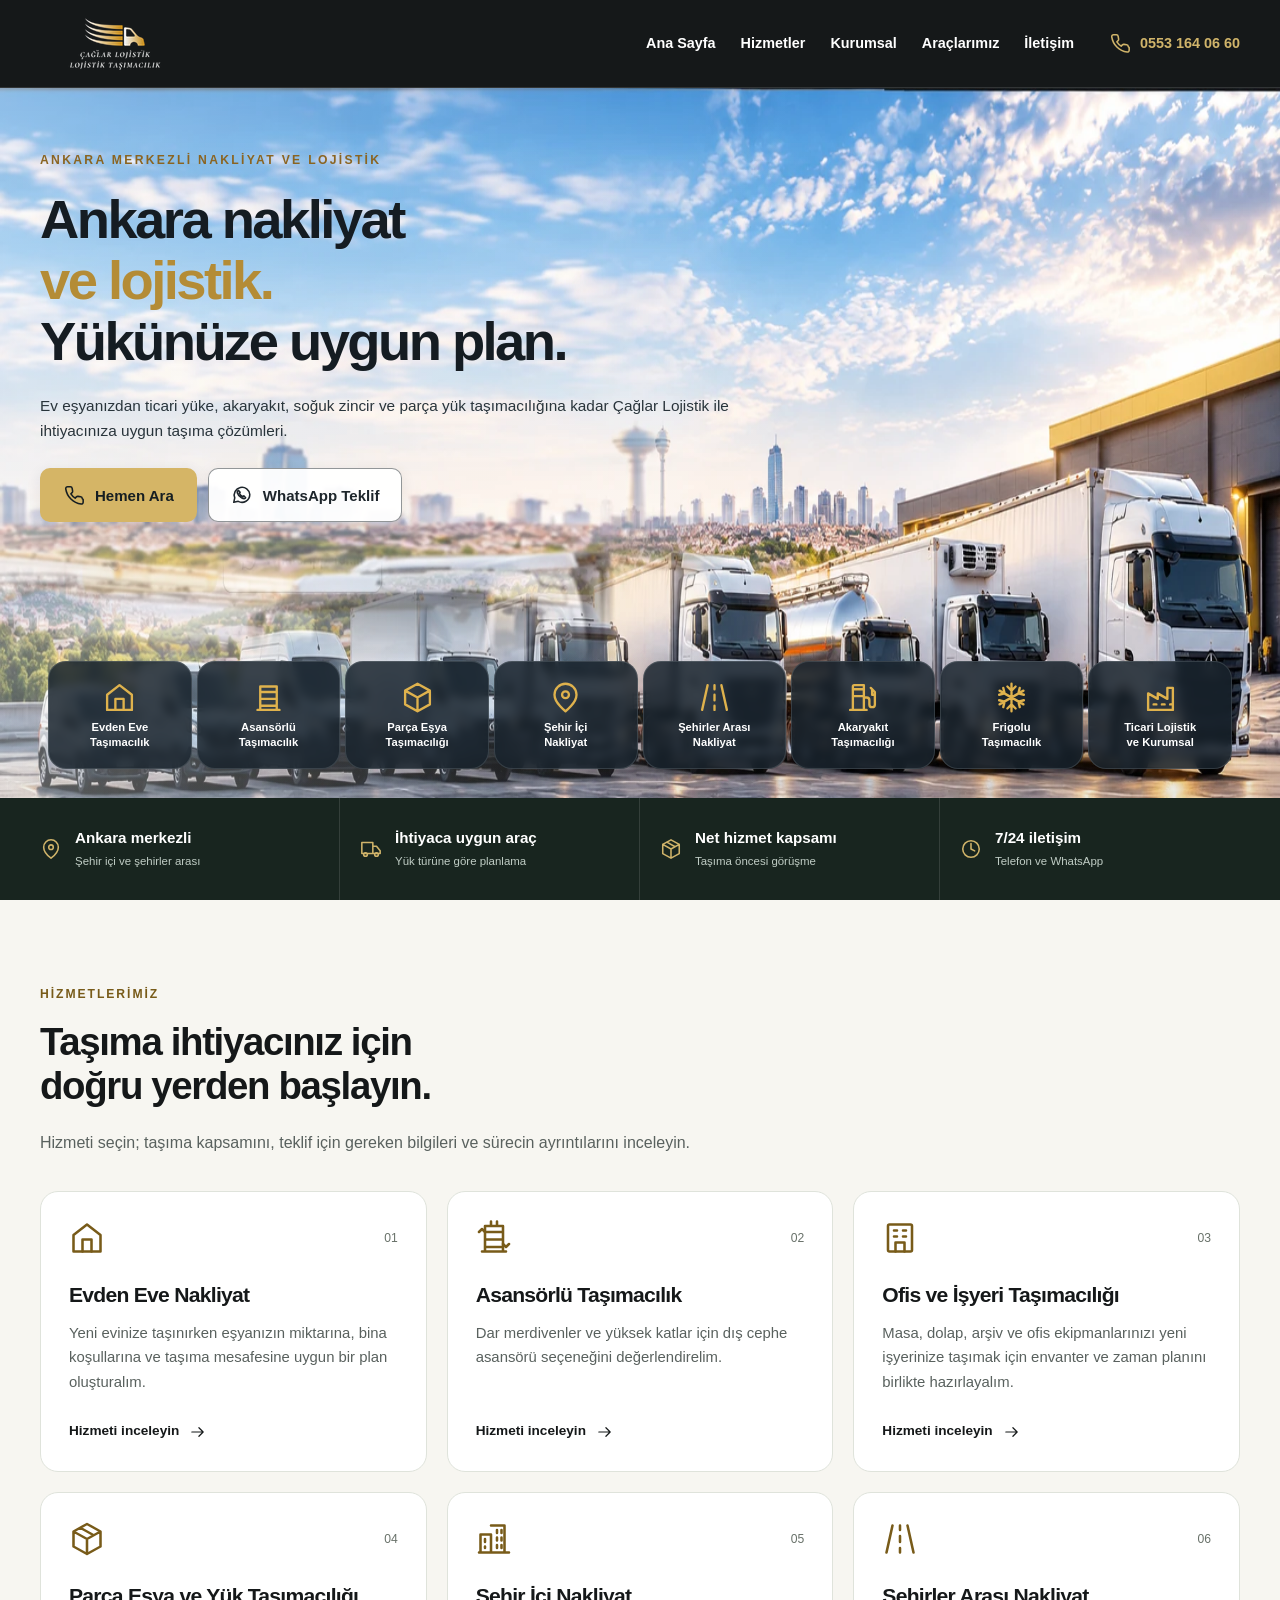
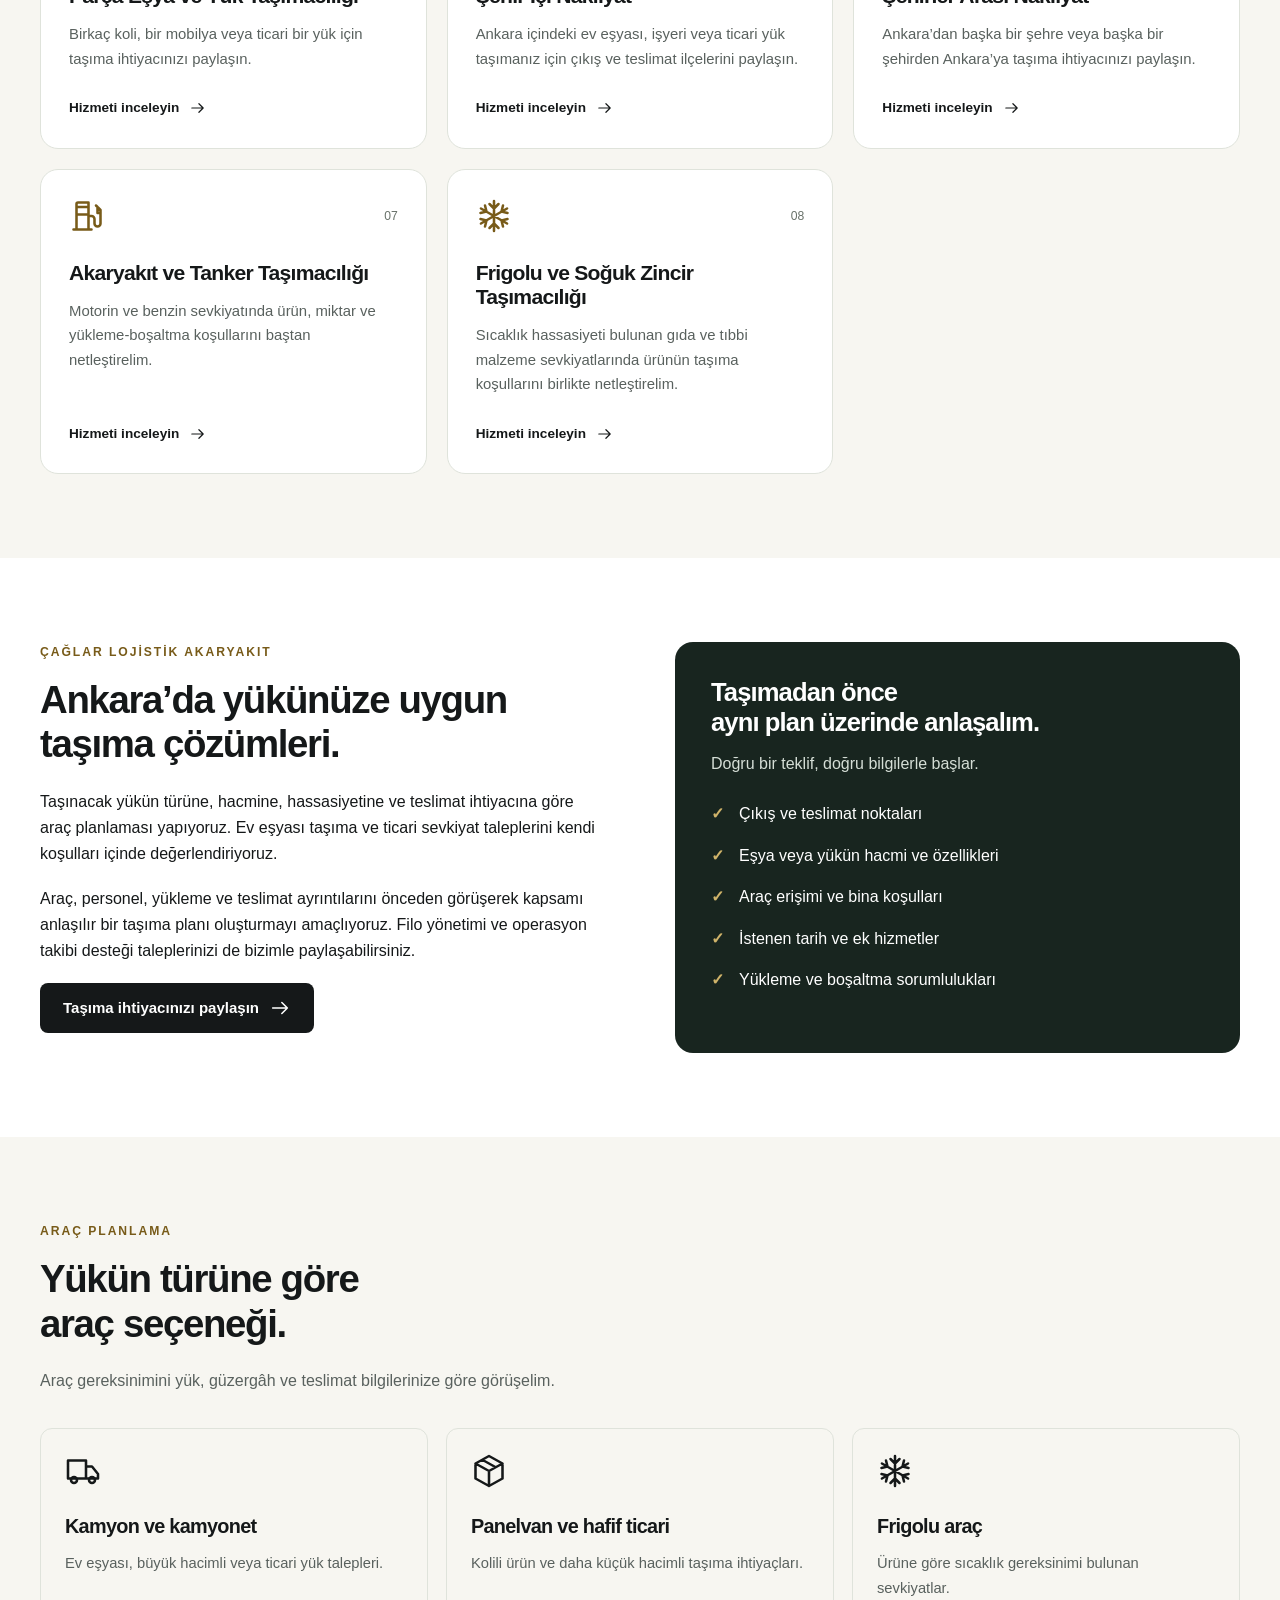
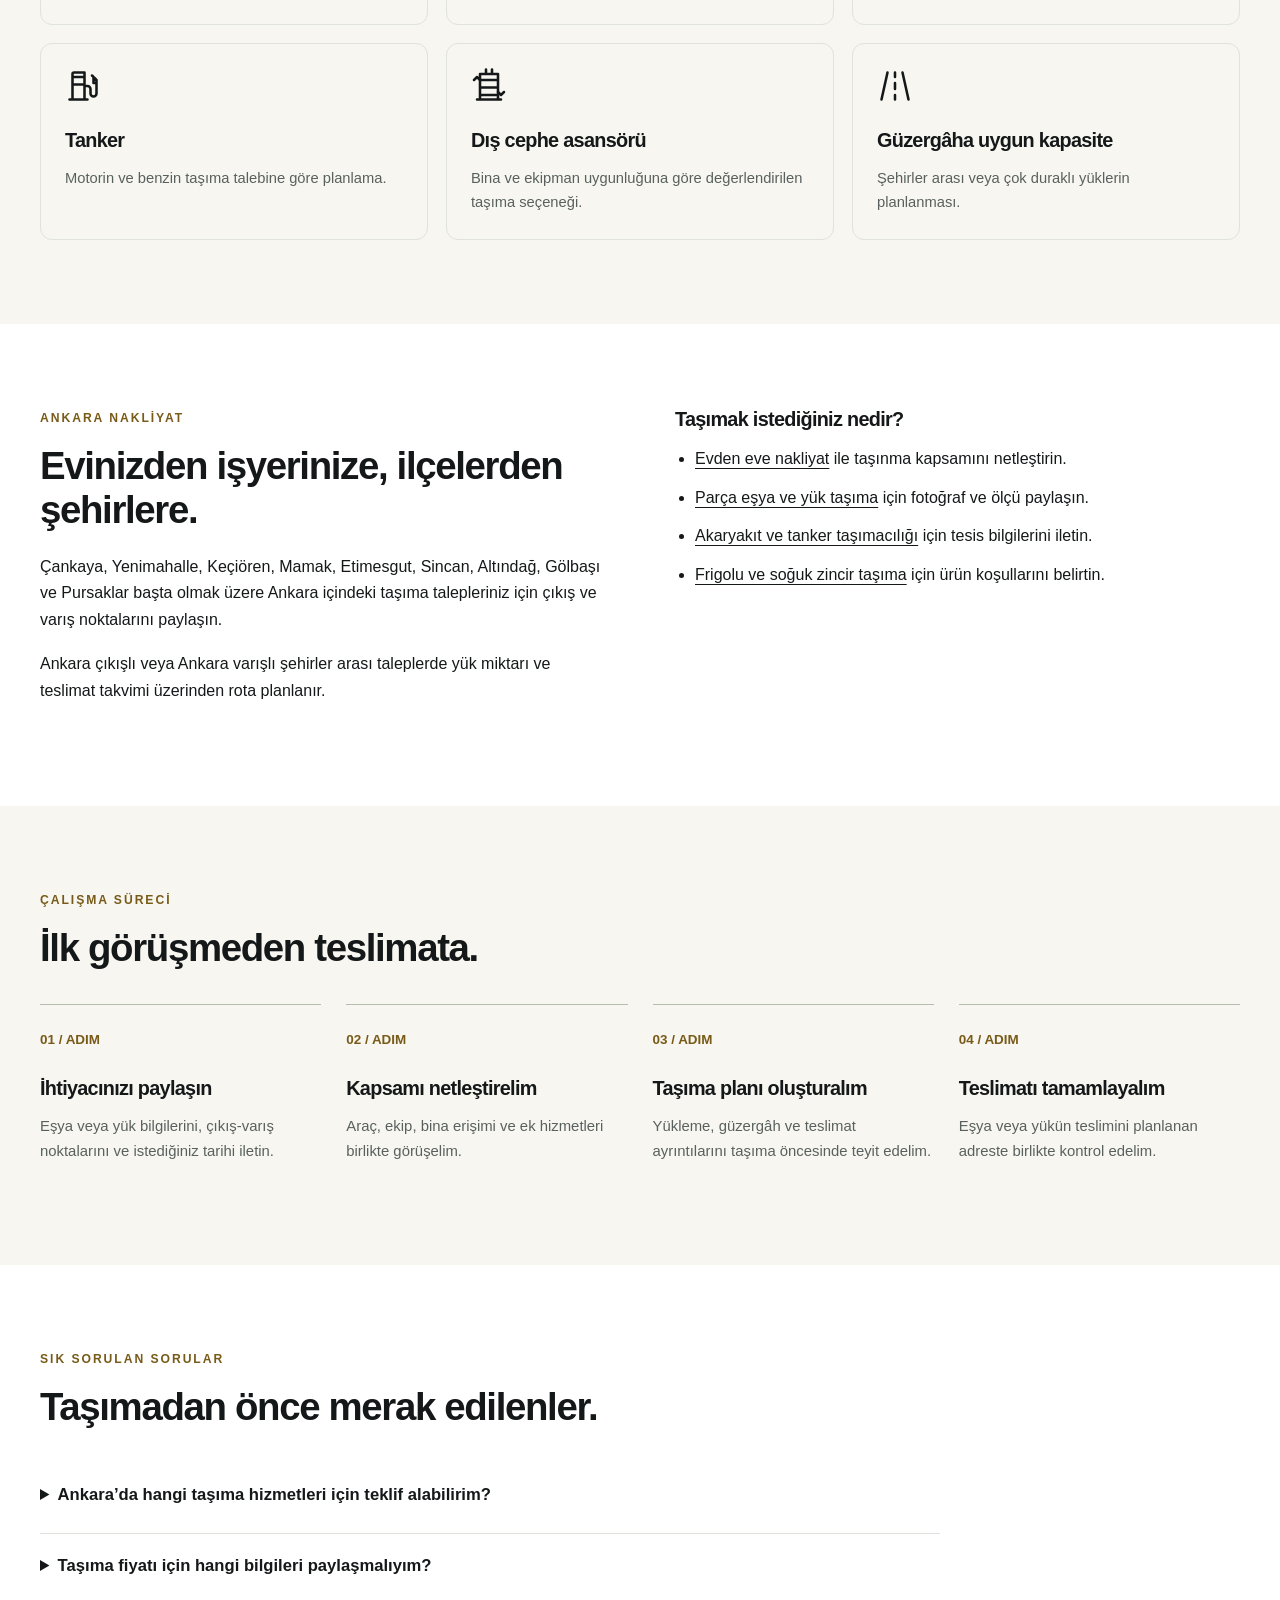
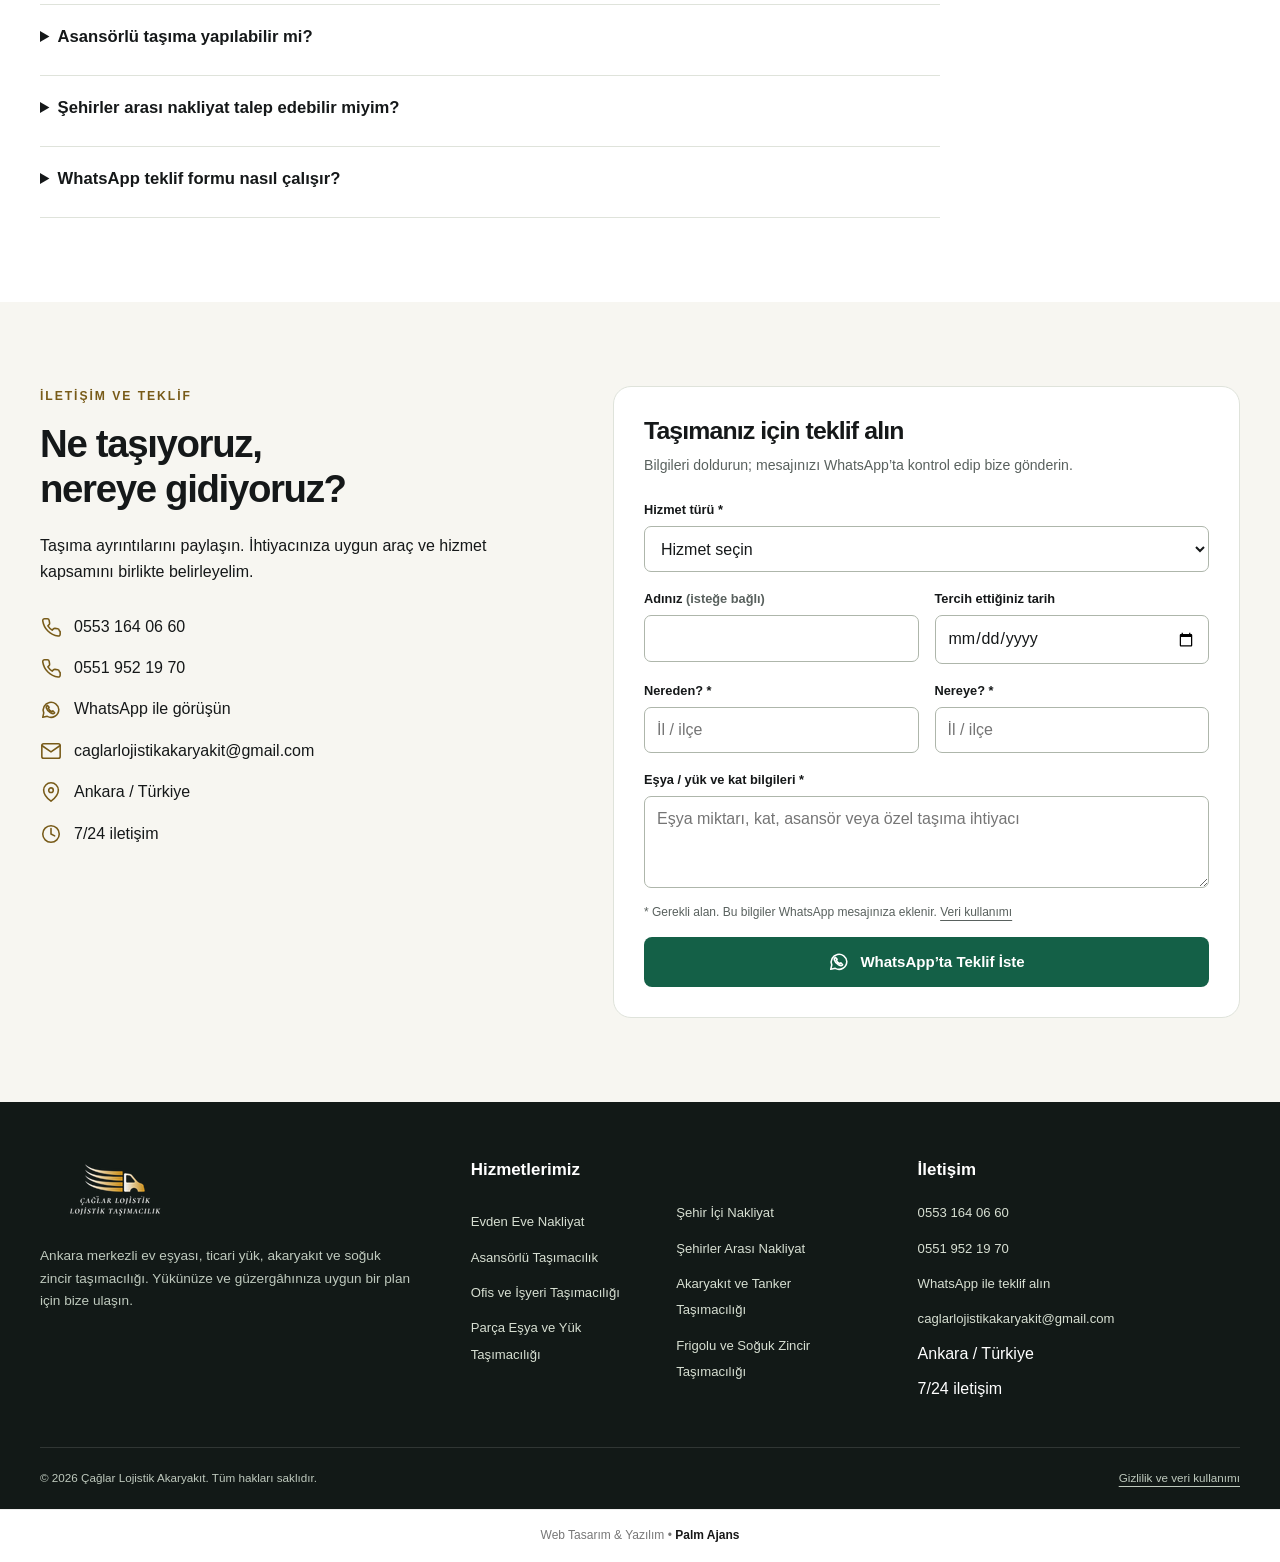
<file: index.html>
<!doctype html>
<html lang="tr">

<head>
  <meta charset="utf-8">
  <meta name="viewport" content="width=device-width, initial-scale=1">
  <title>Ankara Nakliyat ve Lojistik | Çağlar Lojistik Akaryakıt</title>
  <meta name="description"
    content="Ankara nakliyat ve lojistik: evden eve, asansörlü, şehir içi, şehirler arası, parça yük, akaryakıt ve frigolu taşıma için Çağlar Lojistik’ten teklif alın.">
  <meta name="robots" content="index, follow, max-image-preview:large">
  <meta name="theme-color" content="#18251f">
  <link rel="canonical" href="https://caglarlojistikankara.com/">
  <link rel="icon" href="logo.png" type="image/png">
  <meta property="og:type" content="website">
  <meta property="og:locale" content="tr_TR">
  <meta property="og:site_name" content="Çağlar Lojistik Akaryakıt">
  <meta property="og:title" content="Ankara Nakliyat ve Lojistik | Çağlar Lojistik Akaryakıt">
  <meta property="og:description"
    content="Ankara nakliyat ve lojistik: evden eve, asansörlü, şehir içi, şehirler arası, parça yük, akaryakıt ve frigolu taşıma için Çağlar Lojistik’ten teklif alın.">
  <meta property="og:url" content="https://caglarlojistikankara.com/">
  <meta property="og:image" content="https://caglarlojistikankara.com/paylasim.jpg">
  <meta property="og:image:width" content="1200">
  <meta property="og:image:height" content="630">
  <meta property="og:image:alt" content="Çağlar Lojistik Akaryakıt Ankara taşımacılık hizmetleri">
  <meta name="twitter:card" content="summary_large_image">
  <meta name="twitter:title" content="Ankara Nakliyat ve Lojistik | Çağlar Lojistik Akaryakıt">
  <meta name="twitter:description"
    content="Ankara nakliyat ve lojistik: evden eve, asansörlü, şehir içi, şehirler arası, parça yük, akaryakıt ve frigolu taşıma için Çağlar Lojistik’ten teklif alın.">
  <meta name="twitter:image" content="https://caglarlojistikankara.com/paylasim.jpg">
  <link rel="preload" as="image" href="ankara-lojistik-aydinlik.webp" fetchpriority="high">
  <link rel="stylesheet" href="assets/site.v1.css">
  <link rel="stylesheet" href="assets/hero-light.v2.css?v=20261022">
  <script defer src="assets/tracking-config.js"></script>
  <script defer src="assets/site.v1.js"></script>
  <script
    type="application/ld+json">{"@context":"https://schema.org","@graph":[{"@type":"Organization","@id":"https://caglarlojistikankara.com/#organization","name":"Çağlar Lojistik Akaryakıt","url":"https://caglarlojistikankara.com/","logo":{"@type":"ImageObject","url":"https://caglarlojistikankara.com/logo.png","width":150,"height":60},"telephone":"+905531640660","email":"caglarlojistikakaryakit@gmail.com","contactPoint":[{"@type":"ContactPoint","telephone":"+905531640660","contactType":"customer service","availableLanguage":"Turkish"},{"@type":"ContactPoint","telephone":"+905519521970","contactType":"customer service","availableLanguage":"Turkish"}],"areaServed":[{"@type":"City","name":"Ankara"},{"@type":"Country","name":"Türkiye"}]},{"@type":"WebSite","@id":"https://caglarlojistikankara.com/#website","url":"https://caglarlojistikankara.com/","name":"Çağlar Lojistik Akaryakıt","inLanguage":"tr-TR","publisher":{"@id":"https://caglarlojistikankara.com/#organization"}},{"@type":"WebPage","@id":"https://caglarlojistikankara.com/#webpage","url":"https://caglarlojistikankara.com/","name":"Çağlar Lojistik Akaryakıt","description":"Ankara nakliyat ve lojistik: evden eve, asansörlü, şehir içi, şehirler arası, parça yük, akaryakıt ve frigolu taşıma için Çağlar Lojistik’ten teklif alın.","isPartOf":{"@id":"https://caglarlojistikankara.com/#website"},"inLanguage":"tr-TR"},{"@type":"FAQPage","mainEntity":[{"@type":"Question","name":"Ankara’da hangi taşıma hizmetleri için teklif alabilirim?","acceptedAnswer":{"@type":"Answer","text":"Evden eve, asansörlü, ofis, parça eşya ve yük, şehir içi, şehirler arası, akaryakıt-tanker ve frigolu taşıma taleplerinizi iletebilirsiniz. Hizmet kapsamı, araç ve tarih uygunluğu talebinize göre görüşülür."}},{"@type":"Question","name":"Taşıma fiyatı için hangi bilgileri paylaşmalıyım?","acceptedAnswer":{"@type":"Answer","text":"Hizmet türü, çıkış ve varış noktaları, eşya veya yük miktarı, katlar, istenen tarih ve özel ihtiyaçlar teklif hazırlanmasına yardımcı olur. Fotoğraf ve ölçü paylaşabilirsiniz."}},{"@type":"Question","name":"Asansörlü taşıma yapılabilir mi?","acceptedAnswer":{"@type":"Answer","text":"Bina erişimi, zemin, çalışma alanı ve ekipman uygunluğu değerlendirilir. Kat bilgisiyle birlikte bina önü ve balkon veya pencere fotoğrafını paylaşın."}},{"@type":"Question","name":"Şehirler arası nakliyat talep edebilir miyim?","acceptedAnswer":{"@type":"Answer","text":"Ankara çıkışlı veya Ankara varışlı taşıma taleplerinizi şehirler, yük bilgisi ve tarih ile iletebilirsiniz. Güzergâh ve teslimat takvimi görüşme sırasında netleştirilir."}},{"@type":"Question","name":"WhatsApp teklif formu nasıl çalışır?","acceptedAnswer":{"@type":"Answer","text":"Formdaki hizmet, güzergâh, tarih ve yük bilgileri bir WhatsApp mesajına eklenir. Mesajı WhatsApp’ta kontrol edip gönderdiğinizde talebiniz bize ulaşır."}}]}]}</script>
</head>

<body data-service="Genel lojistik">
  <a class="skip-link" href="#icerik">İçeriğe geç</a>
  <header class="site-header">
    <div class="container header-inner">
      <a class="brand" href="./" aria-label="Çağlar Lojistik ana sayfa"><img src="logo.png" width="150" height="60"
          alt="Çağlar Lojistik Akaryakıt"></a>
      <nav class="main-nav" id="main-menu" aria-label="Ana menü"><a href="./" aria-current="page">Ana Sayfa</a><a
          href="#hizmetler">Hizmetler</a><a href="#kurumsal">Kurumsal</a><a href="#filo">Araçlarımız</a><a
          href="#iletisim">İletişim</a></nav>
      <a class="header-phone" data-location="header" href="tel:+905531640660"><svg class="icon" viewBox="0 0 24 24"
          aria-hidden="true">
          <path
            d="M22 16.9v3a2 2 0 0 1-2.2 2A19.8 19.8 0 0 1 3 5.2 2 2 0 0 1 5 3h3a2 2 0 0 1 2 1.7l.5 3a2 2 0 0 1-.6 1.7L8.6 10.7a16 16 0 0 0 4.7 4.7l1.3-1.3a2 2 0 0 1 1.7-.6l3 .5a2 2 0 0 1 1.7 1.9Z" />
        </svg>0553 164 06 60</a>
      <button class="menu-toggle" type="button" aria-label="Menüyü aç veya kapat" aria-controls="main-menu"
        aria-expanded="false"><svg class="icon" viewBox="0 0 24 24" aria-hidden="true">
          <path d="M4 6h16M4 12h16M4 18h16" />
        </svg></button>
    </div>
  </header>
  <main id="icerik">
    <section class="home-hero hero-bright" aria-label="Ankara nakliyat ve lojistik">
      <img class="hero-image" src="ankara-lojistik-aydinlik.webp" width="1800" height="623"
        alt="Küçük panelvanlardan kamyonlara, tanker ve büyük tırlara uzanan lojistik araçları" fetchpriority="high"
        decoding="async">
      <div class="hero-shade" aria-hidden="true"></div>
      <div class="container hero-inner">
        <div class="hero-copy">
          <span class="eyebrow">ANKARA MERKEZLİ NAKLİYAT VE LOJİSTİK</span>
          <h1>Ankara nakliyat<br><em>ve lojistik.</em><br>Yükünüze uygun plan.</h1>
          <p>Ev eşyanızdan ticari yüke, akaryakıt, soğuk zincir ve parça yük taşımacılığına kadar Çağlar Lojistik ile
            ihtiyacınıza uygun taşıma çözümleri.</p>
          <div class="actions">
            <a class="btn btn-gold" data-location="hero" href="tel:+905531640660"><svg class="icon" viewBox="0 0 24 24"
                aria-hidden="true">
                <path
                  d="M22 16.9v3a2 2 0 0 1-2.2 2A19.8 19.8 0 0 1 3 5.2 2 2 0 0 1 5 3h3a2 2 0 0 1 2 1.7l.5 3a2 2 0 0 1-.6 1.7L8.6 10.7a16 16 0 0 0 4.7 4.7l1.3-1.3a2 2 0 0 1 1.7-.6l3 .5a2 2 0 0 1 1.7 1.9Z" />
              </svg>Hemen Ara</a>
            <a class="btn btn-outline" data-location="hero"
              href="https://wa.me/905531640660?text=Merhaba%20%C3%87a%C4%9Flar%20Lojistik%2C%20lojistik%20ve%20nakliyat%20i%C3%A7in%20teklif%20almak%20istiyorum."
              target="_blank" rel="noopener"><svg class="icon" viewBox="0 0 24 24" aria-hidden="true">
                <path d="M20.5 11.5a8.5 8.5 0 0 1-12.6 7.4L3 20l1.1-4.9A8.5 8.5 0 1 1 20.5 11.5Z" />
                <path d="m8 7 2 2-1 1a8 8 0 0 0 4 4l1-1 2 2c-1 3-8-1-9-5-.5-1.5 0-2.5 1-3Z" />
              </svg>WhatsApp Teklif</a>
          </div>
          <div class="mobile-hero-strip" aria-label="Mobil hızlı hizmetler">
            <a class="mobile-strip-card" href="ankara-evden-eve-nakliyat.html"><strong>Evden
                Eve</strong><span>Taşımacılık</span></a>
            <a class="mobile-strip-card" href="ankara-sehir-ici-nakliyat.html"><strong>Şehir
                İçi</strong><span>Nakliyat</span></a>
            <a class="mobile-strip-card" href="ankara-sehirler-arasi-nakliyat.html"><strong>Şehirler
                Arası</strong><span>Nakliyat</span></a>
            <a class="mobile-strip-card" href="#hizmetler"><strong>Tüm Hizmetler</strong><span>Detayları Gör</span></a>
          </div>
        </div>
      </div>
      <nav class="hero-services" aria-label="Hızlı hizmet bağlantıları">
        <a class="hero-service" href="ankara-evden-eve-nakliyat.html"><svg class="icon" viewBox="0 0 24 24"
            aria-hidden="true">
            <path d="m3 10 9-7 9 7v11H3V10Z" />
            <path d="M9 21v-8h6v8" />
          </svg><span>Evden Eve<br>Taşımacılık</span></a>
        <a class="hero-service" href="ankara-asansorlu-tasimacilik.html"><svg class="icon" viewBox="0 0 24 24"
            aria-hidden="true">
            <path d="M4 21h16M6 21V4h12v17M6 8h12M6 13h12M6 18h12" />
          </svg><span>Asansörlü<br>Taşımacılık</span></a>
        <a class="hero-service" href="ankara-parca-esya-tasimaciligi.html"><svg class="icon" viewBox="0 0 24 24"
            aria-hidden="true">
            <path d="m12 2 9 5v10l-9 5-9-5V7l9-5Zm0 10v10M3 7l9 5 9-5" />
          </svg><span>Parça Eşya<br>Taşımacılığı</span></a>
        <a class="hero-service" href="ankara-sehir-ici-nakliyat.html"><svg class="icon" viewBox="0 0 24 24"
            aria-hidden="true">
            <path d="M20 10c0 6-8 12-8 12S4 16 4 10a8 8 0 1 1 16 0Z" />
            <circle cx="12" cy="10" r="2.5" />
          </svg><span>Şehir İçi<br>Nakliyat</span></a>
        <a class="hero-service" href="ankara-sehirler-arasi-nakliyat.html"><svg class="icon" viewBox="0 0 24 24"
            aria-hidden="true">
            <path d="m7 3-4 18M17 3l4 18M12 3v3m0 4v4m0 4v3" />
          </svg><span>Şehirler Arası<br>Nakliyat</span></a>
        <a class="hero-service" href="ankara-akaryakit-tanker-tasimaciligi.html"><svg class="icon" viewBox="0 0 24 24"
            aria-hidden="true">
            <path d="M3 21h12M5 21V4a1 1 0 0 1 1-1h7v18M5 6h8v5H5m8 1h2a2 2 0 0 1 2 2v3a2 2 0 0 0 4 0V8l-3-3m1 1v4h2" />
          </svg><span>Akaryakıt<br>Taşımacılığı</span></a>
        <a class="hero-service" href="ankara-frigolu-tasimacilik.html"><svg class="icon" viewBox="0 0 24 24"
            aria-hidden="true">
            <path
              d="M12 2v20M3.3 7l17.4 10M3.3 17 20.7 7M9 4l3 3 3-3M9 20l3-3 3 3M3 10l4-1-1-4m15 9-4 1 1 4M3 14l4 1-1 4m15-9-4-1 1-4" />
          </svg><span>Frigolu<br>Taşımacılık</span></a>
        <a class="hero-service" href="ankara-ofis-tasimaciligi.html"><svg class="icon" viewBox="0 0 24 24"
            aria-hidden="true">
            <path d="M3 21V9l7 4V9l7 4V5h4v16H3Zm4-4h2m4 0h2m4 0h1" />
          </svg><span>Ticari Lojistik<br>ve Kurumsal</span></a>
      </nav>
    </section>
    <section class="benefits" aria-label="Hizmet yaklaşımımız">
      <div class="container benefit-grid">
        <div class="benefit"><svg class="icon" viewBox="0 0 24 24" aria-hidden="true">
            <path d="M20 10c0 6-8 12-8 12S4 16 4 10a8 8 0 1 1 16 0Z" />
            <circle cx="12" cy="10" r="2.5" />
          </svg>
          <div><strong>Ankara merkezli</strong><small>Şehir içi ve şehirler arası</small></div>
        </div>
        <div class="benefit"><svg class="icon" viewBox="0 0 24 24" aria-hidden="true">
            <path d="M2 5h12v12H2zM14 9h4l4 5v3h-8" />
            <circle cx="6" cy="18" r="2" />
            <circle cx="18" cy="18" r="2" />
          </svg>
          <div><strong>İhtiyaca uygun araç</strong><small>Yük türüne göre planlama</small></div>
        </div>
        <div class="benefit"><svg class="icon" viewBox="0 0 24 24" aria-hidden="true">
            <path d="m12 2 9 5v10l-9 5-9-5V7l9-5Zm0 10v10M3 7l9 5 9-5M7.5 4.5l9 5" />
          </svg>
          <div><strong>Net hizmet kapsamı</strong><small>Taşıma öncesi görüşme</small></div>
        </div>
        <div class="benefit"><svg class="icon" viewBox="0 0 24 24" aria-hidden="true">
            <circle cx="12" cy="12" r="9" />
            <path d="M12 6v6l4 2" />
          </svg>
          <div><strong>7/24 iletişim</strong><small>Telefon ve WhatsApp</small></div>
        </div>
      </div>
    </section>
    <section class="section soft" id="hizmetler">
      <div class="container">
        <div class="section-heading"><span class="eyebrow">HİZMETLERİMİZ</span>
          <h2>Taşıma ihtiyacınız için<br>doğru yerden başlayın.</h2>
          <p>Hizmeti seçin; taşıma kapsamını, teklif için gereken bilgileri ve sürecin ayrıntılarını inceleyin.</p>
        </div>
        <div class="service-grid">
          <article class="service-card">
            <div class="card-top"><svg class="icon icon-lg" viewBox="0 0 24 24" aria-hidden="true">
                <path d="m3 10 9-7 9 7v11H3V10Z" />
                <path d="M9 21v-8h6v8" />
              </svg><span class="card-num">01</span></div>
            <h3><a href="ankara-evden-eve-nakliyat.html">Evden Eve Nakliyat</a></h3>
            <p>Yeni evinize taşınırken eşyanızın miktarına, bina koşullarına ve taşıma mesafesine uygun bir plan
              oluşturalım.</p><a class="card-link" href="ankara-evden-eve-nakliyat.html"
              aria-label="Evden Eve Nakliyat hizmet ayrıntıları">Hizmeti inceleyin <svg class="icon" viewBox="0 0 24 24"
                aria-hidden="true">
                <path d="M4 12h16m-6-6 6 6-6 6" />
              </svg></a>
          </article>
          <article class="service-card">
            <div class="card-top"><svg class="icon icon-lg" viewBox="0 0 24 24" aria-hidden="true">
                <path d="M4 21h16M6 21V4h12v17M6 8h12M6 13h12M6 18h12M10 4V1m4 3V1" />
                <path d="m2 8 2-2 2 2m12 8 2 2 2-2" />
              </svg><span class="card-num">02</span></div>
            <h3><a href="ankara-asansorlu-tasimacilik.html">Asansörlü Taşımacılık</a></h3>
            <p>Dar merdivenler ve yüksek katlar için dış cephe asansörü seçeneğini değerlendirelim.</p><a
              class="card-link" href="ankara-asansorlu-tasimacilik.html"
              aria-label="Asansörlü Taşımacılık hizmet ayrıntıları">Hizmeti inceleyin <svg class="icon"
                viewBox="0 0 24 24" aria-hidden="true">
                <path d="M4 12h16m-6-6 6 6-6 6" />
              </svg></a>
          </article>
          <article class="service-card">
            <div class="card-top"><svg class="icon icon-lg" viewBox="0 0 24 24" aria-hidden="true">
                <rect x="4" y="3" width="16" height="18" rx="1" />
                <path d="M8 7h2m4 0h2M8 11h2m4 0h2M9 21v-6h6v6" />
              </svg><span class="card-num">03</span></div>
            <h3><a href="ankara-ofis-tasimaciligi.html">Ofis ve İşyeri Taşımacılığı</a></h3>
            <p>Masa, dolap, arşiv ve ofis ekipmanlarınızı yeni işyerinize taşımak için envanter ve zaman planını
              birlikte hazırlayalım.</p><a class="card-link" href="ankara-ofis-tasimaciligi.html"
              aria-label="Ofis ve İşyeri Taşımacılığı hizmet ayrıntıları">Hizmeti inceleyin <svg class="icon"
                viewBox="0 0 24 24" aria-hidden="true">
                <path d="M4 12h16m-6-6 6 6-6 6" />
              </svg></a>
          </article>
          <article class="service-card">
            <div class="card-top"><svg class="icon icon-lg" viewBox="0 0 24 24" aria-hidden="true">
                <path d="m12 2 9 5v10l-9 5-9-5V7l9-5Zm0 10v10M3 7l9 5 9-5M7.5 4.5l9 5" />
              </svg><span class="card-num">04</span></div>
            <h3><a href="ankara-parca-esya-tasimaciligi.html">Parça Eşya ve Yük Taşımacılığı</a></h3>
            <p>Birkaç koli, bir mobilya veya ticari bir yük için taşıma ihtiyacınızı paylaşın.</p><a class="card-link"
              href="ankara-parca-esya-tasimaciligi.html"
              aria-label="Parça Eşya ve Yük Taşımacılığı hizmet ayrıntıları">Hizmeti inceleyin <svg class="icon"
                viewBox="0 0 24 24" aria-hidden="true">
                <path d="M4 12h16m-6-6 6 6-6 6" />
              </svg></a>
          </article>
          <article class="service-card">
            <div class="card-top"><svg class="icon icon-lg" viewBox="0 0 24 24" aria-hidden="true">
                <path d="M2 21h20M3 21V9h7v12m0-18h9v18M6 12v2m0 3v1m8-12v2m3-2v2m-3 3v2m3-2v2m-3 3v2m3-2v2" />
              </svg><span class="card-num">05</span></div>
            <h3><a href="ankara-sehir-ici-nakliyat.html">Şehir İçi Nakliyat</a></h3>
            <p>Ankara içindeki ev eşyası, işyeri veya ticari yük taşımanız için çıkış ve teslimat ilçelerini paylaşın.
            </p><a class="card-link" href="ankara-sehir-ici-nakliyat.html"
              aria-label="Şehir İçi Nakliyat hizmet ayrıntıları">Hizmeti inceleyin <svg class="icon" viewBox="0 0 24 24"
                aria-hidden="true">
                <path d="M4 12h16m-6-6 6 6-6 6" />
              </svg></a>
          </article>
          <article class="service-card">
            <div class="card-top"><svg class="icon icon-lg" viewBox="0 0 24 24" aria-hidden="true">
                <path d="m7 3-4 18M17 3l4 18M12 3v3m0 4v4m0 4v3" />
              </svg><span class="card-num">06</span></div>
            <h3><a href="ankara-sehirler-arasi-nakliyat.html">Şehirler Arası Nakliyat</a></h3>
            <p>Ankara’dan başka bir şehre veya başka bir şehirden Ankara’ya taşıma ihtiyacınızı paylaşın.</p><a
              class="card-link" href="ankara-sehirler-arasi-nakliyat.html"
              aria-label="Şehirler Arası Nakliyat hizmet ayrıntıları">Hizmeti inceleyin <svg class="icon"
                viewBox="0 0 24 24" aria-hidden="true">
                <path d="M4 12h16m-6-6 6 6-6 6" />
              </svg></a>
          </article>
          <article class="service-card">
            <div class="card-top"><svg class="icon icon-lg" viewBox="0 0 24 24" aria-hidden="true">
                <path
                  d="M3 21h12M5 21V4a1 1 0 0 1 1-1h7v18M5 6h8v5H5m8 1h2a2 2 0 0 1 2 2v3a2 2 0 0 0 4 0V8l-3-3m1 1v4h2" />
              </svg><span class="card-num">07</span></div>
            <h3><a href="ankara-akaryakit-tanker-tasimaciligi.html">Akaryakıt ve Tanker Taşımacılığı</a></h3>
            <p>Motorin ve benzin sevkiyatında ürün, miktar ve yükleme-boşaltma koşullarını baştan netleştirelim.</p><a
              class="card-link" href="ankara-akaryakit-tanker-tasimaciligi.html"
              aria-label="Akaryakıt ve Tanker Taşımacılığı hizmet ayrıntıları">Hizmeti inceleyin <svg class="icon"
                viewBox="0 0 24 24" aria-hidden="true">
                <path d="M4 12h16m-6-6 6 6-6 6" />
              </svg></a>
          </article>
          <article class="service-card">
            <div class="card-top"><svg class="icon icon-lg" viewBox="0 0 24 24" aria-hidden="true">
                <path
                  d="M12 2v20M3.3 7l17.4 10M3.3 17 20.7 7M9 4l3 3 3-3M9 20l3-3 3 3M3 10l4-1-1-4m15 9-4 1 1 4M3 14l4 1-1 4m15-9-4-1 1-4" />
              </svg><span class="card-num">08</span></div>
            <h3><a href="ankara-frigolu-tasimacilik.html">Frigolu ve Soğuk Zincir Taşımacılığı</a></h3>
            <p>Sıcaklık hassasiyeti bulunan gıda ve tıbbi malzeme sevkiyatlarında ürünün taşıma koşullarını birlikte
              netleştirelim.</p><a class="card-link" href="ankara-frigolu-tasimacilik.html"
              aria-label="Frigolu ve Soğuk Zincir Taşımacılığı hizmet ayrıntıları">Hizmeti inceleyin <svg class="icon"
                viewBox="0 0 24 24" aria-hidden="true">
                <path d="M4 12h16m-6-6 6 6-6 6" />
              </svg></a>
          </article>
        </div>
      </div>
    </section>
    <section class="section" id="kurumsal">
      <div class="container split">
        <div><span class="eyebrow">ÇAĞLAR LOJİSTİK AKARYAKIT</span>
          <h2>Ankara’da yükünüze uygun taşıma çözümleri.</h2>
          <p>Taşınacak yükün türüne, hacmine, hassasiyetine ve teslimat ihtiyacına göre araç planlaması yapıyoruz. Ev
            eşyası taşıma ve ticari sevkiyat taleplerini kendi koşulları içinde değerlendiriyoruz.</p>
          <p>Araç, personel, yükleme ve teslimat ayrıntılarını önceden görüşerek kapsamı anlaşılır bir taşıma planı
            oluşturmayı amaçlıyoruz. Filo yönetimi ve operasyon takibi desteği taleplerinizi de bizimle
            paylaşabilirsiniz.</p><a href="#iletisim" class="btn btn-dark">Taşıma ihtiyacınızı paylaşın <svg
              class="icon" viewBox="0 0 24 24" aria-hidden="true">
              <path d="M4 12h16m-6-6 6 6-6 6" />
            </svg></a>
        </div>
        <div class="feature-panel">
          <h3>Taşımadan önce<br>aynı plan üzerinde anlaşalım.</h3>
          <p>Doğru bir teklif, doğru bilgilerle başlar.</p>
          <ul class="check-list">
            <li>Çıkış ve teslimat noktaları</li>
            <li>Eşya veya yükün hacmi ve özellikleri</li>
            <li>Araç erişimi ve bina koşulları</li>
            <li>İstenen tarih ve ek hizmetler</li>
            <li>Yükleme ve boşaltma sorumlulukları</li>
          </ul>
        </div>
      </div>
    </section>
    <section class="section soft" id="filo">
      <div class="container">
        <div class="section-heading"><span class="eyebrow">ARAÇ PLANLAMA</span>
          <h2>Yükün türüne göre<br>araç seçeneği.</h2>
          <p>Araç gereksinimini yük, güzergâh ve teslimat bilgilerinize göre görüşelim.</p>
        </div>
        <div class="fleet-grid">
          <article class="fleet-card"><svg class="icon icon-lg" viewBox="0 0 24 24" aria-hidden="true">
              <path d="M2 5h12v12H2zM14 9h4l4 5v3h-8" />
              <circle cx="6" cy="18" r="2" />
              <circle cx="18" cy="18" r="2" />
            </svg>
            <h3>Kamyon ve kamyonet</h3>
            <p>Ev eşyası, büyük hacimli veya ticari yük talepleri.</p>
          </article>
          <article class="fleet-card"><svg class="icon icon-lg" viewBox="0 0 24 24" aria-hidden="true">
              <path d="m12 2 9 5v10l-9 5-9-5V7l9-5Zm0 10v10M3 7l9 5 9-5M7.5 4.5l9 5" />
            </svg>
            <h3>Panelvan ve hafif ticari</h3>
            <p>Kolili ürün ve daha küçük hacimli taşıma ihtiyaçları.</p>
          </article>
          <article class="fleet-card"><svg class="icon icon-lg" viewBox="0 0 24 24" aria-hidden="true">
              <path
                d="M12 2v20M3.3 7l17.4 10M3.3 17 20.7 7M9 4l3 3 3-3M9 20l3-3 3 3M3 10l4-1-1-4m15 9-4 1 1 4M3 14l4 1-1 4m15-9-4-1 1-4" />
            </svg>
            <h3>Frigolu araç</h3>
            <p>Ürüne göre sıcaklık gereksinimi bulunan sevkiyatlar.</p>
          </article>
          <article class="fleet-card"><svg class="icon icon-lg" viewBox="0 0 24 24" aria-hidden="true">
              <path
                d="M3 21h12M5 21V4a1 1 0 0 1 1-1h7v18M5 6h8v5H5m8 1h2a2 2 0 0 1 2 2v3a2 2 0 0 0 4 0V8l-3-3m1 1v4h2" />
            </svg>
            <h3>Tanker</h3>
            <p>Motorin ve benzin taşıma talebine göre planlama.</p>
          </article>
          <article class="fleet-card"><svg class="icon icon-lg" viewBox="0 0 24 24" aria-hidden="true">
              <path d="M4 21h16M6 21V4h12v17M6 8h12M6 13h12M6 18h12M10 4V1m4 3V1" />
              <path d="m2 8 2-2 2 2m12 8 2 2 2-2" />
            </svg>
            <h3>Dış cephe asansörü</h3>
            <p>Bina ve ekipman uygunluğuna göre değerlendirilen taşıma seçeneği.</p>
          </article>
          <article class="fleet-card"><svg class="icon icon-lg" viewBox="0 0 24 24" aria-hidden="true">
              <path d="m7 3-4 18M17 3l4 18M12 3v3m0 4v4m0 4v3" />
            </svg>
            <h3>Güzergâha uygun kapasite</h3>
            <p>Şehirler arası veya çok duraklı yüklerin planlanması.</p>
          </article>
        </div>
      </div>
    </section>
    <section class="section" id="seo">
      <div class="container split">
        <div><span class="eyebrow">ANKARA NAKLİYAT</span>
          <h2>Evinizden işyerinize, ilçelerden şehirlere.</h2>
          <p>Çankaya, Yenimahalle, Keçiören, Mamak, Etimesgut, Sincan, Altındağ, Gölbaşı ve Pursaklar başta olmak üzere
            Ankara içindeki taşıma talepleriniz için çıkış ve varış noktalarını paylaşın.</p>
          <p>Ankara çıkışlı veya Ankara varışlı şehirler arası taleplerde yük miktarı ve teslimat takvimi üzerinden rota
            planlanır.</p>
        </div>
        <div>
          <h3>Taşımak istediğiniz nedir?</h3>
          <ul class="list">
            <li><a href="ankara-evden-eve-nakliyat.html">Evden eve nakliyat</a> ile taşınma kapsamını netleştirin.</li>
            <li><a href="ankara-parca-esya-tasimaciligi.html">Parça eşya ve yük taşıma</a> için fotoğraf ve ölçü
              paylaşın.</li>
            <li><a href="ankara-akaryakit-tanker-tasimaciligi.html">Akaryakıt ve tanker taşımacılığı</a> için tesis
              bilgilerini iletin.</li>
            <li><a href="ankara-frigolu-tasimacilik.html">Frigolu ve soğuk zincir taşıma</a> için ürün koşullarını
              belirtin.</li>
          </ul>
        </div>
      </div>
    </section>
    <section class="section soft">
      <div class="container">
        <div class="section-heading"><span class="eyebrow">ÇALIŞMA SÜRECİ</span>
          <h2>İlk görüşmeden teslimata.</h2>
        </div>
        <div class="process-grid">
          <article class="process-card"><span class="step-no">01 / ADIM</span>
            <h3>İhtiyacınızı paylaşın</h3>
            <p>Eşya veya yük bilgilerini, çıkış-varış noktalarını ve istediğiniz tarihi iletin.</p>
          </article>
          <article class="process-card"><span class="step-no">02 / ADIM</span>
            <h3>Kapsamı netleştirelim</h3>
            <p>Araç, ekip, bina erişimi ve ek hizmetleri birlikte görüşelim.</p>
          </article>
          <article class="process-card"><span class="step-no">03 / ADIM</span>
            <h3>Taşıma planı oluşturalım</h3>
            <p>Yükleme, güzergâh ve teslimat ayrıntılarını taşıma öncesinde teyit edelim.</p>
          </article>
          <article class="process-card"><span class="step-no">04 / ADIM</span>
            <h3>Teslimatı tamamlayalım</h3>
            <p>Eşya veya yükün teslimini planlanan adreste birlikte kontrol edelim.</p>
          </article>
        </div>
      </div>
    </section>
    <section class="section" id="sss">
      <div class="container">
        <div class="section-heading"><span class="eyebrow">SIK SORULAN SORULAR</span>
          <h2>Taşımadan önce merak edilenler.</h2>
        </div>
        <div class="faq-list">
          <details>
            <summary>Ankara’da hangi taşıma hizmetleri için teklif alabilirim?</summary>
            <p>Evden eve, asansörlü, ofis, parça eşya ve yük, şehir içi, şehirler arası, akaryakıt-tanker ve frigolu
              taşıma taleplerinizi iletebilirsiniz. Hizmet kapsamı, araç ve tarih uygunluğu talebinize göre görüşülür.
            </p>
          </details>
          <details>
            <summary>Taşıma fiyatı için hangi bilgileri paylaşmalıyım?</summary>
            <p>Hizmet türü, çıkış ve varış noktaları, eşya veya yük miktarı, katlar, istenen tarih ve özel ihtiyaçlar
              teklif hazırlanmasına yardımcı olur. Fotoğraf ve ölçü paylaşabilirsiniz.</p>
          </details>
          <details>
            <summary>Asansörlü taşıma yapılabilir mi?</summary>
            <p>Bina erişimi, zemin, çalışma alanı ve ekipman uygunluğu değerlendirilir. Kat bilgisiyle birlikte bina önü
              ve balkon veya pencere fotoğrafını paylaşın.</p>
          </details>
          <details>
            <summary>Şehirler arası nakliyat talep edebilir miyim?</summary>
            <p>Ankara çıkışlı veya Ankara varışlı taşıma taleplerinizi şehirler, yük bilgisi ve tarih ile
              iletebilirsiniz. Güzergâh ve teslimat takvimi görüşme sırasında netleştirilir.</p>
          </details>
          <details>
            <summary>WhatsApp teklif formu nasıl çalışır?</summary>
            <p>Formdaki hizmet, güzergâh, tarih ve yük bilgileri bir WhatsApp mesajına eklenir. Mesajı WhatsApp’ta
              kontrol edip gönderdiğinizde talebiniz bize ulaşır.</p>
          </details>
        </div>
      </div>
    </section>
    <section class="section soft" id="iletisim">
      <div class="container contact-grid">
        <div><span class="eyebrow">İLETİŞİM VE TEKLİF</span>
          <h2>Ne taşıyoruz,<br>nereye gidiyoruz?</h2>
          <p>Taşıma ayrıntılarını paylaşın. İhtiyacınıza uygun araç ve hizmet kapsamını birlikte belirleyelim.</p>
          <div class="contact-links"><a href="tel:+905531640660" data-location="contact"><svg class="icon"
                viewBox="0 0 24 24" aria-hidden="true">
                <path
                  d="M22 16.9v3a2 2 0 0 1-2.2 2A19.8 19.8 0 0 1 3 5.2 2 2 0 0 1 5 3h3a2 2 0 0 1 2 1.7l.5 3a2 2 0 0 1-.6 1.7L8.6 10.7a16 16 0 0 0 4.7 4.7l1.3-1.3a2 2 0 0 1 1.7-.6l3 .5a2 2 0 0 1 1.7 1.9Z" />
              </svg>0553 164 06 60</a><a href="tel:+905519521970" data-location="contact"><svg class="icon"
                viewBox="0 0 24 24" aria-hidden="true">
                <path
                  d="M22 16.9v3a2 2 0 0 1-2.2 2A19.8 19.8 0 0 1 3 5.2 2 2 0 0 1 5 3h3a2 2 0 0 1 2 1.7l.5 3a2 2 0 0 1-.6 1.7L8.6 10.7a16 16 0 0 0 4.7 4.7l1.3-1.3a2 2 0 0 1 1.7-.6l3 .5a2 2 0 0 1 1.7 1.9Z" />
              </svg>0551 952 19 70</a><a
              href="https://wa.me/905531640660?text=Merhaba%20%C3%87a%C4%9Flar%20Lojistik%2C%20lojistik%20hizmeti%20i%C3%A7in%20teklif%20almak%20istiyorum."
              target="_blank" rel="noopener" data-location="contact"><svg class="icon" viewBox="0 0 24 24"
                aria-hidden="true">
                <path d="M20.5 11.5a8.5 8.5 0 0 1-12.6 7.4L3 20l1.1-4.9A8.5 8.5 0 1 1 20.5 11.5Z" />
                <path d="m8 7 2 2-1 1a8 8 0 0 0 4 4l1-1 2 2c-1 3-8-1-9-5-.5-1.5 0-2.5 1-3Z" />
              </svg>WhatsApp ile görüşün</a><a href="mailto:caglarlojistikakaryakit@gmail.com"><svg class="icon"
                viewBox="0 0 24 24" aria-hidden="true">
                <rect x="2" y="4" width="20" height="16" rx="2" />
                <path d="m2 6 10 7L22 6" />
              </svg>caglarlojistikakaryakit@gmail.com</a><span><svg class="icon" viewBox="0 0 24 24" aria-hidden="true">
                <path d="M20 10c0 6-8 12-8 12S4 16 4 10a8 8 0 1 1 16 0Z" />
                <circle cx="12" cy="10" r="2.5" />
              </svg>Ankara / Türkiye</span><span><svg class="icon" viewBox="0 0 24 24" aria-hidden="true">
                <circle cx="12" cy="12" r="9" />
                <path d="M12 6v6l4 2" />
              </svg>7/24 iletişim</span></div>
        </div>
        <form class="quote-form" id="teklif-formu" action="https://wa.me/905531640660" method="get">
          <h3>Taşımanız için teklif alın</h3>
          <p class="form-intro">Bilgileri doldurun; mesajınızı WhatsApp’ta kontrol edip bize gönderin.</p>
          <div class="form-grid">
            <div class="field full"><label for="service-main">Hizmet türü *</label><select id="service-main"
                name="service" required>
                <option value="" selected disabled>Hizmet seçin</option>
                <option>Evden Eve Nakliyat</option>
                <option>Asansörlü Taşımacılık</option>
                <option>Ofis ve İşyeri Taşımacılığı</option>
                <option>Parça Eşya ve Yük Taşımacılığı</option>
                <option>Şehir İçi Nakliyat</option>
                <option>Şehirler Arası Nakliyat</option>
                <option>Akaryakıt ve Tanker Taşımacılığı</option>
                <option>Frigolu ve Soğuk Zincir Taşımacılığı</option>
                <option>Diğer lojistik talebi</option>
              </select></div>
            <div class="field"><label for="name-main">Adınız <span class="muted">(isteğe bağlı)</span></label><input
                id="name-main" name="name" autocomplete="name" maxlength="80"></div>
            <div class="field"><label for="date-main">Tercih ettiğiniz tarih</label><input id="date-main" type="date"
                name="date"></div>
            <div class="field"><label for="pickup-main">Nereden? *</label><input id="pickup-main" name="pickup" required
                maxlength="160" placeholder="İl / ilçe"></div>
            <div class="field"><label for="destination-main">Nereye? *</label><input id="destination-main"
                name="destination" required maxlength="160" placeholder="İl / ilçe"></div>
            <div class="field full"><label for="details-main">Eşya / yük ve kat bilgileri *</label><textarea
                id="details-main" name="details" rows="3" required maxlength="1200"
                placeholder="Eşya miktarı, kat, asansör veya özel taşıma ihtiyacı"></textarea></div>
          </div>
          <p class="form-note">* Gerekli alan. Bu bilgiler WhatsApp mesajınıza eklenir. <a href="gizlilik.html">Veri
              kullanımı</a></p><button class="btn btn-green" type="submit"><svg class="icon" viewBox="0 0 24 24"
              aria-hidden="true">
              <path d="M20.5 11.5a8.5 8.5 0 0 1-12.6 7.4L3 20l1.1-4.9A8.5 8.5 0 1 1 20.5 11.5Z" />
              <path d="m8 7 2 2-1 1a8 8 0 0 0 4 4l1-1 2 2c-1 3-8-1-9-5-.5-1.5 0-2.5 1-3Z" />
            </svg>WhatsApp’ta Teklif İste</button>
        </form>
      </div>
    </section>
  </main>
  <footer class="site-footer">
    <div class="container">
      <div class="footer-grid">
        <div><a href="./"><img src="logo.png" width="150" height="60" loading="lazy"
              alt="Çağlar Lojistik Akaryakıt ana sayfa"></a>
          <p>Ankara merkezli ev eşyası, ticari yük, akaryakıt ve soğuk zincir taşımacılığı. Yükünüze ve güzergâhınıza
            uygun bir plan için bize ulaşın.</p>
        </div>
        <div>
          <h2>Hizmetlerimiz</h2>
          <ul class="footer-service-list">
            <li><a href="ankara-evden-eve-nakliyat.html">Evden Eve Nakliyat</a></li>
            <li><a href="ankara-asansorlu-tasimacilik.html">Asansörlü Taşımacılık</a></li>
            <li><a href="ankara-ofis-tasimaciligi.html">Ofis ve İşyeri Taşımacılığı</a></li>
            <li><a href="ankara-parca-esya-tasimaciligi.html">Parça Eşya ve Yük Taşımacılığı</a></li>
            <li><a href="ankara-sehir-ici-nakliyat.html">Şehir İçi Nakliyat</a></li>
            <li><a href="ankara-sehirler-arasi-nakliyat.html">Şehirler Arası Nakliyat</a></li>
            <li><a href="ankara-akaryakit-tanker-tasimaciligi.html">Akaryakıt ve Tanker Taşımacılığı</a></li>
            <li><a href="ankara-frigolu-tasimacilik.html">Frigolu ve Soğuk Zincir Taşımacılığı</a></li>
          </ul>
        </div>
        <div class="footer-contact">
          <h2>İletişim</h2>
          <ul>
            <li><a data-location="footer" href="tel:+905531640660">0553 164 06 60</a></li>
            <li><a data-location="footer" href="tel:+905519521970">0551 952 19 70</a></li>
            <li><a data-location="footer"
                href="https://wa.me/905531640660?text=Merhaba%20%C3%87a%C4%9Flar%20Lojistik%2C%20lojistik%20hizmeti%20i%C3%A7in%20teklif%20almak%20istiyorum."
                target="_blank" rel="noopener">WhatsApp ile teklif alın</a></li>
            <li><a href="mailto:caglarlojistikakaryakit@gmail.com">caglarlojistikakaryakit@gmail.com</a></li>
            <li>Ankara / Türkiye</li>
            <li>7/24 iletişim</li>
          </ul>
        </div>
      </div>
      <div class="footer-bottom"><span>© 2026 Çağlar Lojistik Akaryakıt. Tüm hakları saklıdır.</span>
        <div><a href="gizlilik.html">Gizlilik ve veri kullanımı</a><button type="button" data-consent-settings
            hidden>Ölçüm tercihleri</button></div>
      </div>
    </div>
  </footer>
  
<!-- PALM AJANS WEB TASARIM IMZASI -->
<style>
.palm-signature {
  width: 100%;
  padding: 16px 12px;
  background: #ffffff;
  border-top: 1px solid #eeeeee;
  text-align: center;
  font-family: Arial, sans-serif;
  font-size: 12px;
  color: #777777;
}

.palm-signature a {
  color: #171717;
  font-weight: 600;
  text-decoration: none;
  transition: color 0.2s ease;
}

.palm-signature a:hover {
  color: #2563eb;
}

@media (max-width: 600px) {
  .palm-signature {
    font-size: 11px;
    padding: 14px 8px;
  }
}
</style>

<div class="palm-signature">
  Web Tasarım &amp; Yazılım •
  <a href="https://palmajans.site/"
     target="_blank"
     rel="nofollow noopener noreferrer"
     title="Palm Ajans">
    Palm Ajans
  </a>
</div>
<!-- PALM AJANS -->

  <nav class="mobile-contact" aria-label="Hızlı iletişim"><a class="btn btn-dark" href="tel:+905531640660"
      data-location="mobile_bar"><svg class="icon" viewBox="0 0 24 24" aria-hidden="true">
        <path
          d="M22 16.9v3a2 2 0 0 1-2.2 2A19.8 19.8 0 0 1 3 5.2 2 2 0 0 1 5 3h3a2 2 0 0 1 2 1.7l.5 3a2 2 0 0 1-.6 1.7L8.6 10.7a16 16 0 0 0 4.7 4.7l1.3-1.3a2 2 0 0 1 1.7-.6l3 .5a2 2 0 0 1 1.7 1.9Z" />
      </svg>Hemen Ara</a><a class="btn btn-green"
      href="https://wa.me/905531640660?text=Merhaba%20%C3%87a%C4%9Flar%20Lojistik%2C%20lojistik%20hizmeti%20i%C3%A7in%20teklif%20almak%20istiyorum."
      target="_blank" rel="noopener" data-location="mobile_bar"><svg class="icon" viewBox="0 0 24 24"
        aria-hidden="true">
        <path d="M20.5 11.5a8.5 8.5 0 0 1-12.6 7.4L3 20l1.1-4.9A8.5 8.5 0 1 1 20.5 11.5Z" />
        <path d="m8 7 2 2-1 1a8 8 0 0 0 4 4l1-1 2 2c-1 3-8-1-9-5-.5-1.5 0-2.5 1-3Z" />
      </svg>WhatsApp Teklif</a></nav>
  <section class="consent-panel" id="consent-panel" role="dialog" aria-labelledby="consent-title"
    aria-describedby="consent-description" hidden>
    <h2 id="consent-title">Ölçüm tercihiniz</h2>
    <p id="consent-description">Ziyaret ve iletişim butonu kullanımını Google Analytics ve Google Ads ile ölçmemize izin
      verir misiniz? Teklif formundaki bilgileriniz ölçüm araçlarına gönderilmez. İzin vermeden de hizmetlerimizi
      inceleyebilir ve bize ulaşabilirsiniz. <a href="gizlilik.html">Veri kullanımı</a></p>
    <div class="actions"><button class="btn btn-dark" type="button" data-consent="granted">Ölçüme izin
        ver</button><button class="btn btn-light" type="button" data-consent="denied">Yalnızca gerekli</button></div>
  </section>
  <noscript>
    <p class="noscript-note">Teklif formunu kullanmak için JavaScript’i açın. Bize <a
        href="tel:+905531640660">telefon</a> veya <a
        href="https://wa.me/905531640660?text=Merhaba%20%C3%87a%C4%9Flar%20Lojistik%2C%20lojistik%20hizmeti%20i%C3%A7in%20teklif%20almak%20istiyorum.">WhatsApp</a>
      ile doğrudan ulaşabilirsiniz.</p>
  </noscript>
</body>

</html>
</file>
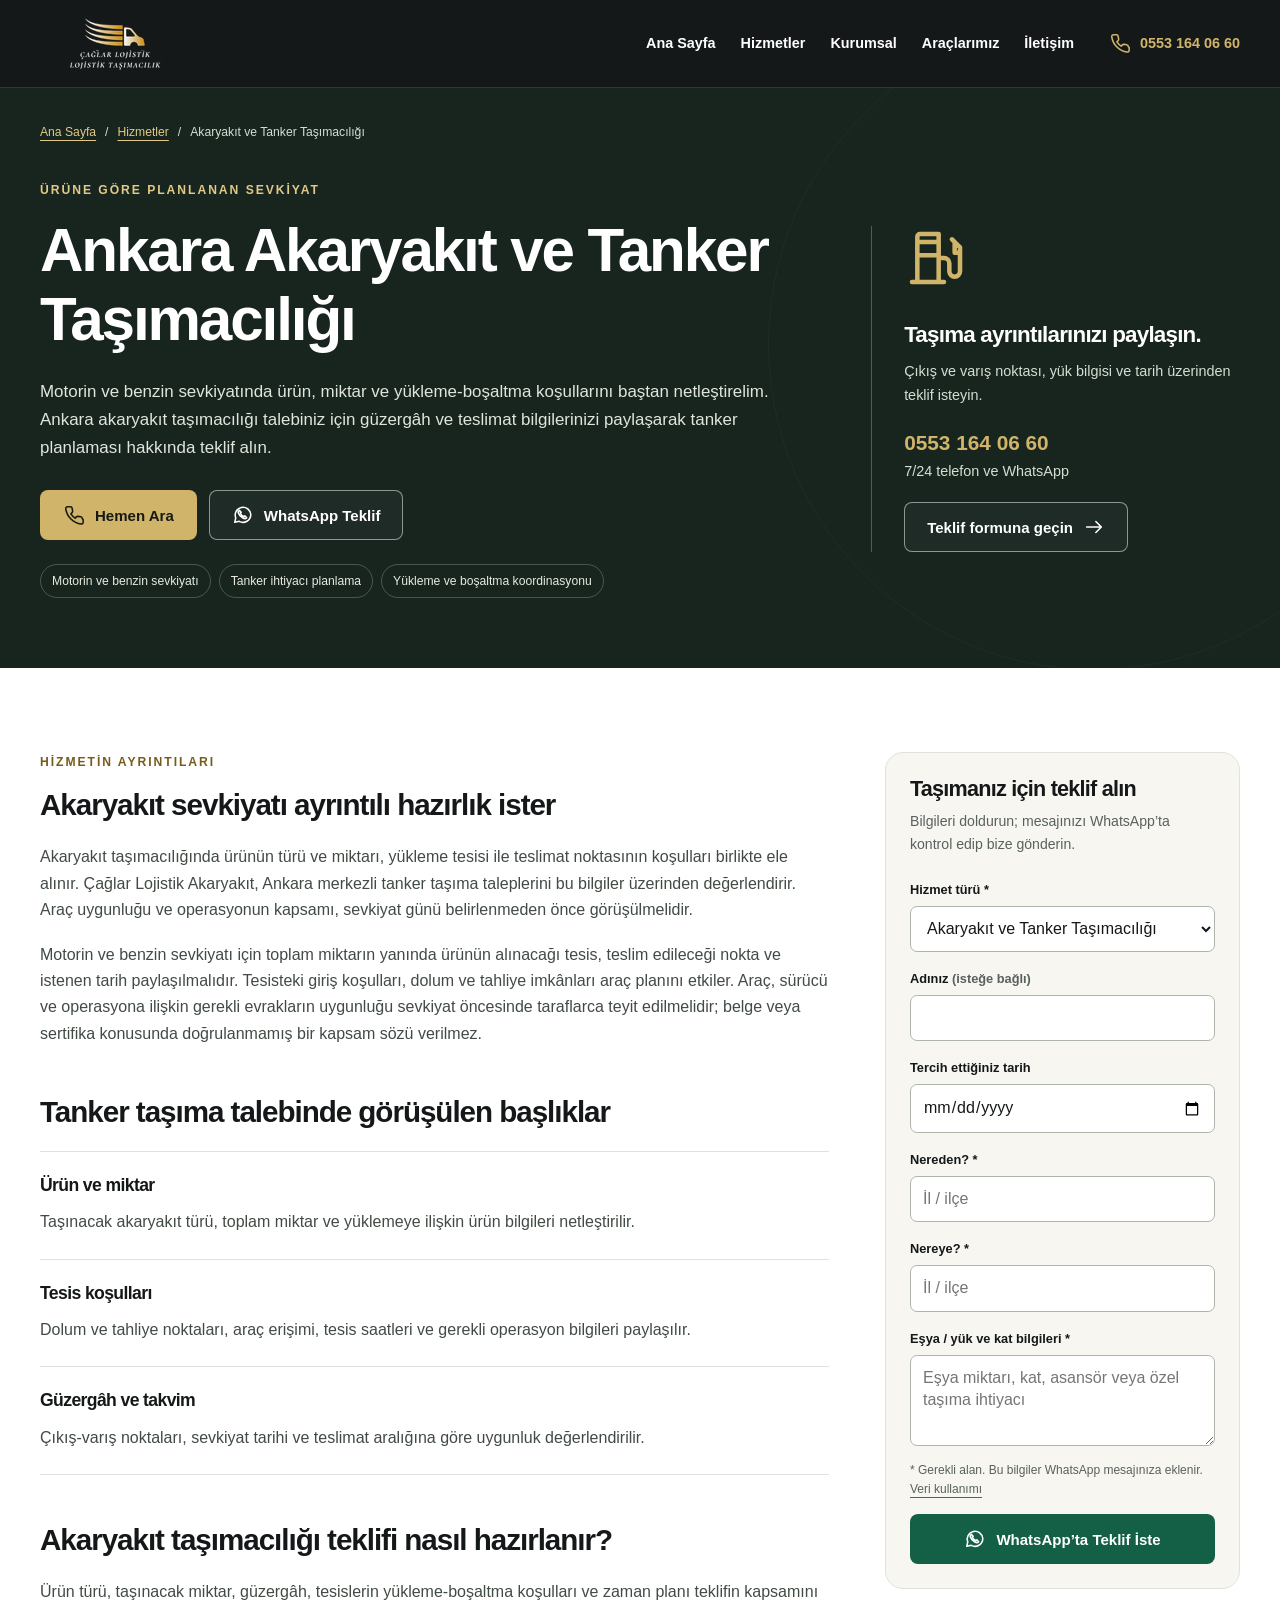
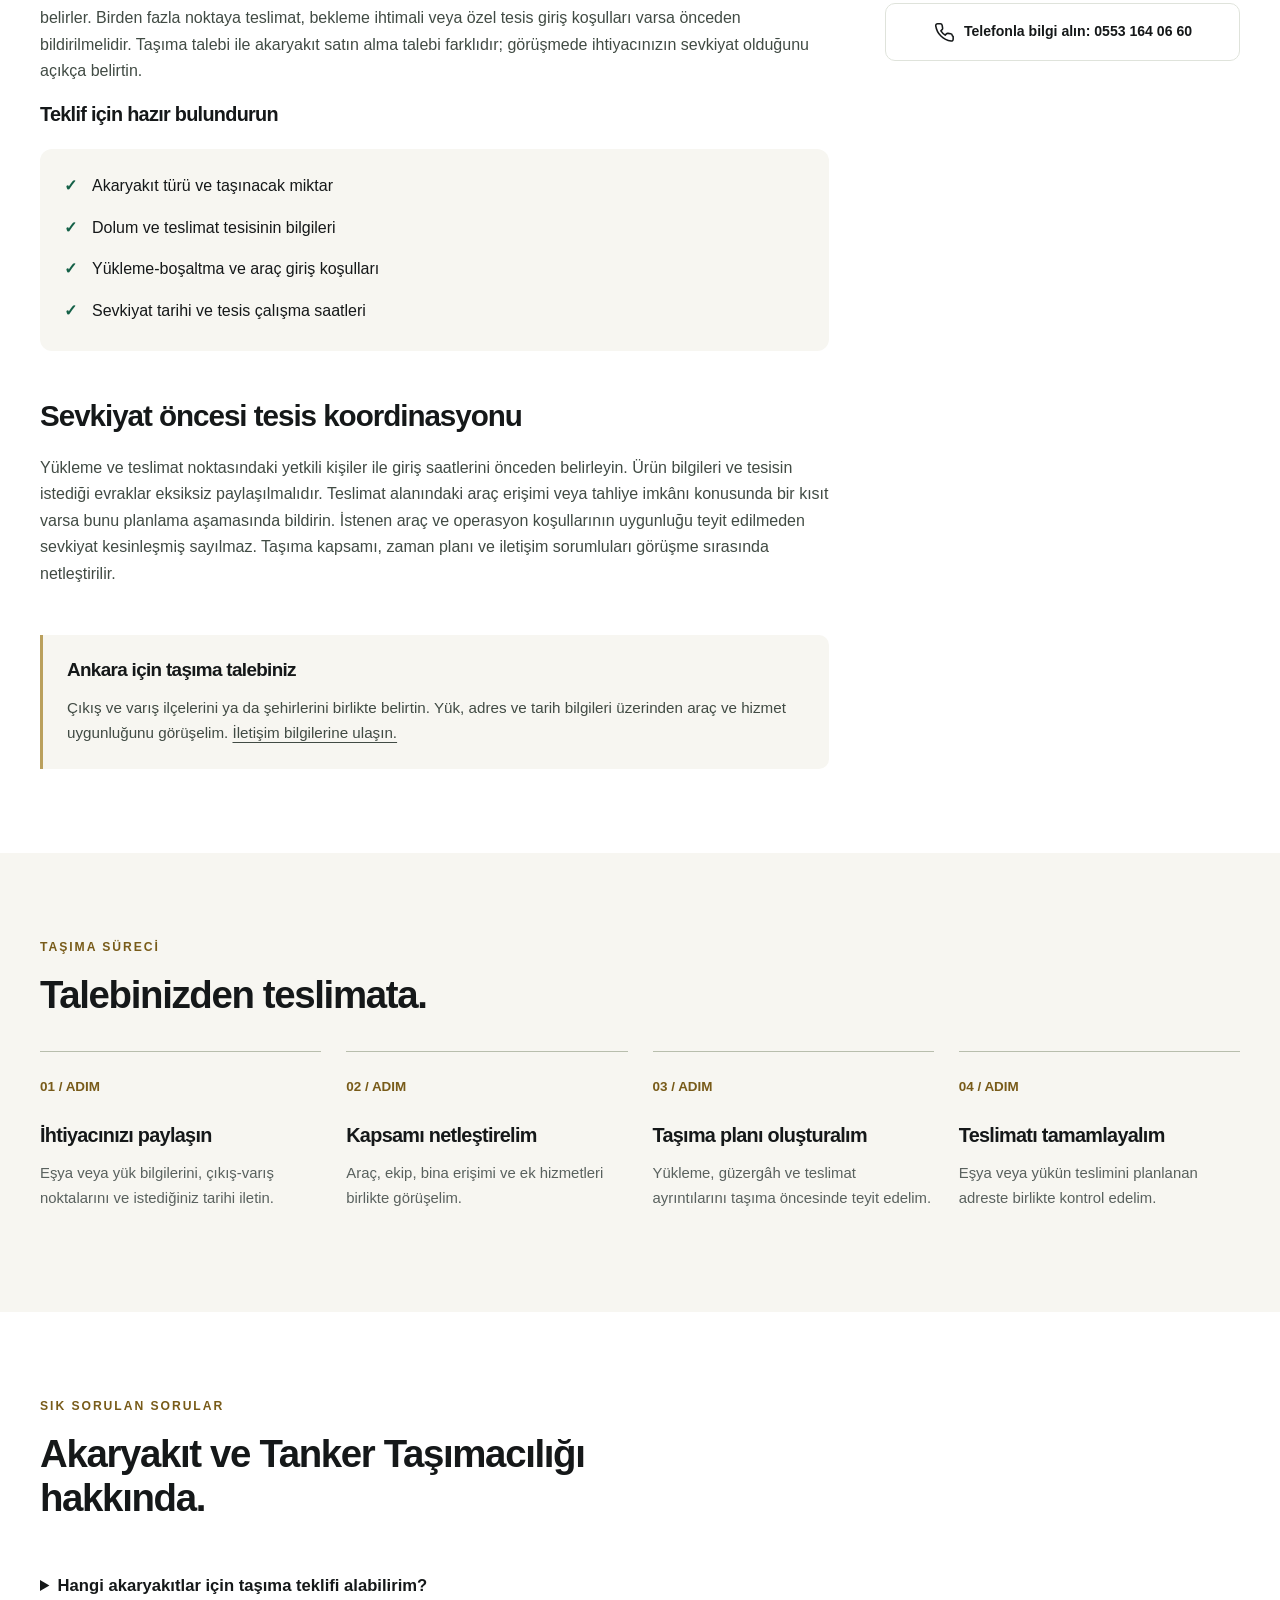
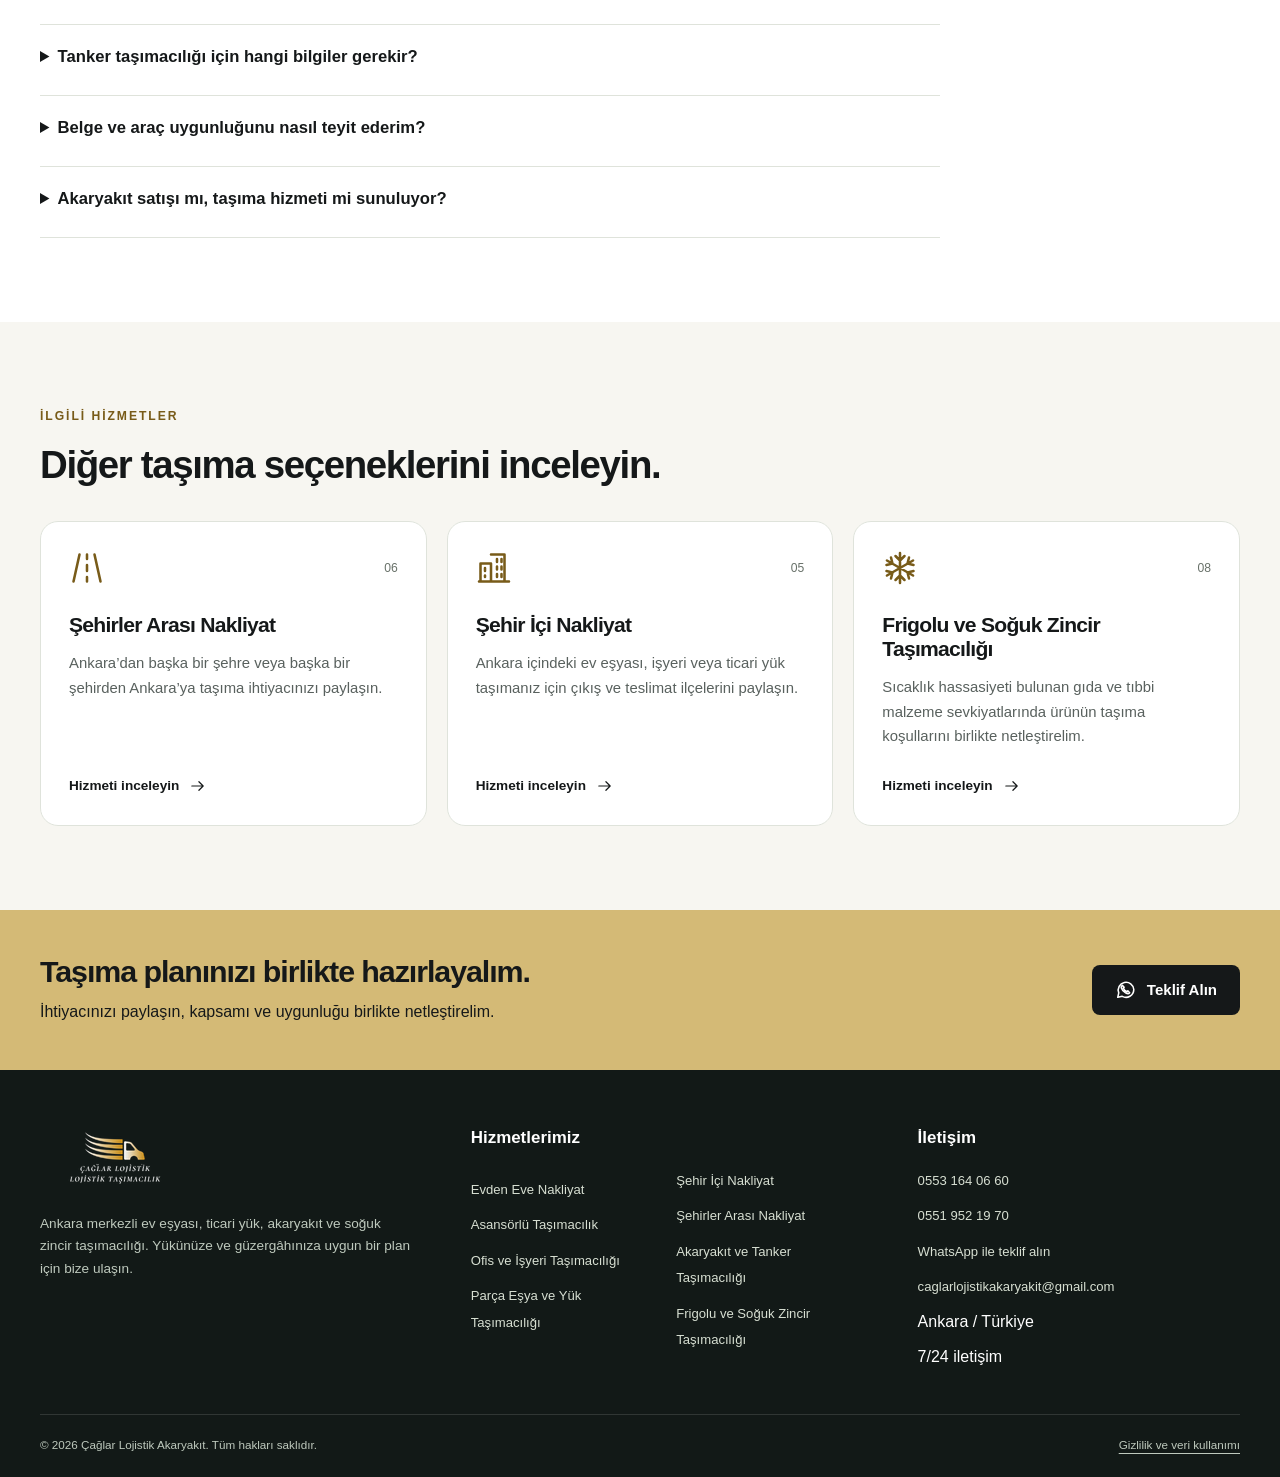
<file: ankara-akaryakit-tanker-tasimaciligi.html>
<!doctype html><html lang="tr"><head>
<meta charset="utf-8"><meta name="viewport" content="width=device-width, initial-scale=1">
<title>Ankara Akaryakıt ve Tanker Taşıma | Çağlar Lojistik</title><meta name="description" content="Ankara akaryakıt ve tanker taşımacılığı talepleri. Motorin ve benzin sevkiyatı için ürün, miktar ve güzergâh bilgileriyle Çağlar Lojistik’ten teklif alın.">
<meta name="robots" content="index, follow, max-image-preview:large"><meta name="theme-color" content="#18251f">
<link rel="canonical" href="https://caglarlojistikankara.com/ankara-akaryakit-tanker-tasimaciligi.html"><link rel="icon" href="logo.png" type="image/png">
<meta property="og:type" content="website"><meta property="og:locale" content="tr_TR"><meta property="og:site_name" content="Çağlar Lojistik Akaryakıt">
<meta property="og:title" content="Ankara Akaryakıt ve Tanker Taşıma | Çağlar Lojistik"><meta property="og:description" content="Ankara akaryakıt ve tanker taşımacılığı talepleri. Motorin ve benzin sevkiyatı için ürün, miktar ve güzergâh bilgileriyle Çağlar Lojistik’ten teklif alın.">
<meta property="og:url" content="https://caglarlojistikankara.com/ankara-akaryakit-tanker-tasimaciligi.html"><meta property="og:image" content="https://caglarlojistikankara.com/paylasim.jpg"><meta property="og:image:width" content="1200"><meta property="og:image:height" content="630"><meta property="og:image:alt" content="Çağlar Lojistik Akaryakıt Ankara taşımacılık hizmetleri">
<meta name="twitter:card" content="summary_large_image"><meta name="twitter:title" content="Ankara Akaryakıt ve Tanker Taşıma | Çağlar Lojistik"><meta name="twitter:description" content="Ankara akaryakıt ve tanker taşımacılığı talepleri. Motorin ve benzin sevkiyatı için ürün, miktar ve güzergâh bilgileriyle Çağlar Lojistik’ten teklif alın."><meta name="twitter:image" content="https://caglarlojistikankara.com/paylasim.jpg">
<link rel="stylesheet" href="assets/site.v1.css">
<script defer src="assets/tracking-config.js"></script><script defer src="assets/site.v1.js"></script>
<script type="application/ld+json">{"@context":"https://schema.org","@graph":[{"@type":"Organization","@id":"https://caglarlojistikankara.com/#organization","name":"Çağlar Lojistik Akaryakıt","url":"https://caglarlojistikankara.com/","logo":{"@type":"ImageObject","url":"https://caglarlojistikankara.com/logo.png","width":150,"height":60},"telephone":"+905531640660","email":"caglarlojistikakaryakit@gmail.com","contactPoint":[{"@type":"ContactPoint","telephone":"+905531640660","contactType":"customer service","availableLanguage":"Turkish"},{"@type":"ContactPoint","telephone":"+905519521970","contactType":"customer service","availableLanguage":"Turkish"}],"areaServed":[{"@type":"City","name":"Ankara"},{"@type":"Country","name":"Türkiye"}]},{"@type":"WebSite","@id":"https://caglarlojistikankara.com/#website","url":"https://caglarlojistikankara.com/","name":"Çağlar Lojistik Akaryakıt","inLanguage":"tr-TR","publisher":{"@id":"https://caglarlojistikankara.com/#organization"}},{"@type":"WebPage","@id":"https://caglarlojistikankara.com/ankara-akaryakit-tanker-tasimaciligi.html#webpage","url":"https://caglarlojistikankara.com/ankara-akaryakit-tanker-tasimaciligi.html","name":"Ankara Akaryakıt ve Tanker Taşımacılığı","description":"Ankara akaryakıt ve tanker taşımacılığı talepleri. Motorin ve benzin sevkiyatı için ürün, miktar ve güzergâh bilgileriyle Çağlar Lojistik’ten teklif alın.","isPartOf":{"@id":"https://caglarlojistikankara.com/#website"},"inLanguage":"tr-TR"},{"@type":"Service","@id":"https://caglarlojistikankara.com/ankara-akaryakit-tanker-tasimaciligi.html#service","name":"Ankara Akaryakıt ve Tanker Taşımacılığı","serviceType":"Akaryakıt ve Tanker Taşımacılığı","description":"Ankara akaryakıt ve tanker taşımacılığı talepleri. Motorin ve benzin sevkiyatı için ürün, miktar ve güzergâh bilgileriyle Çağlar Lojistik’ten teklif alın.","url":"https://caglarlojistikankara.com/ankara-akaryakit-tanker-tasimaciligi.html","provider":{"@id":"https://caglarlojistikankara.com/#organization"},"areaServed":{"@type":"City","name":"Ankara"}},{"@type":"BreadcrumbList","itemListElement":[{"@type":"ListItem","position":1,"name":"Ana Sayfa","item":"https://caglarlojistikankara.com/"},{"@type":"ListItem","position":2,"name":"Akaryakıt ve Tanker Taşımacılığı","item":"https://caglarlojistikankara.com/ankara-akaryakit-tanker-tasimaciligi.html"}]},{"@type":"FAQPage","mainEntity":[{"@type":"Question","name":"Hangi akaryakıtlar için taşıma teklifi alabilirim?","acceptedAnswer":{"@type":"Answer","text":"Mevcut hizmet kapsamında motorin ve benzin sevkiyatı taleplerinizi iletebilirsiniz. Ürün, miktar, tesis ve güzergâh bilgileriyle araç uygunluğu değerlendirilir."}},{"@type":"Question","name":"Tanker taşımacılığı için hangi bilgiler gerekir?","acceptedAnswer":{"@type":"Answer","text":"Ürün türü ve miktarı, dolum ve teslimat tesisleri, yükleme-boşaltma koşulları, sevkiyat tarihi ve tesis giriş gereksinimleri paylaşılmalıdır."}},{"@type":"Question","name":"Belge ve araç uygunluğunu nasıl teyit ederim?","acceptedAnswer":{"@type":"Answer","text":"Tesisin ve sevkiyatın gerektirdiği araç, sürücü ve operasyon evraklarını önceden belirtin. Geçerli kapsam ve uygunluk sevkiyat öncesinde belge üzerinden teyit edilmelidir."}},{"@type":"Question","name":"Akaryakıt satışı mı, taşıma hizmeti mi sunuluyor?","acceptedAnswer":{"@type":"Answer","text":"Bu sayfa akaryakıtın taşınmasına ilişkin talepler içindir. Görüşmede ürünün nereden alınacağını ve nereye sevk edileceğini belirtin; ürün alımıyla taşıma kapsamını ayrı netleştirin."}}]}]}</script>
</head><body data-service="Akaryakıt ve Tanker Taşımacılığı">
<a class="skip-link" href="#icerik">İçeriğe geç</a><header class="site-header"><div class="container header-inner">
<a class="brand" href="./" aria-label="Çağlar Lojistik ana sayfa"><img src="logo.png" width="150" height="60" alt="Çağlar Lojistik Akaryakıt"></a>
<nav class="main-nav" id="main-menu" aria-label="Ana menü"><a href="./">Ana Sayfa</a><a href="./#hizmetler">Hizmetler</a><a href="./#kurumsal">Kurumsal</a><a href="./#filo">Araçlarımız</a><a href="./#iletisim">İletişim</a></nav>
<a class="header-phone" data-location="header" href="tel:+905531640660"><svg class="icon" viewBox="0 0 24 24" aria-hidden="true"><path d="M22 16.9v3a2 2 0 0 1-2.2 2A19.8 19.8 0 0 1 3 5.2 2 2 0 0 1 5 3h3a2 2 0 0 1 2 1.7l.5 3a2 2 0 0 1-.6 1.7L8.6 10.7a16 16 0 0 0 4.7 4.7l1.3-1.3a2 2 0 0 1 1.7-.6l3 .5a2 2 0 0 1 1.7 1.9Z"/></svg>0553 164 06 60</a>
<button class="menu-toggle" type="button" aria-label="Menüyü aç veya kapat" aria-controls="main-menu" aria-expanded="false"><svg class="icon" viewBox="0 0 24 24" aria-hidden="true"><path d="M4 6h16M4 12h16M4 18h16"/></svg></button>
</div></header><main id="icerik"><section class="service-hero"><div class="container"><nav class="breadcrumb" aria-label="İçerik yolu"><a href="./">Ana Sayfa</a><span aria-hidden="true">/</span><a href="./#hizmetler">Hizmetler</a><span aria-hidden="true">/</span><span aria-current="page">Akaryakıt ve Tanker Taşımacılığı</span></nav><div class="service-hero-grid"><div><span class="eyebrow">ÜRÜNE GÖRE PLANLANAN SEVKİYAT</span><h1>Ankara Akaryakıt ve Tanker Taşımacılığı</h1><p class="intro">Motorin ve benzin sevkiyatında ürün, miktar ve yükleme-boşaltma koşullarını baştan netleştirelim. Ankara akaryakıt taşımacılığı talebiniz için güzergâh ve teslimat bilgilerinizi paylaşarak tanker planlaması hakkında teklif alın.</p><div class="actions"><a class="btn btn-gold" data-location="hero" href="tel:+905531640660"><svg class="icon" viewBox="0 0 24 24" aria-hidden="true"><path d="M22 16.9v3a2 2 0 0 1-2.2 2A19.8 19.8 0 0 1 3 5.2 2 2 0 0 1 5 3h3a2 2 0 0 1 2 1.7l.5 3a2 2 0 0 1-.6 1.7L8.6 10.7a16 16 0 0 0 4.7 4.7l1.3-1.3a2 2 0 0 1 1.7-.6l3 .5a2 2 0 0 1 1.7 1.9Z"/></svg>Hemen Ara</a><a class="btn btn-outline" data-location="hero" href="https://wa.me/905531640660?text=Merhaba%20%C3%87a%C4%9Flar%20Lojistik%2C%20Akaryak%C4%B1t%20ve%20Tanker%20Ta%C5%9F%C4%B1mac%C4%B1l%C4%B1%C4%9F%C4%B1%20i%C3%A7in%20teklif%20almak%20istiyorum." target="_blank" rel="noopener"><svg class="icon" viewBox="0 0 24 24" aria-hidden="true"><path d="M20.5 11.5a8.5 8.5 0 0 1-12.6 7.4L3 20l1.1-4.9A8.5 8.5 0 1 1 20.5 11.5Z"/><path d="m8 7 2 2-1 1a8 8 0 0 0 4 4l1-1 2 2c-1 3-8-1-9-5-.5-1.5 0-2.5 1-3Z"/></svg>WhatsApp Teklif</a></div><div class="pills"><span>Motorin ve benzin sevkiyatı</span><span>Tanker ihtiyacı planlama</span><span>Yükleme ve boşaltma koordinasyonu</span></div></div><aside class="service-summary"><div class="large-icon"><svg class="icon" viewBox="0 0 24 24" aria-hidden="true"><path d="M3 21h12M5 21V4a1 1 0 0 1 1-1h7v18M5 6h8v5H5m8 1h2a2 2 0 0 1 2 2v3a2 2 0 0 0 4 0V8l-3-3m1 1v4h2"/></svg></div><h2>Taşıma ayrıntılarınızı paylaşın.</h2><p>Çıkış ve varış noktası, yük bilgisi ve tarih üzerinden teklif isteyin.</p><a class="summary-phone" data-location="hero_summary" href="tel:+905531640660">0553 164 06 60</a><p>7/24 telefon ve WhatsApp</p><a href="#teklif-formu" class="btn btn-outline">Teklif formuna geçin <svg class="icon" viewBox="0 0 24 24" aria-hidden="true"><path d="M4 12h16m-6-6 6 6-6 6"/></svg></a></aside></div></div></section>
<section class="section"><div class="container article-layout"><article class="article-content"><section><span class="eyebrow">HİZMETİN AYRINTILARI</span><h2>Akaryakıt sevkiyatı ayrıntılı hazırlık ister</h2><p>Akaryakıt taşımacılığında ürünün türü ve miktarı, yükleme tesisi ile teslimat noktasının koşulları birlikte ele alınır. Çağlar Lojistik Akaryakıt, Ankara merkezli tanker taşıma taleplerini bu bilgiler üzerinden değerlendirir. Araç uygunluğu ve operasyonun kapsamı, sevkiyat günü belirlenmeden önce görüşülmelidir.</p><p>Motorin ve benzin sevkiyatı için toplam miktarın yanında ürünün alınacağı tesis, teslim edileceği nokta ve istenen tarih paylaşılmalıdır. Tesisteki giriş koşulları, dolum ve tahliye imkânları araç planını etkiler. Araç, sürücü ve operasyona ilişkin gerekli evrakların uygunluğu sevkiyat öncesinde taraflarca teyit edilmelidir; belge veya sertifika konusunda doğrulanmamış bir kapsam sözü verilmez.</p></section><section><h2>Tanker taşıma talebinde görüşülen başlıklar</h2><div class="scope-item"><h3>Ürün ve miktar</h3><p>Taşınacak akaryakıt türü, toplam miktar ve yüklemeye ilişkin ürün bilgileri netleştirilir.</p></div><div class="scope-item"><h3>Tesis koşulları</h3><p>Dolum ve tahliye noktaları, araç erişimi, tesis saatleri ve gerekli operasyon bilgileri paylaşılır.</p></div><div class="scope-item"><h3>Güzergâh ve takvim</h3><p>Çıkış-varış noktaları, sevkiyat tarihi ve teslimat aralığına göre uygunluk değerlendirilir.</p></div></section><section><h2>Akaryakıt taşımacılığı teklifi nasıl hazırlanır?</h2><p>Ürün türü, taşınacak miktar, güzergâh, tesislerin yükleme-boşaltma koşulları ve zaman planı teklifin kapsamını belirler. Birden fazla noktaya teslimat, bekleme ihtimali veya özel tesis giriş koşulları varsa önceden bildirilmelidir. Taşıma talebi ile akaryakıt satın alma talebi farklıdır; görüşmede ihtiyacınızın sevkiyat olduğunu açıkça belirtin.</p><h3>Teklif için hazır bulundurun</h3><ul class="check-list"><li>Akaryakıt türü ve taşınacak miktar</li><li>Dolum ve teslimat tesisinin bilgileri</li><li>Yükleme-boşaltma ve araç giriş koşulları</li><li>Sevkiyat tarihi ve tesis çalışma saatleri</li></ul></section><section><h2>Sevkiyat öncesi tesis koordinasyonu</h2><p>Yükleme ve teslimat noktasındaki yetkili kişiler ile giriş saatlerini önceden belirleyin. Ürün bilgileri ve tesisin istediği evraklar eksiksiz paylaşılmalıdır. Teslimat alanındaki araç erişimi veya tahliye imkânı konusunda bir kısıt varsa bunu planlama aşamasında bildirin. İstenen araç ve operasyon koşullarının uygunluğu teyit edilmeden sevkiyat kesinleşmiş sayılmaz. Taşıma kapsamı, zaman planı ve iletişim sorumluları görüşme sırasında netleştirilir.</p></section><section class="local-note"><h3>Ankara için taşıma talebiniz</h3><p>Çıkış ve varış ilçelerini ya da şehirlerini birlikte belirtin. Yük, adres ve tarih bilgileri üzerinden araç ve hizmet uygunluğunu görüşelim. <a href="./#iletisim">İletişim bilgilerine ulaşın.</a></p></section></article><aside class="article-aside" aria-label="Akaryakıt ve Tanker Taşımacılığı teklif formu"><form class="quote-form" id="teklif-formu" action="https://wa.me/905531640660" method="get"><h3>Taşımanız için teklif alın</h3><p class="form-intro">Bilgileri doldurun; mesajınızı WhatsApp’ta kontrol edip bize gönderin.</p><div class="form-grid">
<div class="field full"><label for="service-service">Hizmet türü *</label><select id="service-service" name="service" required><option>Evden Eve Nakliyat</option><option>Asansörlü Taşımacılık</option><option>Ofis ve İşyeri Taşımacılığı</option><option>Parça Eşya ve Yük Taşımacılığı</option><option>Şehir İçi Nakliyat</option><option>Şehirler Arası Nakliyat</option><option selected>Akaryakıt ve Tanker Taşımacılığı</option><option>Frigolu ve Soğuk Zincir Taşımacılığı</option><option>Diğer lojistik talebi</option></select></div>
<div class="field"><label for="name-service">Adınız <span class="muted">(isteğe bağlı)</span></label><input id="name-service" name="name" autocomplete="name" maxlength="80"></div>
<div class="field"><label for="date-service">Tercih ettiğiniz tarih</label><input id="date-service" type="date" name="date"></div>
<div class="field"><label for="pickup-service">Nereden? *</label><input id="pickup-service" name="pickup" required maxlength="160" placeholder="İl / ilçe"></div>
<div class="field"><label for="destination-service">Nereye? *</label><input id="destination-service" name="destination" required maxlength="160" placeholder="İl / ilçe"></div>
<div class="field full"><label for="details-service">Eşya / yük ve kat bilgileri *</label><textarea id="details-service" name="details" rows="3" required maxlength="1200" placeholder="Eşya miktarı, kat, asansör veya özel taşıma ihtiyacı"></textarea></div></div>
<p class="form-note">* Gerekli alan. Bu bilgiler WhatsApp mesajınıza eklenir. <a href="gizlilik.html">Veri kullanımı</a></p><button class="btn btn-green" type="submit"><svg class="icon" viewBox="0 0 24 24" aria-hidden="true"><path d="M20.5 11.5a8.5 8.5 0 0 1-12.6 7.4L3 20l1.1-4.9A8.5 8.5 0 1 1 20.5 11.5Z"/><path d="m8 7 2 2-1 1a8 8 0 0 0 4 4l1-1 2 2c-1 3-8-1-9-5-.5-1.5 0-2.5 1-3Z"/></svg>WhatsApp’ta Teklif İste</button></form><a class="aside-call" data-location="form_aside" href="tel:+905531640660"><svg class="icon" viewBox="0 0 24 24" aria-hidden="true"><path d="M22 16.9v3a2 2 0 0 1-2.2 2A19.8 19.8 0 0 1 3 5.2 2 2 0 0 1 5 3h3a2 2 0 0 1 2 1.7l.5 3a2 2 0 0 1-.6 1.7L8.6 10.7a16 16 0 0 0 4.7 4.7l1.3-1.3a2 2 0 0 1 1.7-.6l3 .5a2 2 0 0 1 1.7 1.9Z"/></svg>Telefonla bilgi alın: 0553 164 06 60</a></aside></div></section>
<section class="section soft"><div class="container"><div class="section-heading"><span class="eyebrow">TAŞIMA SÜRECİ</span><h2>Talebinizden teslimata.</h2></div><div class="process-grid"><article class="process-card"><span class="step-no">01 / ADIM</span><h3>İhtiyacınızı paylaşın</h3><p>Eşya veya yük bilgilerini, çıkış-varış noktalarını ve istediğiniz tarihi iletin.</p></article><article class="process-card"><span class="step-no">02 / ADIM</span><h3>Kapsamı netleştirelim</h3><p>Araç, ekip, bina erişimi ve ek hizmetleri birlikte görüşelim.</p></article><article class="process-card"><span class="step-no">03 / ADIM</span><h3>Taşıma planı oluşturalım</h3><p>Yükleme, güzergâh ve teslimat ayrıntılarını taşıma öncesinde teyit edelim.</p></article><article class="process-card"><span class="step-no">04 / ADIM</span><h3>Teslimatı tamamlayalım</h3><p>Eşya veya yükün teslimini planlanan adreste birlikte kontrol edelim.</p></article></div></div></section>
<section class="section" id="sss"><div class="container"><div class="section-heading"><span class="eyebrow">SIK SORULAN SORULAR</span><h2>Akaryakıt ve Tanker Taşımacılığı hakkında.</h2></div><div class="faq-list"><details><summary>Hangi akaryakıtlar için taşıma teklifi alabilirim?</summary><p>Mevcut hizmet kapsamında motorin ve benzin sevkiyatı taleplerinizi iletebilirsiniz. Ürün, miktar, tesis ve güzergâh bilgileriyle araç uygunluğu değerlendirilir.</p></details><details><summary>Tanker taşımacılığı için hangi bilgiler gerekir?</summary><p>Ürün türü ve miktarı, dolum ve teslimat tesisleri, yükleme-boşaltma koşulları, sevkiyat tarihi ve tesis giriş gereksinimleri paylaşılmalıdır.</p></details><details><summary>Belge ve araç uygunluğunu nasıl teyit ederim?</summary><p>Tesisin ve sevkiyatın gerektirdiği araç, sürücü ve operasyon evraklarını önceden belirtin. Geçerli kapsam ve uygunluk sevkiyat öncesinde belge üzerinden teyit edilmelidir.</p></details><details><summary>Akaryakıt satışı mı, taşıma hizmeti mi sunuluyor?</summary><p>Bu sayfa akaryakıtın taşınmasına ilişkin talepler içindir. Görüşmede ürünün nereden alınacağını ve nereye sevk edileceğini belirtin; ürün alımıyla taşıma kapsamını ayrı netleştirin.</p></details></div></div></section>
<section class="section soft" id="ilgili-hizmetler"><div class="container"><div class="section-heading"><span class="eyebrow">İLGİLİ HİZMETLER</span><h2>Diğer taşıma seçeneklerini inceleyin.</h2></div><div class="service-grid"><article class="service-card"><div class="card-top"><svg class="icon icon-lg" viewBox="0 0 24 24" aria-hidden="true"><path d="m7 3-4 18M17 3l4 18M12 3v3m0 4v4m0 4v3"/></svg><span class="card-num">06</span></div><h3><a href="ankara-sehirler-arasi-nakliyat.html">Şehirler Arası Nakliyat</a></h3><p>Ankara’dan başka bir şehre veya başka bir şehirden Ankara’ya taşıma ihtiyacınızı paylaşın.</p><a class="card-link" href="ankara-sehirler-arasi-nakliyat.html" aria-label="Şehirler Arası Nakliyat hizmet ayrıntıları">Hizmeti inceleyin <svg class="icon" viewBox="0 0 24 24" aria-hidden="true"><path d="M4 12h16m-6-6 6 6-6 6"/></svg></a></article><article class="service-card"><div class="card-top"><svg class="icon icon-lg" viewBox="0 0 24 24" aria-hidden="true"><path d="M2 21h20M3 21V9h7v12m0-18h9v18M6 12v2m0 3v1m8-12v2m3-2v2m-3 3v2m3-2v2m-3 3v2m3-2v2"/></svg><span class="card-num">05</span></div><h3><a href="ankara-sehir-ici-nakliyat.html">Şehir İçi Nakliyat</a></h3><p>Ankara içindeki ev eşyası, işyeri veya ticari yük taşımanız için çıkış ve teslimat ilçelerini paylaşın.</p><a class="card-link" href="ankara-sehir-ici-nakliyat.html" aria-label="Şehir İçi Nakliyat hizmet ayrıntıları">Hizmeti inceleyin <svg class="icon" viewBox="0 0 24 24" aria-hidden="true"><path d="M4 12h16m-6-6 6 6-6 6"/></svg></a></article><article class="service-card"><div class="card-top"><svg class="icon icon-lg" viewBox="0 0 24 24" aria-hidden="true"><path d="M12 2v20M3.3 7l17.4 10M3.3 17 20.7 7M9 4l3 3 3-3M9 20l3-3 3 3M3 10l4-1-1-4m15 9-4 1 1 4M3 14l4 1-1 4m15-9-4-1 1-4"/></svg><span class="card-num">08</span></div><h3><a href="ankara-frigolu-tasimacilik.html">Frigolu ve Soğuk Zincir Taşımacılığı</a></h3><p>Sıcaklık hassasiyeti bulunan gıda ve tıbbi malzeme sevkiyatlarında ürünün taşıma koşullarını birlikte netleştirelim.</p><a class="card-link" href="ankara-frigolu-tasimacilik.html" aria-label="Frigolu ve Soğuk Zincir Taşımacılığı hizmet ayrıntıları">Hizmeti inceleyin <svg class="icon" viewBox="0 0 24 24" aria-hidden="true"><path d="M4 12h16m-6-6 6 6-6 6"/></svg></a></article></div></div></section><section class="cta-band"><div class="container cta-inner"><div><h2>Taşıma planınızı birlikte hazırlayalım.</h2><p>İhtiyacınızı paylaşın, kapsamı ve uygunluğu birlikte netleştirelim.</p></div><a class="btn btn-dark" data-location="cta_band" href="https://wa.me/905531640660?text=Merhaba%20%C3%87a%C4%9Flar%20Lojistik%2C%20Akaryak%C4%B1t%20ve%20Tanker%20Ta%C5%9F%C4%B1mac%C4%B1l%C4%B1%C4%9F%C4%B1%20i%C3%A7in%20teklif%20almak%20istiyorum." target="_blank" rel="noopener"><svg class="icon" viewBox="0 0 24 24" aria-hidden="true"><path d="M20.5 11.5a8.5 8.5 0 0 1-12.6 7.4L3 20l1.1-4.9A8.5 8.5 0 1 1 20.5 11.5Z"/><path d="m8 7 2 2-1 1a8 8 0 0 0 4 4l1-1 2 2c-1 3-8-1-9-5-.5-1.5 0-2.5 1-3Z"/></svg>Teklif Alın</a></div></section></main><footer class="site-footer"><div class="container"><div class="footer-grid">
<div><a href="./"><img src="logo.png" width="150" height="60" loading="lazy" alt="Çağlar Lojistik Akaryakıt ana sayfa"></a><p>Ankara merkezli ev eşyası, ticari yük, akaryakıt ve soğuk zincir taşımacılığı. Yükünüze ve güzergâhınıza uygun bir plan için bize ulaşın.</p></div>
<div><h2>Hizmetlerimiz</h2><ul class="footer-service-list"><li><a href="ankara-evden-eve-nakliyat.html">Evden Eve Nakliyat</a></li><li><a href="ankara-asansorlu-tasimacilik.html">Asansörlü Taşımacılık</a></li><li><a href="ankara-ofis-tasimaciligi.html">Ofis ve İşyeri Taşımacılığı</a></li><li><a href="ankara-parca-esya-tasimaciligi.html">Parça Eşya ve Yük Taşımacılığı</a></li><li><a href="ankara-sehir-ici-nakliyat.html">Şehir İçi Nakliyat</a></li><li><a href="ankara-sehirler-arasi-nakliyat.html">Şehirler Arası Nakliyat</a></li><li><a href="ankara-akaryakit-tanker-tasimaciligi.html">Akaryakıt ve Tanker Taşımacılığı</a></li><li><a href="ankara-frigolu-tasimacilik.html">Frigolu ve Soğuk Zincir Taşımacılığı</a></li></ul></div>
<div class="footer-contact"><h2>İletişim</h2><ul><li><a data-location="footer" href="tel:+905531640660">0553 164 06 60</a></li><li><a data-location="footer" href="tel:+905519521970">0551 952 19 70</a></li><li><a data-location="footer" href="https://wa.me/905531640660?text=Merhaba%20%C3%87a%C4%9Flar%20Lojistik%2C%20Akaryak%C4%B1t%20ve%20Tanker%20Ta%C5%9F%C4%B1mac%C4%B1l%C4%B1%C4%9F%C4%B1%20i%C3%A7in%20teklif%20almak%20istiyorum." target="_blank" rel="noopener">WhatsApp ile teklif alın</a></li><li><a href="mailto:caglarlojistikakaryakit@gmail.com">caglarlojistikakaryakit@gmail.com</a></li><li>Ankara / Türkiye</li><li>7/24 iletişim</li></ul></div>
</div><div class="footer-bottom"><span>© 2026 Çağlar Lojistik Akaryakıt. Tüm hakları saklıdır.</span><div><a href="gizlilik.html">Gizlilik ve veri kullanımı</a><button type="button" data-consent-settings hidden>Ölçüm tercihleri</button></div></div></div></footer>
<nav class="mobile-contact" aria-label="Hızlı iletişim"><a class="btn btn-dark" href="tel:+905531640660" data-location="mobile_bar"><svg class="icon" viewBox="0 0 24 24" aria-hidden="true"><path d="M22 16.9v3a2 2 0 0 1-2.2 2A19.8 19.8 0 0 1 3 5.2 2 2 0 0 1 5 3h3a2 2 0 0 1 2 1.7l.5 3a2 2 0 0 1-.6 1.7L8.6 10.7a16 16 0 0 0 4.7 4.7l1.3-1.3a2 2 0 0 1 1.7-.6l3 .5a2 2 0 0 1 1.7 1.9Z"/></svg>Hemen Ara</a><a class="btn btn-green" href="https://wa.me/905531640660?text=Merhaba%20%C3%87a%C4%9Flar%20Lojistik%2C%20Akaryak%C4%B1t%20ve%20Tanker%20Ta%C5%9F%C4%B1mac%C4%B1l%C4%B1%C4%9F%C4%B1%20i%C3%A7in%20teklif%20almak%20istiyorum." target="_blank" rel="noopener" data-location="mobile_bar"><svg class="icon" viewBox="0 0 24 24" aria-hidden="true"><path d="M20.5 11.5a8.5 8.5 0 0 1-12.6 7.4L3 20l1.1-4.9A8.5 8.5 0 1 1 20.5 11.5Z"/><path d="m8 7 2 2-1 1a8 8 0 0 0 4 4l1-1 2 2c-1 3-8-1-9-5-.5-1.5 0-2.5 1-3Z"/></svg>WhatsApp Teklif</a></nav>
<section class="consent-panel" id="consent-panel" role="dialog" aria-labelledby="consent-title" aria-describedby="consent-description" hidden><h2 id="consent-title">Ölçüm tercihiniz</h2><p id="consent-description">Ziyaret ve iletişim butonu kullanımını Google Analytics ve Google Ads ile ölçmemize izin verir misiniz? Teklif formundaki bilgileriniz ölçüm araçlarına gönderilmez. İzin vermeden de hizmetlerimizi inceleyebilir ve bize ulaşabilirsiniz. <a href="gizlilik.html">Veri kullanımı</a></p><div class="actions"><button class="btn btn-dark" type="button" data-consent="granted">Ölçüme izin ver</button><button class="btn btn-light" type="button" data-consent="denied">Yalnızca gerekli</button></div></section>
<noscript><p class="noscript-note">Teklif formunu kullanmak için JavaScript’i açın. Bize <a href="tel:+905531640660">telefon</a> veya <a href="https://wa.me/905531640660?text=Merhaba%20%C3%87a%C4%9Flar%20Lojistik%2C%20Akaryak%C4%B1t%20ve%20Tanker%20Ta%C5%9F%C4%B1mac%C4%B1l%C4%B1%C4%9F%C4%B1%20i%C3%A7in%20teklif%20almak%20istiyorum.">WhatsApp</a> ile doğrudan ulaşabilirsiniz.</p></noscript>
</body></html>
</file>
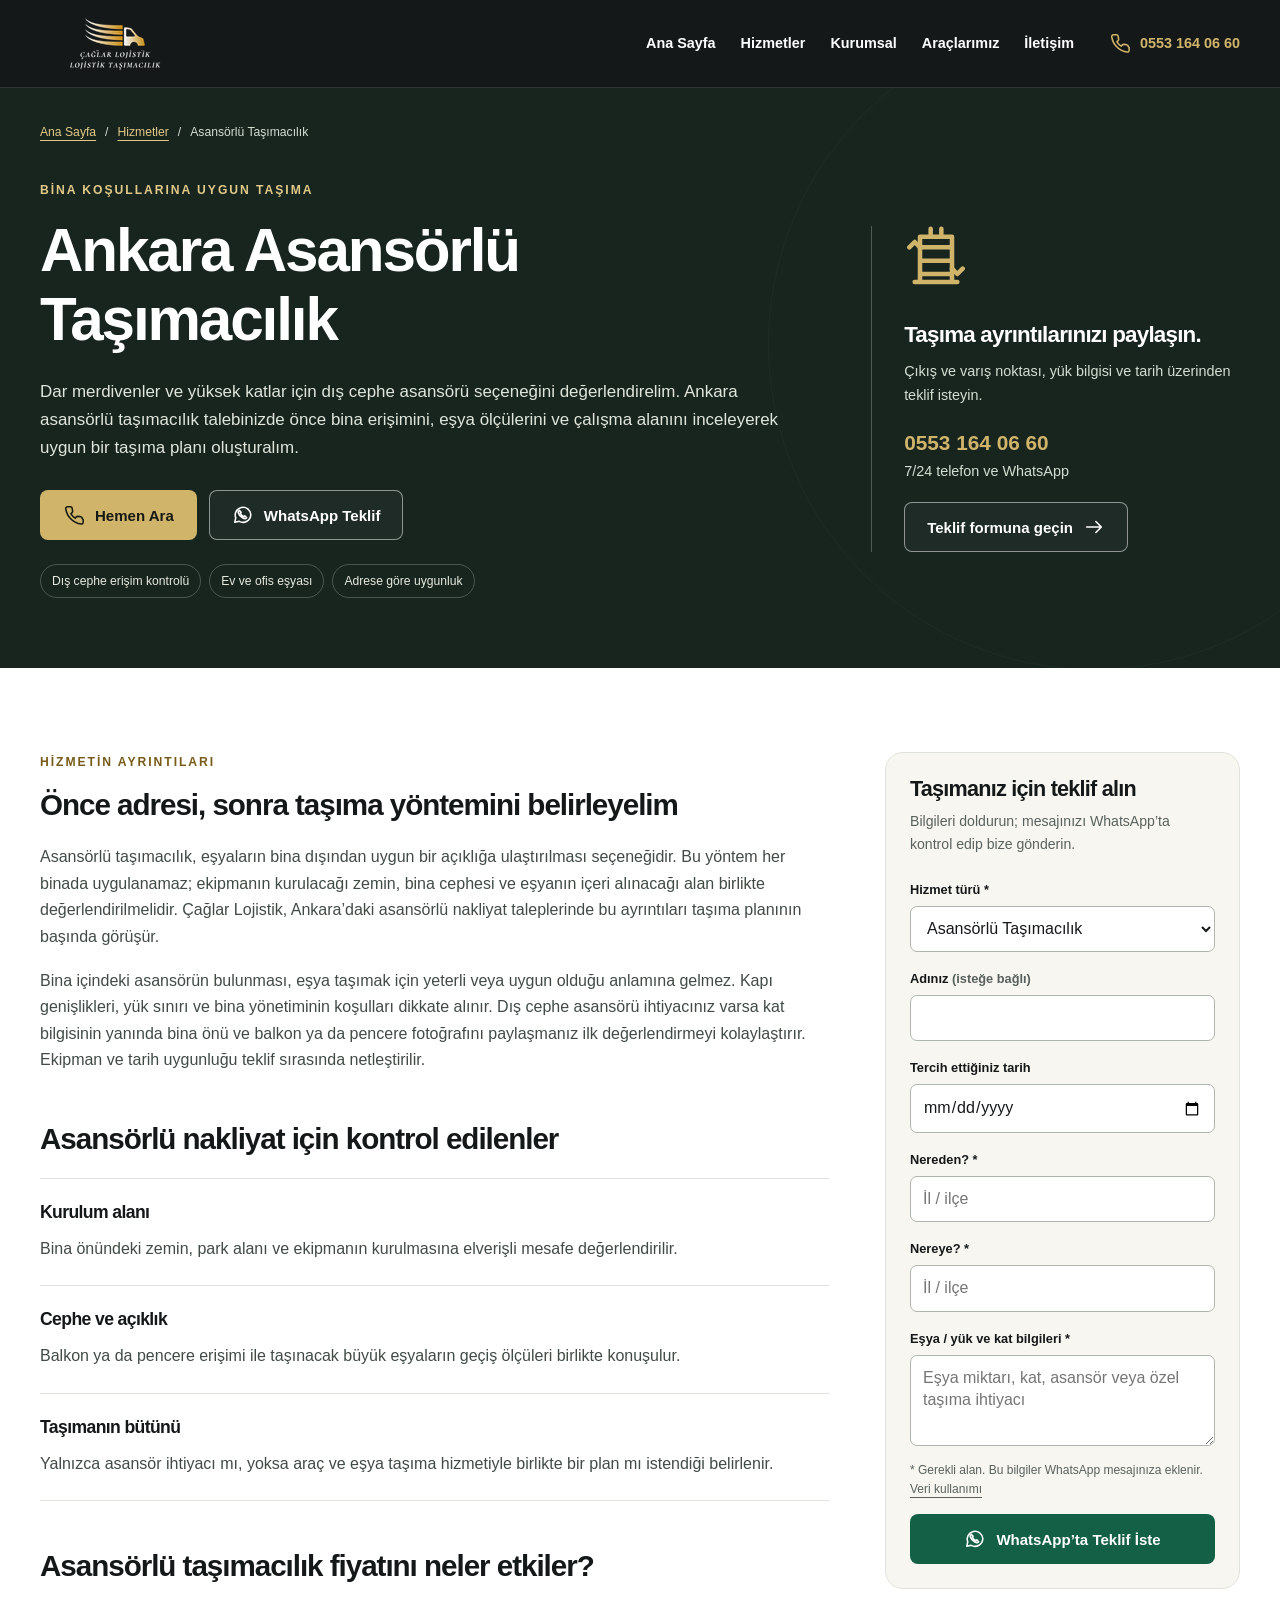
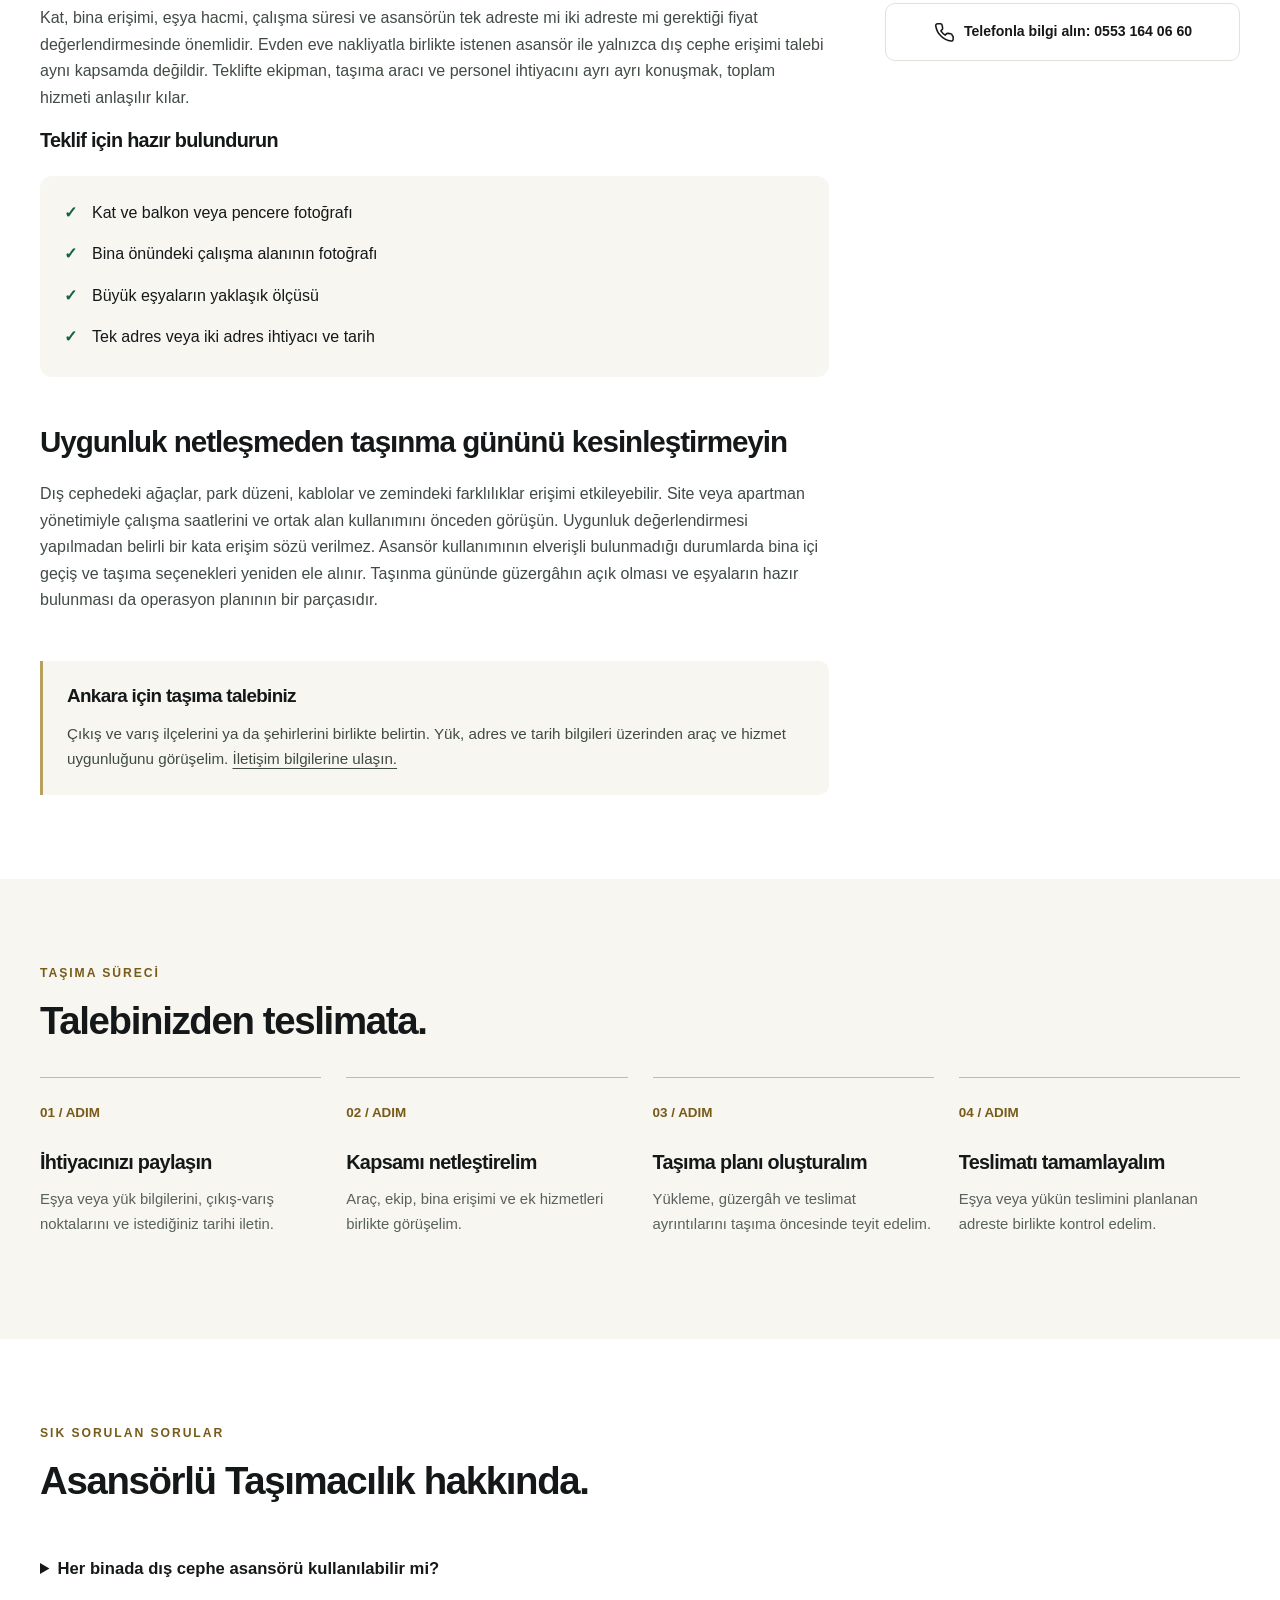
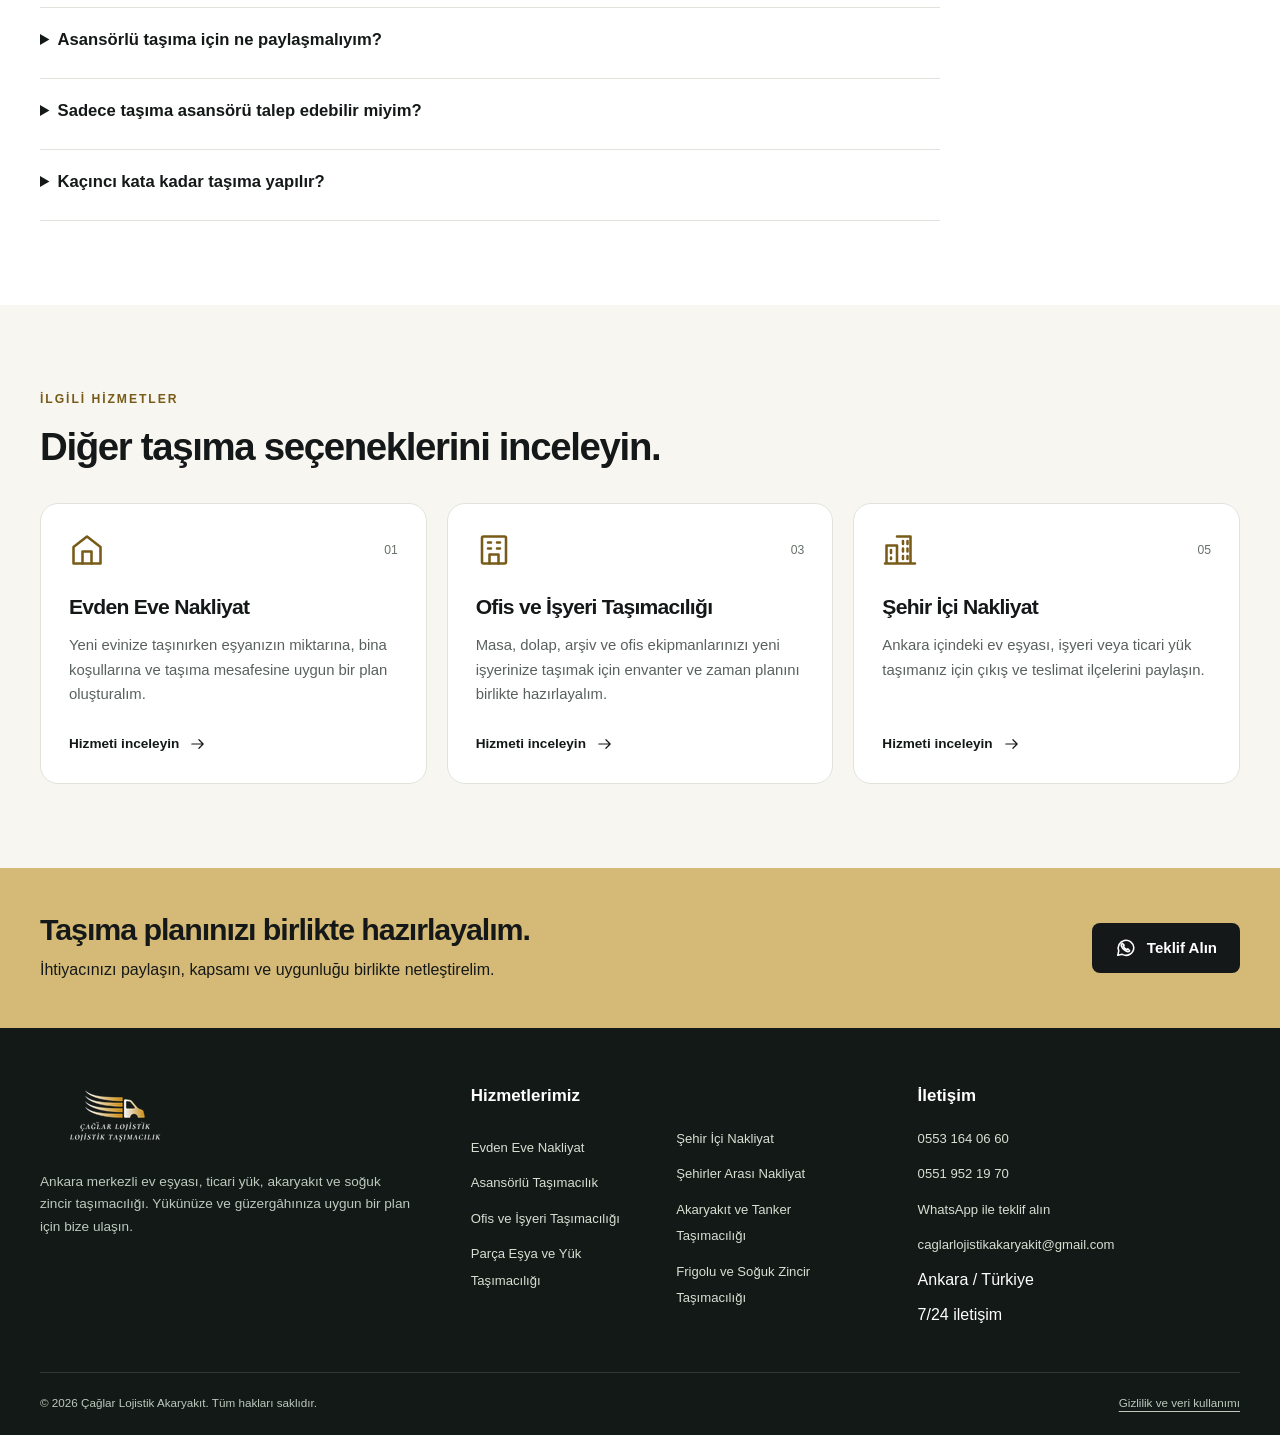
<file: ankara-asansorlu-tasimacilik.html>
<!doctype html><html lang="tr"><head>
<meta charset="utf-8"><meta name="viewport" content="width=device-width, initial-scale=1">
<title>Ankara Asansörlü Taşımacılık | Çağlar Lojistik</title><meta name="description" content="Ankara asansörlü taşımacılık ve asansörlü ev taşıma talepleri. Bina erişimi, kat ve eşya bilgisine göre planlama için Çağlar Lojistik’i arayın.">
<meta name="robots" content="index, follow, max-image-preview:large"><meta name="theme-color" content="#18251f">
<link rel="canonical" href="https://caglarlojistikankara.com/ankara-asansorlu-tasimacilik.html"><link rel="icon" href="logo.png" type="image/png">
<meta property="og:type" content="website"><meta property="og:locale" content="tr_TR"><meta property="og:site_name" content="Çağlar Lojistik Akaryakıt">
<meta property="og:title" content="Ankara Asansörlü Taşımacılık | Çağlar Lojistik"><meta property="og:description" content="Ankara asansörlü taşımacılık ve asansörlü ev taşıma talepleri. Bina erişimi, kat ve eşya bilgisine göre planlama için Çağlar Lojistik’i arayın.">
<meta property="og:url" content="https://caglarlojistikankara.com/ankara-asansorlu-tasimacilik.html"><meta property="og:image" content="https://caglarlojistikankara.com/paylasim.jpg"><meta property="og:image:width" content="1200"><meta property="og:image:height" content="630"><meta property="og:image:alt" content="Çağlar Lojistik Akaryakıt Ankara taşımacılık hizmetleri">
<meta name="twitter:card" content="summary_large_image"><meta name="twitter:title" content="Ankara Asansörlü Taşımacılık | Çağlar Lojistik"><meta name="twitter:description" content="Ankara asansörlü taşımacılık ve asansörlü ev taşıma talepleri. Bina erişimi, kat ve eşya bilgisine göre planlama için Çağlar Lojistik’i arayın."><meta name="twitter:image" content="https://caglarlojistikankara.com/paylasim.jpg">
<link rel="stylesheet" href="assets/site.v1.css">
<script defer src="assets/tracking-config.js"></script><script defer src="assets/site.v1.js"></script>
<script type="application/ld+json">{"@context":"https://schema.org","@graph":[{"@type":"Organization","@id":"https://caglarlojistikankara.com/#organization","name":"Çağlar Lojistik Akaryakıt","url":"https://caglarlojistikankara.com/","logo":{"@type":"ImageObject","url":"https://caglarlojistikankara.com/logo.png","width":150,"height":60},"telephone":"+905531640660","email":"caglarlojistikakaryakit@gmail.com","contactPoint":[{"@type":"ContactPoint","telephone":"+905531640660","contactType":"customer service","availableLanguage":"Turkish"},{"@type":"ContactPoint","telephone":"+905519521970","contactType":"customer service","availableLanguage":"Turkish"}],"areaServed":[{"@type":"City","name":"Ankara"},{"@type":"Country","name":"Türkiye"}]},{"@type":"WebSite","@id":"https://caglarlojistikankara.com/#website","url":"https://caglarlojistikankara.com/","name":"Çağlar Lojistik Akaryakıt","inLanguage":"tr-TR","publisher":{"@id":"https://caglarlojistikankara.com/#organization"}},{"@type":"WebPage","@id":"https://caglarlojistikankara.com/ankara-asansorlu-tasimacilik.html#webpage","url":"https://caglarlojistikankara.com/ankara-asansorlu-tasimacilik.html","name":"Ankara Asansörlü Taşımacılık","description":"Ankara asansörlü taşımacılık ve asansörlü ev taşıma talepleri. Bina erişimi, kat ve eşya bilgisine göre planlama için Çağlar Lojistik’i arayın.","isPartOf":{"@id":"https://caglarlojistikankara.com/#website"},"inLanguage":"tr-TR"},{"@type":"Service","@id":"https://caglarlojistikankara.com/ankara-asansorlu-tasimacilik.html#service","name":"Ankara Asansörlü Taşımacılık","serviceType":"Asansörlü Taşımacılık","description":"Ankara asansörlü taşımacılık ve asansörlü ev taşıma talepleri. Bina erişimi, kat ve eşya bilgisine göre planlama için Çağlar Lojistik’i arayın.","url":"https://caglarlojistikankara.com/ankara-asansorlu-tasimacilik.html","provider":{"@id":"https://caglarlojistikankara.com/#organization"},"areaServed":{"@type":"City","name":"Ankara"}},{"@type":"BreadcrumbList","itemListElement":[{"@type":"ListItem","position":1,"name":"Ana Sayfa","item":"https://caglarlojistikankara.com/"},{"@type":"ListItem","position":2,"name":"Asansörlü Taşımacılık","item":"https://caglarlojistikankara.com/ankara-asansorlu-tasimacilik.html"}]},{"@type":"FAQPage","mainEntity":[{"@type":"Question","name":"Her binada dış cephe asansörü kullanılabilir mi?","acceptedAnswer":{"@type":"Answer","text":"Hayır. Kurulum zemini, bina önündeki alan, cephe erişimi ve taşınacak eşyanın geçeceği açıklık uygun olmalıdır. Adrese göre değerlendirme yapılır."}},{"@type":"Question","name":"Asansörlü taşıma için ne paylaşmalıyım?","acceptedAnswer":{"@type":"Answer","text":"Kat bilgisi, bina önü ve balkon veya pencere fotoğrafları, büyük eşya ölçüleri ve taşıma tarihi ilk değerlendirme için yardımcı olur."}},{"@type":"Question","name":"Sadece taşıma asansörü talep edebilir miyim?","acceptedAnswer":{"@type":"Answer","text":"Yalnızca dış cephe asansörü ihtiyacınızı da iletebilirsiniz. Kapsam, ekipman ve tarih uygunluğu görüşme sırasında netleştirilir."}},{"@type":"Question","name":"Kaçıncı kata kadar taşıma yapılır?","acceptedAnswer":{"@type":"Answer","text":"Erişilebilecek kat; ekipman, zemin, kurulum mesafesi ve bina koşullarına bağlıdır. Adres incelenmeden sabit bir kat sınırı veya uygunluk sözü verilmez."}}]}]}</script>
</head><body data-service="Asansörlü Taşımacılık">
<a class="skip-link" href="#icerik">İçeriğe geç</a><header class="site-header"><div class="container header-inner">
<a class="brand" href="./" aria-label="Çağlar Lojistik ana sayfa"><img src="logo.png" width="150" height="60" alt="Çağlar Lojistik Akaryakıt"></a>
<nav class="main-nav" id="main-menu" aria-label="Ana menü"><a href="./">Ana Sayfa</a><a href="./#hizmetler">Hizmetler</a><a href="./#kurumsal">Kurumsal</a><a href="./#filo">Araçlarımız</a><a href="./#iletisim">İletişim</a></nav>
<a class="header-phone" data-location="header" href="tel:+905531640660"><svg class="icon" viewBox="0 0 24 24" aria-hidden="true"><path d="M22 16.9v3a2 2 0 0 1-2.2 2A19.8 19.8 0 0 1 3 5.2 2 2 0 0 1 5 3h3a2 2 0 0 1 2 1.7l.5 3a2 2 0 0 1-.6 1.7L8.6 10.7a16 16 0 0 0 4.7 4.7l1.3-1.3a2 2 0 0 1 1.7-.6l3 .5a2 2 0 0 1 1.7 1.9Z"/></svg>0553 164 06 60</a>
<button class="menu-toggle" type="button" aria-label="Menüyü aç veya kapat" aria-controls="main-menu" aria-expanded="false"><svg class="icon" viewBox="0 0 24 24" aria-hidden="true"><path d="M4 6h16M4 12h16M4 18h16"/></svg></button>
</div></header><main id="icerik"><section class="service-hero"><div class="container"><nav class="breadcrumb" aria-label="İçerik yolu"><a href="./">Ana Sayfa</a><span aria-hidden="true">/</span><a href="./#hizmetler">Hizmetler</a><span aria-hidden="true">/</span><span aria-current="page">Asansörlü Taşımacılık</span></nav><div class="service-hero-grid"><div><span class="eyebrow">BİNA KOŞULLARINA UYGUN TAŞIMA</span><h1>Ankara Asansörlü Taşımacılık</h1><p class="intro">Dar merdivenler ve yüksek katlar için dış cephe asansörü seçeneğini değerlendirelim. Ankara asansörlü taşımacılık talebinizde önce bina erişimini, eşya ölçülerini ve çalışma alanını inceleyerek uygun bir taşıma planı oluşturalım.</p><div class="actions"><a class="btn btn-gold" data-location="hero" href="tel:+905531640660"><svg class="icon" viewBox="0 0 24 24" aria-hidden="true"><path d="M22 16.9v3a2 2 0 0 1-2.2 2A19.8 19.8 0 0 1 3 5.2 2 2 0 0 1 5 3h3a2 2 0 0 1 2 1.7l.5 3a2 2 0 0 1-.6 1.7L8.6 10.7a16 16 0 0 0 4.7 4.7l1.3-1.3a2 2 0 0 1 1.7-.6l3 .5a2 2 0 0 1 1.7 1.9Z"/></svg>Hemen Ara</a><a class="btn btn-outline" data-location="hero" href="https://wa.me/905531640660?text=Merhaba%20%C3%87a%C4%9Flar%20Lojistik%2C%20Asans%C3%B6rl%C3%BC%20Ta%C5%9F%C4%B1mac%C4%B1l%C4%B1k%20i%C3%A7in%20teklif%20almak%20istiyorum." target="_blank" rel="noopener"><svg class="icon" viewBox="0 0 24 24" aria-hidden="true"><path d="M20.5 11.5a8.5 8.5 0 0 1-12.6 7.4L3 20l1.1-4.9A8.5 8.5 0 1 1 20.5 11.5Z"/><path d="m8 7 2 2-1 1a8 8 0 0 0 4 4l1-1 2 2c-1 3-8-1-9-5-.5-1.5 0-2.5 1-3Z"/></svg>WhatsApp Teklif</a></div><div class="pills"><span>Dış cephe erişim kontrolü</span><span>Ev ve ofis eşyası</span><span>Adrese göre uygunluk</span></div></div><aside class="service-summary"><div class="large-icon"><svg class="icon" viewBox="0 0 24 24" aria-hidden="true"><path d="M4 21h16M6 21V4h12v17M6 8h12M6 13h12M6 18h12M10 4V1m4 3V1"/><path d="m2 8 2-2 2 2m12 8 2 2 2-2"/></svg></div><h2>Taşıma ayrıntılarınızı paylaşın.</h2><p>Çıkış ve varış noktası, yük bilgisi ve tarih üzerinden teklif isteyin.</p><a class="summary-phone" data-location="hero_summary" href="tel:+905531640660">0553 164 06 60</a><p>7/24 telefon ve WhatsApp</p><a href="#teklif-formu" class="btn btn-outline">Teklif formuna geçin <svg class="icon" viewBox="0 0 24 24" aria-hidden="true"><path d="M4 12h16m-6-6 6 6-6 6"/></svg></a></aside></div></div></section>
<section class="section"><div class="container article-layout"><article class="article-content"><section><span class="eyebrow">HİZMETİN AYRINTILARI</span><h2>Önce adresi, sonra taşıma yöntemini belirleyelim</h2><p>Asansörlü taşımacılık, eşyaların bina dışından uygun bir açıklığa ulaştırılması seçeneğidir. Bu yöntem her binada uygulanamaz; ekipmanın kurulacağı zemin, bina cephesi ve eşyanın içeri alınacağı alan birlikte değerlendirilmelidir. Çağlar Lojistik, Ankara’daki asansörlü nakliyat taleplerinde bu ayrıntıları taşıma planının başında görüşür.</p><p>Bina içindeki asansörün bulunması, eşya taşımak için yeterli veya uygun olduğu anlamına gelmez. Kapı genişlikleri, yük sınırı ve bina yönetiminin koşulları dikkate alınır. Dış cephe asansörü ihtiyacınız varsa kat bilgisinin yanında bina önü ve balkon ya da pencere fotoğrafını paylaşmanız ilk değerlendirmeyi kolaylaştırır. Ekipman ve tarih uygunluğu teklif sırasında netleştirilir.</p></section><section><h2>Asansörlü nakliyat için kontrol edilenler</h2><div class="scope-item"><h3>Kurulum alanı</h3><p>Bina önündeki zemin, park alanı ve ekipmanın kurulmasına elverişli mesafe değerlendirilir.</p></div><div class="scope-item"><h3>Cephe ve açıklık</h3><p>Balkon ya da pencere erişimi ile taşınacak büyük eşyaların geçiş ölçüleri birlikte konuşulur.</p></div><div class="scope-item"><h3>Taşımanın bütünü</h3><p>Yalnızca asansör ihtiyacı mı, yoksa araç ve eşya taşıma hizmetiyle birlikte bir plan mı istendiği belirlenir.</p></div></section><section><h2>Asansörlü taşımacılık fiyatını neler etkiler?</h2><p>Kat, bina erişimi, eşya hacmi, çalışma süresi ve asansörün tek adreste mi iki adreste mi gerektiği fiyat değerlendirmesinde önemlidir. Evden eve nakliyatla birlikte istenen asansör ile yalnızca dış cephe erişimi talebi aynı kapsamda değildir. Teklifte ekipman, taşıma aracı ve personel ihtiyacını ayrı ayrı konuşmak, toplam hizmeti anlaşılır kılar.</p><h3>Teklif için hazır bulundurun</h3><ul class="check-list"><li>Kat ve balkon veya pencere fotoğrafı</li><li>Bina önündeki çalışma alanının fotoğrafı</li><li>Büyük eşyaların yaklaşık ölçüsü</li><li>Tek adres veya iki adres ihtiyacı ve tarih</li></ul></section><section><h2>Uygunluk netleşmeden taşınma gününü kesinleştirmeyin</h2><p>Dış cephedeki ağaçlar, park düzeni, kablolar ve zemindeki farklılıklar erişimi etkileyebilir. Site veya apartman yönetimiyle çalışma saatlerini ve ortak alan kullanımını önceden görüşün. Uygunluk değerlendirmesi yapılmadan belirli bir kata erişim sözü verilmez. Asansör kullanımının elverişli bulunmadığı durumlarda bina içi geçiş ve taşıma seçenekleri yeniden ele alınır. Taşınma gününde güzergâhın açık olması ve eşyaların hazır bulunması da operasyon planının bir parçasıdır.</p></section><section class="local-note"><h3>Ankara için taşıma talebiniz</h3><p>Çıkış ve varış ilçelerini ya da şehirlerini birlikte belirtin. Yük, adres ve tarih bilgileri üzerinden araç ve hizmet uygunluğunu görüşelim. <a href="./#iletisim">İletişim bilgilerine ulaşın.</a></p></section></article><aside class="article-aside" aria-label="Asansörlü Taşımacılık teklif formu"><form class="quote-form" id="teklif-formu" action="https://wa.me/905531640660" method="get"><h3>Taşımanız için teklif alın</h3><p class="form-intro">Bilgileri doldurun; mesajınızı WhatsApp’ta kontrol edip bize gönderin.</p><div class="form-grid">
<div class="field full"><label for="service-service">Hizmet türü *</label><select id="service-service" name="service" required><option>Evden Eve Nakliyat</option><option selected>Asansörlü Taşımacılık</option><option>Ofis ve İşyeri Taşımacılığı</option><option>Parça Eşya ve Yük Taşımacılığı</option><option>Şehir İçi Nakliyat</option><option>Şehirler Arası Nakliyat</option><option>Akaryakıt ve Tanker Taşımacılığı</option><option>Frigolu ve Soğuk Zincir Taşımacılığı</option><option>Diğer lojistik talebi</option></select></div>
<div class="field"><label for="name-service">Adınız <span class="muted">(isteğe bağlı)</span></label><input id="name-service" name="name" autocomplete="name" maxlength="80"></div>
<div class="field"><label for="date-service">Tercih ettiğiniz tarih</label><input id="date-service" type="date" name="date"></div>
<div class="field"><label for="pickup-service">Nereden? *</label><input id="pickup-service" name="pickup" required maxlength="160" placeholder="İl / ilçe"></div>
<div class="field"><label for="destination-service">Nereye? *</label><input id="destination-service" name="destination" required maxlength="160" placeholder="İl / ilçe"></div>
<div class="field full"><label for="details-service">Eşya / yük ve kat bilgileri *</label><textarea id="details-service" name="details" rows="3" required maxlength="1200" placeholder="Eşya miktarı, kat, asansör veya özel taşıma ihtiyacı"></textarea></div></div>
<p class="form-note">* Gerekli alan. Bu bilgiler WhatsApp mesajınıza eklenir. <a href="gizlilik.html">Veri kullanımı</a></p><button class="btn btn-green" type="submit"><svg class="icon" viewBox="0 0 24 24" aria-hidden="true"><path d="M20.5 11.5a8.5 8.5 0 0 1-12.6 7.4L3 20l1.1-4.9A8.5 8.5 0 1 1 20.5 11.5Z"/><path d="m8 7 2 2-1 1a8 8 0 0 0 4 4l1-1 2 2c-1 3-8-1-9-5-.5-1.5 0-2.5 1-3Z"/></svg>WhatsApp’ta Teklif İste</button></form><a class="aside-call" data-location="form_aside" href="tel:+905531640660"><svg class="icon" viewBox="0 0 24 24" aria-hidden="true"><path d="M22 16.9v3a2 2 0 0 1-2.2 2A19.8 19.8 0 0 1 3 5.2 2 2 0 0 1 5 3h3a2 2 0 0 1 2 1.7l.5 3a2 2 0 0 1-.6 1.7L8.6 10.7a16 16 0 0 0 4.7 4.7l1.3-1.3a2 2 0 0 1 1.7-.6l3 .5a2 2 0 0 1 1.7 1.9Z"/></svg>Telefonla bilgi alın: 0553 164 06 60</a></aside></div></section>
<section class="section soft"><div class="container"><div class="section-heading"><span class="eyebrow">TAŞIMA SÜRECİ</span><h2>Talebinizden teslimata.</h2></div><div class="process-grid"><article class="process-card"><span class="step-no">01 / ADIM</span><h3>İhtiyacınızı paylaşın</h3><p>Eşya veya yük bilgilerini, çıkış-varış noktalarını ve istediğiniz tarihi iletin.</p></article><article class="process-card"><span class="step-no">02 / ADIM</span><h3>Kapsamı netleştirelim</h3><p>Araç, ekip, bina erişimi ve ek hizmetleri birlikte görüşelim.</p></article><article class="process-card"><span class="step-no">03 / ADIM</span><h3>Taşıma planı oluşturalım</h3><p>Yükleme, güzergâh ve teslimat ayrıntılarını taşıma öncesinde teyit edelim.</p></article><article class="process-card"><span class="step-no">04 / ADIM</span><h3>Teslimatı tamamlayalım</h3><p>Eşya veya yükün teslimini planlanan adreste birlikte kontrol edelim.</p></article></div></div></section>
<section class="section" id="sss"><div class="container"><div class="section-heading"><span class="eyebrow">SIK SORULAN SORULAR</span><h2>Asansörlü Taşımacılık hakkında.</h2></div><div class="faq-list"><details><summary>Her binada dış cephe asansörü kullanılabilir mi?</summary><p>Hayır. Kurulum zemini, bina önündeki alan, cephe erişimi ve taşınacak eşyanın geçeceği açıklık uygun olmalıdır. Adrese göre değerlendirme yapılır.</p></details><details><summary>Asansörlü taşıma için ne paylaşmalıyım?</summary><p>Kat bilgisi, bina önü ve balkon veya pencere fotoğrafları, büyük eşya ölçüleri ve taşıma tarihi ilk değerlendirme için yardımcı olur.</p></details><details><summary>Sadece taşıma asansörü talep edebilir miyim?</summary><p>Yalnızca dış cephe asansörü ihtiyacınızı da iletebilirsiniz. Kapsam, ekipman ve tarih uygunluğu görüşme sırasında netleştirilir.</p></details><details><summary>Kaçıncı kata kadar taşıma yapılır?</summary><p>Erişilebilecek kat; ekipman, zemin, kurulum mesafesi ve bina koşullarına bağlıdır. Adres incelenmeden sabit bir kat sınırı veya uygunluk sözü verilmez.</p></details></div></div></section>
<section class="section soft" id="ilgili-hizmetler"><div class="container"><div class="section-heading"><span class="eyebrow">İLGİLİ HİZMETLER</span><h2>Diğer taşıma seçeneklerini inceleyin.</h2></div><div class="service-grid"><article class="service-card"><div class="card-top"><svg class="icon icon-lg" viewBox="0 0 24 24" aria-hidden="true"><path d="m3 10 9-7 9 7v11H3V10Z"/><path d="M9 21v-8h6v8"/></svg><span class="card-num">01</span></div><h3><a href="ankara-evden-eve-nakliyat.html">Evden Eve Nakliyat</a></h3><p>Yeni evinize taşınırken eşyanızın miktarına, bina koşullarına ve taşıma mesafesine uygun bir plan oluşturalım.</p><a class="card-link" href="ankara-evden-eve-nakliyat.html" aria-label="Evden Eve Nakliyat hizmet ayrıntıları">Hizmeti inceleyin <svg class="icon" viewBox="0 0 24 24" aria-hidden="true"><path d="M4 12h16m-6-6 6 6-6 6"/></svg></a></article><article class="service-card"><div class="card-top"><svg class="icon icon-lg" viewBox="0 0 24 24" aria-hidden="true"><rect x="4" y="3" width="16" height="18" rx="1"/><path d="M8 7h2m4 0h2M8 11h2m4 0h2M9 21v-6h6v6"/></svg><span class="card-num">03</span></div><h3><a href="ankara-ofis-tasimaciligi.html">Ofis ve İşyeri Taşımacılığı</a></h3><p>Masa, dolap, arşiv ve ofis ekipmanlarınızı yeni işyerinize taşımak için envanter ve zaman planını birlikte hazırlayalım.</p><a class="card-link" href="ankara-ofis-tasimaciligi.html" aria-label="Ofis ve İşyeri Taşımacılığı hizmet ayrıntıları">Hizmeti inceleyin <svg class="icon" viewBox="0 0 24 24" aria-hidden="true"><path d="M4 12h16m-6-6 6 6-6 6"/></svg></a></article><article class="service-card"><div class="card-top"><svg class="icon icon-lg" viewBox="0 0 24 24" aria-hidden="true"><path d="M2 21h20M3 21V9h7v12m0-18h9v18M6 12v2m0 3v1m8-12v2m3-2v2m-3 3v2m3-2v2m-3 3v2m3-2v2"/></svg><span class="card-num">05</span></div><h3><a href="ankara-sehir-ici-nakliyat.html">Şehir İçi Nakliyat</a></h3><p>Ankara içindeki ev eşyası, işyeri veya ticari yük taşımanız için çıkış ve teslimat ilçelerini paylaşın.</p><a class="card-link" href="ankara-sehir-ici-nakliyat.html" aria-label="Şehir İçi Nakliyat hizmet ayrıntıları">Hizmeti inceleyin <svg class="icon" viewBox="0 0 24 24" aria-hidden="true"><path d="M4 12h16m-6-6 6 6-6 6"/></svg></a></article></div></div></section><section class="cta-band"><div class="container cta-inner"><div><h2>Taşıma planınızı birlikte hazırlayalım.</h2><p>İhtiyacınızı paylaşın, kapsamı ve uygunluğu birlikte netleştirelim.</p></div><a class="btn btn-dark" data-location="cta_band" href="https://wa.me/905531640660?text=Merhaba%20%C3%87a%C4%9Flar%20Lojistik%2C%20Asans%C3%B6rl%C3%BC%20Ta%C5%9F%C4%B1mac%C4%B1l%C4%B1k%20i%C3%A7in%20teklif%20almak%20istiyorum." target="_blank" rel="noopener"><svg class="icon" viewBox="0 0 24 24" aria-hidden="true"><path d="M20.5 11.5a8.5 8.5 0 0 1-12.6 7.4L3 20l1.1-4.9A8.5 8.5 0 1 1 20.5 11.5Z"/><path d="m8 7 2 2-1 1a8 8 0 0 0 4 4l1-1 2 2c-1 3-8-1-9-5-.5-1.5 0-2.5 1-3Z"/></svg>Teklif Alın</a></div></section></main><footer class="site-footer"><div class="container"><div class="footer-grid">
<div><a href="./"><img src="logo.png" width="150" height="60" loading="lazy" alt="Çağlar Lojistik Akaryakıt ana sayfa"></a><p>Ankara merkezli ev eşyası, ticari yük, akaryakıt ve soğuk zincir taşımacılığı. Yükünüze ve güzergâhınıza uygun bir plan için bize ulaşın.</p></div>
<div><h2>Hizmetlerimiz</h2><ul class="footer-service-list"><li><a href="ankara-evden-eve-nakliyat.html">Evden Eve Nakliyat</a></li><li><a href="ankara-asansorlu-tasimacilik.html">Asansörlü Taşımacılık</a></li><li><a href="ankara-ofis-tasimaciligi.html">Ofis ve İşyeri Taşımacılığı</a></li><li><a href="ankara-parca-esya-tasimaciligi.html">Parça Eşya ve Yük Taşımacılığı</a></li><li><a href="ankara-sehir-ici-nakliyat.html">Şehir İçi Nakliyat</a></li><li><a href="ankara-sehirler-arasi-nakliyat.html">Şehirler Arası Nakliyat</a></li><li><a href="ankara-akaryakit-tanker-tasimaciligi.html">Akaryakıt ve Tanker Taşımacılığı</a></li><li><a href="ankara-frigolu-tasimacilik.html">Frigolu ve Soğuk Zincir Taşımacılığı</a></li></ul></div>
<div class="footer-contact"><h2>İletişim</h2><ul><li><a data-location="footer" href="tel:+905531640660">0553 164 06 60</a></li><li><a data-location="footer" href="tel:+905519521970">0551 952 19 70</a></li><li><a data-location="footer" href="https://wa.me/905531640660?text=Merhaba%20%C3%87a%C4%9Flar%20Lojistik%2C%20Asans%C3%B6rl%C3%BC%20Ta%C5%9F%C4%B1mac%C4%B1l%C4%B1k%20i%C3%A7in%20teklif%20almak%20istiyorum." target="_blank" rel="noopener">WhatsApp ile teklif alın</a></li><li><a href="mailto:caglarlojistikakaryakit@gmail.com">caglarlojistikakaryakit@gmail.com</a></li><li>Ankara / Türkiye</li><li>7/24 iletişim</li></ul></div>
</div><div class="footer-bottom"><span>© 2026 Çağlar Lojistik Akaryakıt. Tüm hakları saklıdır.</span><div><a href="gizlilik.html">Gizlilik ve veri kullanımı</a><button type="button" data-consent-settings hidden>Ölçüm tercihleri</button></div></div></div></footer>
<nav class="mobile-contact" aria-label="Hızlı iletişim"><a class="btn btn-dark" href="tel:+905531640660" data-location="mobile_bar"><svg class="icon" viewBox="0 0 24 24" aria-hidden="true"><path d="M22 16.9v3a2 2 0 0 1-2.2 2A19.8 19.8 0 0 1 3 5.2 2 2 0 0 1 5 3h3a2 2 0 0 1 2 1.7l.5 3a2 2 0 0 1-.6 1.7L8.6 10.7a16 16 0 0 0 4.7 4.7l1.3-1.3a2 2 0 0 1 1.7-.6l3 .5a2 2 0 0 1 1.7 1.9Z"/></svg>Hemen Ara</a><a class="btn btn-green" href="https://wa.me/905531640660?text=Merhaba%20%C3%87a%C4%9Flar%20Lojistik%2C%20Asans%C3%B6rl%C3%BC%20Ta%C5%9F%C4%B1mac%C4%B1l%C4%B1k%20i%C3%A7in%20teklif%20almak%20istiyorum." target="_blank" rel="noopener" data-location="mobile_bar"><svg class="icon" viewBox="0 0 24 24" aria-hidden="true"><path d="M20.5 11.5a8.5 8.5 0 0 1-12.6 7.4L3 20l1.1-4.9A8.5 8.5 0 1 1 20.5 11.5Z"/><path d="m8 7 2 2-1 1a8 8 0 0 0 4 4l1-1 2 2c-1 3-8-1-9-5-.5-1.5 0-2.5 1-3Z"/></svg>WhatsApp Teklif</a></nav>
<section class="consent-panel" id="consent-panel" role="dialog" aria-labelledby="consent-title" aria-describedby="consent-description" hidden><h2 id="consent-title">Ölçüm tercihiniz</h2><p id="consent-description">Ziyaret ve iletişim butonu kullanımını Google Analytics ve Google Ads ile ölçmemize izin verir misiniz? Teklif formundaki bilgileriniz ölçüm araçlarına gönderilmez. İzin vermeden de hizmetlerimizi inceleyebilir ve bize ulaşabilirsiniz. <a href="gizlilik.html">Veri kullanımı</a></p><div class="actions"><button class="btn btn-dark" type="button" data-consent="granted">Ölçüme izin ver</button><button class="btn btn-light" type="button" data-consent="denied">Yalnızca gerekli</button></div></section>
<noscript><p class="noscript-note">Teklif formunu kullanmak için JavaScript’i açın. Bize <a href="tel:+905531640660">telefon</a> veya <a href="https://wa.me/905531640660?text=Merhaba%20%C3%87a%C4%9Flar%20Lojistik%2C%20Asans%C3%B6rl%C3%BC%20Ta%C5%9F%C4%B1mac%C4%B1l%C4%B1k%20i%C3%A7in%20teklif%20almak%20istiyorum.">WhatsApp</a> ile doğrudan ulaşabilirsiniz.</p></noscript>
</body></html>
</file>
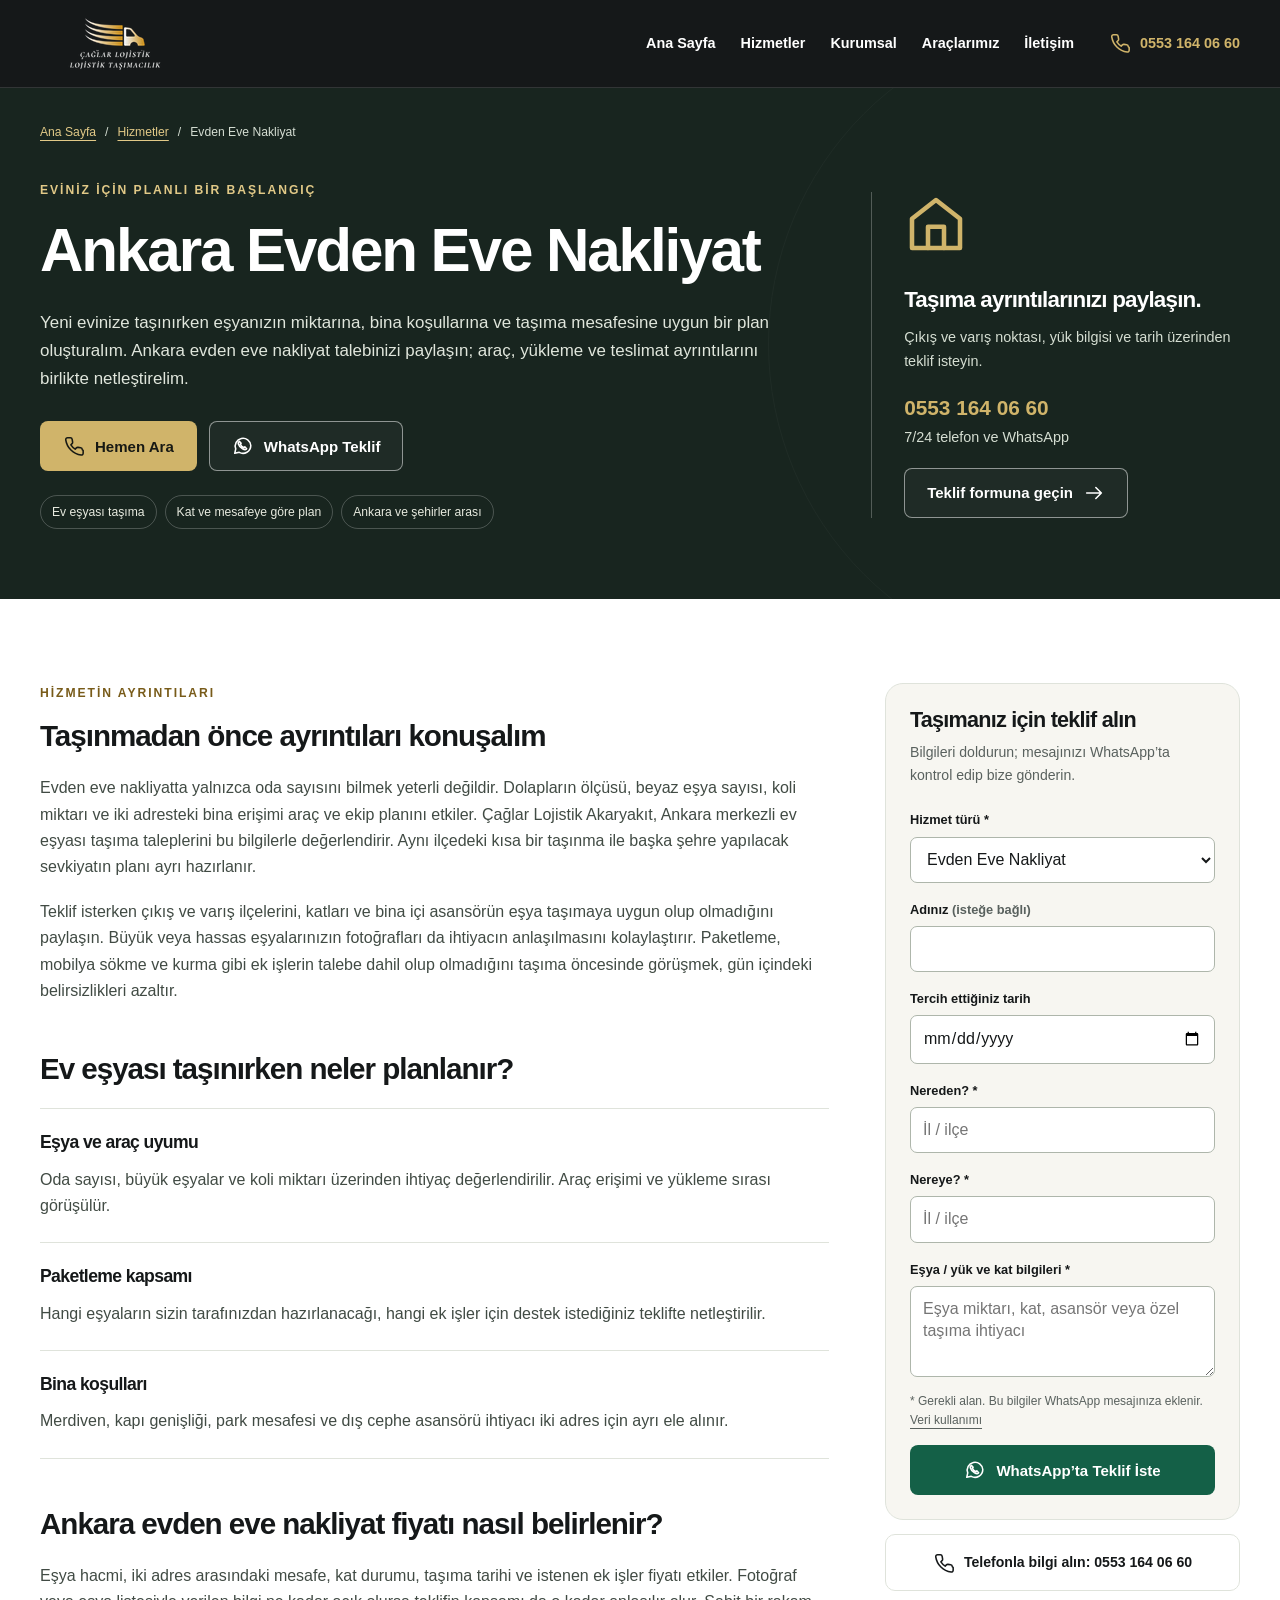
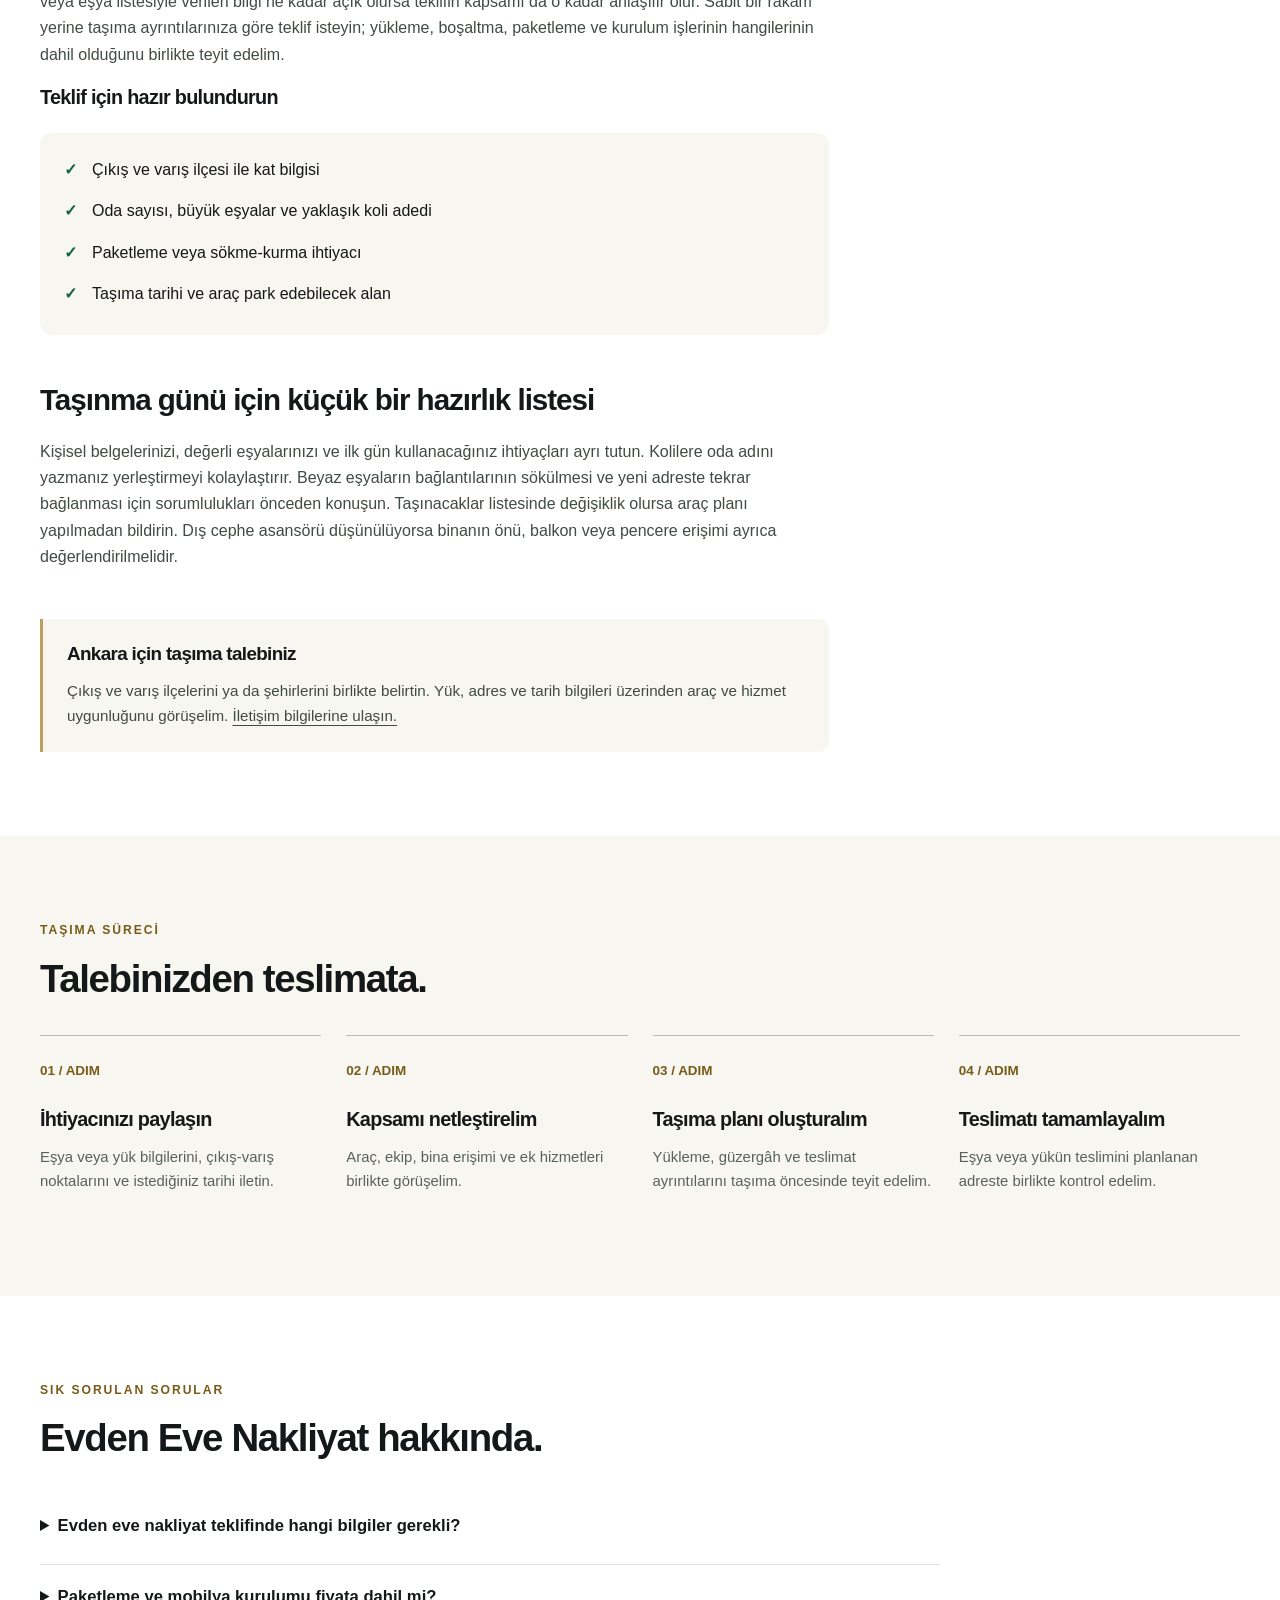
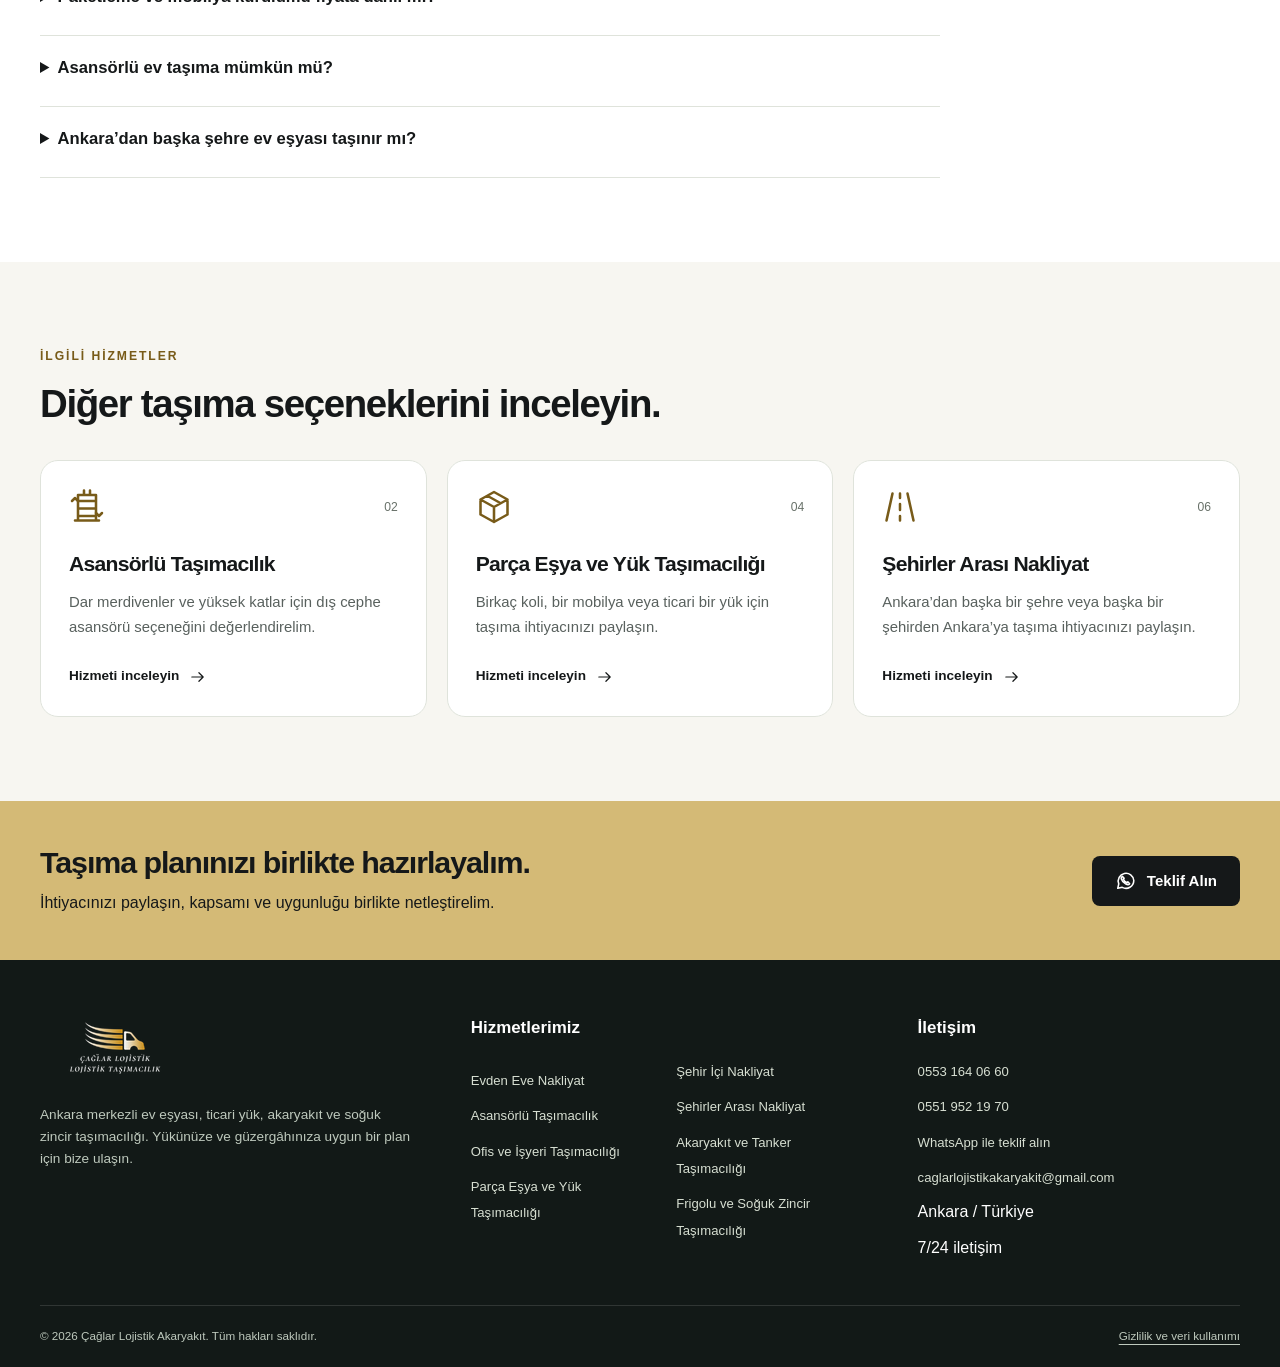
<file: ankara-evden-eve-nakliyat.html>
<!doctype html><html lang="tr"><head>
<meta charset="utf-8"><meta name="viewport" content="width=device-width, initial-scale=1">
<title>Ankara Evden Eve Nakliyat | Çağlar Lojistik</title><meta name="description" content="Ankara evden eve nakliyat için eşya, kat ve mesafeye göre taşıma planı. Şehir içi ve şehirler arası taşınma için Çağlar Lojistik’ten teklif alın.">
<meta name="robots" content="index, follow, max-image-preview:large"><meta name="theme-color" content="#18251f">
<link rel="canonical" href="https://caglarlojistikankara.com/ankara-evden-eve-nakliyat.html"><link rel="icon" href="logo.png" type="image/png">
<meta property="og:type" content="website"><meta property="og:locale" content="tr_TR"><meta property="og:site_name" content="Çağlar Lojistik Akaryakıt">
<meta property="og:title" content="Ankara Evden Eve Nakliyat | Çağlar Lojistik"><meta property="og:description" content="Ankara evden eve nakliyat için eşya, kat ve mesafeye göre taşıma planı. Şehir içi ve şehirler arası taşınma için Çağlar Lojistik’ten teklif alın.">
<meta property="og:url" content="https://caglarlojistikankara.com/ankara-evden-eve-nakliyat.html"><meta property="og:image" content="https://caglarlojistikankara.com/paylasim.jpg"><meta property="og:image:width" content="1200"><meta property="og:image:height" content="630"><meta property="og:image:alt" content="Çağlar Lojistik Akaryakıt Ankara taşımacılık hizmetleri">
<meta name="twitter:card" content="summary_large_image"><meta name="twitter:title" content="Ankara Evden Eve Nakliyat | Çağlar Lojistik"><meta name="twitter:description" content="Ankara evden eve nakliyat için eşya, kat ve mesafeye göre taşıma planı. Şehir içi ve şehirler arası taşınma için Çağlar Lojistik’ten teklif alın."><meta name="twitter:image" content="https://caglarlojistikankara.com/paylasim.jpg">
<link rel="stylesheet" href="assets/site.v1.css">
<script defer src="assets/tracking-config.js"></script><script defer src="assets/site.v1.js"></script>
<script type="application/ld+json">{"@context":"https://schema.org","@graph":[{"@type":"Organization","@id":"https://caglarlojistikankara.com/#organization","name":"Çağlar Lojistik Akaryakıt","url":"https://caglarlojistikankara.com/","logo":{"@type":"ImageObject","url":"https://caglarlojistikankara.com/logo.png","width":150,"height":60},"telephone":"+905531640660","email":"caglarlojistikakaryakit@gmail.com","contactPoint":[{"@type":"ContactPoint","telephone":"+905531640660","contactType":"customer service","availableLanguage":"Turkish"},{"@type":"ContactPoint","telephone":"+905519521970","contactType":"customer service","availableLanguage":"Turkish"}],"areaServed":[{"@type":"City","name":"Ankara"},{"@type":"Country","name":"Türkiye"}]},{"@type":"WebSite","@id":"https://caglarlojistikankara.com/#website","url":"https://caglarlojistikankara.com/","name":"Çağlar Lojistik Akaryakıt","inLanguage":"tr-TR","publisher":{"@id":"https://caglarlojistikankara.com/#organization"}},{"@type":"WebPage","@id":"https://caglarlojistikankara.com/ankara-evden-eve-nakliyat.html#webpage","url":"https://caglarlojistikankara.com/ankara-evden-eve-nakliyat.html","name":"Ankara Evden Eve Nakliyat","description":"Ankara evden eve nakliyat için eşya, kat ve mesafeye göre taşıma planı. Şehir içi ve şehirler arası taşınma için Çağlar Lojistik’ten teklif alın.","isPartOf":{"@id":"https://caglarlojistikankara.com/#website"},"inLanguage":"tr-TR"},{"@type":"Service","@id":"https://caglarlojistikankara.com/ankara-evden-eve-nakliyat.html#service","name":"Ankara Evden Eve Nakliyat","serviceType":"Evden Eve Nakliyat","description":"Ankara evden eve nakliyat için eşya, kat ve mesafeye göre taşıma planı. Şehir içi ve şehirler arası taşınma için Çağlar Lojistik’ten teklif alın.","url":"https://caglarlojistikankara.com/ankara-evden-eve-nakliyat.html","provider":{"@id":"https://caglarlojistikankara.com/#organization"},"areaServed":{"@type":"City","name":"Ankara"}},{"@type":"BreadcrumbList","itemListElement":[{"@type":"ListItem","position":1,"name":"Ana Sayfa","item":"https://caglarlojistikankara.com/"},{"@type":"ListItem","position":2,"name":"Evden Eve Nakliyat","item":"https://caglarlojistikankara.com/ankara-evden-eve-nakliyat.html"}]},{"@type":"FAQPage","mainEntity":[{"@type":"Question","name":"Evden eve nakliyat teklifinde hangi bilgiler gerekli?","acceptedAnswer":{"@type":"Answer","text":"Çıkış ve varış adresinin ilçesi, katlar, oda sayısı, büyük eşyalar, koli miktarı ve istediğiniz tarih yeterli bir başlangıç sağlar. Fotoğraf paylaşmanız planlamayı kolaylaştırır."}},{"@type":"Question","name":"Paketleme ve mobilya kurulumu fiyata dahil mi?","acceptedAnswer":{"@type":"Answer","text":"Bu işler taşıma talebinin kapsamına göre görüşülür. Teklif alırken paketleme, sökme ve kurma işlerini ayrı ayrı belirtin; dahil olan hizmetleri taşınmadan önce teyit edin."}},{"@type":"Question","name":"Asansörlü ev taşıma mümkün mü?","acceptedAnswer":{"@type":"Answer","text":"Dış cephe asansörü kullanımı bina önü, zemin, erişim ve uygunluk değerlendirmesine bağlıdır. Adresin fotoğraflarıyla birlikte asansör ihtiyacınızı bildirebilirsiniz."}},{"@type":"Question","name":"Ankara’dan başka şehre ev eşyası taşınır mı?","acceptedAnswer":{"@type":"Answer","text":"Ankara çıkışlı veya Ankara varışlı şehirler arası ev eşyası taşıma talepleri güzergâh, eşya miktarı ve tarih bilgisiyle değerlendirilir. Teslimat takvimi teklif aşamasında görüşülür."}}]}]}</script>
</head><body data-service="Evden Eve Nakliyat">
<a class="skip-link" href="#icerik">İçeriğe geç</a><header class="site-header"><div class="container header-inner">
<a class="brand" href="./" aria-label="Çağlar Lojistik ana sayfa"><img src="logo.png" width="150" height="60" alt="Çağlar Lojistik Akaryakıt"></a>
<nav class="main-nav" id="main-menu" aria-label="Ana menü"><a href="./">Ana Sayfa</a><a href="./#hizmetler">Hizmetler</a><a href="./#kurumsal">Kurumsal</a><a href="./#filo">Araçlarımız</a><a href="./#iletisim">İletişim</a></nav>
<a class="header-phone" data-location="header" href="tel:+905531640660"><svg class="icon" viewBox="0 0 24 24" aria-hidden="true"><path d="M22 16.9v3a2 2 0 0 1-2.2 2A19.8 19.8 0 0 1 3 5.2 2 2 0 0 1 5 3h3a2 2 0 0 1 2 1.7l.5 3a2 2 0 0 1-.6 1.7L8.6 10.7a16 16 0 0 0 4.7 4.7l1.3-1.3a2 2 0 0 1 1.7-.6l3 .5a2 2 0 0 1 1.7 1.9Z"/></svg>0553 164 06 60</a>
<button class="menu-toggle" type="button" aria-label="Menüyü aç veya kapat" aria-controls="main-menu" aria-expanded="false"><svg class="icon" viewBox="0 0 24 24" aria-hidden="true"><path d="M4 6h16M4 12h16M4 18h16"/></svg></button>
</div></header><main id="icerik"><section class="service-hero"><div class="container"><nav class="breadcrumb" aria-label="İçerik yolu"><a href="./">Ana Sayfa</a><span aria-hidden="true">/</span><a href="./#hizmetler">Hizmetler</a><span aria-hidden="true">/</span><span aria-current="page">Evden Eve Nakliyat</span></nav><div class="service-hero-grid"><div><span class="eyebrow">EVİNİZ İÇİN PLANLI BİR BAŞLANGIÇ</span><h1>Ankara Evden Eve Nakliyat</h1><p class="intro">Yeni evinize taşınırken eşyanızın miktarına, bina koşullarına ve taşıma mesafesine uygun bir plan oluşturalım. Ankara evden eve nakliyat talebinizi paylaşın; araç, yükleme ve teslimat ayrıntılarını birlikte netleştirelim.</p><div class="actions"><a class="btn btn-gold" data-location="hero" href="tel:+905531640660"><svg class="icon" viewBox="0 0 24 24" aria-hidden="true"><path d="M22 16.9v3a2 2 0 0 1-2.2 2A19.8 19.8 0 0 1 3 5.2 2 2 0 0 1 5 3h3a2 2 0 0 1 2 1.7l.5 3a2 2 0 0 1-.6 1.7L8.6 10.7a16 16 0 0 0 4.7 4.7l1.3-1.3a2 2 0 0 1 1.7-.6l3 .5a2 2 0 0 1 1.7 1.9Z"/></svg>Hemen Ara</a><a class="btn btn-outline" data-location="hero" href="https://wa.me/905531640660?text=Merhaba%20%C3%87a%C4%9Flar%20Lojistik%2C%20Evden%20Eve%20Nakliyat%20i%C3%A7in%20teklif%20almak%20istiyorum." target="_blank" rel="noopener"><svg class="icon" viewBox="0 0 24 24" aria-hidden="true"><path d="M20.5 11.5a8.5 8.5 0 0 1-12.6 7.4L3 20l1.1-4.9A8.5 8.5 0 1 1 20.5 11.5Z"/><path d="m8 7 2 2-1 1a8 8 0 0 0 4 4l1-1 2 2c-1 3-8-1-9-5-.5-1.5 0-2.5 1-3Z"/></svg>WhatsApp Teklif</a></div><div class="pills"><span>Ev eşyası taşıma</span><span>Kat ve mesafeye göre plan</span><span>Ankara ve şehirler arası</span></div></div><aside class="service-summary"><div class="large-icon"><svg class="icon" viewBox="0 0 24 24" aria-hidden="true"><path d="m3 10 9-7 9 7v11H3V10Z"/><path d="M9 21v-8h6v8"/></svg></div><h2>Taşıma ayrıntılarınızı paylaşın.</h2><p>Çıkış ve varış noktası, yük bilgisi ve tarih üzerinden teklif isteyin.</p><a class="summary-phone" data-location="hero_summary" href="tel:+905531640660">0553 164 06 60</a><p>7/24 telefon ve WhatsApp</p><a href="#teklif-formu" class="btn btn-outline">Teklif formuna geçin <svg class="icon" viewBox="0 0 24 24" aria-hidden="true"><path d="M4 12h16m-6-6 6 6-6 6"/></svg></a></aside></div></div></section>
<section class="section"><div class="container article-layout"><article class="article-content"><section><span class="eyebrow">HİZMETİN AYRINTILARI</span><h2>Taşınmadan önce ayrıntıları konuşalım</h2><p>Evden eve nakliyatta yalnızca oda sayısını bilmek yeterli değildir. Dolapların ölçüsü, beyaz eşya sayısı, koli miktarı ve iki adresteki bina erişimi araç ve ekip planını etkiler. Çağlar Lojistik Akaryakıt, Ankara merkezli ev eşyası taşıma taleplerini bu bilgilerle değerlendirir. Aynı ilçedeki kısa bir taşınma ile başka şehre yapılacak sevkiyatın planı ayrı hazırlanır.</p><p>Teklif isterken çıkış ve varış ilçelerini, katları ve bina içi asansörün eşya taşımaya uygun olup olmadığını paylaşın. Büyük veya hassas eşyalarınızın fotoğrafları da ihtiyacın anlaşılmasını kolaylaştırır. Paketleme, mobilya sökme ve kurma gibi ek işlerin talebe dahil olup olmadığını taşıma öncesinde görüşmek, gün içindeki belirsizlikleri azaltır.</p></section><section><h2>Ev eşyası taşınırken neler planlanır?</h2><div class="scope-item"><h3>Eşya ve araç uyumu</h3><p>Oda sayısı, büyük eşyalar ve koli miktarı üzerinden ihtiyaç değerlendirilir. Araç erişimi ve yükleme sırası görüşülür.</p></div><div class="scope-item"><h3>Paketleme kapsamı</h3><p>Hangi eşyaların sizin tarafınızdan hazırlanacağı, hangi ek işler için destek istediğiniz teklifte netleştirilir.</p></div><div class="scope-item"><h3>Bina koşulları</h3><p>Merdiven, kapı genişliği, park mesafesi ve dış cephe asansörü ihtiyacı iki adres için ayrı ele alınır.</p></div></section><section><h2>Ankara evden eve nakliyat fiyatı nasıl belirlenir?</h2><p>Eşya hacmi, iki adres arasındaki mesafe, kat durumu, taşıma tarihi ve istenen ek işler fiyatı etkiler. Fotoğraf veya eşya listesiyle verilen bilgi ne kadar açık olursa teklifin kapsamı da o kadar anlaşılır olur. Sabit bir rakam yerine taşıma ayrıntılarınıza göre teklif isteyin; yükleme, boşaltma, paketleme ve kurulum işlerinin hangilerinin dahil olduğunu birlikte teyit edelim.</p><h3>Teklif için hazır bulundurun</h3><ul class="check-list"><li>Çıkış ve varış ilçesi ile kat bilgisi</li><li>Oda sayısı, büyük eşyalar ve yaklaşık koli adedi</li><li>Paketleme veya sökme-kurma ihtiyacı</li><li>Taşıma tarihi ve araç park edebilecek alan</li></ul></section><section><h2>Taşınma günü için küçük bir hazırlık listesi</h2><p>Kişisel belgelerinizi, değerli eşyalarınızı ve ilk gün kullanacağınız ihtiyaçları ayrı tutun. Kolilere oda adını yazmanız yerleştirmeyi kolaylaştırır. Beyaz eşyaların bağlantılarının sökülmesi ve yeni adreste tekrar bağlanması için sorumlulukları önceden konuşun. Taşınacaklar listesinde değişiklik olursa araç planı yapılmadan bildirin. Dış cephe asansörü düşünülüyorsa binanın önü, balkon veya pencere erişimi ayrıca değerlendirilmelidir.</p></section><section class="local-note"><h3>Ankara için taşıma talebiniz</h3><p>Çıkış ve varış ilçelerini ya da şehirlerini birlikte belirtin. Yük, adres ve tarih bilgileri üzerinden araç ve hizmet uygunluğunu görüşelim. <a href="./#iletisim">İletişim bilgilerine ulaşın.</a></p></section></article><aside class="article-aside" aria-label="Evden Eve Nakliyat teklif formu"><form class="quote-form" id="teklif-formu" action="https://wa.me/905531640660" method="get"><h3>Taşımanız için teklif alın</h3><p class="form-intro">Bilgileri doldurun; mesajınızı WhatsApp’ta kontrol edip bize gönderin.</p><div class="form-grid">
<div class="field full"><label for="service-service">Hizmet türü *</label><select id="service-service" name="service" required><option selected>Evden Eve Nakliyat</option><option>Asansörlü Taşımacılık</option><option>Ofis ve İşyeri Taşımacılığı</option><option>Parça Eşya ve Yük Taşımacılığı</option><option>Şehir İçi Nakliyat</option><option>Şehirler Arası Nakliyat</option><option>Akaryakıt ve Tanker Taşımacılığı</option><option>Frigolu ve Soğuk Zincir Taşımacılığı</option><option>Diğer lojistik talebi</option></select></div>
<div class="field"><label for="name-service">Adınız <span class="muted">(isteğe bağlı)</span></label><input id="name-service" name="name" autocomplete="name" maxlength="80"></div>
<div class="field"><label for="date-service">Tercih ettiğiniz tarih</label><input id="date-service" type="date" name="date"></div>
<div class="field"><label for="pickup-service">Nereden? *</label><input id="pickup-service" name="pickup" required maxlength="160" placeholder="İl / ilçe"></div>
<div class="field"><label for="destination-service">Nereye? *</label><input id="destination-service" name="destination" required maxlength="160" placeholder="İl / ilçe"></div>
<div class="field full"><label for="details-service">Eşya / yük ve kat bilgileri *</label><textarea id="details-service" name="details" rows="3" required maxlength="1200" placeholder="Eşya miktarı, kat, asansör veya özel taşıma ihtiyacı"></textarea></div></div>
<p class="form-note">* Gerekli alan. Bu bilgiler WhatsApp mesajınıza eklenir. <a href="gizlilik.html">Veri kullanımı</a></p><button class="btn btn-green" type="submit"><svg class="icon" viewBox="0 0 24 24" aria-hidden="true"><path d="M20.5 11.5a8.5 8.5 0 0 1-12.6 7.4L3 20l1.1-4.9A8.5 8.5 0 1 1 20.5 11.5Z"/><path d="m8 7 2 2-1 1a8 8 0 0 0 4 4l1-1 2 2c-1 3-8-1-9-5-.5-1.5 0-2.5 1-3Z"/></svg>WhatsApp’ta Teklif İste</button></form><a class="aside-call" data-location="form_aside" href="tel:+905531640660"><svg class="icon" viewBox="0 0 24 24" aria-hidden="true"><path d="M22 16.9v3a2 2 0 0 1-2.2 2A19.8 19.8 0 0 1 3 5.2 2 2 0 0 1 5 3h3a2 2 0 0 1 2 1.7l.5 3a2 2 0 0 1-.6 1.7L8.6 10.7a16 16 0 0 0 4.7 4.7l1.3-1.3a2 2 0 0 1 1.7-.6l3 .5a2 2 0 0 1 1.7 1.9Z"/></svg>Telefonla bilgi alın: 0553 164 06 60</a></aside></div></section>
<section class="section soft"><div class="container"><div class="section-heading"><span class="eyebrow">TAŞIMA SÜRECİ</span><h2>Talebinizden teslimata.</h2></div><div class="process-grid"><article class="process-card"><span class="step-no">01 / ADIM</span><h3>İhtiyacınızı paylaşın</h3><p>Eşya veya yük bilgilerini, çıkış-varış noktalarını ve istediğiniz tarihi iletin.</p></article><article class="process-card"><span class="step-no">02 / ADIM</span><h3>Kapsamı netleştirelim</h3><p>Araç, ekip, bina erişimi ve ek hizmetleri birlikte görüşelim.</p></article><article class="process-card"><span class="step-no">03 / ADIM</span><h3>Taşıma planı oluşturalım</h3><p>Yükleme, güzergâh ve teslimat ayrıntılarını taşıma öncesinde teyit edelim.</p></article><article class="process-card"><span class="step-no">04 / ADIM</span><h3>Teslimatı tamamlayalım</h3><p>Eşya veya yükün teslimini planlanan adreste birlikte kontrol edelim.</p></article></div></div></section>
<section class="section" id="sss"><div class="container"><div class="section-heading"><span class="eyebrow">SIK SORULAN SORULAR</span><h2>Evden Eve Nakliyat hakkında.</h2></div><div class="faq-list"><details><summary>Evden eve nakliyat teklifinde hangi bilgiler gerekli?</summary><p>Çıkış ve varış adresinin ilçesi, katlar, oda sayısı, büyük eşyalar, koli miktarı ve istediğiniz tarih yeterli bir başlangıç sağlar. Fotoğraf paylaşmanız planlamayı kolaylaştırır.</p></details><details><summary>Paketleme ve mobilya kurulumu fiyata dahil mi?</summary><p>Bu işler taşıma talebinin kapsamına göre görüşülür. Teklif alırken paketleme, sökme ve kurma işlerini ayrı ayrı belirtin; dahil olan hizmetleri taşınmadan önce teyit edin.</p></details><details><summary>Asansörlü ev taşıma mümkün mü?</summary><p>Dış cephe asansörü kullanımı bina önü, zemin, erişim ve uygunluk değerlendirmesine bağlıdır. Adresin fotoğraflarıyla birlikte asansör ihtiyacınızı bildirebilirsiniz.</p></details><details><summary>Ankara’dan başka şehre ev eşyası taşınır mı?</summary><p>Ankara çıkışlı veya Ankara varışlı şehirler arası ev eşyası taşıma talepleri güzergâh, eşya miktarı ve tarih bilgisiyle değerlendirilir. Teslimat takvimi teklif aşamasında görüşülür.</p></details></div></div></section>
<section class="section soft" id="ilgili-hizmetler"><div class="container"><div class="section-heading"><span class="eyebrow">İLGİLİ HİZMETLER</span><h2>Diğer taşıma seçeneklerini inceleyin.</h2></div><div class="service-grid"><article class="service-card"><div class="card-top"><svg class="icon icon-lg" viewBox="0 0 24 24" aria-hidden="true"><path d="M4 21h16M6 21V4h12v17M6 8h12M6 13h12M6 18h12M10 4V1m4 3V1"/><path d="m2 8 2-2 2 2m12 8 2 2 2-2"/></svg><span class="card-num">02</span></div><h3><a href="ankara-asansorlu-tasimacilik.html">Asansörlü Taşımacılık</a></h3><p>Dar merdivenler ve yüksek katlar için dış cephe asansörü seçeneğini değerlendirelim.</p><a class="card-link" href="ankara-asansorlu-tasimacilik.html" aria-label="Asansörlü Taşımacılık hizmet ayrıntıları">Hizmeti inceleyin <svg class="icon" viewBox="0 0 24 24" aria-hidden="true"><path d="M4 12h16m-6-6 6 6-6 6"/></svg></a></article><article class="service-card"><div class="card-top"><svg class="icon icon-lg" viewBox="0 0 24 24" aria-hidden="true"><path d="m12 2 9 5v10l-9 5-9-5V7l9-5Zm0 10v10M3 7l9 5 9-5M7.5 4.5l9 5"/></svg><span class="card-num">04</span></div><h3><a href="ankara-parca-esya-tasimaciligi.html">Parça Eşya ve Yük Taşımacılığı</a></h3><p>Birkaç koli, bir mobilya veya ticari bir yük için taşıma ihtiyacınızı paylaşın.</p><a class="card-link" href="ankara-parca-esya-tasimaciligi.html" aria-label="Parça Eşya ve Yük Taşımacılığı hizmet ayrıntıları">Hizmeti inceleyin <svg class="icon" viewBox="0 0 24 24" aria-hidden="true"><path d="M4 12h16m-6-6 6 6-6 6"/></svg></a></article><article class="service-card"><div class="card-top"><svg class="icon icon-lg" viewBox="0 0 24 24" aria-hidden="true"><path d="m7 3-4 18M17 3l4 18M12 3v3m0 4v4m0 4v3"/></svg><span class="card-num">06</span></div><h3><a href="ankara-sehirler-arasi-nakliyat.html">Şehirler Arası Nakliyat</a></h3><p>Ankara’dan başka bir şehre veya başka bir şehirden Ankara’ya taşıma ihtiyacınızı paylaşın.</p><a class="card-link" href="ankara-sehirler-arasi-nakliyat.html" aria-label="Şehirler Arası Nakliyat hizmet ayrıntıları">Hizmeti inceleyin <svg class="icon" viewBox="0 0 24 24" aria-hidden="true"><path d="M4 12h16m-6-6 6 6-6 6"/></svg></a></article></div></div></section><section class="cta-band"><div class="container cta-inner"><div><h2>Taşıma planınızı birlikte hazırlayalım.</h2><p>İhtiyacınızı paylaşın, kapsamı ve uygunluğu birlikte netleştirelim.</p></div><a class="btn btn-dark" data-location="cta_band" href="https://wa.me/905531640660?text=Merhaba%20%C3%87a%C4%9Flar%20Lojistik%2C%20Evden%20Eve%20Nakliyat%20i%C3%A7in%20teklif%20almak%20istiyorum." target="_blank" rel="noopener"><svg class="icon" viewBox="0 0 24 24" aria-hidden="true"><path d="M20.5 11.5a8.5 8.5 0 0 1-12.6 7.4L3 20l1.1-4.9A8.5 8.5 0 1 1 20.5 11.5Z"/><path d="m8 7 2 2-1 1a8 8 0 0 0 4 4l1-1 2 2c-1 3-8-1-9-5-.5-1.5 0-2.5 1-3Z"/></svg>Teklif Alın</a></div></section></main><footer class="site-footer"><div class="container"><div class="footer-grid">
<div><a href="./"><img src="logo.png" width="150" height="60" loading="lazy" alt="Çağlar Lojistik Akaryakıt ana sayfa"></a><p>Ankara merkezli ev eşyası, ticari yük, akaryakıt ve soğuk zincir taşımacılığı. Yükünüze ve güzergâhınıza uygun bir plan için bize ulaşın.</p></div>
<div><h2>Hizmetlerimiz</h2><ul class="footer-service-list"><li><a href="ankara-evden-eve-nakliyat.html">Evden Eve Nakliyat</a></li><li><a href="ankara-asansorlu-tasimacilik.html">Asansörlü Taşımacılık</a></li><li><a href="ankara-ofis-tasimaciligi.html">Ofis ve İşyeri Taşımacılığı</a></li><li><a href="ankara-parca-esya-tasimaciligi.html">Parça Eşya ve Yük Taşımacılığı</a></li><li><a href="ankara-sehir-ici-nakliyat.html">Şehir İçi Nakliyat</a></li><li><a href="ankara-sehirler-arasi-nakliyat.html">Şehirler Arası Nakliyat</a></li><li><a href="ankara-akaryakit-tanker-tasimaciligi.html">Akaryakıt ve Tanker Taşımacılığı</a></li><li><a href="ankara-frigolu-tasimacilik.html">Frigolu ve Soğuk Zincir Taşımacılığı</a></li></ul></div>
<div class="footer-contact"><h2>İletişim</h2><ul><li><a data-location="footer" href="tel:+905531640660">0553 164 06 60</a></li><li><a data-location="footer" href="tel:+905519521970">0551 952 19 70</a></li><li><a data-location="footer" href="https://wa.me/905531640660?text=Merhaba%20%C3%87a%C4%9Flar%20Lojistik%2C%20Evden%20Eve%20Nakliyat%20i%C3%A7in%20teklif%20almak%20istiyorum." target="_blank" rel="noopener">WhatsApp ile teklif alın</a></li><li><a href="mailto:caglarlojistikakaryakit@gmail.com">caglarlojistikakaryakit@gmail.com</a></li><li>Ankara / Türkiye</li><li>7/24 iletişim</li></ul></div>
</div><div class="footer-bottom"><span>© 2026 Çağlar Lojistik Akaryakıt. Tüm hakları saklıdır.</span><div><a href="gizlilik.html">Gizlilik ve veri kullanımı</a><button type="button" data-consent-settings hidden>Ölçüm tercihleri</button></div></div></div></footer>
<nav class="mobile-contact" aria-label="Hızlı iletişim"><a class="btn btn-dark" href="tel:+905531640660" data-location="mobile_bar"><svg class="icon" viewBox="0 0 24 24" aria-hidden="true"><path d="M22 16.9v3a2 2 0 0 1-2.2 2A19.8 19.8 0 0 1 3 5.2 2 2 0 0 1 5 3h3a2 2 0 0 1 2 1.7l.5 3a2 2 0 0 1-.6 1.7L8.6 10.7a16 16 0 0 0 4.7 4.7l1.3-1.3a2 2 0 0 1 1.7-.6l3 .5a2 2 0 0 1 1.7 1.9Z"/></svg>Hemen Ara</a><a class="btn btn-green" href="https://wa.me/905531640660?text=Merhaba%20%C3%87a%C4%9Flar%20Lojistik%2C%20Evden%20Eve%20Nakliyat%20i%C3%A7in%20teklif%20almak%20istiyorum." target="_blank" rel="noopener" data-location="mobile_bar"><svg class="icon" viewBox="0 0 24 24" aria-hidden="true"><path d="M20.5 11.5a8.5 8.5 0 0 1-12.6 7.4L3 20l1.1-4.9A8.5 8.5 0 1 1 20.5 11.5Z"/><path d="m8 7 2 2-1 1a8 8 0 0 0 4 4l1-1 2 2c-1 3-8-1-9-5-.5-1.5 0-2.5 1-3Z"/></svg>WhatsApp Teklif</a></nav>
<section class="consent-panel" id="consent-panel" role="dialog" aria-labelledby="consent-title" aria-describedby="consent-description" hidden><h2 id="consent-title">Ölçüm tercihiniz</h2><p id="consent-description">Ziyaret ve iletişim butonu kullanımını Google Analytics ve Google Ads ile ölçmemize izin verir misiniz? Teklif formundaki bilgileriniz ölçüm araçlarına gönderilmez. İzin vermeden de hizmetlerimizi inceleyebilir ve bize ulaşabilirsiniz. <a href="gizlilik.html">Veri kullanımı</a></p><div class="actions"><button class="btn btn-dark" type="button" data-consent="granted">Ölçüme izin ver</button><button class="btn btn-light" type="button" data-consent="denied">Yalnızca gerekli</button></div></section>
<noscript><p class="noscript-note">Teklif formunu kullanmak için JavaScript’i açın. Bize <a href="tel:+905531640660">telefon</a> veya <a href="https://wa.me/905531640660?text=Merhaba%20%C3%87a%C4%9Flar%20Lojistik%2C%20Evden%20Eve%20Nakliyat%20i%C3%A7in%20teklif%20almak%20istiyorum.">WhatsApp</a> ile doğrudan ulaşabilirsiniz.</p></noscript>
</body></html>
</file>
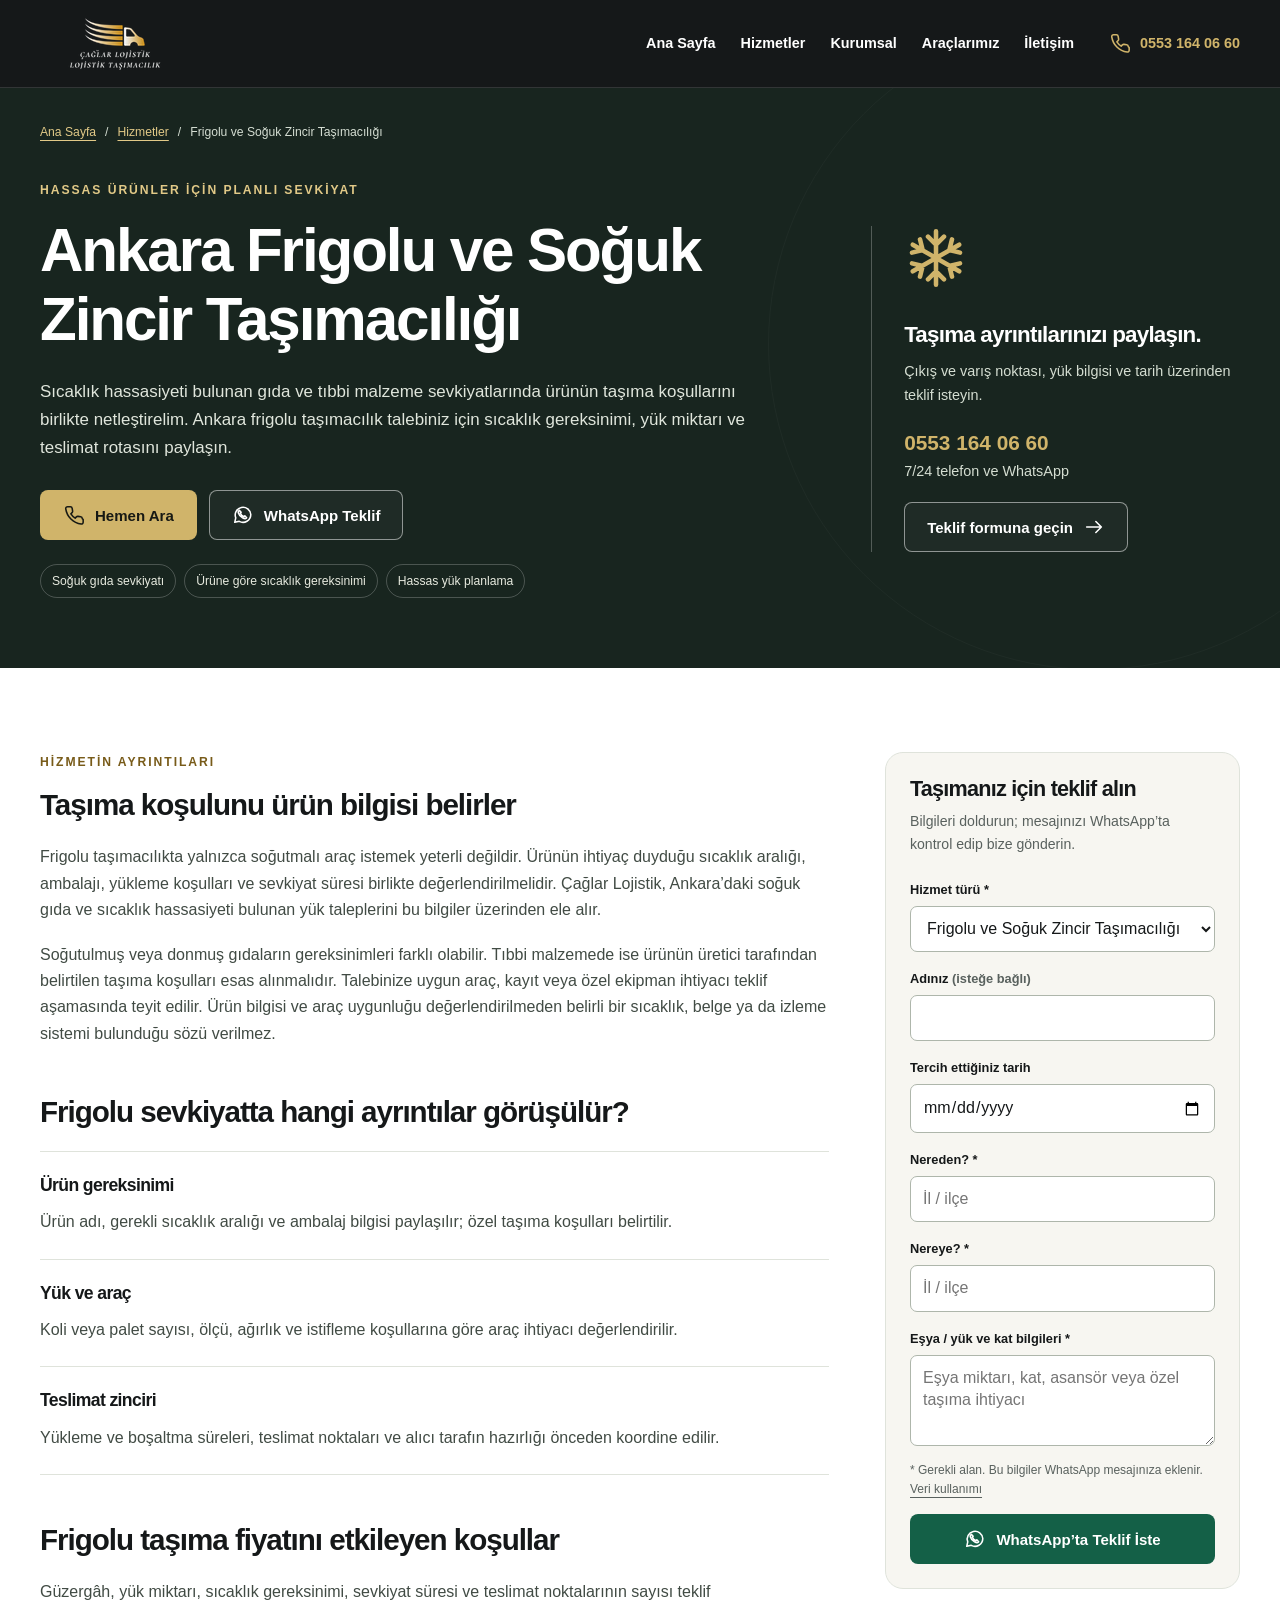
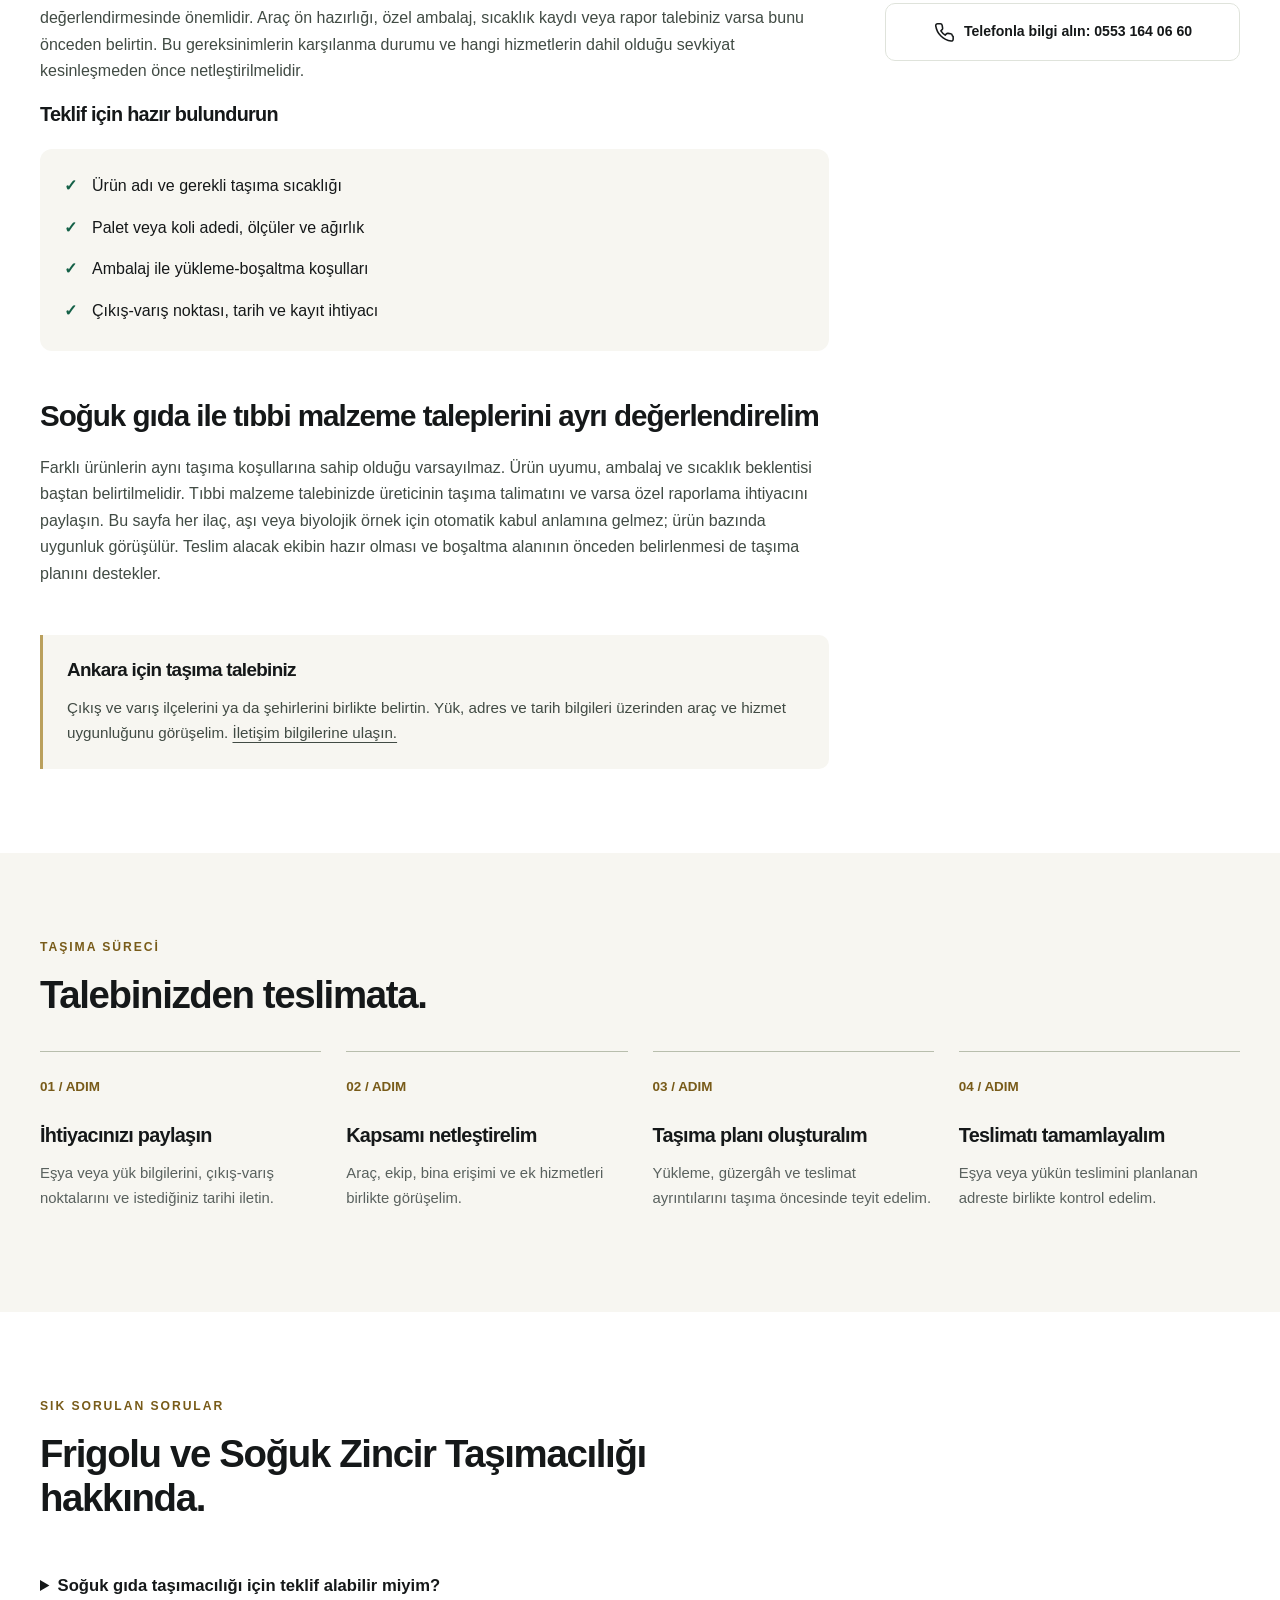
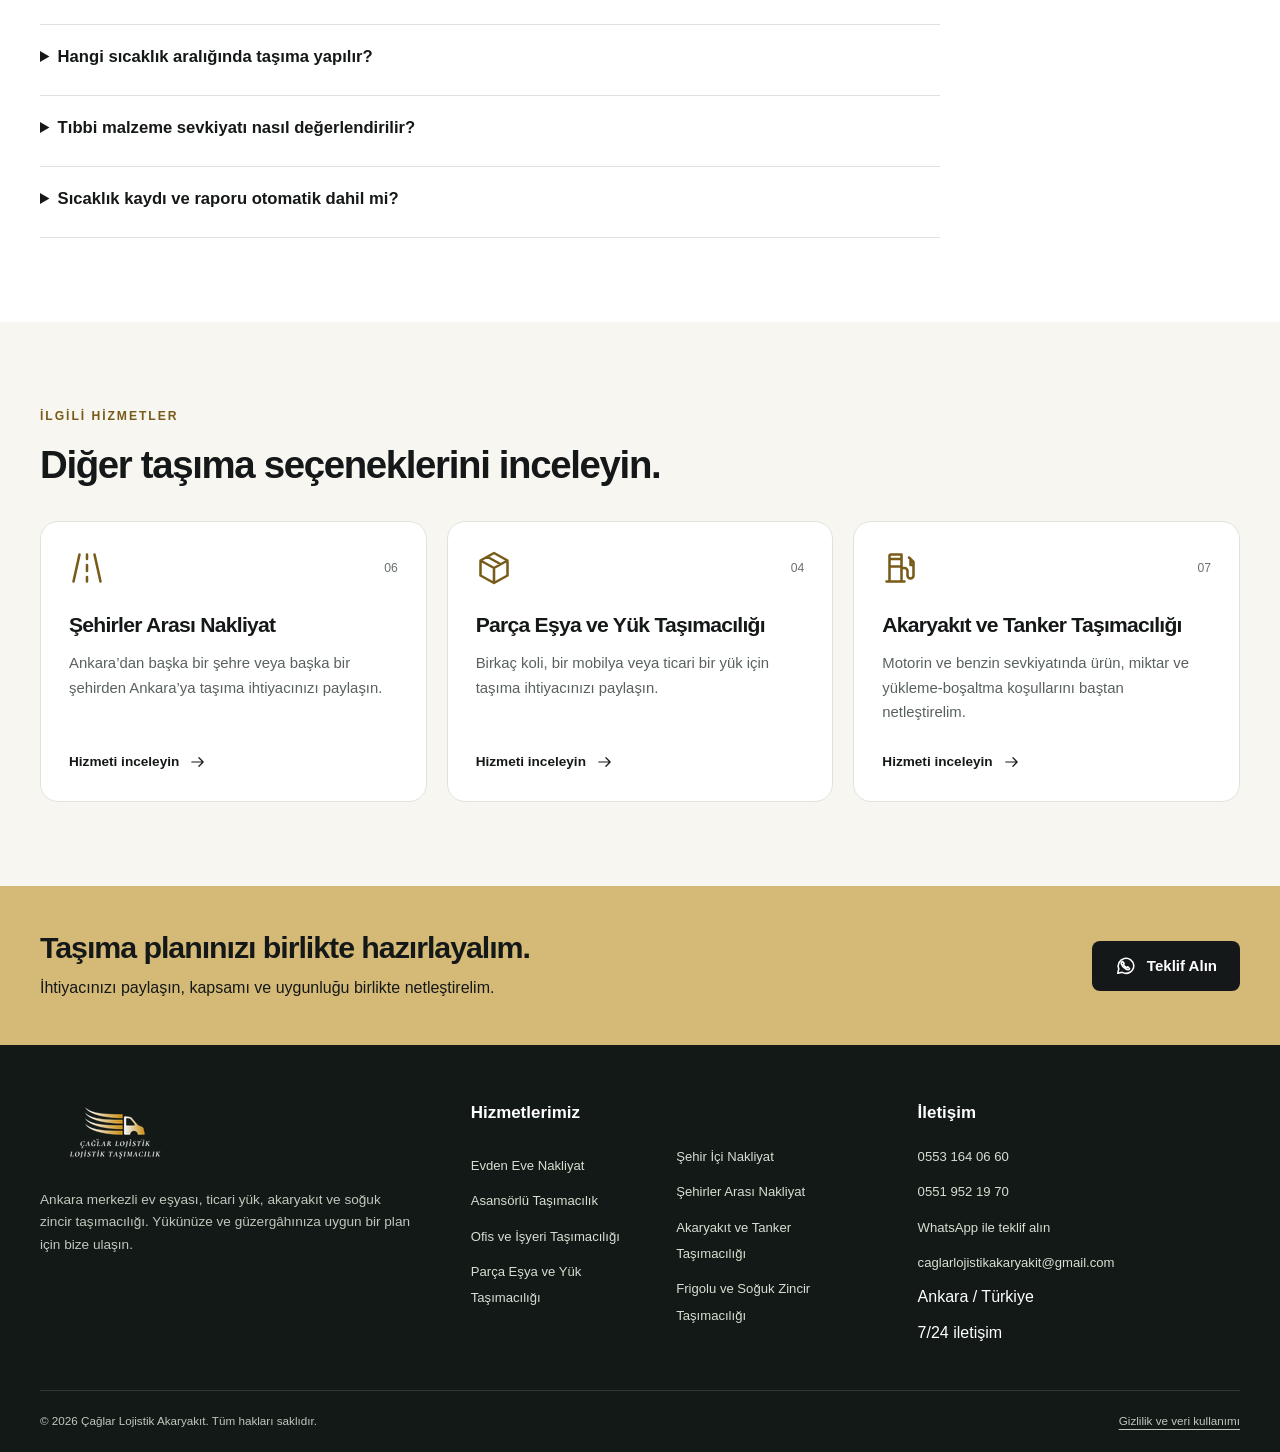
<file: ankara-frigolu-tasimacilik.html>
<!doctype html><html lang="tr"><head>
<meta charset="utf-8"><meta name="viewport" content="width=device-width, initial-scale=1">
<title>Ankara Frigolu ve Soğuk Zincir Taşıma | Çağlar Lojistik</title><meta name="description" content="Ankara frigolu taşımacılık ve soğuk gıda sevkiyatı. Hassas ürünler için sıcaklık, ambalaj ve güzergâh bilgisine göre Çağlar Lojistik’ten teklif alın.">
<meta name="robots" content="index, follow, max-image-preview:large"><meta name="theme-color" content="#18251f">
<link rel="canonical" href="https://caglarlojistikankara.com/ankara-frigolu-tasimacilik.html"><link rel="icon" href="logo.png" type="image/png">
<meta property="og:type" content="website"><meta property="og:locale" content="tr_TR"><meta property="og:site_name" content="Çağlar Lojistik Akaryakıt">
<meta property="og:title" content="Ankara Frigolu ve Soğuk Zincir Taşıma | Çağlar Lojistik"><meta property="og:description" content="Ankara frigolu taşımacılık ve soğuk gıda sevkiyatı. Hassas ürünler için sıcaklık, ambalaj ve güzergâh bilgisine göre Çağlar Lojistik’ten teklif alın.">
<meta property="og:url" content="https://caglarlojistikankara.com/ankara-frigolu-tasimacilik.html"><meta property="og:image" content="https://caglarlojistikankara.com/paylasim.jpg"><meta property="og:image:width" content="1200"><meta property="og:image:height" content="630"><meta property="og:image:alt" content="Çağlar Lojistik Akaryakıt Ankara taşımacılık hizmetleri">
<meta name="twitter:card" content="summary_large_image"><meta name="twitter:title" content="Ankara Frigolu ve Soğuk Zincir Taşıma | Çağlar Lojistik"><meta name="twitter:description" content="Ankara frigolu taşımacılık ve soğuk gıda sevkiyatı. Hassas ürünler için sıcaklık, ambalaj ve güzergâh bilgisine göre Çağlar Lojistik’ten teklif alın."><meta name="twitter:image" content="https://caglarlojistikankara.com/paylasim.jpg">
<link rel="stylesheet" href="assets/site.v1.css">
<script defer src="assets/tracking-config.js"></script><script defer src="assets/site.v1.js"></script>
<script type="application/ld+json">{"@context":"https://schema.org","@graph":[{"@type":"Organization","@id":"https://caglarlojistikankara.com/#organization","name":"Çağlar Lojistik Akaryakıt","url":"https://caglarlojistikankara.com/","logo":{"@type":"ImageObject","url":"https://caglarlojistikankara.com/logo.png","width":150,"height":60},"telephone":"+905531640660","email":"caglarlojistikakaryakit@gmail.com","contactPoint":[{"@type":"ContactPoint","telephone":"+905531640660","contactType":"customer service","availableLanguage":"Turkish"},{"@type":"ContactPoint","telephone":"+905519521970","contactType":"customer service","availableLanguage":"Turkish"}],"areaServed":[{"@type":"City","name":"Ankara"},{"@type":"Country","name":"Türkiye"}]},{"@type":"WebSite","@id":"https://caglarlojistikankara.com/#website","url":"https://caglarlojistikankara.com/","name":"Çağlar Lojistik Akaryakıt","inLanguage":"tr-TR","publisher":{"@id":"https://caglarlojistikankara.com/#organization"}},{"@type":"WebPage","@id":"https://caglarlojistikankara.com/ankara-frigolu-tasimacilik.html#webpage","url":"https://caglarlojistikankara.com/ankara-frigolu-tasimacilik.html","name":"Ankara Frigolu ve Soğuk Zincir Taşımacılığı","description":"Ankara frigolu taşımacılık ve soğuk gıda sevkiyatı. Hassas ürünler için sıcaklık, ambalaj ve güzergâh bilgisine göre Çağlar Lojistik’ten teklif alın.","isPartOf":{"@id":"https://caglarlojistikankara.com/#website"},"inLanguage":"tr-TR"},{"@type":"Service","@id":"https://caglarlojistikankara.com/ankara-frigolu-tasimacilik.html#service","name":"Ankara Frigolu ve Soğuk Zincir Taşımacılığı","serviceType":"Frigolu ve Soğuk Zincir Taşımacılığı","description":"Ankara frigolu taşımacılık ve soğuk gıda sevkiyatı. Hassas ürünler için sıcaklık, ambalaj ve güzergâh bilgisine göre Çağlar Lojistik’ten teklif alın.","url":"https://caglarlojistikankara.com/ankara-frigolu-tasimacilik.html","provider":{"@id":"https://caglarlojistikankara.com/#organization"},"areaServed":{"@type":"City","name":"Ankara"}},{"@type":"BreadcrumbList","itemListElement":[{"@type":"ListItem","position":1,"name":"Ana Sayfa","item":"https://caglarlojistikankara.com/"},{"@type":"ListItem","position":2,"name":"Frigolu ve Soğuk Zincir Taşımacılığı","item":"https://caglarlojistikankara.com/ankara-frigolu-tasimacilik.html"}]},{"@type":"FAQPage","mainEntity":[{"@type":"Question","name":"Soğuk gıda taşımacılığı için teklif alabilir miyim?","acceptedAnswer":{"@type":"Answer","text":"Ürün türü, gereken sıcaklık, koli veya palet miktarı, güzergâh ve tarih bilgisiyle talebinizi iletebilirsiniz. Uygun araç ve operasyon koşulları değerlendirilir."}},{"@type":"Question","name":"Hangi sıcaklık aralığında taşıma yapılır?","acceptedAnswer":{"@type":"Answer","text":"Gerekli aralık ürünün taşıma koşuluna bağlıdır. İhtiyacınızı paylaşın; araç ve ekipmanın bu koşula uygunluğu sevkiyat öncesinde teyit edilir."}},{"@type":"Question","name":"Tıbbi malzeme sevkiyatı nasıl değerlendirilir?","acceptedAnswer":{"@type":"Answer","text":"Ürünün adı, üretici taşıma talimatı, sıcaklık gereksinimi ve varsa kayıt veya rapor ihtiyacı paylaşılmalıdır. Her ürün grubu için ayrı uygunluk değerlendirmesi yapılır."}},{"@type":"Question","name":"Sıcaklık kaydı ve raporu otomatik dahil mi?","acceptedAnswer":{"@type":"Answer","text":"Kayıt, izleme veya rapor ihtiyacını teklif aşamasında açıkça belirtin. İlgili imkânın bulunup bulunmadığı ve kapsamı sevkiyat öncesinde teyit edilmelidir."}}]}]}</script>
</head><body data-service="Frigolu ve Soğuk Zincir Taşımacılığı">
<a class="skip-link" href="#icerik">İçeriğe geç</a><header class="site-header"><div class="container header-inner">
<a class="brand" href="./" aria-label="Çağlar Lojistik ana sayfa"><img src="logo.png" width="150" height="60" alt="Çağlar Lojistik Akaryakıt"></a>
<nav class="main-nav" id="main-menu" aria-label="Ana menü"><a href="./">Ana Sayfa</a><a href="./#hizmetler">Hizmetler</a><a href="./#kurumsal">Kurumsal</a><a href="./#filo">Araçlarımız</a><a href="./#iletisim">İletişim</a></nav>
<a class="header-phone" data-location="header" href="tel:+905531640660"><svg class="icon" viewBox="0 0 24 24" aria-hidden="true"><path d="M22 16.9v3a2 2 0 0 1-2.2 2A19.8 19.8 0 0 1 3 5.2 2 2 0 0 1 5 3h3a2 2 0 0 1 2 1.7l.5 3a2 2 0 0 1-.6 1.7L8.6 10.7a16 16 0 0 0 4.7 4.7l1.3-1.3a2 2 0 0 1 1.7-.6l3 .5a2 2 0 0 1 1.7 1.9Z"/></svg>0553 164 06 60</a>
<button class="menu-toggle" type="button" aria-label="Menüyü aç veya kapat" aria-controls="main-menu" aria-expanded="false"><svg class="icon" viewBox="0 0 24 24" aria-hidden="true"><path d="M4 6h16M4 12h16M4 18h16"/></svg></button>
</div></header><main id="icerik"><section class="service-hero"><div class="container"><nav class="breadcrumb" aria-label="İçerik yolu"><a href="./">Ana Sayfa</a><span aria-hidden="true">/</span><a href="./#hizmetler">Hizmetler</a><span aria-hidden="true">/</span><span aria-current="page">Frigolu ve Soğuk Zincir Taşımacılığı</span></nav><div class="service-hero-grid"><div><span class="eyebrow">HASSAS ÜRÜNLER İÇİN PLANLI SEVKİYAT</span><h1>Ankara Frigolu ve Soğuk Zincir Taşımacılığı</h1><p class="intro">Sıcaklık hassasiyeti bulunan gıda ve tıbbi malzeme sevkiyatlarında ürünün taşıma koşullarını birlikte netleştirelim. Ankara frigolu taşımacılık talebiniz için sıcaklık gereksinimi, yük miktarı ve teslimat rotasını paylaşın.</p><div class="actions"><a class="btn btn-gold" data-location="hero" href="tel:+905531640660"><svg class="icon" viewBox="0 0 24 24" aria-hidden="true"><path d="M22 16.9v3a2 2 0 0 1-2.2 2A19.8 19.8 0 0 1 3 5.2 2 2 0 0 1 5 3h3a2 2 0 0 1 2 1.7l.5 3a2 2 0 0 1-.6 1.7L8.6 10.7a16 16 0 0 0 4.7 4.7l1.3-1.3a2 2 0 0 1 1.7-.6l3 .5a2 2 0 0 1 1.7 1.9Z"/></svg>Hemen Ara</a><a class="btn btn-outline" data-location="hero" href="https://wa.me/905531640660?text=Merhaba%20%C3%87a%C4%9Flar%20Lojistik%2C%20Frigolu%20ve%20So%C4%9Fuk%20Zincir%20Ta%C5%9F%C4%B1mac%C4%B1l%C4%B1%C4%9F%C4%B1%20i%C3%A7in%20teklif%20almak%20istiyorum." target="_blank" rel="noopener"><svg class="icon" viewBox="0 0 24 24" aria-hidden="true"><path d="M20.5 11.5a8.5 8.5 0 0 1-12.6 7.4L3 20l1.1-4.9A8.5 8.5 0 1 1 20.5 11.5Z"/><path d="m8 7 2 2-1 1a8 8 0 0 0 4 4l1-1 2 2c-1 3-8-1-9-5-.5-1.5 0-2.5 1-3Z"/></svg>WhatsApp Teklif</a></div><div class="pills"><span>Soğuk gıda sevkiyatı</span><span>Ürüne göre sıcaklık gereksinimi</span><span>Hassas yük planlama</span></div></div><aside class="service-summary"><div class="large-icon"><svg class="icon" viewBox="0 0 24 24" aria-hidden="true"><path d="M12 2v20M3.3 7l17.4 10M3.3 17 20.7 7M9 4l3 3 3-3M9 20l3-3 3 3M3 10l4-1-1-4m15 9-4 1 1 4M3 14l4 1-1 4m15-9-4-1 1-4"/></svg></div><h2>Taşıma ayrıntılarınızı paylaşın.</h2><p>Çıkış ve varış noktası, yük bilgisi ve tarih üzerinden teklif isteyin.</p><a class="summary-phone" data-location="hero_summary" href="tel:+905531640660">0553 164 06 60</a><p>7/24 telefon ve WhatsApp</p><a href="#teklif-formu" class="btn btn-outline">Teklif formuna geçin <svg class="icon" viewBox="0 0 24 24" aria-hidden="true"><path d="M4 12h16m-6-6 6 6-6 6"/></svg></a></aside></div></div></section>
<section class="section"><div class="container article-layout"><article class="article-content"><section><span class="eyebrow">HİZMETİN AYRINTILARI</span><h2>Taşıma koşulunu ürün bilgisi belirler</h2><p>Frigolu taşımacılıkta yalnızca soğutmalı araç istemek yeterli değildir. Ürünün ihtiyaç duyduğu sıcaklık aralığı, ambalajı, yükleme koşulları ve sevkiyat süresi birlikte değerlendirilmelidir. Çağlar Lojistik, Ankara’daki soğuk gıda ve sıcaklık hassasiyeti bulunan yük taleplerini bu bilgiler üzerinden ele alır.</p><p>Soğutulmuş veya donmuş gıdaların gereksinimleri farklı olabilir. Tıbbi malzemede ise ürünün üretici tarafından belirtilen taşıma koşulları esas alınmalıdır. Talebinize uygun araç, kayıt veya özel ekipman ihtiyacı teklif aşamasında teyit edilir. Ürün bilgisi ve araç uygunluğu değerlendirilmeden belirli bir sıcaklık, belge ya da izleme sistemi bulunduğu sözü verilmez.</p></section><section><h2>Frigolu sevkiyatta hangi ayrıntılar görüşülür?</h2><div class="scope-item"><h3>Ürün gereksinimi</h3><p>Ürün adı, gerekli sıcaklık aralığı ve ambalaj bilgisi paylaşılır; özel taşıma koşulları belirtilir.</p></div><div class="scope-item"><h3>Yük ve araç</h3><p>Koli veya palet sayısı, ölçü, ağırlık ve istifleme koşullarına göre araç ihtiyacı değerlendirilir.</p></div><div class="scope-item"><h3>Teslimat zinciri</h3><p>Yükleme ve boşaltma süreleri, teslimat noktaları ve alıcı tarafın hazırlığı önceden koordine edilir.</p></div></section><section><h2>Frigolu taşıma fiyatını etkileyen koşullar</h2><p>Güzergâh, yük miktarı, sıcaklık gereksinimi, sevkiyat süresi ve teslimat noktalarının sayısı teklif değerlendirmesinde önemlidir. Araç ön hazırlığı, özel ambalaj, sıcaklık kaydı veya rapor talebiniz varsa bunu önceden belirtin. Bu gereksinimlerin karşılanma durumu ve hangi hizmetlerin dahil olduğu sevkiyat kesinleşmeden önce netleştirilmelidir.</p><h3>Teklif için hazır bulundurun</h3><ul class="check-list"><li>Ürün adı ve gerekli taşıma sıcaklığı</li><li>Palet veya koli adedi, ölçüler ve ağırlık</li><li>Ambalaj ile yükleme-boşaltma koşulları</li><li>Çıkış-varış noktası, tarih ve kayıt ihtiyacı</li></ul></section><section><h2>Soğuk gıda ile tıbbi malzeme taleplerini ayrı değerlendirelim</h2><p>Farklı ürünlerin aynı taşıma koşullarına sahip olduğu varsayılmaz. Ürün uyumu, ambalaj ve sıcaklık beklentisi baştan belirtilmelidir. Tıbbi malzeme talebinizde üreticinin taşıma talimatını ve varsa özel raporlama ihtiyacını paylaşın. Bu sayfa her ilaç, aşı veya biyolojik örnek için otomatik kabul anlamına gelmez; ürün bazında uygunluk görüşülür. Teslim alacak ekibin hazır olması ve boşaltma alanının önceden belirlenmesi de taşıma planını destekler.</p></section><section class="local-note"><h3>Ankara için taşıma talebiniz</h3><p>Çıkış ve varış ilçelerini ya da şehirlerini birlikte belirtin. Yük, adres ve tarih bilgileri üzerinden araç ve hizmet uygunluğunu görüşelim. <a href="./#iletisim">İletişim bilgilerine ulaşın.</a></p></section></article><aside class="article-aside" aria-label="Frigolu ve Soğuk Zincir Taşımacılığı teklif formu"><form class="quote-form" id="teklif-formu" action="https://wa.me/905531640660" method="get"><h3>Taşımanız için teklif alın</h3><p class="form-intro">Bilgileri doldurun; mesajınızı WhatsApp’ta kontrol edip bize gönderin.</p><div class="form-grid">
<div class="field full"><label for="service-service">Hizmet türü *</label><select id="service-service" name="service" required><option>Evden Eve Nakliyat</option><option>Asansörlü Taşımacılık</option><option>Ofis ve İşyeri Taşımacılığı</option><option>Parça Eşya ve Yük Taşımacılığı</option><option>Şehir İçi Nakliyat</option><option>Şehirler Arası Nakliyat</option><option>Akaryakıt ve Tanker Taşımacılığı</option><option selected>Frigolu ve Soğuk Zincir Taşımacılığı</option><option>Diğer lojistik talebi</option></select></div>
<div class="field"><label for="name-service">Adınız <span class="muted">(isteğe bağlı)</span></label><input id="name-service" name="name" autocomplete="name" maxlength="80"></div>
<div class="field"><label for="date-service">Tercih ettiğiniz tarih</label><input id="date-service" type="date" name="date"></div>
<div class="field"><label for="pickup-service">Nereden? *</label><input id="pickup-service" name="pickup" required maxlength="160" placeholder="İl / ilçe"></div>
<div class="field"><label for="destination-service">Nereye? *</label><input id="destination-service" name="destination" required maxlength="160" placeholder="İl / ilçe"></div>
<div class="field full"><label for="details-service">Eşya / yük ve kat bilgileri *</label><textarea id="details-service" name="details" rows="3" required maxlength="1200" placeholder="Eşya miktarı, kat, asansör veya özel taşıma ihtiyacı"></textarea></div></div>
<p class="form-note">* Gerekli alan. Bu bilgiler WhatsApp mesajınıza eklenir. <a href="gizlilik.html">Veri kullanımı</a></p><button class="btn btn-green" type="submit"><svg class="icon" viewBox="0 0 24 24" aria-hidden="true"><path d="M20.5 11.5a8.5 8.5 0 0 1-12.6 7.4L3 20l1.1-4.9A8.5 8.5 0 1 1 20.5 11.5Z"/><path d="m8 7 2 2-1 1a8 8 0 0 0 4 4l1-1 2 2c-1 3-8-1-9-5-.5-1.5 0-2.5 1-3Z"/></svg>WhatsApp’ta Teklif İste</button></form><a class="aside-call" data-location="form_aside" href="tel:+905531640660"><svg class="icon" viewBox="0 0 24 24" aria-hidden="true"><path d="M22 16.9v3a2 2 0 0 1-2.2 2A19.8 19.8 0 0 1 3 5.2 2 2 0 0 1 5 3h3a2 2 0 0 1 2 1.7l.5 3a2 2 0 0 1-.6 1.7L8.6 10.7a16 16 0 0 0 4.7 4.7l1.3-1.3a2 2 0 0 1 1.7-.6l3 .5a2 2 0 0 1 1.7 1.9Z"/></svg>Telefonla bilgi alın: 0553 164 06 60</a></aside></div></section>
<section class="section soft"><div class="container"><div class="section-heading"><span class="eyebrow">TAŞIMA SÜRECİ</span><h2>Talebinizden teslimata.</h2></div><div class="process-grid"><article class="process-card"><span class="step-no">01 / ADIM</span><h3>İhtiyacınızı paylaşın</h3><p>Eşya veya yük bilgilerini, çıkış-varış noktalarını ve istediğiniz tarihi iletin.</p></article><article class="process-card"><span class="step-no">02 / ADIM</span><h3>Kapsamı netleştirelim</h3><p>Araç, ekip, bina erişimi ve ek hizmetleri birlikte görüşelim.</p></article><article class="process-card"><span class="step-no">03 / ADIM</span><h3>Taşıma planı oluşturalım</h3><p>Yükleme, güzergâh ve teslimat ayrıntılarını taşıma öncesinde teyit edelim.</p></article><article class="process-card"><span class="step-no">04 / ADIM</span><h3>Teslimatı tamamlayalım</h3><p>Eşya veya yükün teslimini planlanan adreste birlikte kontrol edelim.</p></article></div></div></section>
<section class="section" id="sss"><div class="container"><div class="section-heading"><span class="eyebrow">SIK SORULAN SORULAR</span><h2>Frigolu ve Soğuk Zincir Taşımacılığı hakkında.</h2></div><div class="faq-list"><details><summary>Soğuk gıda taşımacılığı için teklif alabilir miyim?</summary><p>Ürün türü, gereken sıcaklık, koli veya palet miktarı, güzergâh ve tarih bilgisiyle talebinizi iletebilirsiniz. Uygun araç ve operasyon koşulları değerlendirilir.</p></details><details><summary>Hangi sıcaklık aralığında taşıma yapılır?</summary><p>Gerekli aralık ürünün taşıma koşuluna bağlıdır. İhtiyacınızı paylaşın; araç ve ekipmanın bu koşula uygunluğu sevkiyat öncesinde teyit edilir.</p></details><details><summary>Tıbbi malzeme sevkiyatı nasıl değerlendirilir?</summary><p>Ürünün adı, üretici taşıma talimatı, sıcaklık gereksinimi ve varsa kayıt veya rapor ihtiyacı paylaşılmalıdır. Her ürün grubu için ayrı uygunluk değerlendirmesi yapılır.</p></details><details><summary>Sıcaklık kaydı ve raporu otomatik dahil mi?</summary><p>Kayıt, izleme veya rapor ihtiyacını teklif aşamasında açıkça belirtin. İlgili imkânın bulunup bulunmadığı ve kapsamı sevkiyat öncesinde teyit edilmelidir.</p></details></div></div></section>
<section class="section soft" id="ilgili-hizmetler"><div class="container"><div class="section-heading"><span class="eyebrow">İLGİLİ HİZMETLER</span><h2>Diğer taşıma seçeneklerini inceleyin.</h2></div><div class="service-grid"><article class="service-card"><div class="card-top"><svg class="icon icon-lg" viewBox="0 0 24 24" aria-hidden="true"><path d="m7 3-4 18M17 3l4 18M12 3v3m0 4v4m0 4v3"/></svg><span class="card-num">06</span></div><h3><a href="ankara-sehirler-arasi-nakliyat.html">Şehirler Arası Nakliyat</a></h3><p>Ankara’dan başka bir şehre veya başka bir şehirden Ankara’ya taşıma ihtiyacınızı paylaşın.</p><a class="card-link" href="ankara-sehirler-arasi-nakliyat.html" aria-label="Şehirler Arası Nakliyat hizmet ayrıntıları">Hizmeti inceleyin <svg class="icon" viewBox="0 0 24 24" aria-hidden="true"><path d="M4 12h16m-6-6 6 6-6 6"/></svg></a></article><article class="service-card"><div class="card-top"><svg class="icon icon-lg" viewBox="0 0 24 24" aria-hidden="true"><path d="m12 2 9 5v10l-9 5-9-5V7l9-5Zm0 10v10M3 7l9 5 9-5M7.5 4.5l9 5"/></svg><span class="card-num">04</span></div><h3><a href="ankara-parca-esya-tasimaciligi.html">Parça Eşya ve Yük Taşımacılığı</a></h3><p>Birkaç koli, bir mobilya veya ticari bir yük için taşıma ihtiyacınızı paylaşın.</p><a class="card-link" href="ankara-parca-esya-tasimaciligi.html" aria-label="Parça Eşya ve Yük Taşımacılığı hizmet ayrıntıları">Hizmeti inceleyin <svg class="icon" viewBox="0 0 24 24" aria-hidden="true"><path d="M4 12h16m-6-6 6 6-6 6"/></svg></a></article><article class="service-card"><div class="card-top"><svg class="icon icon-lg" viewBox="0 0 24 24" aria-hidden="true"><path d="M3 21h12M5 21V4a1 1 0 0 1 1-1h7v18M5 6h8v5H5m8 1h2a2 2 0 0 1 2 2v3a2 2 0 0 0 4 0V8l-3-3m1 1v4h2"/></svg><span class="card-num">07</span></div><h3><a href="ankara-akaryakit-tanker-tasimaciligi.html">Akaryakıt ve Tanker Taşımacılığı</a></h3><p>Motorin ve benzin sevkiyatında ürün, miktar ve yükleme-boşaltma koşullarını baştan netleştirelim.</p><a class="card-link" href="ankara-akaryakit-tanker-tasimaciligi.html" aria-label="Akaryakıt ve Tanker Taşımacılığı hizmet ayrıntıları">Hizmeti inceleyin <svg class="icon" viewBox="0 0 24 24" aria-hidden="true"><path d="M4 12h16m-6-6 6 6-6 6"/></svg></a></article></div></div></section><section class="cta-band"><div class="container cta-inner"><div><h2>Taşıma planınızı birlikte hazırlayalım.</h2><p>İhtiyacınızı paylaşın, kapsamı ve uygunluğu birlikte netleştirelim.</p></div><a class="btn btn-dark" data-location="cta_band" href="https://wa.me/905531640660?text=Merhaba%20%C3%87a%C4%9Flar%20Lojistik%2C%20Frigolu%20ve%20So%C4%9Fuk%20Zincir%20Ta%C5%9F%C4%B1mac%C4%B1l%C4%B1%C4%9F%C4%B1%20i%C3%A7in%20teklif%20almak%20istiyorum." target="_blank" rel="noopener"><svg class="icon" viewBox="0 0 24 24" aria-hidden="true"><path d="M20.5 11.5a8.5 8.5 0 0 1-12.6 7.4L3 20l1.1-4.9A8.5 8.5 0 1 1 20.5 11.5Z"/><path d="m8 7 2 2-1 1a8 8 0 0 0 4 4l1-1 2 2c-1 3-8-1-9-5-.5-1.5 0-2.5 1-3Z"/></svg>Teklif Alın</a></div></section></main><footer class="site-footer"><div class="container"><div class="footer-grid">
<div><a href="./"><img src="logo.png" width="150" height="60" loading="lazy" alt="Çağlar Lojistik Akaryakıt ana sayfa"></a><p>Ankara merkezli ev eşyası, ticari yük, akaryakıt ve soğuk zincir taşımacılığı. Yükünüze ve güzergâhınıza uygun bir plan için bize ulaşın.</p></div>
<div><h2>Hizmetlerimiz</h2><ul class="footer-service-list"><li><a href="ankara-evden-eve-nakliyat.html">Evden Eve Nakliyat</a></li><li><a href="ankara-asansorlu-tasimacilik.html">Asansörlü Taşımacılık</a></li><li><a href="ankara-ofis-tasimaciligi.html">Ofis ve İşyeri Taşımacılığı</a></li><li><a href="ankara-parca-esya-tasimaciligi.html">Parça Eşya ve Yük Taşımacılığı</a></li><li><a href="ankara-sehir-ici-nakliyat.html">Şehir İçi Nakliyat</a></li><li><a href="ankara-sehirler-arasi-nakliyat.html">Şehirler Arası Nakliyat</a></li><li><a href="ankara-akaryakit-tanker-tasimaciligi.html">Akaryakıt ve Tanker Taşımacılığı</a></li><li><a href="ankara-frigolu-tasimacilik.html">Frigolu ve Soğuk Zincir Taşımacılığı</a></li></ul></div>
<div class="footer-contact"><h2>İletişim</h2><ul><li><a data-location="footer" href="tel:+905531640660">0553 164 06 60</a></li><li><a data-location="footer" href="tel:+905519521970">0551 952 19 70</a></li><li><a data-location="footer" href="https://wa.me/905531640660?text=Merhaba%20%C3%87a%C4%9Flar%20Lojistik%2C%20Frigolu%20ve%20So%C4%9Fuk%20Zincir%20Ta%C5%9F%C4%B1mac%C4%B1l%C4%B1%C4%9F%C4%B1%20i%C3%A7in%20teklif%20almak%20istiyorum." target="_blank" rel="noopener">WhatsApp ile teklif alın</a></li><li><a href="mailto:caglarlojistikakaryakit@gmail.com">caglarlojistikakaryakit@gmail.com</a></li><li>Ankara / Türkiye</li><li>7/24 iletişim</li></ul></div>
</div><div class="footer-bottom"><span>© 2026 Çağlar Lojistik Akaryakıt. Tüm hakları saklıdır.</span><div><a href="gizlilik.html">Gizlilik ve veri kullanımı</a><button type="button" data-consent-settings hidden>Ölçüm tercihleri</button></div></div></div></footer>
<nav class="mobile-contact" aria-label="Hızlı iletişim"><a class="btn btn-dark" href="tel:+905531640660" data-location="mobile_bar"><svg class="icon" viewBox="0 0 24 24" aria-hidden="true"><path d="M22 16.9v3a2 2 0 0 1-2.2 2A19.8 19.8 0 0 1 3 5.2 2 2 0 0 1 5 3h3a2 2 0 0 1 2 1.7l.5 3a2 2 0 0 1-.6 1.7L8.6 10.7a16 16 0 0 0 4.7 4.7l1.3-1.3a2 2 0 0 1 1.7-.6l3 .5a2 2 0 0 1 1.7 1.9Z"/></svg>Hemen Ara</a><a class="btn btn-green" href="https://wa.me/905531640660?text=Merhaba%20%C3%87a%C4%9Flar%20Lojistik%2C%20Frigolu%20ve%20So%C4%9Fuk%20Zincir%20Ta%C5%9F%C4%B1mac%C4%B1l%C4%B1%C4%9F%C4%B1%20i%C3%A7in%20teklif%20almak%20istiyorum." target="_blank" rel="noopener" data-location="mobile_bar"><svg class="icon" viewBox="0 0 24 24" aria-hidden="true"><path d="M20.5 11.5a8.5 8.5 0 0 1-12.6 7.4L3 20l1.1-4.9A8.5 8.5 0 1 1 20.5 11.5Z"/><path d="m8 7 2 2-1 1a8 8 0 0 0 4 4l1-1 2 2c-1 3-8-1-9-5-.5-1.5 0-2.5 1-3Z"/></svg>WhatsApp Teklif</a></nav>
<section class="consent-panel" id="consent-panel" role="dialog" aria-labelledby="consent-title" aria-describedby="consent-description" hidden><h2 id="consent-title">Ölçüm tercihiniz</h2><p id="consent-description">Ziyaret ve iletişim butonu kullanımını Google Analytics ve Google Ads ile ölçmemize izin verir misiniz? Teklif formundaki bilgileriniz ölçüm araçlarına gönderilmez. İzin vermeden de hizmetlerimizi inceleyebilir ve bize ulaşabilirsiniz. <a href="gizlilik.html">Veri kullanımı</a></p><div class="actions"><button class="btn btn-dark" type="button" data-consent="granted">Ölçüme izin ver</button><button class="btn btn-light" type="button" data-consent="denied">Yalnızca gerekli</button></div></section>
<noscript><p class="noscript-note">Teklif formunu kullanmak için JavaScript’i açın. Bize <a href="tel:+905531640660">telefon</a> veya <a href="https://wa.me/905531640660?text=Merhaba%20%C3%87a%C4%9Flar%20Lojistik%2C%20Frigolu%20ve%20So%C4%9Fuk%20Zincir%20Ta%C5%9F%C4%B1mac%C4%B1l%C4%B1%C4%9F%C4%B1%20i%C3%A7in%20teklif%20almak%20istiyorum.">WhatsApp</a> ile doğrudan ulaşabilirsiniz.</p></noscript>
</body></html>
</file>
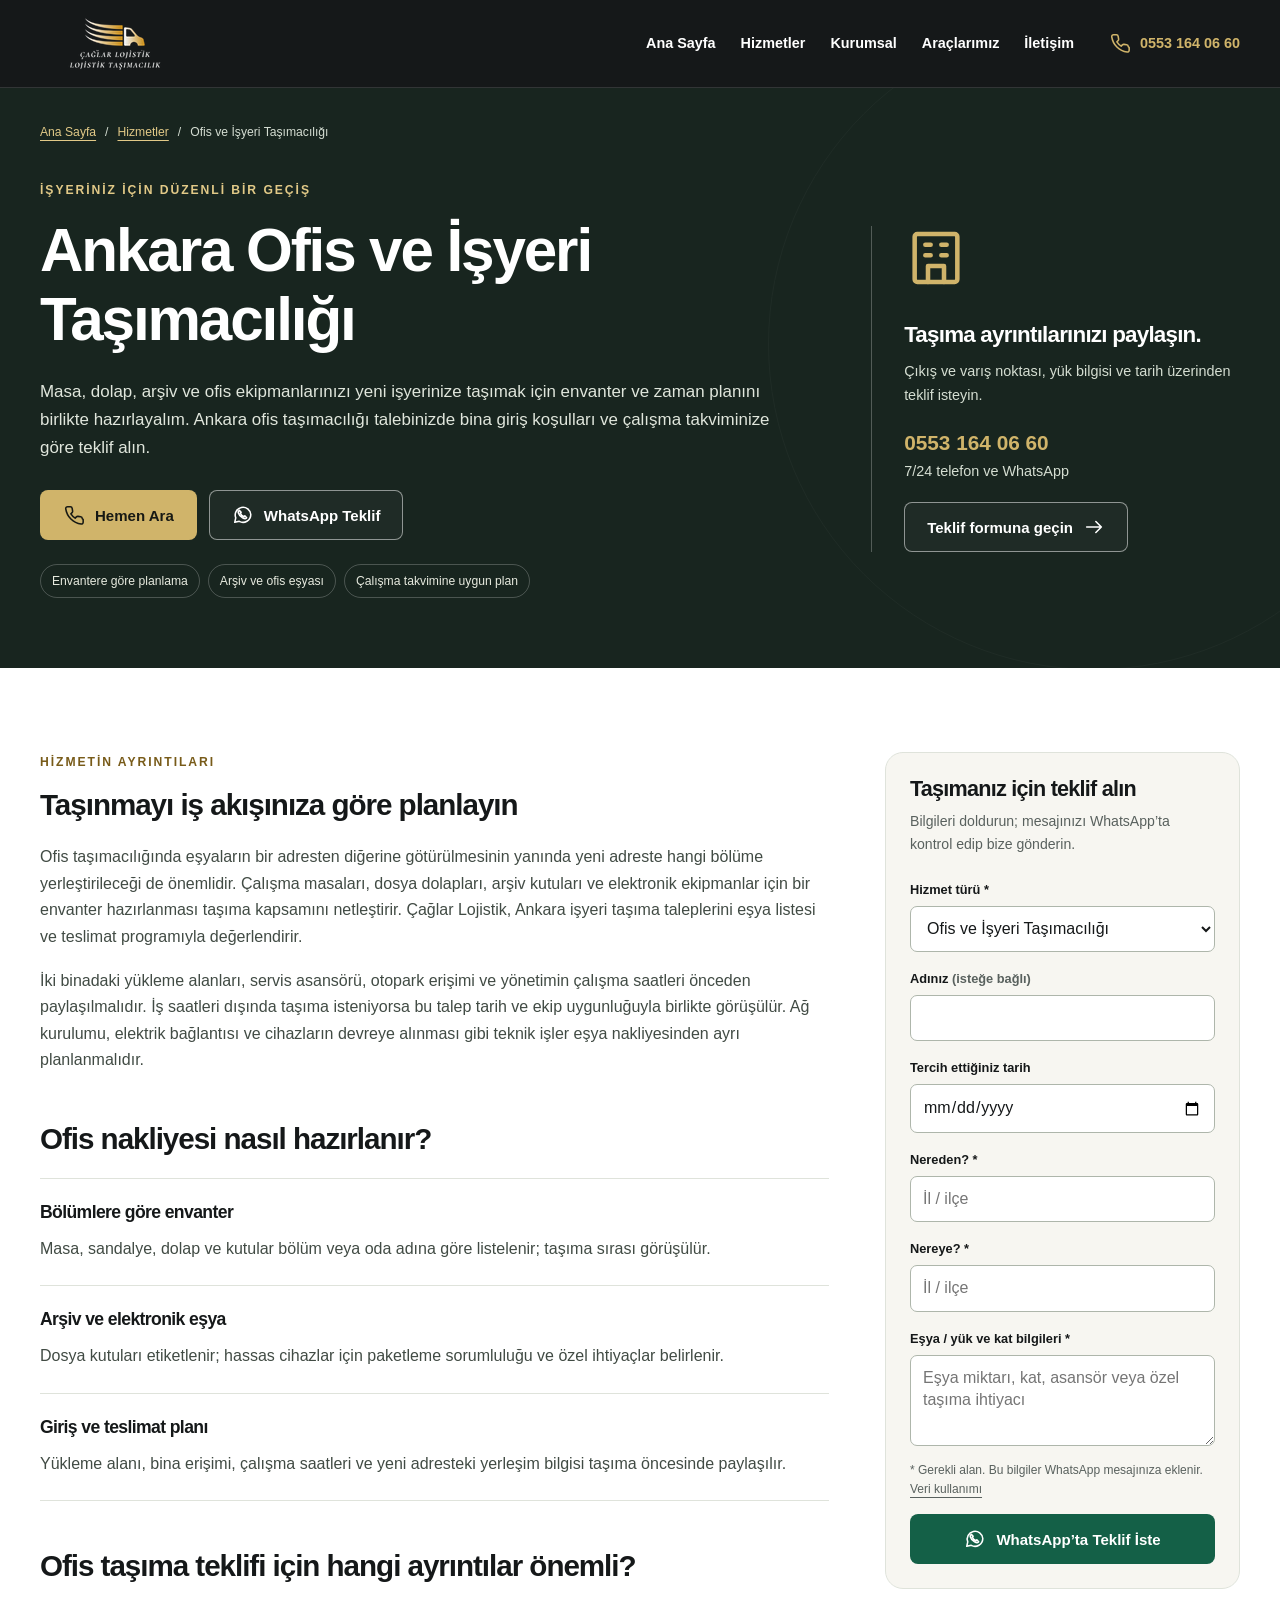
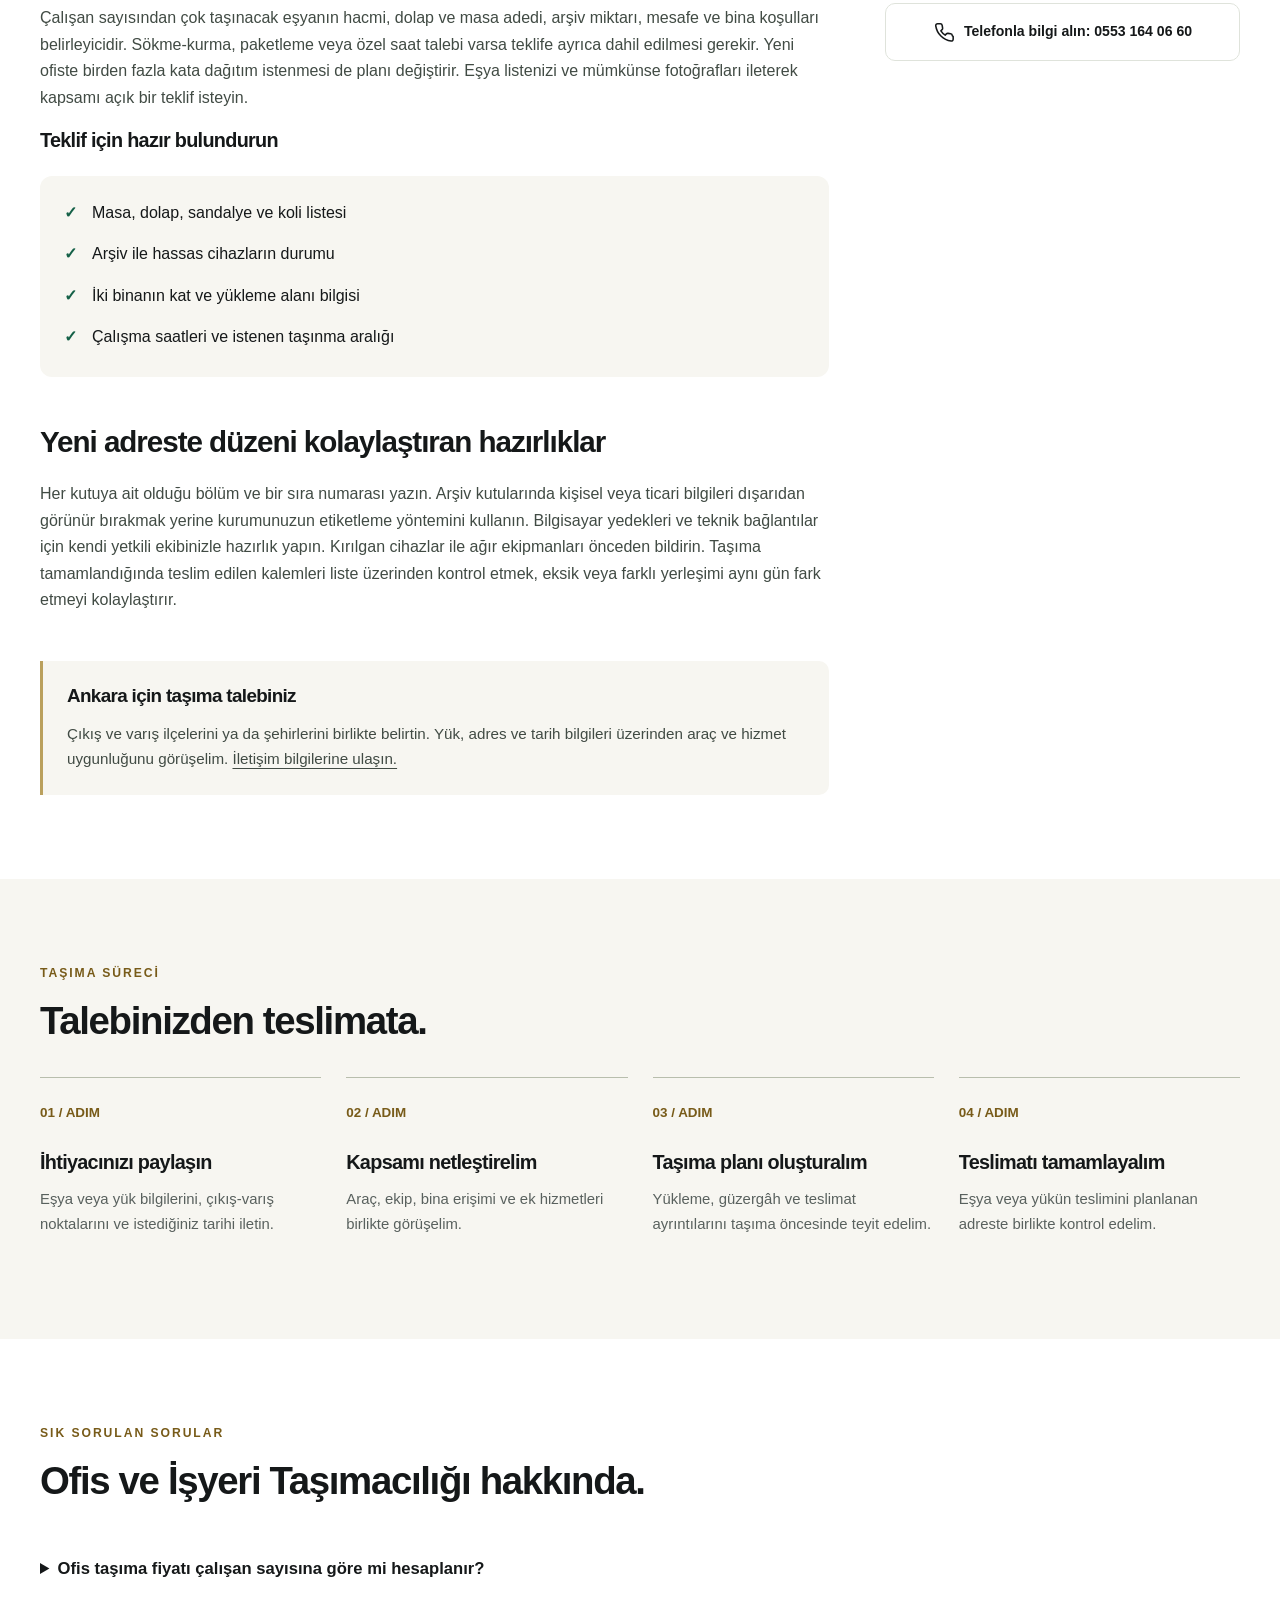
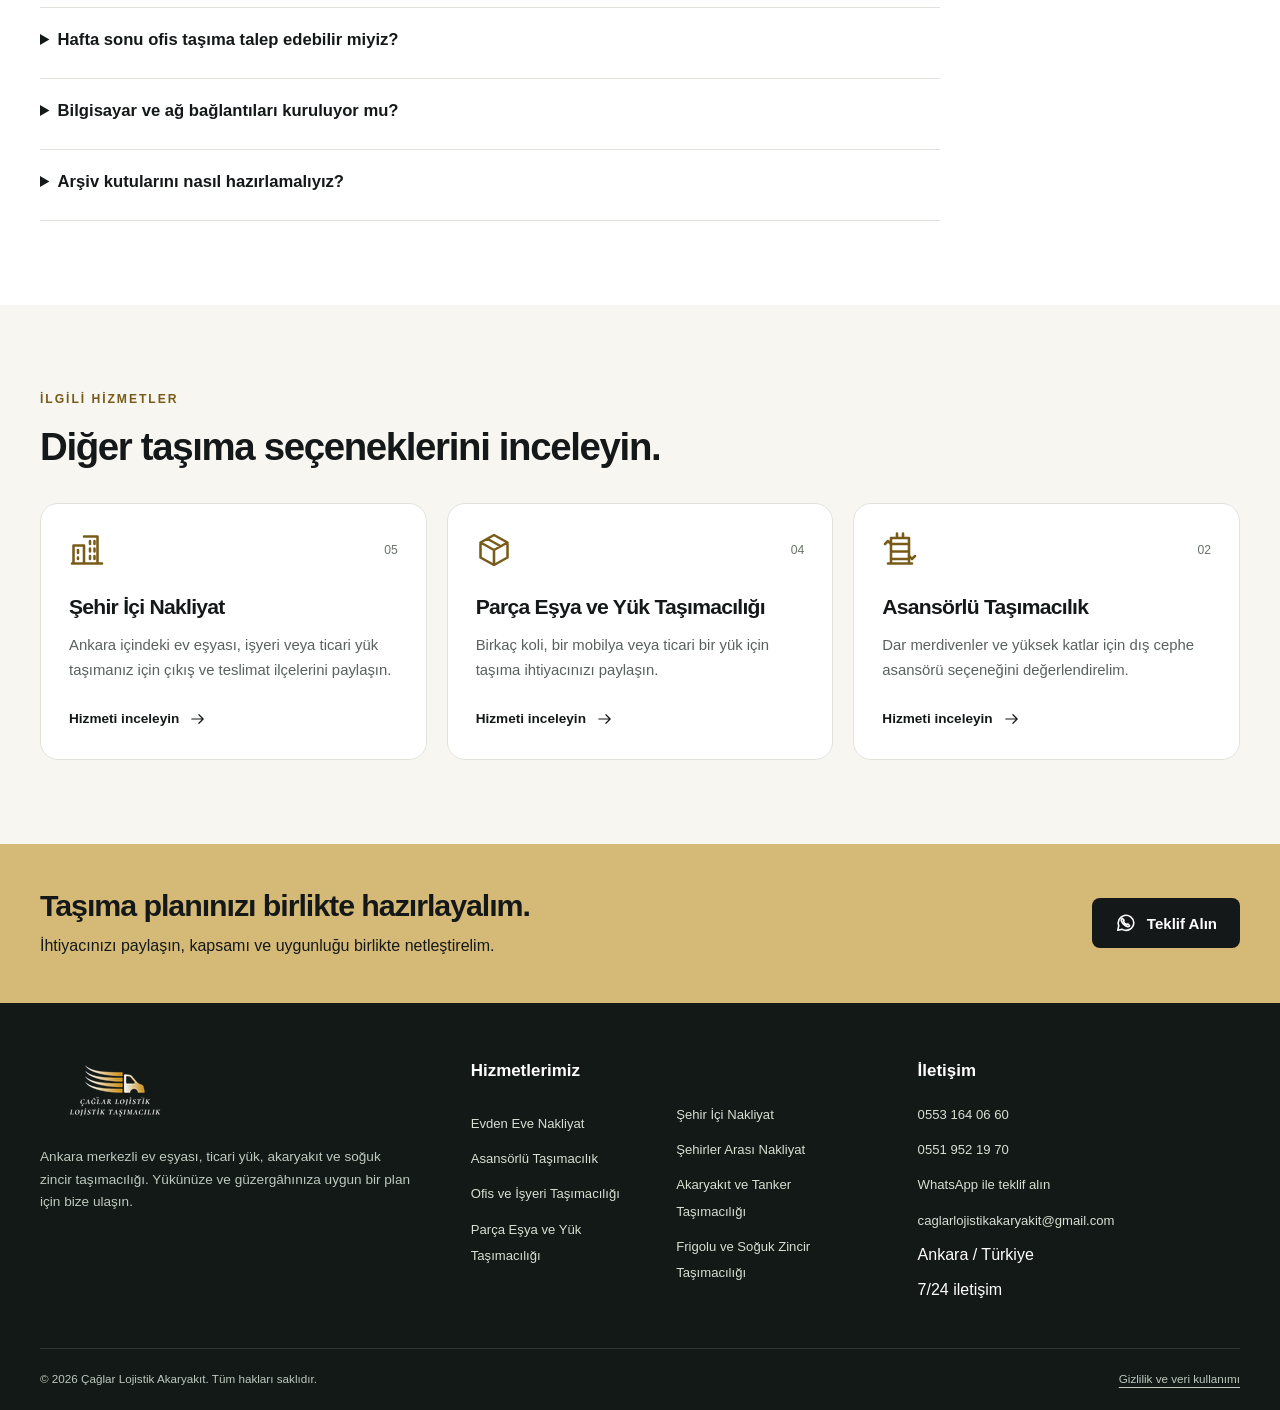
<file: ankara-ofis-tasimaciligi.html>
<!doctype html><html lang="tr"><head>
<meta charset="utf-8"><meta name="viewport" content="width=device-width, initial-scale=1">
<title>Ankara Ofis ve İşyeri Taşımacılığı | Çağlar Lojistik</title><meta name="description" content="Ankara ofis ve işyeri taşımacılığı için masa, dolap, arşiv ve ekipman sevkiyatını planlayın. Tarih ve eşya listenize göre Çağlar Lojistik’ten teklif alın.">
<meta name="robots" content="index, follow, max-image-preview:large"><meta name="theme-color" content="#18251f">
<link rel="canonical" href="https://caglarlojistikankara.com/ankara-ofis-tasimaciligi.html"><link rel="icon" href="logo.png" type="image/png">
<meta property="og:type" content="website"><meta property="og:locale" content="tr_TR"><meta property="og:site_name" content="Çağlar Lojistik Akaryakıt">
<meta property="og:title" content="Ankara Ofis ve İşyeri Taşımacılığı | Çağlar Lojistik"><meta property="og:description" content="Ankara ofis ve işyeri taşımacılığı için masa, dolap, arşiv ve ekipman sevkiyatını planlayın. Tarih ve eşya listenize göre Çağlar Lojistik’ten teklif alın.">
<meta property="og:url" content="https://caglarlojistikankara.com/ankara-ofis-tasimaciligi.html"><meta property="og:image" content="https://caglarlojistikankara.com/paylasim.jpg"><meta property="og:image:width" content="1200"><meta property="og:image:height" content="630"><meta property="og:image:alt" content="Çağlar Lojistik Akaryakıt Ankara taşımacılık hizmetleri">
<meta name="twitter:card" content="summary_large_image"><meta name="twitter:title" content="Ankara Ofis ve İşyeri Taşımacılığı | Çağlar Lojistik"><meta name="twitter:description" content="Ankara ofis ve işyeri taşımacılığı için masa, dolap, arşiv ve ekipman sevkiyatını planlayın. Tarih ve eşya listenize göre Çağlar Lojistik’ten teklif alın."><meta name="twitter:image" content="https://caglarlojistikankara.com/paylasim.jpg">
<link rel="stylesheet" href="assets/site.v1.css">
<script defer src="assets/tracking-config.js"></script><script defer src="assets/site.v1.js"></script>
<script type="application/ld+json">{"@context":"https://schema.org","@graph":[{"@type":"Organization","@id":"https://caglarlojistikankara.com/#organization","name":"Çağlar Lojistik Akaryakıt","url":"https://caglarlojistikankara.com/","logo":{"@type":"ImageObject","url":"https://caglarlojistikankara.com/logo.png","width":150,"height":60},"telephone":"+905531640660","email":"caglarlojistikakaryakit@gmail.com","contactPoint":[{"@type":"ContactPoint","telephone":"+905531640660","contactType":"customer service","availableLanguage":"Turkish"},{"@type":"ContactPoint","telephone":"+905519521970","contactType":"customer service","availableLanguage":"Turkish"}],"areaServed":[{"@type":"City","name":"Ankara"},{"@type":"Country","name":"Türkiye"}]},{"@type":"WebSite","@id":"https://caglarlojistikankara.com/#website","url":"https://caglarlojistikankara.com/","name":"Çağlar Lojistik Akaryakıt","inLanguage":"tr-TR","publisher":{"@id":"https://caglarlojistikankara.com/#organization"}},{"@type":"WebPage","@id":"https://caglarlojistikankara.com/ankara-ofis-tasimaciligi.html#webpage","url":"https://caglarlojistikankara.com/ankara-ofis-tasimaciligi.html","name":"Ankara Ofis ve İşyeri Taşımacılığı","description":"Ankara ofis ve işyeri taşımacılığı için masa, dolap, arşiv ve ekipman sevkiyatını planlayın. Tarih ve eşya listenize göre Çağlar Lojistik’ten teklif alın.","isPartOf":{"@id":"https://caglarlojistikankara.com/#website"},"inLanguage":"tr-TR"},{"@type":"Service","@id":"https://caglarlojistikankara.com/ankara-ofis-tasimaciligi.html#service","name":"Ankara Ofis ve İşyeri Taşımacılığı","serviceType":"Ofis ve İşyeri Taşımacılığı","description":"Ankara ofis ve işyeri taşımacılığı için masa, dolap, arşiv ve ekipman sevkiyatını planlayın. Tarih ve eşya listenize göre Çağlar Lojistik’ten teklif alın.","url":"https://caglarlojistikankara.com/ankara-ofis-tasimaciligi.html","provider":{"@id":"https://caglarlojistikankara.com/#organization"},"areaServed":{"@type":"City","name":"Ankara"}},{"@type":"BreadcrumbList","itemListElement":[{"@type":"ListItem","position":1,"name":"Ana Sayfa","item":"https://caglarlojistikankara.com/"},{"@type":"ListItem","position":2,"name":"Ofis ve İşyeri Taşımacılığı","item":"https://caglarlojistikankara.com/ankara-ofis-tasimaciligi.html"}]},{"@type":"FAQPage","mainEntity":[{"@type":"Question","name":"Ofis taşıma fiyatı çalışan sayısına göre mi hesaplanır?","acceptedAnswer":{"@type":"Answer","text":"Tek başına çalışan sayısı yeterli değildir. Taşınacak masa, dolap, arşiv ve ekipman miktarı, mesafe, katlar ve ek işler birlikte değerlendirilir."}},{"@type":"Question","name":"Hafta sonu ofis taşıma talep edebilir miyiz?","acceptedAnswer":{"@type":"Answer","text":"İstediğiniz gün ve saat aralığını bildirebilirsiniz. Ekip, araç ve bina erişimi uygunluğu görüşülerek taşıma takvimi netleştirilir."}},{"@type":"Question","name":"Bilgisayar ve ağ bağlantıları kuruluyor mu?","acceptedAnswer":{"@type":"Answer","text":"Teknik bağlantı ve cihazların devreye alınması eşya nakliyesinden ayrı işlerdir. İhtiyacınızı belirtin ve hangi işlerin teklif kapsamında olduğunu önceden teyit edin."}},{"@type":"Question","name":"Arşiv kutularını nasıl hazırlamalıyız?","acceptedAnswer":{"@type":"Answer","text":"Kutuları bölüm ve sıra numarasıyla etiketlemek yararlıdır. Aşırı ağır kutulardan kaçının ve kurumunuza ait hassas belgeler için kendi hazırlık düzeninizi uygulayın."}}]}]}</script>
</head><body data-service="Ofis ve İşyeri Taşımacılığı">
<a class="skip-link" href="#icerik">İçeriğe geç</a><header class="site-header"><div class="container header-inner">
<a class="brand" href="./" aria-label="Çağlar Lojistik ana sayfa"><img src="logo.png" width="150" height="60" alt="Çağlar Lojistik Akaryakıt"></a>
<nav class="main-nav" id="main-menu" aria-label="Ana menü"><a href="./">Ana Sayfa</a><a href="./#hizmetler">Hizmetler</a><a href="./#kurumsal">Kurumsal</a><a href="./#filo">Araçlarımız</a><a href="./#iletisim">İletişim</a></nav>
<a class="header-phone" data-location="header" href="tel:+905531640660"><svg class="icon" viewBox="0 0 24 24" aria-hidden="true"><path d="M22 16.9v3a2 2 0 0 1-2.2 2A19.8 19.8 0 0 1 3 5.2 2 2 0 0 1 5 3h3a2 2 0 0 1 2 1.7l.5 3a2 2 0 0 1-.6 1.7L8.6 10.7a16 16 0 0 0 4.7 4.7l1.3-1.3a2 2 0 0 1 1.7-.6l3 .5a2 2 0 0 1 1.7 1.9Z"/></svg>0553 164 06 60</a>
<button class="menu-toggle" type="button" aria-label="Menüyü aç veya kapat" aria-controls="main-menu" aria-expanded="false"><svg class="icon" viewBox="0 0 24 24" aria-hidden="true"><path d="M4 6h16M4 12h16M4 18h16"/></svg></button>
</div></header><main id="icerik"><section class="service-hero"><div class="container"><nav class="breadcrumb" aria-label="İçerik yolu"><a href="./">Ana Sayfa</a><span aria-hidden="true">/</span><a href="./#hizmetler">Hizmetler</a><span aria-hidden="true">/</span><span aria-current="page">Ofis ve İşyeri Taşımacılığı</span></nav><div class="service-hero-grid"><div><span class="eyebrow">İŞYERİNİZ İÇİN DÜZENLİ BİR GEÇİŞ</span><h1>Ankara Ofis ve İşyeri Taşımacılığı</h1><p class="intro">Masa, dolap, arşiv ve ofis ekipmanlarınızı yeni işyerinize taşımak için envanter ve zaman planını birlikte hazırlayalım. Ankara ofis taşımacılığı talebinizde bina giriş koşulları ve çalışma takviminize göre teklif alın.</p><div class="actions"><a class="btn btn-gold" data-location="hero" href="tel:+905531640660"><svg class="icon" viewBox="0 0 24 24" aria-hidden="true"><path d="M22 16.9v3a2 2 0 0 1-2.2 2A19.8 19.8 0 0 1 3 5.2 2 2 0 0 1 5 3h3a2 2 0 0 1 2 1.7l.5 3a2 2 0 0 1-.6 1.7L8.6 10.7a16 16 0 0 0 4.7 4.7l1.3-1.3a2 2 0 0 1 1.7-.6l3 .5a2 2 0 0 1 1.7 1.9Z"/></svg>Hemen Ara</a><a class="btn btn-outline" data-location="hero" href="https://wa.me/905531640660?text=Merhaba%20%C3%87a%C4%9Flar%20Lojistik%2C%20Ofis%20ve%20%C4%B0%C5%9Fyeri%20Ta%C5%9F%C4%B1mac%C4%B1l%C4%B1%C4%9F%C4%B1%20i%C3%A7in%20teklif%20almak%20istiyorum." target="_blank" rel="noopener"><svg class="icon" viewBox="0 0 24 24" aria-hidden="true"><path d="M20.5 11.5a8.5 8.5 0 0 1-12.6 7.4L3 20l1.1-4.9A8.5 8.5 0 1 1 20.5 11.5Z"/><path d="m8 7 2 2-1 1a8 8 0 0 0 4 4l1-1 2 2c-1 3-8-1-9-5-.5-1.5 0-2.5 1-3Z"/></svg>WhatsApp Teklif</a></div><div class="pills"><span>Envantere göre planlama</span><span>Arşiv ve ofis eşyası</span><span>Çalışma takvimine uygun plan</span></div></div><aside class="service-summary"><div class="large-icon"><svg class="icon" viewBox="0 0 24 24" aria-hidden="true"><rect x="4" y="3" width="16" height="18" rx="1"/><path d="M8 7h2m4 0h2M8 11h2m4 0h2M9 21v-6h6v6"/></svg></div><h2>Taşıma ayrıntılarınızı paylaşın.</h2><p>Çıkış ve varış noktası, yük bilgisi ve tarih üzerinden teklif isteyin.</p><a class="summary-phone" data-location="hero_summary" href="tel:+905531640660">0553 164 06 60</a><p>7/24 telefon ve WhatsApp</p><a href="#teklif-formu" class="btn btn-outline">Teklif formuna geçin <svg class="icon" viewBox="0 0 24 24" aria-hidden="true"><path d="M4 12h16m-6-6 6 6-6 6"/></svg></a></aside></div></div></section>
<section class="section"><div class="container article-layout"><article class="article-content"><section><span class="eyebrow">HİZMETİN AYRINTILARI</span><h2>Taşınmayı iş akışınıza göre planlayın</h2><p>Ofis taşımacılığında eşyaların bir adresten diğerine götürülmesinin yanında yeni adreste hangi bölüme yerleştirileceği de önemlidir. Çalışma masaları, dosya dolapları, arşiv kutuları ve elektronik ekipmanlar için bir envanter hazırlanması taşıma kapsamını netleştirir. Çağlar Lojistik, Ankara işyeri taşıma taleplerini eşya listesi ve teslimat programıyla değerlendirir.</p><p>İki binadaki yükleme alanları, servis asansörü, otopark erişimi ve yönetimin çalışma saatleri önceden paylaşılmalıdır. İş saatleri dışında taşıma isteniyorsa bu talep tarih ve ekip uygunluğuyla birlikte görüşülür. Ağ kurulumu, elektrik bağlantısı ve cihazların devreye alınması gibi teknik işler eşya nakliyesinden ayrı planlanmalıdır.</p></section><section><h2>Ofis nakliyesi nasıl hazırlanır?</h2><div class="scope-item"><h3>Bölümlere göre envanter</h3><p>Masa, sandalye, dolap ve kutular bölüm veya oda adına göre listelenir; taşıma sırası görüşülür.</p></div><div class="scope-item"><h3>Arşiv ve elektronik eşya</h3><p>Dosya kutuları etiketlenir; hassas cihazlar için paketleme sorumluluğu ve özel ihtiyaçlar belirlenir.</p></div><div class="scope-item"><h3>Giriş ve teslimat planı</h3><p>Yükleme alanı, bina erişimi, çalışma saatleri ve yeni adresteki yerleşim bilgisi taşıma öncesinde paylaşılır.</p></div></section><section><h2>Ofis taşıma teklifi için hangi ayrıntılar önemli?</h2><p>Çalışan sayısından çok taşınacak eşyanın hacmi, dolap ve masa adedi, arşiv miktarı, mesafe ve bina koşulları belirleyicidir. Sökme-kurma, paketleme veya özel saat talebi varsa teklife ayrıca dahil edilmesi gerekir. Yeni ofiste birden fazla kata dağıtım istenmesi de planı değiştirir. Eşya listenizi ve mümkünse fotoğrafları ileterek kapsamı açık bir teklif isteyin.</p><h3>Teklif için hazır bulundurun</h3><ul class="check-list"><li>Masa, dolap, sandalye ve koli listesi</li><li>Arşiv ile hassas cihazların durumu</li><li>İki binanın kat ve yükleme alanı bilgisi</li><li>Çalışma saatleri ve istenen taşınma aralığı</li></ul></section><section><h2>Yeni adreste düzeni kolaylaştıran hazırlıklar</h2><p>Her kutuya ait olduğu bölüm ve bir sıra numarası yazın. Arşiv kutularında kişisel veya ticari bilgileri dışarıdan görünür bırakmak yerine kurumunuzun etiketleme yöntemini kullanın. Bilgisayar yedekleri ve teknik bağlantılar için kendi yetkili ekibinizle hazırlık yapın. Kırılgan cihazlar ile ağır ekipmanları önceden bildirin. Taşıma tamamlandığında teslim edilen kalemleri liste üzerinden kontrol etmek, eksik veya farklı yerleşimi aynı gün fark etmeyi kolaylaştırır.</p></section><section class="local-note"><h3>Ankara için taşıma talebiniz</h3><p>Çıkış ve varış ilçelerini ya da şehirlerini birlikte belirtin. Yük, adres ve tarih bilgileri üzerinden araç ve hizmet uygunluğunu görüşelim. <a href="./#iletisim">İletişim bilgilerine ulaşın.</a></p></section></article><aside class="article-aside" aria-label="Ofis ve İşyeri Taşımacılığı teklif formu"><form class="quote-form" id="teklif-formu" action="https://wa.me/905531640660" method="get"><h3>Taşımanız için teklif alın</h3><p class="form-intro">Bilgileri doldurun; mesajınızı WhatsApp’ta kontrol edip bize gönderin.</p><div class="form-grid">
<div class="field full"><label for="service-service">Hizmet türü *</label><select id="service-service" name="service" required><option>Evden Eve Nakliyat</option><option>Asansörlü Taşımacılık</option><option selected>Ofis ve İşyeri Taşımacılığı</option><option>Parça Eşya ve Yük Taşımacılığı</option><option>Şehir İçi Nakliyat</option><option>Şehirler Arası Nakliyat</option><option>Akaryakıt ve Tanker Taşımacılığı</option><option>Frigolu ve Soğuk Zincir Taşımacılığı</option><option>Diğer lojistik talebi</option></select></div>
<div class="field"><label for="name-service">Adınız <span class="muted">(isteğe bağlı)</span></label><input id="name-service" name="name" autocomplete="name" maxlength="80"></div>
<div class="field"><label for="date-service">Tercih ettiğiniz tarih</label><input id="date-service" type="date" name="date"></div>
<div class="field"><label for="pickup-service">Nereden? *</label><input id="pickup-service" name="pickup" required maxlength="160" placeholder="İl / ilçe"></div>
<div class="field"><label for="destination-service">Nereye? *</label><input id="destination-service" name="destination" required maxlength="160" placeholder="İl / ilçe"></div>
<div class="field full"><label for="details-service">Eşya / yük ve kat bilgileri *</label><textarea id="details-service" name="details" rows="3" required maxlength="1200" placeholder="Eşya miktarı, kat, asansör veya özel taşıma ihtiyacı"></textarea></div></div>
<p class="form-note">* Gerekli alan. Bu bilgiler WhatsApp mesajınıza eklenir. <a href="gizlilik.html">Veri kullanımı</a></p><button class="btn btn-green" type="submit"><svg class="icon" viewBox="0 0 24 24" aria-hidden="true"><path d="M20.5 11.5a8.5 8.5 0 0 1-12.6 7.4L3 20l1.1-4.9A8.5 8.5 0 1 1 20.5 11.5Z"/><path d="m8 7 2 2-1 1a8 8 0 0 0 4 4l1-1 2 2c-1 3-8-1-9-5-.5-1.5 0-2.5 1-3Z"/></svg>WhatsApp’ta Teklif İste</button></form><a class="aside-call" data-location="form_aside" href="tel:+905531640660"><svg class="icon" viewBox="0 0 24 24" aria-hidden="true"><path d="M22 16.9v3a2 2 0 0 1-2.2 2A19.8 19.8 0 0 1 3 5.2 2 2 0 0 1 5 3h3a2 2 0 0 1 2 1.7l.5 3a2 2 0 0 1-.6 1.7L8.6 10.7a16 16 0 0 0 4.7 4.7l1.3-1.3a2 2 0 0 1 1.7-.6l3 .5a2 2 0 0 1 1.7 1.9Z"/></svg>Telefonla bilgi alın: 0553 164 06 60</a></aside></div></section>
<section class="section soft"><div class="container"><div class="section-heading"><span class="eyebrow">TAŞIMA SÜRECİ</span><h2>Talebinizden teslimata.</h2></div><div class="process-grid"><article class="process-card"><span class="step-no">01 / ADIM</span><h3>İhtiyacınızı paylaşın</h3><p>Eşya veya yük bilgilerini, çıkış-varış noktalarını ve istediğiniz tarihi iletin.</p></article><article class="process-card"><span class="step-no">02 / ADIM</span><h3>Kapsamı netleştirelim</h3><p>Araç, ekip, bina erişimi ve ek hizmetleri birlikte görüşelim.</p></article><article class="process-card"><span class="step-no">03 / ADIM</span><h3>Taşıma planı oluşturalım</h3><p>Yükleme, güzergâh ve teslimat ayrıntılarını taşıma öncesinde teyit edelim.</p></article><article class="process-card"><span class="step-no">04 / ADIM</span><h3>Teslimatı tamamlayalım</h3><p>Eşya veya yükün teslimini planlanan adreste birlikte kontrol edelim.</p></article></div></div></section>
<section class="section" id="sss"><div class="container"><div class="section-heading"><span class="eyebrow">SIK SORULAN SORULAR</span><h2>Ofis ve İşyeri Taşımacılığı hakkında.</h2></div><div class="faq-list"><details><summary>Ofis taşıma fiyatı çalışan sayısına göre mi hesaplanır?</summary><p>Tek başına çalışan sayısı yeterli değildir. Taşınacak masa, dolap, arşiv ve ekipman miktarı, mesafe, katlar ve ek işler birlikte değerlendirilir.</p></details><details><summary>Hafta sonu ofis taşıma talep edebilir miyiz?</summary><p>İstediğiniz gün ve saat aralığını bildirebilirsiniz. Ekip, araç ve bina erişimi uygunluğu görüşülerek taşıma takvimi netleştirilir.</p></details><details><summary>Bilgisayar ve ağ bağlantıları kuruluyor mu?</summary><p>Teknik bağlantı ve cihazların devreye alınması eşya nakliyesinden ayrı işlerdir. İhtiyacınızı belirtin ve hangi işlerin teklif kapsamında olduğunu önceden teyit edin.</p></details><details><summary>Arşiv kutularını nasıl hazırlamalıyız?</summary><p>Kutuları bölüm ve sıra numarasıyla etiketlemek yararlıdır. Aşırı ağır kutulardan kaçının ve kurumunuza ait hassas belgeler için kendi hazırlık düzeninizi uygulayın.</p></details></div></div></section>
<section class="section soft" id="ilgili-hizmetler"><div class="container"><div class="section-heading"><span class="eyebrow">İLGİLİ HİZMETLER</span><h2>Diğer taşıma seçeneklerini inceleyin.</h2></div><div class="service-grid"><article class="service-card"><div class="card-top"><svg class="icon icon-lg" viewBox="0 0 24 24" aria-hidden="true"><path d="M2 21h20M3 21V9h7v12m0-18h9v18M6 12v2m0 3v1m8-12v2m3-2v2m-3 3v2m3-2v2m-3 3v2m3-2v2"/></svg><span class="card-num">05</span></div><h3><a href="ankara-sehir-ici-nakliyat.html">Şehir İçi Nakliyat</a></h3><p>Ankara içindeki ev eşyası, işyeri veya ticari yük taşımanız için çıkış ve teslimat ilçelerini paylaşın.</p><a class="card-link" href="ankara-sehir-ici-nakliyat.html" aria-label="Şehir İçi Nakliyat hizmet ayrıntıları">Hizmeti inceleyin <svg class="icon" viewBox="0 0 24 24" aria-hidden="true"><path d="M4 12h16m-6-6 6 6-6 6"/></svg></a></article><article class="service-card"><div class="card-top"><svg class="icon icon-lg" viewBox="0 0 24 24" aria-hidden="true"><path d="m12 2 9 5v10l-9 5-9-5V7l9-5Zm0 10v10M3 7l9 5 9-5M7.5 4.5l9 5"/></svg><span class="card-num">04</span></div><h3><a href="ankara-parca-esya-tasimaciligi.html">Parça Eşya ve Yük Taşımacılığı</a></h3><p>Birkaç koli, bir mobilya veya ticari bir yük için taşıma ihtiyacınızı paylaşın.</p><a class="card-link" href="ankara-parca-esya-tasimaciligi.html" aria-label="Parça Eşya ve Yük Taşımacılığı hizmet ayrıntıları">Hizmeti inceleyin <svg class="icon" viewBox="0 0 24 24" aria-hidden="true"><path d="M4 12h16m-6-6 6 6-6 6"/></svg></a></article><article class="service-card"><div class="card-top"><svg class="icon icon-lg" viewBox="0 0 24 24" aria-hidden="true"><path d="M4 21h16M6 21V4h12v17M6 8h12M6 13h12M6 18h12M10 4V1m4 3V1"/><path d="m2 8 2-2 2 2m12 8 2 2 2-2"/></svg><span class="card-num">02</span></div><h3><a href="ankara-asansorlu-tasimacilik.html">Asansörlü Taşımacılık</a></h3><p>Dar merdivenler ve yüksek katlar için dış cephe asansörü seçeneğini değerlendirelim.</p><a class="card-link" href="ankara-asansorlu-tasimacilik.html" aria-label="Asansörlü Taşımacılık hizmet ayrıntıları">Hizmeti inceleyin <svg class="icon" viewBox="0 0 24 24" aria-hidden="true"><path d="M4 12h16m-6-6 6 6-6 6"/></svg></a></article></div></div></section><section class="cta-band"><div class="container cta-inner"><div><h2>Taşıma planınızı birlikte hazırlayalım.</h2><p>İhtiyacınızı paylaşın, kapsamı ve uygunluğu birlikte netleştirelim.</p></div><a class="btn btn-dark" data-location="cta_band" href="https://wa.me/905531640660?text=Merhaba%20%C3%87a%C4%9Flar%20Lojistik%2C%20Ofis%20ve%20%C4%B0%C5%9Fyeri%20Ta%C5%9F%C4%B1mac%C4%B1l%C4%B1%C4%9F%C4%B1%20i%C3%A7in%20teklif%20almak%20istiyorum." target="_blank" rel="noopener"><svg class="icon" viewBox="0 0 24 24" aria-hidden="true"><path d="M20.5 11.5a8.5 8.5 0 0 1-12.6 7.4L3 20l1.1-4.9A8.5 8.5 0 1 1 20.5 11.5Z"/><path d="m8 7 2 2-1 1a8 8 0 0 0 4 4l1-1 2 2c-1 3-8-1-9-5-.5-1.5 0-2.5 1-3Z"/></svg>Teklif Alın</a></div></section></main><footer class="site-footer"><div class="container"><div class="footer-grid">
<div><a href="./"><img src="logo.png" width="150" height="60" loading="lazy" alt="Çağlar Lojistik Akaryakıt ana sayfa"></a><p>Ankara merkezli ev eşyası, ticari yük, akaryakıt ve soğuk zincir taşımacılığı. Yükünüze ve güzergâhınıza uygun bir plan için bize ulaşın.</p></div>
<div><h2>Hizmetlerimiz</h2><ul class="footer-service-list"><li><a href="ankara-evden-eve-nakliyat.html">Evden Eve Nakliyat</a></li><li><a href="ankara-asansorlu-tasimacilik.html">Asansörlü Taşımacılık</a></li><li><a href="ankara-ofis-tasimaciligi.html">Ofis ve İşyeri Taşımacılığı</a></li><li><a href="ankara-parca-esya-tasimaciligi.html">Parça Eşya ve Yük Taşımacılığı</a></li><li><a href="ankara-sehir-ici-nakliyat.html">Şehir İçi Nakliyat</a></li><li><a href="ankara-sehirler-arasi-nakliyat.html">Şehirler Arası Nakliyat</a></li><li><a href="ankara-akaryakit-tanker-tasimaciligi.html">Akaryakıt ve Tanker Taşımacılığı</a></li><li><a href="ankara-frigolu-tasimacilik.html">Frigolu ve Soğuk Zincir Taşımacılığı</a></li></ul></div>
<div class="footer-contact"><h2>İletişim</h2><ul><li><a data-location="footer" href="tel:+905531640660">0553 164 06 60</a></li><li><a data-location="footer" href="tel:+905519521970">0551 952 19 70</a></li><li><a data-location="footer" href="https://wa.me/905531640660?text=Merhaba%20%C3%87a%C4%9Flar%20Lojistik%2C%20Ofis%20ve%20%C4%B0%C5%9Fyeri%20Ta%C5%9F%C4%B1mac%C4%B1l%C4%B1%C4%9F%C4%B1%20i%C3%A7in%20teklif%20almak%20istiyorum." target="_blank" rel="noopener">WhatsApp ile teklif alın</a></li><li><a href="mailto:caglarlojistikakaryakit@gmail.com">caglarlojistikakaryakit@gmail.com</a></li><li>Ankara / Türkiye</li><li>7/24 iletişim</li></ul></div>
</div><div class="footer-bottom"><span>© 2026 Çağlar Lojistik Akaryakıt. Tüm hakları saklıdır.</span><div><a href="gizlilik.html">Gizlilik ve veri kullanımı</a><button type="button" data-consent-settings hidden>Ölçüm tercihleri</button></div></div></div></footer>
<nav class="mobile-contact" aria-label="Hızlı iletişim"><a class="btn btn-dark" href="tel:+905531640660" data-location="mobile_bar"><svg class="icon" viewBox="0 0 24 24" aria-hidden="true"><path d="M22 16.9v3a2 2 0 0 1-2.2 2A19.8 19.8 0 0 1 3 5.2 2 2 0 0 1 5 3h3a2 2 0 0 1 2 1.7l.5 3a2 2 0 0 1-.6 1.7L8.6 10.7a16 16 0 0 0 4.7 4.7l1.3-1.3a2 2 0 0 1 1.7-.6l3 .5a2 2 0 0 1 1.7 1.9Z"/></svg>Hemen Ara</a><a class="btn btn-green" href="https://wa.me/905531640660?text=Merhaba%20%C3%87a%C4%9Flar%20Lojistik%2C%20Ofis%20ve%20%C4%B0%C5%9Fyeri%20Ta%C5%9F%C4%B1mac%C4%B1l%C4%B1%C4%9F%C4%B1%20i%C3%A7in%20teklif%20almak%20istiyorum." target="_blank" rel="noopener" data-location="mobile_bar"><svg class="icon" viewBox="0 0 24 24" aria-hidden="true"><path d="M20.5 11.5a8.5 8.5 0 0 1-12.6 7.4L3 20l1.1-4.9A8.5 8.5 0 1 1 20.5 11.5Z"/><path d="m8 7 2 2-1 1a8 8 0 0 0 4 4l1-1 2 2c-1 3-8-1-9-5-.5-1.5 0-2.5 1-3Z"/></svg>WhatsApp Teklif</a></nav>
<section class="consent-panel" id="consent-panel" role="dialog" aria-labelledby="consent-title" aria-describedby="consent-description" hidden><h2 id="consent-title">Ölçüm tercihiniz</h2><p id="consent-description">Ziyaret ve iletişim butonu kullanımını Google Analytics ve Google Ads ile ölçmemize izin verir misiniz? Teklif formundaki bilgileriniz ölçüm araçlarına gönderilmez. İzin vermeden de hizmetlerimizi inceleyebilir ve bize ulaşabilirsiniz. <a href="gizlilik.html">Veri kullanımı</a></p><div class="actions"><button class="btn btn-dark" type="button" data-consent="granted">Ölçüme izin ver</button><button class="btn btn-light" type="button" data-consent="denied">Yalnızca gerekli</button></div></section>
<noscript><p class="noscript-note">Teklif formunu kullanmak için JavaScript’i açın. Bize <a href="tel:+905531640660">telefon</a> veya <a href="https://wa.me/905531640660?text=Merhaba%20%C3%87a%C4%9Flar%20Lojistik%2C%20Ofis%20ve%20%C4%B0%C5%9Fyeri%20Ta%C5%9F%C4%B1mac%C4%B1l%C4%B1%C4%9F%C4%B1%20i%C3%A7in%20teklif%20almak%20istiyorum.">WhatsApp</a> ile doğrudan ulaşabilirsiniz.</p></noscript>
</body></html>
</file>
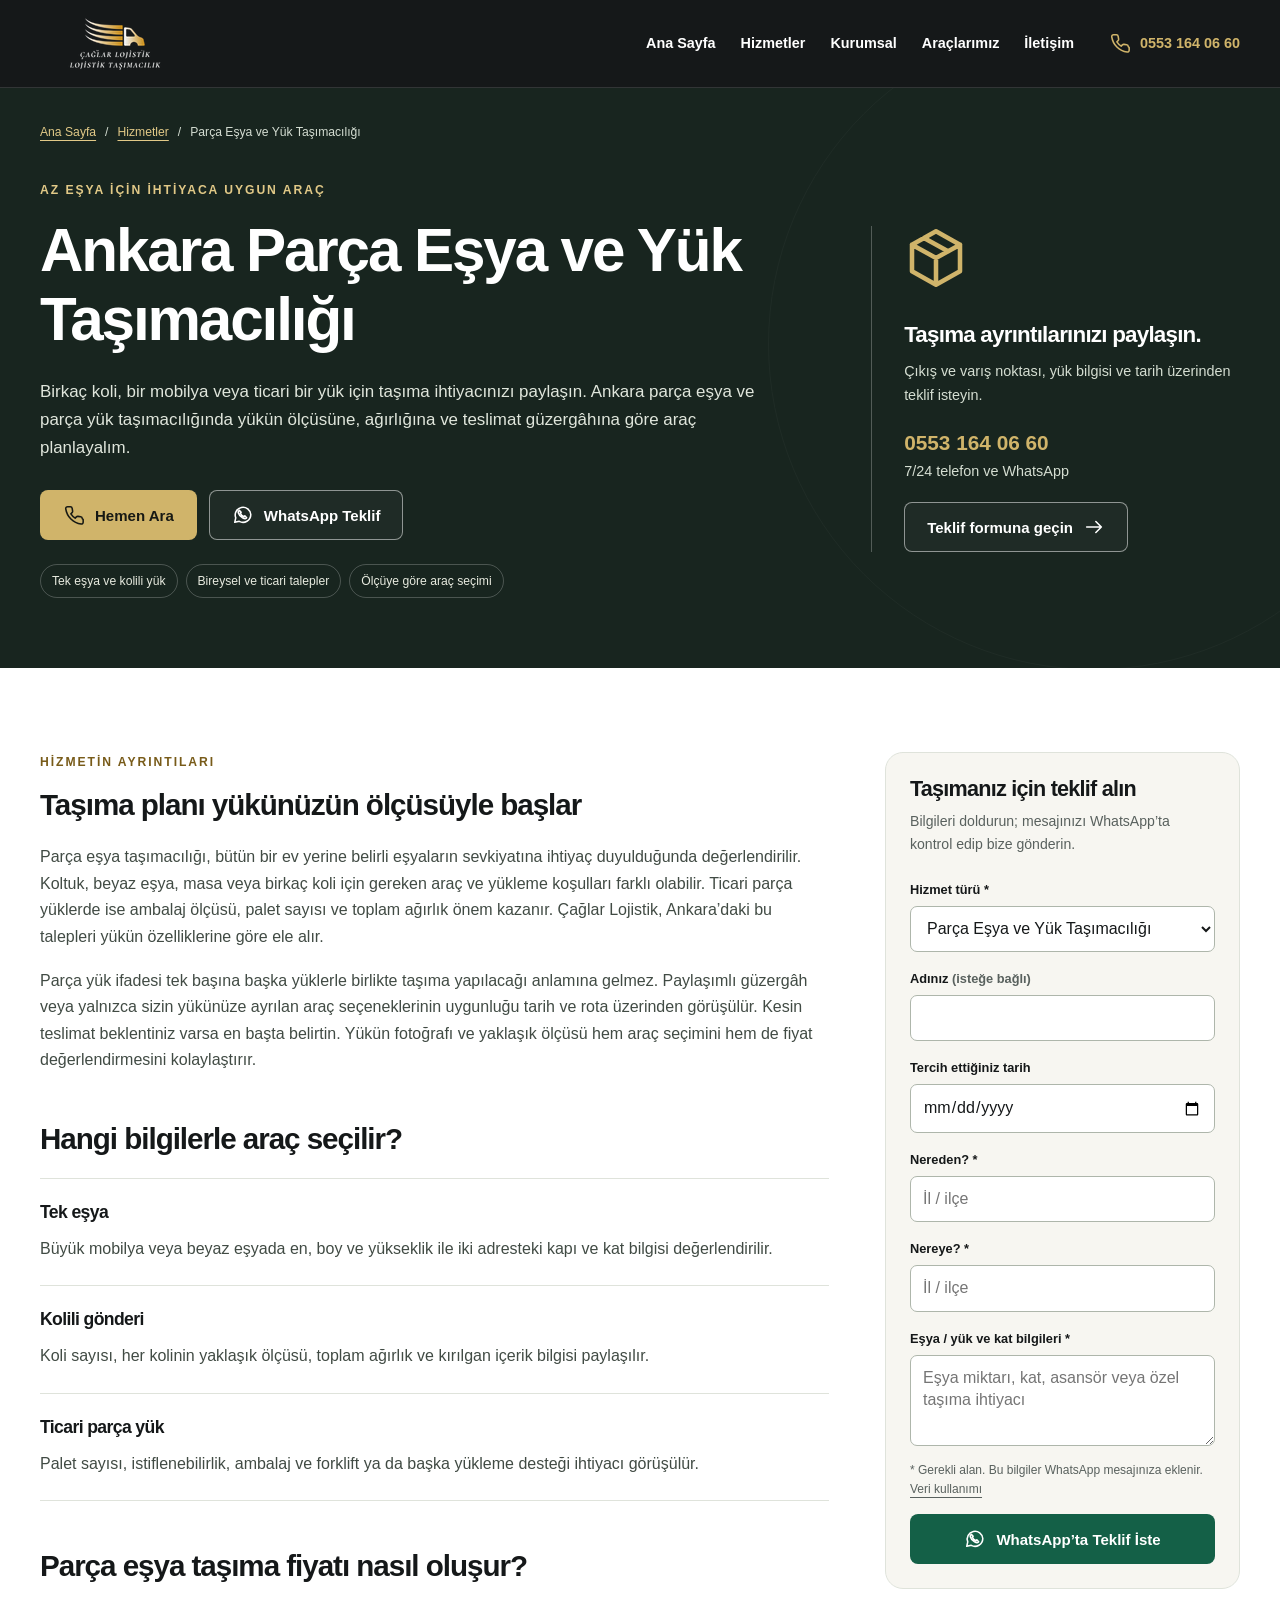
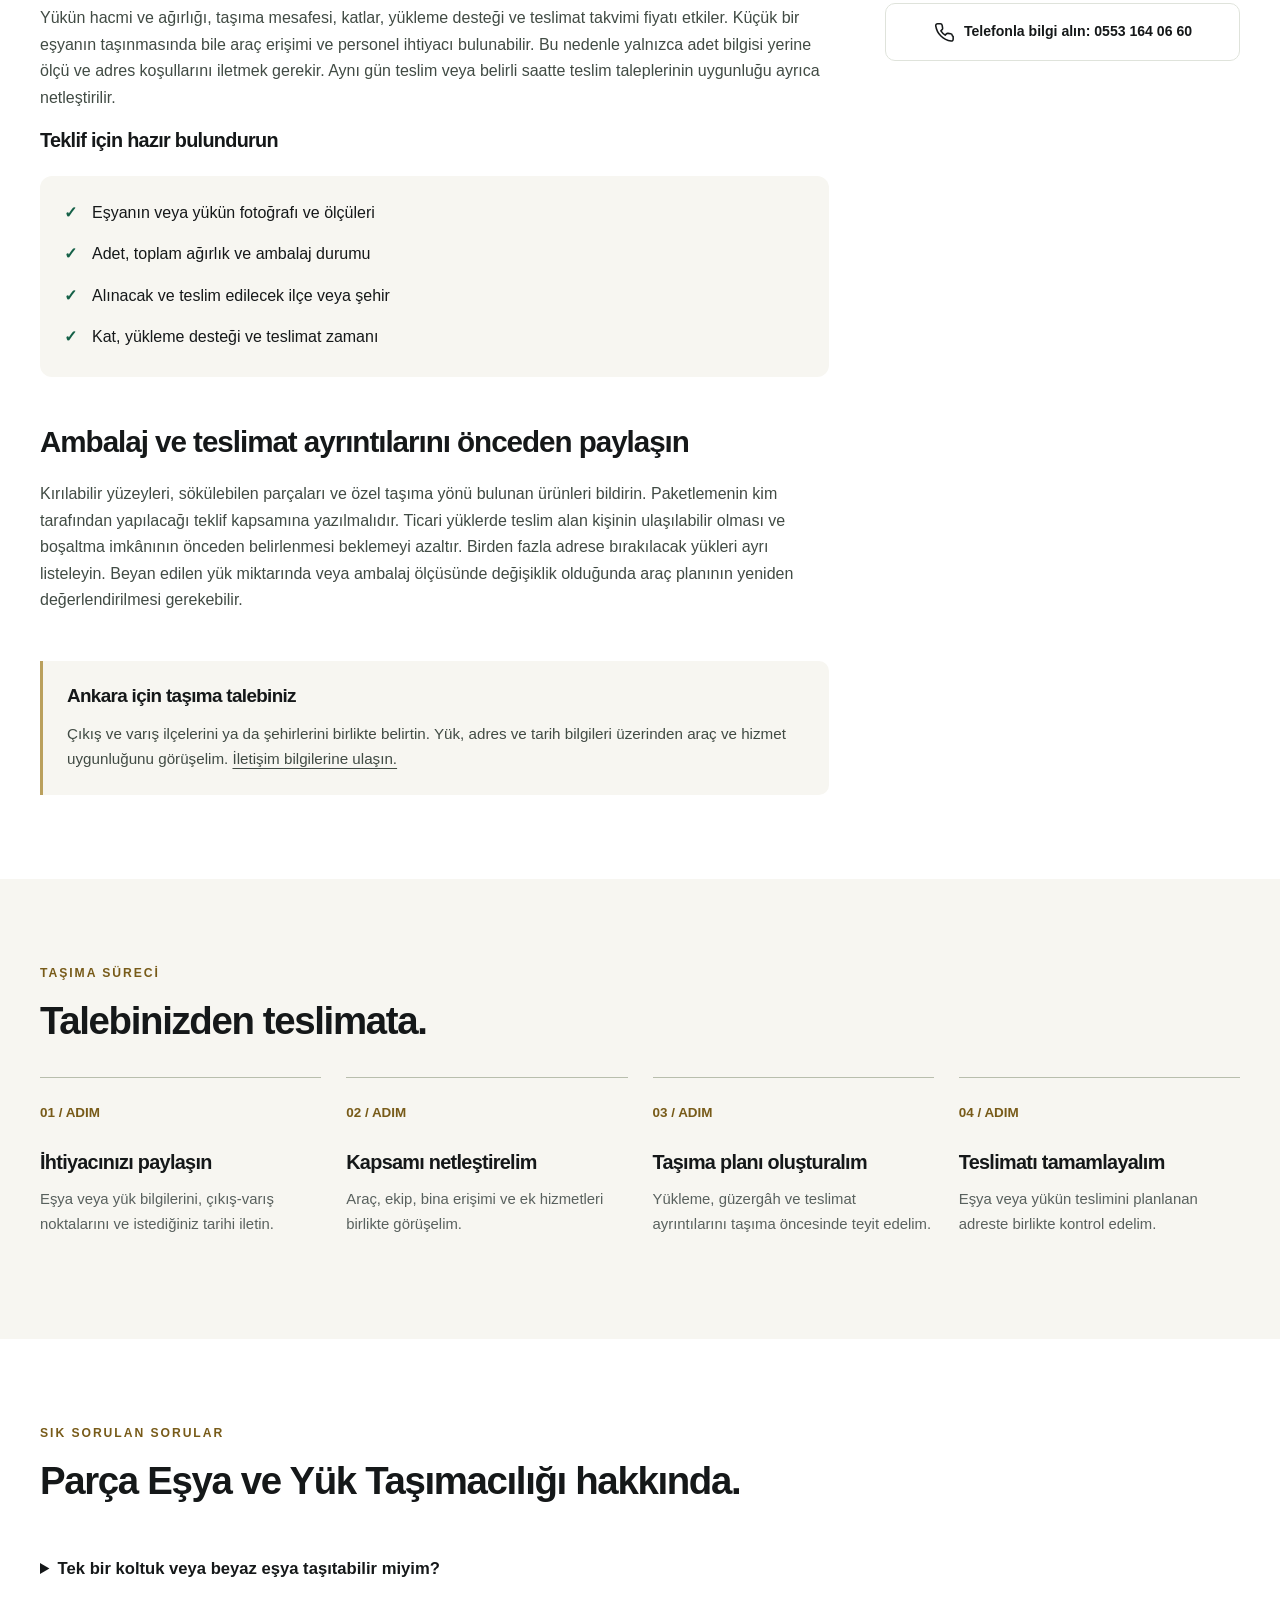
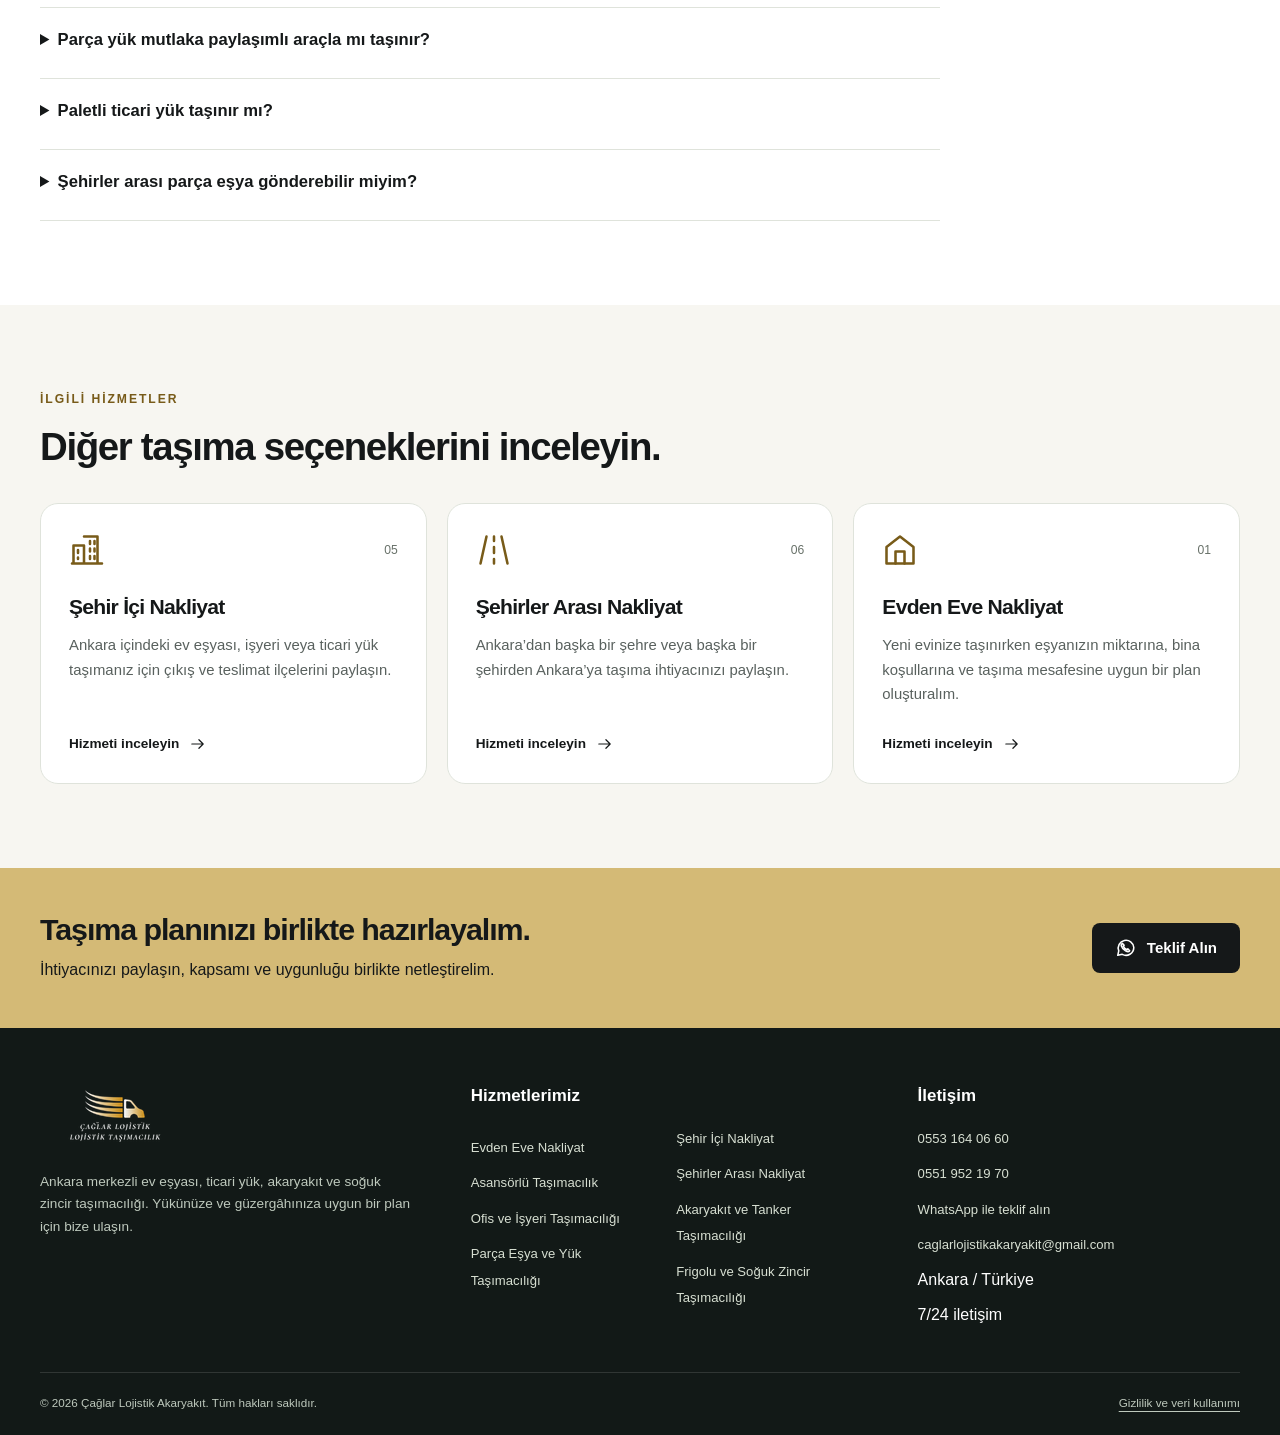
<file: ankara-parca-esya-tasimaciligi.html>
<!doctype html><html lang="tr"><head>
<meta charset="utf-8"><meta name="viewport" content="width=device-width, initial-scale=1">
<title>Ankara Parça Eşya ve Yük Taşıma | Çağlar Lojistik</title><meta name="description" content="Ankara parça eşya ve parça yük taşımacılığı. Tek eşya, kolili veya paletli yük için ölçü, güzergâh ve tarihe göre Çağlar Lojistik’ten teklif alın.">
<meta name="robots" content="index, follow, max-image-preview:large"><meta name="theme-color" content="#18251f">
<link rel="canonical" href="https://caglarlojistikankara.com/ankara-parca-esya-tasimaciligi.html"><link rel="icon" href="logo.png" type="image/png">
<meta property="og:type" content="website"><meta property="og:locale" content="tr_TR"><meta property="og:site_name" content="Çağlar Lojistik Akaryakıt">
<meta property="og:title" content="Ankara Parça Eşya ve Yük Taşıma | Çağlar Lojistik"><meta property="og:description" content="Ankara parça eşya ve parça yük taşımacılığı. Tek eşya, kolili veya paletli yük için ölçü, güzergâh ve tarihe göre Çağlar Lojistik’ten teklif alın.">
<meta property="og:url" content="https://caglarlojistikankara.com/ankara-parca-esya-tasimaciligi.html"><meta property="og:image" content="https://caglarlojistikankara.com/paylasim.jpg"><meta property="og:image:width" content="1200"><meta property="og:image:height" content="630"><meta property="og:image:alt" content="Çağlar Lojistik Akaryakıt Ankara taşımacılık hizmetleri">
<meta name="twitter:card" content="summary_large_image"><meta name="twitter:title" content="Ankara Parça Eşya ve Yük Taşıma | Çağlar Lojistik"><meta name="twitter:description" content="Ankara parça eşya ve parça yük taşımacılığı. Tek eşya, kolili veya paletli yük için ölçü, güzergâh ve tarihe göre Çağlar Lojistik’ten teklif alın."><meta name="twitter:image" content="https://caglarlojistikankara.com/paylasim.jpg">
<link rel="stylesheet" href="assets/site.v1.css">
<script defer src="assets/tracking-config.js"></script><script defer src="assets/site.v1.js"></script>
<script type="application/ld+json">{"@context":"https://schema.org","@graph":[{"@type":"Organization","@id":"https://caglarlojistikankara.com/#organization","name":"Çağlar Lojistik Akaryakıt","url":"https://caglarlojistikankara.com/","logo":{"@type":"ImageObject","url":"https://caglarlojistikankara.com/logo.png","width":150,"height":60},"telephone":"+905531640660","email":"caglarlojistikakaryakit@gmail.com","contactPoint":[{"@type":"ContactPoint","telephone":"+905531640660","contactType":"customer service","availableLanguage":"Turkish"},{"@type":"ContactPoint","telephone":"+905519521970","contactType":"customer service","availableLanguage":"Turkish"}],"areaServed":[{"@type":"City","name":"Ankara"},{"@type":"Country","name":"Türkiye"}]},{"@type":"WebSite","@id":"https://caglarlojistikankara.com/#website","url":"https://caglarlojistikankara.com/","name":"Çağlar Lojistik Akaryakıt","inLanguage":"tr-TR","publisher":{"@id":"https://caglarlojistikankara.com/#organization"}},{"@type":"WebPage","@id":"https://caglarlojistikankara.com/ankara-parca-esya-tasimaciligi.html#webpage","url":"https://caglarlojistikankara.com/ankara-parca-esya-tasimaciligi.html","name":"Ankara Parça Eşya ve Yük Taşımacılığı","description":"Ankara parça eşya ve parça yük taşımacılığı. Tek eşya, kolili veya paletli yük için ölçü, güzergâh ve tarihe göre Çağlar Lojistik’ten teklif alın.","isPartOf":{"@id":"https://caglarlojistikankara.com/#website"},"inLanguage":"tr-TR"},{"@type":"Service","@id":"https://caglarlojistikankara.com/ankara-parca-esya-tasimaciligi.html#service","name":"Ankara Parça Eşya ve Yük Taşımacılığı","serviceType":"Parça Eşya ve Yük Taşımacılığı","description":"Ankara parça eşya ve parça yük taşımacılığı. Tek eşya, kolili veya paletli yük için ölçü, güzergâh ve tarihe göre Çağlar Lojistik’ten teklif alın.","url":"https://caglarlojistikankara.com/ankara-parca-esya-tasimaciligi.html","provider":{"@id":"https://caglarlojistikankara.com/#organization"},"areaServed":{"@type":"City","name":"Ankara"}},{"@type":"BreadcrumbList","itemListElement":[{"@type":"ListItem","position":1,"name":"Ana Sayfa","item":"https://caglarlojistikankara.com/"},{"@type":"ListItem","position":2,"name":"Parça Eşya ve Yük Taşımacılığı","item":"https://caglarlojistikankara.com/ankara-parca-esya-tasimaciligi.html"}]},{"@type":"FAQPage","mainEntity":[{"@type":"Question","name":"Tek bir koltuk veya beyaz eşya taşıtabilir miyim?","acceptedAnswer":{"@type":"Answer","text":"Tek eşya taşıma talebinizi iletebilirsiniz. Eşyanın fotoğrafı, ölçüleri, katlar ve iki adres arasındaki mesafe üzerinden uygun taşıma planı görüşülür."}},{"@type":"Question","name":"Parça yük mutlaka paylaşımlı araçla mı taşınır?","acceptedAnswer":{"@type":"Answer","text":"Hayır. Paylaşımlı güzergâh veya yükünüze özel araç seçeneği rota, tarih ve yük özelliklerine göre değerlendirilir. Kullanılacak yöntem teklifte netleştirilir."}},{"@type":"Question","name":"Paletli ticari yük taşınır mı?","acceptedAnswer":{"@type":"Answer","text":"Palet adedi, ölçü, ağırlık, istiflenebilirlik ve yükleme-boşaltma koşullarıyla talebinizi paylaşabilirsiniz. Araç ve ekipman ihtiyacı bu bilgilere göre değerlendirilir."}},{"@type":"Question","name":"Şehirler arası parça eşya gönderebilir miyim?","acceptedAnswer":{"@type":"Answer","text":"Ankara çıkışlı veya Ankara varışlı talepler için şehir, yük miktarı ve teslimat tarihi paylaşın. Rota ve uygunluk üzerinden teklif hazırlanır."}}]}]}</script>
</head><body data-service="Parça Eşya ve Yük Taşımacılığı">
<a class="skip-link" href="#icerik">İçeriğe geç</a><header class="site-header"><div class="container header-inner">
<a class="brand" href="./" aria-label="Çağlar Lojistik ana sayfa"><img src="logo.png" width="150" height="60" alt="Çağlar Lojistik Akaryakıt"></a>
<nav class="main-nav" id="main-menu" aria-label="Ana menü"><a href="./">Ana Sayfa</a><a href="./#hizmetler">Hizmetler</a><a href="./#kurumsal">Kurumsal</a><a href="./#filo">Araçlarımız</a><a href="./#iletisim">İletişim</a></nav>
<a class="header-phone" data-location="header" href="tel:+905531640660"><svg class="icon" viewBox="0 0 24 24" aria-hidden="true"><path d="M22 16.9v3a2 2 0 0 1-2.2 2A19.8 19.8 0 0 1 3 5.2 2 2 0 0 1 5 3h3a2 2 0 0 1 2 1.7l.5 3a2 2 0 0 1-.6 1.7L8.6 10.7a16 16 0 0 0 4.7 4.7l1.3-1.3a2 2 0 0 1 1.7-.6l3 .5a2 2 0 0 1 1.7 1.9Z"/></svg>0553 164 06 60</a>
<button class="menu-toggle" type="button" aria-label="Menüyü aç veya kapat" aria-controls="main-menu" aria-expanded="false"><svg class="icon" viewBox="0 0 24 24" aria-hidden="true"><path d="M4 6h16M4 12h16M4 18h16"/></svg></button>
</div></header><main id="icerik"><section class="service-hero"><div class="container"><nav class="breadcrumb" aria-label="İçerik yolu"><a href="./">Ana Sayfa</a><span aria-hidden="true">/</span><a href="./#hizmetler">Hizmetler</a><span aria-hidden="true">/</span><span aria-current="page">Parça Eşya ve Yük Taşımacılığı</span></nav><div class="service-hero-grid"><div><span class="eyebrow">AZ EŞYA İÇİN İHTİYACA UYGUN ARAÇ</span><h1>Ankara Parça Eşya ve Yük Taşımacılığı</h1><p class="intro">Birkaç koli, bir mobilya veya ticari bir yük için taşıma ihtiyacınızı paylaşın. Ankara parça eşya ve parça yük taşımacılığında yükün ölçüsüne, ağırlığına ve teslimat güzergâhına göre araç planlayalım.</p><div class="actions"><a class="btn btn-gold" data-location="hero" href="tel:+905531640660"><svg class="icon" viewBox="0 0 24 24" aria-hidden="true"><path d="M22 16.9v3a2 2 0 0 1-2.2 2A19.8 19.8 0 0 1 3 5.2 2 2 0 0 1 5 3h3a2 2 0 0 1 2 1.7l.5 3a2 2 0 0 1-.6 1.7L8.6 10.7a16 16 0 0 0 4.7 4.7l1.3-1.3a2 2 0 0 1 1.7-.6l3 .5a2 2 0 0 1 1.7 1.9Z"/></svg>Hemen Ara</a><a class="btn btn-outline" data-location="hero" href="https://wa.me/905531640660?text=Merhaba%20%C3%87a%C4%9Flar%20Lojistik%2C%20Par%C3%A7a%20E%C5%9Fya%20ve%20Y%C3%BCk%20Ta%C5%9F%C4%B1mac%C4%B1l%C4%B1%C4%9F%C4%B1%20i%C3%A7in%20teklif%20almak%20istiyorum." target="_blank" rel="noopener"><svg class="icon" viewBox="0 0 24 24" aria-hidden="true"><path d="M20.5 11.5a8.5 8.5 0 0 1-12.6 7.4L3 20l1.1-4.9A8.5 8.5 0 1 1 20.5 11.5Z"/><path d="m8 7 2 2-1 1a8 8 0 0 0 4 4l1-1 2 2c-1 3-8-1-9-5-.5-1.5 0-2.5 1-3Z"/></svg>WhatsApp Teklif</a></div><div class="pills"><span>Tek eşya ve kolili yük</span><span>Bireysel ve ticari talepler</span><span>Ölçüye göre araç seçimi</span></div></div><aside class="service-summary"><div class="large-icon"><svg class="icon" viewBox="0 0 24 24" aria-hidden="true"><path d="m12 2 9 5v10l-9 5-9-5V7l9-5Zm0 10v10M3 7l9 5 9-5M7.5 4.5l9 5"/></svg></div><h2>Taşıma ayrıntılarınızı paylaşın.</h2><p>Çıkış ve varış noktası, yük bilgisi ve tarih üzerinden teklif isteyin.</p><a class="summary-phone" data-location="hero_summary" href="tel:+905531640660">0553 164 06 60</a><p>7/24 telefon ve WhatsApp</p><a href="#teklif-formu" class="btn btn-outline">Teklif formuna geçin <svg class="icon" viewBox="0 0 24 24" aria-hidden="true"><path d="M4 12h16m-6-6 6 6-6 6"/></svg></a></aside></div></div></section>
<section class="section"><div class="container article-layout"><article class="article-content"><section><span class="eyebrow">HİZMETİN AYRINTILARI</span><h2>Taşıma planı yükünüzün ölçüsüyle başlar</h2><p>Parça eşya taşımacılığı, bütün bir ev yerine belirli eşyaların sevkiyatına ihtiyaç duyulduğunda değerlendirilir. Koltuk, beyaz eşya, masa veya birkaç koli için gereken araç ve yükleme koşulları farklı olabilir. Ticari parça yüklerde ise ambalaj ölçüsü, palet sayısı ve toplam ağırlık önem kazanır. Çağlar Lojistik, Ankara’daki bu talepleri yükün özelliklerine göre ele alır.</p><p>Parça yük ifadesi tek başına başka yüklerle birlikte taşıma yapılacağı anlamına gelmez. Paylaşımlı güzergâh veya yalnızca sizin yükünüze ayrılan araç seçeneklerinin uygunluğu tarih ve rota üzerinden görüşülür. Kesin teslimat beklentiniz varsa en başta belirtin. Yükün fotoğrafı ve yaklaşık ölçüsü hem araç seçimini hem de fiyat değerlendirmesini kolaylaştırır.</p></section><section><h2>Hangi bilgilerle araç seçilir?</h2><div class="scope-item"><h3>Tek eşya</h3><p>Büyük mobilya veya beyaz eşyada en, boy ve yükseklik ile iki adresteki kapı ve kat bilgisi değerlendirilir.</p></div><div class="scope-item"><h3>Kolili gönderi</h3><p>Koli sayısı, her kolinin yaklaşık ölçüsü, toplam ağırlık ve kırılgan içerik bilgisi paylaşılır.</p></div><div class="scope-item"><h3>Ticari parça yük</h3><p>Palet sayısı, istiflenebilirlik, ambalaj ve forklift ya da başka yükleme desteği ihtiyacı görüşülür.</p></div></section><section><h2>Parça eşya taşıma fiyatı nasıl oluşur?</h2><p>Yükün hacmi ve ağırlığı, taşıma mesafesi, katlar, yükleme desteği ve teslimat takvimi fiyatı etkiler. Küçük bir eşyanın taşınmasında bile araç erişimi ve personel ihtiyacı bulunabilir. Bu nedenle yalnızca adet bilgisi yerine ölçü ve adres koşullarını iletmek gerekir. Aynı gün teslim veya belirli saatte teslim taleplerinin uygunluğu ayrıca netleştirilir.</p><h3>Teklif için hazır bulundurun</h3><ul class="check-list"><li>Eşyanın veya yükün fotoğrafı ve ölçüleri</li><li>Adet, toplam ağırlık ve ambalaj durumu</li><li>Alınacak ve teslim edilecek ilçe veya şehir</li><li>Kat, yükleme desteği ve teslimat zamanı</li></ul></section><section><h2>Ambalaj ve teslimat ayrıntılarını önceden paylaşın</h2><p>Kırılabilir yüzeyleri, sökülebilen parçaları ve özel taşıma yönü bulunan ürünleri bildirin. Paketlemenin kim tarafından yapılacağı teklif kapsamına yazılmalıdır. Ticari yüklerde teslim alan kişinin ulaşılabilir olması ve boşaltma imkânının önceden belirlenmesi beklemeyi azaltır. Birden fazla adrese bırakılacak yükleri ayrı listeleyin. Beyan edilen yük miktarında veya ambalaj ölçüsünde değişiklik olduğunda araç planının yeniden değerlendirilmesi gerekebilir.</p></section><section class="local-note"><h3>Ankara için taşıma talebiniz</h3><p>Çıkış ve varış ilçelerini ya da şehirlerini birlikte belirtin. Yük, adres ve tarih bilgileri üzerinden araç ve hizmet uygunluğunu görüşelim. <a href="./#iletisim">İletişim bilgilerine ulaşın.</a></p></section></article><aside class="article-aside" aria-label="Parça Eşya ve Yük Taşımacılığı teklif formu"><form class="quote-form" id="teklif-formu" action="https://wa.me/905531640660" method="get"><h3>Taşımanız için teklif alın</h3><p class="form-intro">Bilgileri doldurun; mesajınızı WhatsApp’ta kontrol edip bize gönderin.</p><div class="form-grid">
<div class="field full"><label for="service-service">Hizmet türü *</label><select id="service-service" name="service" required><option>Evden Eve Nakliyat</option><option>Asansörlü Taşımacılık</option><option>Ofis ve İşyeri Taşımacılığı</option><option selected>Parça Eşya ve Yük Taşımacılığı</option><option>Şehir İçi Nakliyat</option><option>Şehirler Arası Nakliyat</option><option>Akaryakıt ve Tanker Taşımacılığı</option><option>Frigolu ve Soğuk Zincir Taşımacılığı</option><option>Diğer lojistik talebi</option></select></div>
<div class="field"><label for="name-service">Adınız <span class="muted">(isteğe bağlı)</span></label><input id="name-service" name="name" autocomplete="name" maxlength="80"></div>
<div class="field"><label for="date-service">Tercih ettiğiniz tarih</label><input id="date-service" type="date" name="date"></div>
<div class="field"><label for="pickup-service">Nereden? *</label><input id="pickup-service" name="pickup" required maxlength="160" placeholder="İl / ilçe"></div>
<div class="field"><label for="destination-service">Nereye? *</label><input id="destination-service" name="destination" required maxlength="160" placeholder="İl / ilçe"></div>
<div class="field full"><label for="details-service">Eşya / yük ve kat bilgileri *</label><textarea id="details-service" name="details" rows="3" required maxlength="1200" placeholder="Eşya miktarı, kat, asansör veya özel taşıma ihtiyacı"></textarea></div></div>
<p class="form-note">* Gerekli alan. Bu bilgiler WhatsApp mesajınıza eklenir. <a href="gizlilik.html">Veri kullanımı</a></p><button class="btn btn-green" type="submit"><svg class="icon" viewBox="0 0 24 24" aria-hidden="true"><path d="M20.5 11.5a8.5 8.5 0 0 1-12.6 7.4L3 20l1.1-4.9A8.5 8.5 0 1 1 20.5 11.5Z"/><path d="m8 7 2 2-1 1a8 8 0 0 0 4 4l1-1 2 2c-1 3-8-1-9-5-.5-1.5 0-2.5 1-3Z"/></svg>WhatsApp’ta Teklif İste</button></form><a class="aside-call" data-location="form_aside" href="tel:+905531640660"><svg class="icon" viewBox="0 0 24 24" aria-hidden="true"><path d="M22 16.9v3a2 2 0 0 1-2.2 2A19.8 19.8 0 0 1 3 5.2 2 2 0 0 1 5 3h3a2 2 0 0 1 2 1.7l.5 3a2 2 0 0 1-.6 1.7L8.6 10.7a16 16 0 0 0 4.7 4.7l1.3-1.3a2 2 0 0 1 1.7-.6l3 .5a2 2 0 0 1 1.7 1.9Z"/></svg>Telefonla bilgi alın: 0553 164 06 60</a></aside></div></section>
<section class="section soft"><div class="container"><div class="section-heading"><span class="eyebrow">TAŞIMA SÜRECİ</span><h2>Talebinizden teslimata.</h2></div><div class="process-grid"><article class="process-card"><span class="step-no">01 / ADIM</span><h3>İhtiyacınızı paylaşın</h3><p>Eşya veya yük bilgilerini, çıkış-varış noktalarını ve istediğiniz tarihi iletin.</p></article><article class="process-card"><span class="step-no">02 / ADIM</span><h3>Kapsamı netleştirelim</h3><p>Araç, ekip, bina erişimi ve ek hizmetleri birlikte görüşelim.</p></article><article class="process-card"><span class="step-no">03 / ADIM</span><h3>Taşıma planı oluşturalım</h3><p>Yükleme, güzergâh ve teslimat ayrıntılarını taşıma öncesinde teyit edelim.</p></article><article class="process-card"><span class="step-no">04 / ADIM</span><h3>Teslimatı tamamlayalım</h3><p>Eşya veya yükün teslimini planlanan adreste birlikte kontrol edelim.</p></article></div></div></section>
<section class="section" id="sss"><div class="container"><div class="section-heading"><span class="eyebrow">SIK SORULAN SORULAR</span><h2>Parça Eşya ve Yük Taşımacılığı hakkında.</h2></div><div class="faq-list"><details><summary>Tek bir koltuk veya beyaz eşya taşıtabilir miyim?</summary><p>Tek eşya taşıma talebinizi iletebilirsiniz. Eşyanın fotoğrafı, ölçüleri, katlar ve iki adres arasındaki mesafe üzerinden uygun taşıma planı görüşülür.</p></details><details><summary>Parça yük mutlaka paylaşımlı araçla mı taşınır?</summary><p>Hayır. Paylaşımlı güzergâh veya yükünüze özel araç seçeneği rota, tarih ve yük özelliklerine göre değerlendirilir. Kullanılacak yöntem teklifte netleştirilir.</p></details><details><summary>Paletli ticari yük taşınır mı?</summary><p>Palet adedi, ölçü, ağırlık, istiflenebilirlik ve yükleme-boşaltma koşullarıyla talebinizi paylaşabilirsiniz. Araç ve ekipman ihtiyacı bu bilgilere göre değerlendirilir.</p></details><details><summary>Şehirler arası parça eşya gönderebilir miyim?</summary><p>Ankara çıkışlı veya Ankara varışlı talepler için şehir, yük miktarı ve teslimat tarihi paylaşın. Rota ve uygunluk üzerinden teklif hazırlanır.</p></details></div></div></section>
<section class="section soft" id="ilgili-hizmetler"><div class="container"><div class="section-heading"><span class="eyebrow">İLGİLİ HİZMETLER</span><h2>Diğer taşıma seçeneklerini inceleyin.</h2></div><div class="service-grid"><article class="service-card"><div class="card-top"><svg class="icon icon-lg" viewBox="0 0 24 24" aria-hidden="true"><path d="M2 21h20M3 21V9h7v12m0-18h9v18M6 12v2m0 3v1m8-12v2m3-2v2m-3 3v2m3-2v2m-3 3v2m3-2v2"/></svg><span class="card-num">05</span></div><h3><a href="ankara-sehir-ici-nakliyat.html">Şehir İçi Nakliyat</a></h3><p>Ankara içindeki ev eşyası, işyeri veya ticari yük taşımanız için çıkış ve teslimat ilçelerini paylaşın.</p><a class="card-link" href="ankara-sehir-ici-nakliyat.html" aria-label="Şehir İçi Nakliyat hizmet ayrıntıları">Hizmeti inceleyin <svg class="icon" viewBox="0 0 24 24" aria-hidden="true"><path d="M4 12h16m-6-6 6 6-6 6"/></svg></a></article><article class="service-card"><div class="card-top"><svg class="icon icon-lg" viewBox="0 0 24 24" aria-hidden="true"><path d="m7 3-4 18M17 3l4 18M12 3v3m0 4v4m0 4v3"/></svg><span class="card-num">06</span></div><h3><a href="ankara-sehirler-arasi-nakliyat.html">Şehirler Arası Nakliyat</a></h3><p>Ankara’dan başka bir şehre veya başka bir şehirden Ankara’ya taşıma ihtiyacınızı paylaşın.</p><a class="card-link" href="ankara-sehirler-arasi-nakliyat.html" aria-label="Şehirler Arası Nakliyat hizmet ayrıntıları">Hizmeti inceleyin <svg class="icon" viewBox="0 0 24 24" aria-hidden="true"><path d="M4 12h16m-6-6 6 6-6 6"/></svg></a></article><article class="service-card"><div class="card-top"><svg class="icon icon-lg" viewBox="0 0 24 24" aria-hidden="true"><path d="m3 10 9-7 9 7v11H3V10Z"/><path d="M9 21v-8h6v8"/></svg><span class="card-num">01</span></div><h3><a href="ankara-evden-eve-nakliyat.html">Evden Eve Nakliyat</a></h3><p>Yeni evinize taşınırken eşyanızın miktarına, bina koşullarına ve taşıma mesafesine uygun bir plan oluşturalım.</p><a class="card-link" href="ankara-evden-eve-nakliyat.html" aria-label="Evden Eve Nakliyat hizmet ayrıntıları">Hizmeti inceleyin <svg class="icon" viewBox="0 0 24 24" aria-hidden="true"><path d="M4 12h16m-6-6 6 6-6 6"/></svg></a></article></div></div></section><section class="cta-band"><div class="container cta-inner"><div><h2>Taşıma planınızı birlikte hazırlayalım.</h2><p>İhtiyacınızı paylaşın, kapsamı ve uygunluğu birlikte netleştirelim.</p></div><a class="btn btn-dark" data-location="cta_band" href="https://wa.me/905531640660?text=Merhaba%20%C3%87a%C4%9Flar%20Lojistik%2C%20Par%C3%A7a%20E%C5%9Fya%20ve%20Y%C3%BCk%20Ta%C5%9F%C4%B1mac%C4%B1l%C4%B1%C4%9F%C4%B1%20i%C3%A7in%20teklif%20almak%20istiyorum." target="_blank" rel="noopener"><svg class="icon" viewBox="0 0 24 24" aria-hidden="true"><path d="M20.5 11.5a8.5 8.5 0 0 1-12.6 7.4L3 20l1.1-4.9A8.5 8.5 0 1 1 20.5 11.5Z"/><path d="m8 7 2 2-1 1a8 8 0 0 0 4 4l1-1 2 2c-1 3-8-1-9-5-.5-1.5 0-2.5 1-3Z"/></svg>Teklif Alın</a></div></section></main><footer class="site-footer"><div class="container"><div class="footer-grid">
<div><a href="./"><img src="logo.png" width="150" height="60" loading="lazy" alt="Çağlar Lojistik Akaryakıt ana sayfa"></a><p>Ankara merkezli ev eşyası, ticari yük, akaryakıt ve soğuk zincir taşımacılığı. Yükünüze ve güzergâhınıza uygun bir plan için bize ulaşın.</p></div>
<div><h2>Hizmetlerimiz</h2><ul class="footer-service-list"><li><a href="ankara-evden-eve-nakliyat.html">Evden Eve Nakliyat</a></li><li><a href="ankara-asansorlu-tasimacilik.html">Asansörlü Taşımacılık</a></li><li><a href="ankara-ofis-tasimaciligi.html">Ofis ve İşyeri Taşımacılığı</a></li><li><a href="ankara-parca-esya-tasimaciligi.html">Parça Eşya ve Yük Taşımacılığı</a></li><li><a href="ankara-sehir-ici-nakliyat.html">Şehir İçi Nakliyat</a></li><li><a href="ankara-sehirler-arasi-nakliyat.html">Şehirler Arası Nakliyat</a></li><li><a href="ankara-akaryakit-tanker-tasimaciligi.html">Akaryakıt ve Tanker Taşımacılığı</a></li><li><a href="ankara-frigolu-tasimacilik.html">Frigolu ve Soğuk Zincir Taşımacılığı</a></li></ul></div>
<div class="footer-contact"><h2>İletişim</h2><ul><li><a data-location="footer" href="tel:+905531640660">0553 164 06 60</a></li><li><a data-location="footer" href="tel:+905519521970">0551 952 19 70</a></li><li><a data-location="footer" href="https://wa.me/905531640660?text=Merhaba%20%C3%87a%C4%9Flar%20Lojistik%2C%20Par%C3%A7a%20E%C5%9Fya%20ve%20Y%C3%BCk%20Ta%C5%9F%C4%B1mac%C4%B1l%C4%B1%C4%9F%C4%B1%20i%C3%A7in%20teklif%20almak%20istiyorum." target="_blank" rel="noopener">WhatsApp ile teklif alın</a></li><li><a href="mailto:caglarlojistikakaryakit@gmail.com">caglarlojistikakaryakit@gmail.com</a></li><li>Ankara / Türkiye</li><li>7/24 iletişim</li></ul></div>
</div><div class="footer-bottom"><span>© 2026 Çağlar Lojistik Akaryakıt. Tüm hakları saklıdır.</span><div><a href="gizlilik.html">Gizlilik ve veri kullanımı</a><button type="button" data-consent-settings hidden>Ölçüm tercihleri</button></div></div></div></footer>
<nav class="mobile-contact" aria-label="Hızlı iletişim"><a class="btn btn-dark" href="tel:+905531640660" data-location="mobile_bar"><svg class="icon" viewBox="0 0 24 24" aria-hidden="true"><path d="M22 16.9v3a2 2 0 0 1-2.2 2A19.8 19.8 0 0 1 3 5.2 2 2 0 0 1 5 3h3a2 2 0 0 1 2 1.7l.5 3a2 2 0 0 1-.6 1.7L8.6 10.7a16 16 0 0 0 4.7 4.7l1.3-1.3a2 2 0 0 1 1.7-.6l3 .5a2 2 0 0 1 1.7 1.9Z"/></svg>Hemen Ara</a><a class="btn btn-green" href="https://wa.me/905531640660?text=Merhaba%20%C3%87a%C4%9Flar%20Lojistik%2C%20Par%C3%A7a%20E%C5%9Fya%20ve%20Y%C3%BCk%20Ta%C5%9F%C4%B1mac%C4%B1l%C4%B1%C4%9F%C4%B1%20i%C3%A7in%20teklif%20almak%20istiyorum." target="_blank" rel="noopener" data-location="mobile_bar"><svg class="icon" viewBox="0 0 24 24" aria-hidden="true"><path d="M20.5 11.5a8.5 8.5 0 0 1-12.6 7.4L3 20l1.1-4.9A8.5 8.5 0 1 1 20.5 11.5Z"/><path d="m8 7 2 2-1 1a8 8 0 0 0 4 4l1-1 2 2c-1 3-8-1-9-5-.5-1.5 0-2.5 1-3Z"/></svg>WhatsApp Teklif</a></nav>
<section class="consent-panel" id="consent-panel" role="dialog" aria-labelledby="consent-title" aria-describedby="consent-description" hidden><h2 id="consent-title">Ölçüm tercihiniz</h2><p id="consent-description">Ziyaret ve iletişim butonu kullanımını Google Analytics ve Google Ads ile ölçmemize izin verir misiniz? Teklif formundaki bilgileriniz ölçüm araçlarına gönderilmez. İzin vermeden de hizmetlerimizi inceleyebilir ve bize ulaşabilirsiniz. <a href="gizlilik.html">Veri kullanımı</a></p><div class="actions"><button class="btn btn-dark" type="button" data-consent="granted">Ölçüme izin ver</button><button class="btn btn-light" type="button" data-consent="denied">Yalnızca gerekli</button></div></section>
<noscript><p class="noscript-note">Teklif formunu kullanmak için JavaScript’i açın. Bize <a href="tel:+905531640660">telefon</a> veya <a href="https://wa.me/905531640660?text=Merhaba%20%C3%87a%C4%9Flar%20Lojistik%2C%20Par%C3%A7a%20E%C5%9Fya%20ve%20Y%C3%BCk%20Ta%C5%9F%C4%B1mac%C4%B1l%C4%B1%C4%9F%C4%B1%20i%C3%A7in%20teklif%20almak%20istiyorum.">WhatsApp</a> ile doğrudan ulaşabilirsiniz.</p></noscript>
</body></html>
</file>
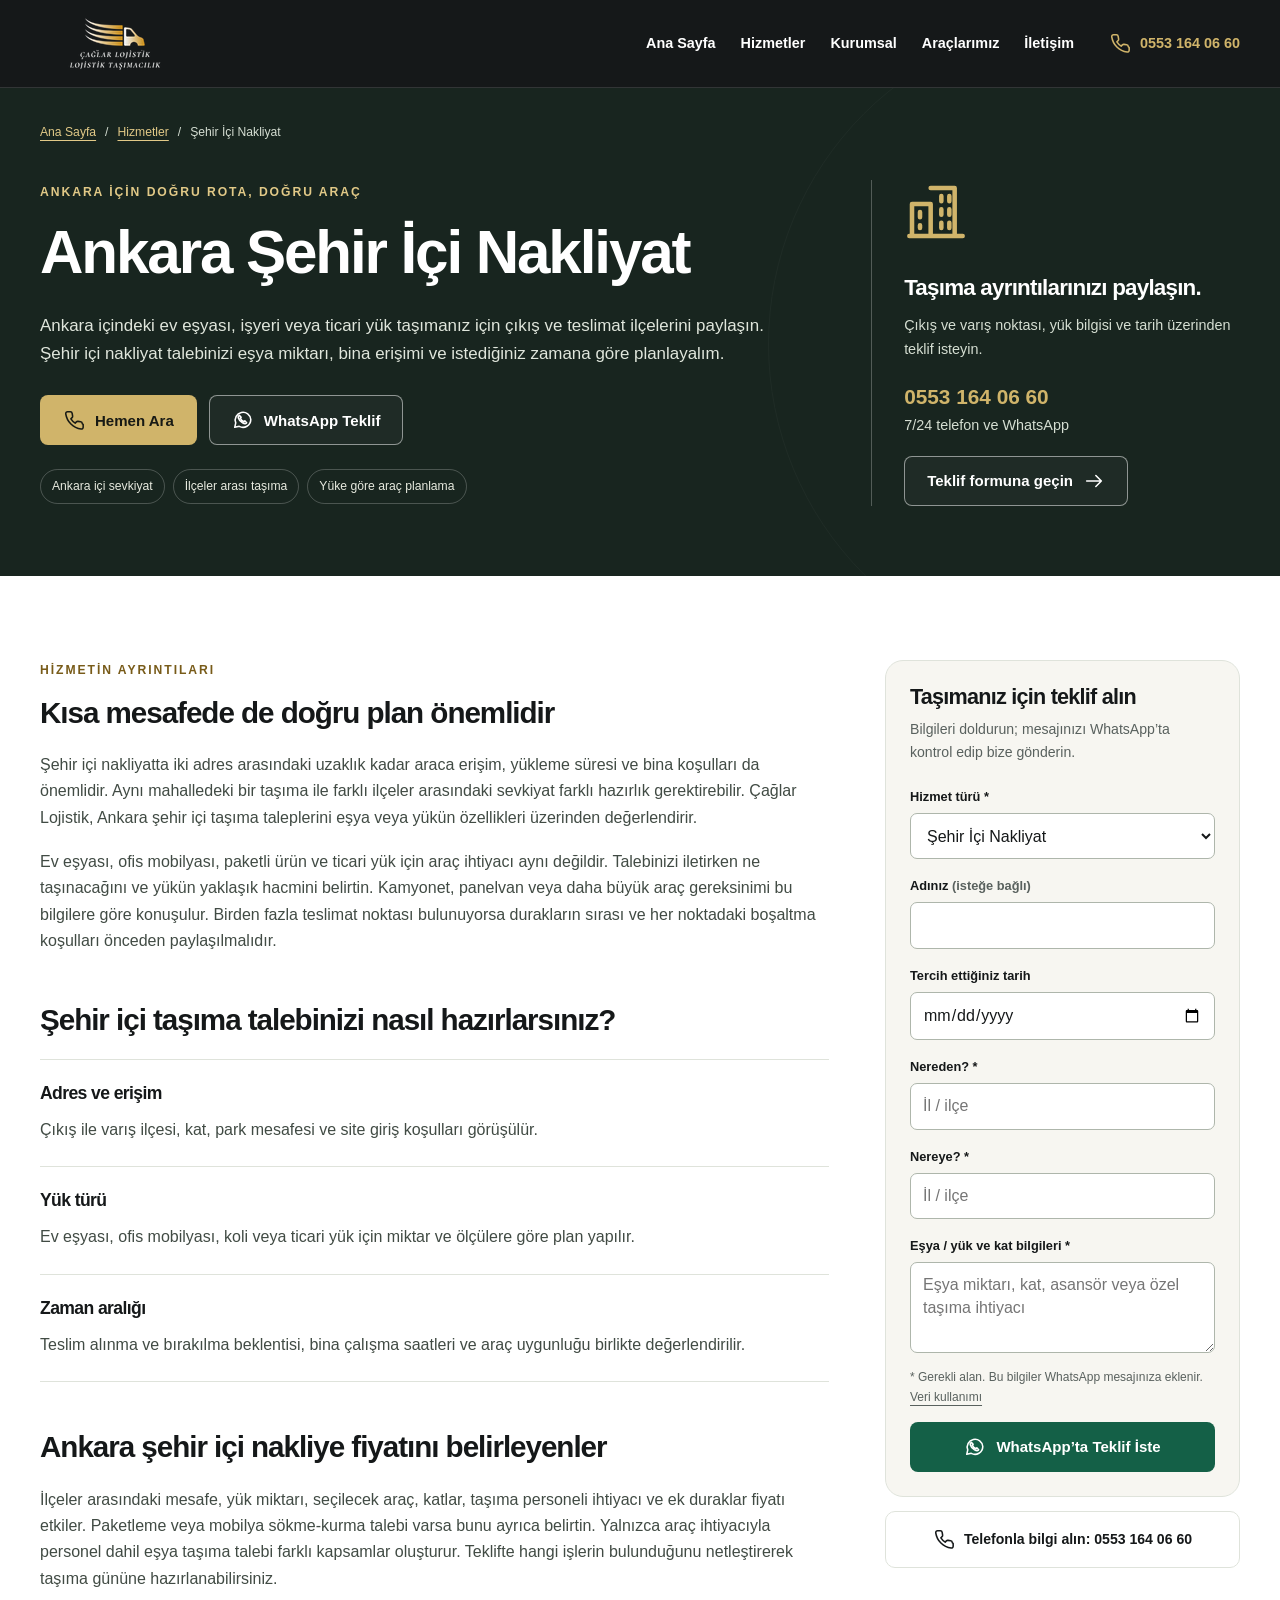
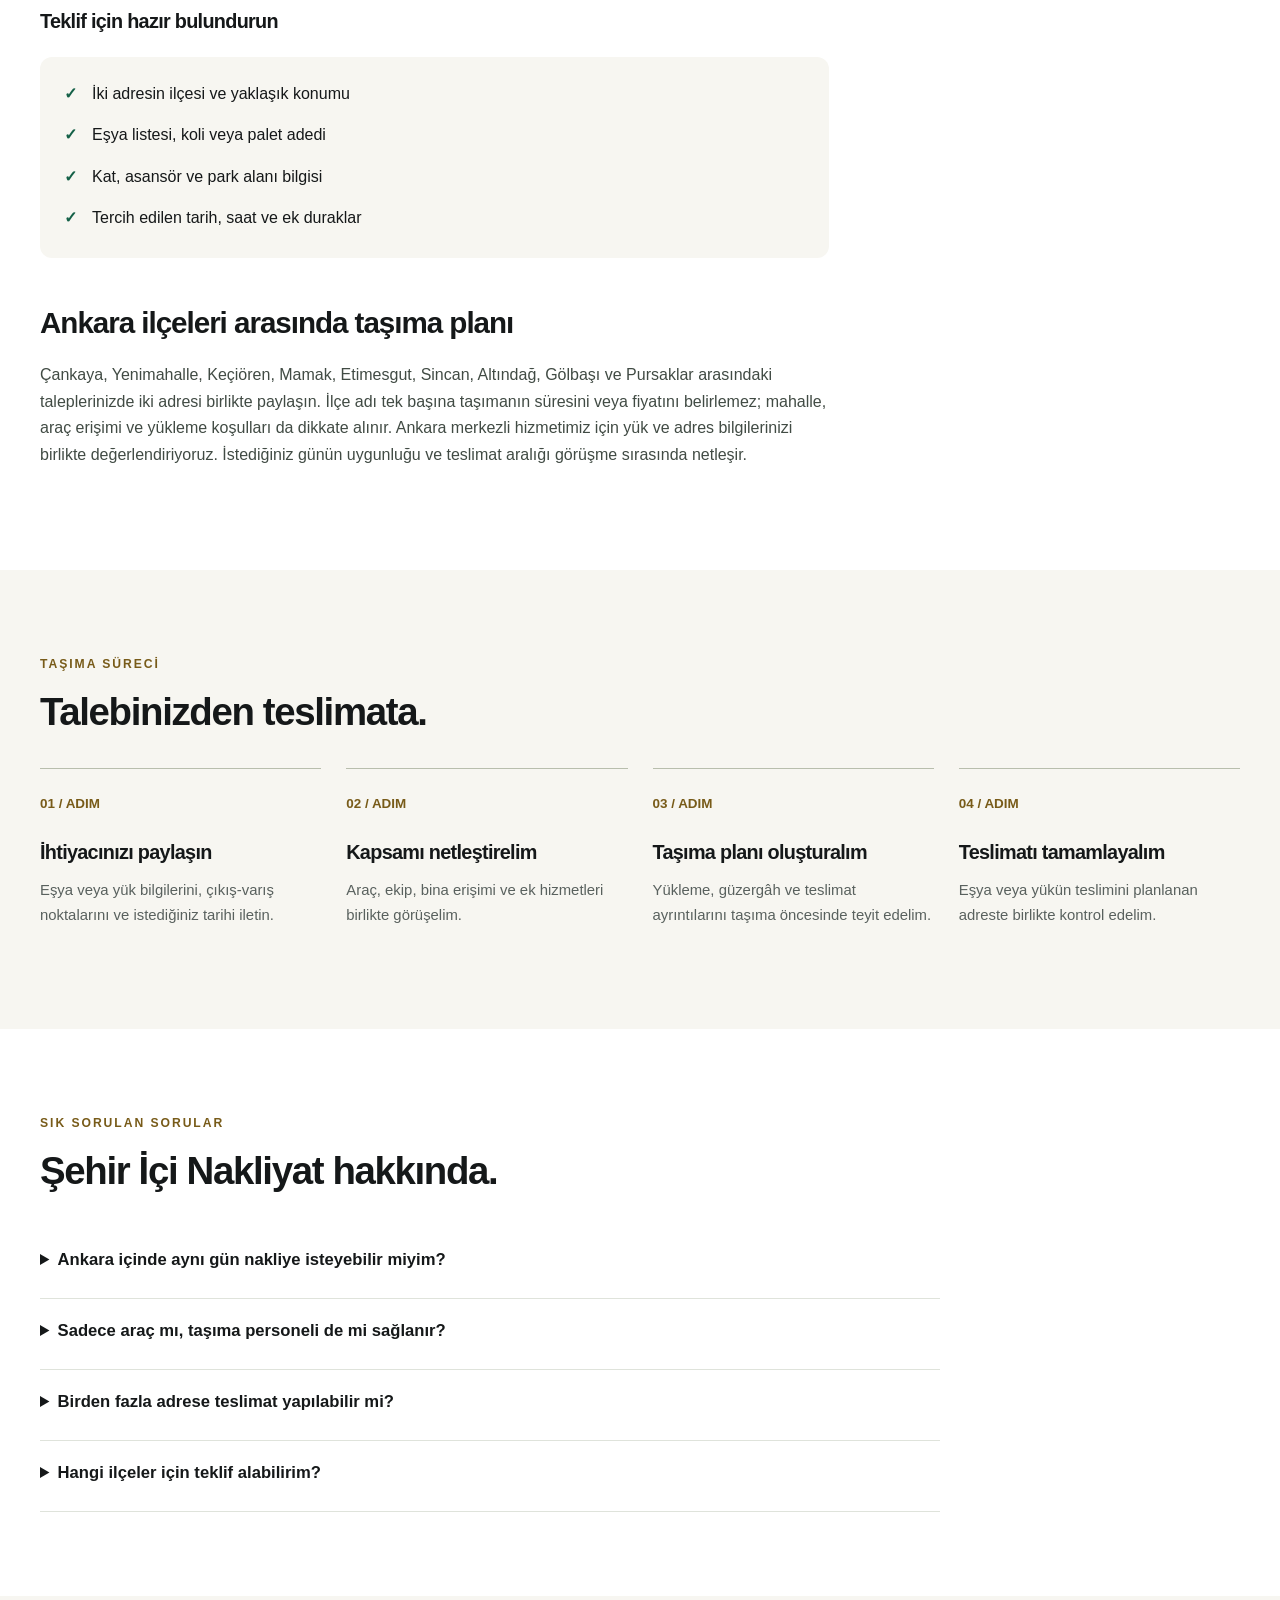
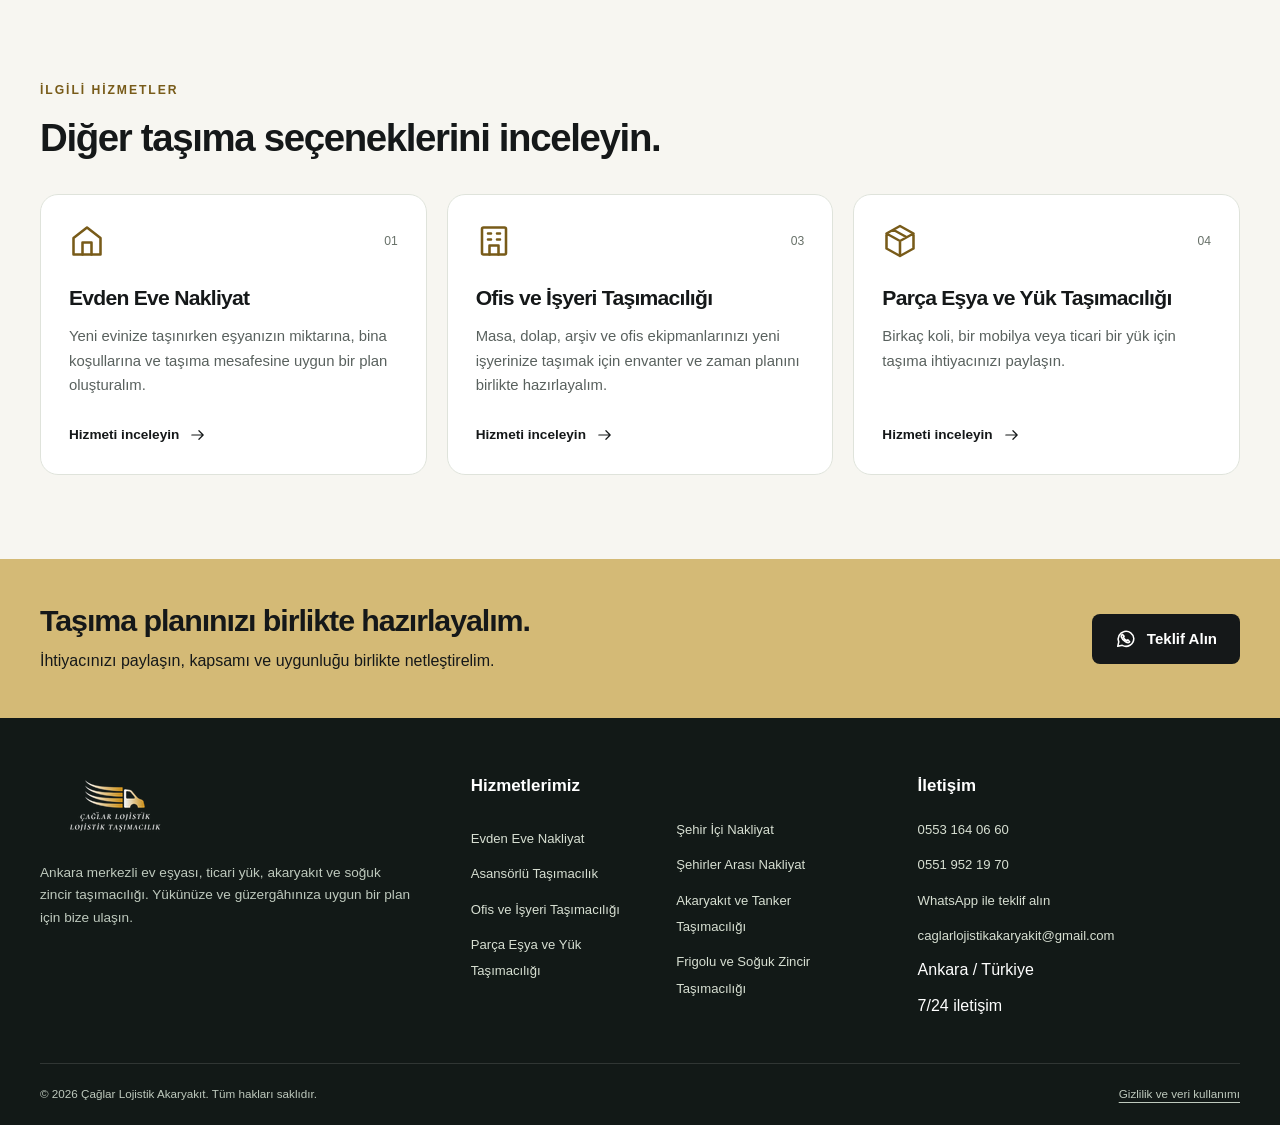
<file: ankara-sehir-ici-nakliyat.html>
<!doctype html><html lang="tr"><head>
<meta charset="utf-8"><meta name="viewport" content="width=device-width, initial-scale=1">
<title>Ankara Şehir İçi Nakliyat ve Nakliye | Çağlar Lojistik</title><meta name="description" content="Ankara şehir içi nakliyat için ev eşyası, ofis ve ticari yük taşıma planı. İlçe, eşya miktarı ve tarihe göre Çağlar Lojistik’ten nakliye teklifi alın.">
<meta name="robots" content="index, follow, max-image-preview:large"><meta name="theme-color" content="#18251f">
<link rel="canonical" href="https://caglarlojistikankara.com/ankara-sehir-ici-nakliyat.html"><link rel="icon" href="logo.png" type="image/png">
<meta property="og:type" content="website"><meta property="og:locale" content="tr_TR"><meta property="og:site_name" content="Çağlar Lojistik Akaryakıt">
<meta property="og:title" content="Ankara Şehir İçi Nakliyat ve Nakliye | Çağlar Lojistik"><meta property="og:description" content="Ankara şehir içi nakliyat için ev eşyası, ofis ve ticari yük taşıma planı. İlçe, eşya miktarı ve tarihe göre Çağlar Lojistik’ten nakliye teklifi alın.">
<meta property="og:url" content="https://caglarlojistikankara.com/ankara-sehir-ici-nakliyat.html"><meta property="og:image" content="https://caglarlojistikankara.com/paylasim.jpg"><meta property="og:image:width" content="1200"><meta property="og:image:height" content="630"><meta property="og:image:alt" content="Çağlar Lojistik Akaryakıt Ankara taşımacılık hizmetleri">
<meta name="twitter:card" content="summary_large_image"><meta name="twitter:title" content="Ankara Şehir İçi Nakliyat ve Nakliye | Çağlar Lojistik"><meta name="twitter:description" content="Ankara şehir içi nakliyat için ev eşyası, ofis ve ticari yük taşıma planı. İlçe, eşya miktarı ve tarihe göre Çağlar Lojistik’ten nakliye teklifi alın."><meta name="twitter:image" content="https://caglarlojistikankara.com/paylasim.jpg">
<link rel="stylesheet" href="assets/site.v1.css">
<script defer src="assets/tracking-config.js"></script><script defer src="assets/site.v1.js"></script>
<script type="application/ld+json">{"@context":"https://schema.org","@graph":[{"@type":"Organization","@id":"https://caglarlojistikankara.com/#organization","name":"Çağlar Lojistik Akaryakıt","url":"https://caglarlojistikankara.com/","logo":{"@type":"ImageObject","url":"https://caglarlojistikankara.com/logo.png","width":150,"height":60},"telephone":"+905531640660","email":"caglarlojistikakaryakit@gmail.com","contactPoint":[{"@type":"ContactPoint","telephone":"+905531640660","contactType":"customer service","availableLanguage":"Turkish"},{"@type":"ContactPoint","telephone":"+905519521970","contactType":"customer service","availableLanguage":"Turkish"}],"areaServed":[{"@type":"City","name":"Ankara"},{"@type":"Country","name":"Türkiye"}]},{"@type":"WebSite","@id":"https://caglarlojistikankara.com/#website","url":"https://caglarlojistikankara.com/","name":"Çağlar Lojistik Akaryakıt","inLanguage":"tr-TR","publisher":{"@id":"https://caglarlojistikankara.com/#organization"}},{"@type":"WebPage","@id":"https://caglarlojistikankara.com/ankara-sehir-ici-nakliyat.html#webpage","url":"https://caglarlojistikankara.com/ankara-sehir-ici-nakliyat.html","name":"Ankara Şehir İçi Nakliyat","description":"Ankara şehir içi nakliyat için ev eşyası, ofis ve ticari yük taşıma planı. İlçe, eşya miktarı ve tarihe göre Çağlar Lojistik’ten nakliye teklifi alın.","isPartOf":{"@id":"https://caglarlojistikankara.com/#website"},"inLanguage":"tr-TR"},{"@type":"Service","@id":"https://caglarlojistikankara.com/ankara-sehir-ici-nakliyat.html#service","name":"Ankara Şehir İçi Nakliyat","serviceType":"Şehir İçi Nakliyat","description":"Ankara şehir içi nakliyat için ev eşyası, ofis ve ticari yük taşıma planı. İlçe, eşya miktarı ve tarihe göre Çağlar Lojistik’ten nakliye teklifi alın.","url":"https://caglarlojistikankara.com/ankara-sehir-ici-nakliyat.html","provider":{"@id":"https://caglarlojistikankara.com/#organization"},"areaServed":{"@type":"City","name":"Ankara"}},{"@type":"BreadcrumbList","itemListElement":[{"@type":"ListItem","position":1,"name":"Ana Sayfa","item":"https://caglarlojistikankara.com/"},{"@type":"ListItem","position":2,"name":"Şehir İçi Nakliyat","item":"https://caglarlojistikankara.com/ankara-sehir-ici-nakliyat.html"}]},{"@type":"FAQPage","mainEntity":[{"@type":"Question","name":"Ankara içinde aynı gün nakliye isteyebilir miyim?","acceptedAnswer":{"@type":"Answer","text":"Aynı gün talebinizi iletebilirsiniz. Uygun araç, ekip, güzergâh ve yükleme koşulları değerlendirilmeden kesin saat sözü verilmez."}},{"@type":"Question","name":"Sadece araç mı, taşıma personeli de mi sağlanır?","acceptedAnswer":{"@type":"Answer","text":"İhtiyacınızı belirtmeniz gerekir. Yalnızca araç veya personel dahil taşıma talebi farklı kapsamda değerlendirilir; teklif alırken dahil olan işleri teyit edin."}},{"@type":"Question","name":"Birden fazla adrese teslimat yapılabilir mi?","acceptedAnswer":{"@type":"Answer","text":"Teslimat noktalarını, her noktaya bırakılacak yükü ve zaman beklentinizi paylaşabilirsiniz. Durak sayısı ve rota üzerinden taşıma planı hazırlanır."}},{"@type":"Question","name":"Hangi ilçeler için teklif alabilirim?","acceptedAnswer":{"@type":"Answer","text":"Ankara içindeki çıkış ve varış ilçelerini bildirerek teklif isteyebilirsiniz. Adres, araç erişimi, tarih ve yük özellikleri birlikte değerlendirilir."}}]}]}</script>
</head><body data-service="Şehir İçi Nakliyat">
<a class="skip-link" href="#icerik">İçeriğe geç</a><header class="site-header"><div class="container header-inner">
<a class="brand" href="./" aria-label="Çağlar Lojistik ana sayfa"><img src="logo.png" width="150" height="60" alt="Çağlar Lojistik Akaryakıt"></a>
<nav class="main-nav" id="main-menu" aria-label="Ana menü"><a href="./">Ana Sayfa</a><a href="./#hizmetler">Hizmetler</a><a href="./#kurumsal">Kurumsal</a><a href="./#filo">Araçlarımız</a><a href="./#iletisim">İletişim</a></nav>
<a class="header-phone" data-location="header" href="tel:+905531640660"><svg class="icon" viewBox="0 0 24 24" aria-hidden="true"><path d="M22 16.9v3a2 2 0 0 1-2.2 2A19.8 19.8 0 0 1 3 5.2 2 2 0 0 1 5 3h3a2 2 0 0 1 2 1.7l.5 3a2 2 0 0 1-.6 1.7L8.6 10.7a16 16 0 0 0 4.7 4.7l1.3-1.3a2 2 0 0 1 1.7-.6l3 .5a2 2 0 0 1 1.7 1.9Z"/></svg>0553 164 06 60</a>
<button class="menu-toggle" type="button" aria-label="Menüyü aç veya kapat" aria-controls="main-menu" aria-expanded="false"><svg class="icon" viewBox="0 0 24 24" aria-hidden="true"><path d="M4 6h16M4 12h16M4 18h16"/></svg></button>
</div></header><main id="icerik"><section class="service-hero"><div class="container"><nav class="breadcrumb" aria-label="İçerik yolu"><a href="./">Ana Sayfa</a><span aria-hidden="true">/</span><a href="./#hizmetler">Hizmetler</a><span aria-hidden="true">/</span><span aria-current="page">Şehir İçi Nakliyat</span></nav><div class="service-hero-grid"><div><span class="eyebrow">ANKARA İÇİN DOĞRU ROTA, DOĞRU ARAÇ</span><h1>Ankara Şehir İçi Nakliyat</h1><p class="intro">Ankara içindeki ev eşyası, işyeri veya ticari yük taşımanız için çıkış ve teslimat ilçelerini paylaşın. Şehir içi nakliyat talebinizi eşya miktarı, bina erişimi ve istediğiniz zamana göre planlayalım.</p><div class="actions"><a class="btn btn-gold" data-location="hero" href="tel:+905531640660"><svg class="icon" viewBox="0 0 24 24" aria-hidden="true"><path d="M22 16.9v3a2 2 0 0 1-2.2 2A19.8 19.8 0 0 1 3 5.2 2 2 0 0 1 5 3h3a2 2 0 0 1 2 1.7l.5 3a2 2 0 0 1-.6 1.7L8.6 10.7a16 16 0 0 0 4.7 4.7l1.3-1.3a2 2 0 0 1 1.7-.6l3 .5a2 2 0 0 1 1.7 1.9Z"/></svg>Hemen Ara</a><a class="btn btn-outline" data-location="hero" href="https://wa.me/905531640660?text=Merhaba%20%C3%87a%C4%9Flar%20Lojistik%2C%20%C5%9Eehir%20%C4%B0%C3%A7i%20Nakliyat%20i%C3%A7in%20teklif%20almak%20istiyorum." target="_blank" rel="noopener"><svg class="icon" viewBox="0 0 24 24" aria-hidden="true"><path d="M20.5 11.5a8.5 8.5 0 0 1-12.6 7.4L3 20l1.1-4.9A8.5 8.5 0 1 1 20.5 11.5Z"/><path d="m8 7 2 2-1 1a8 8 0 0 0 4 4l1-1 2 2c-1 3-8-1-9-5-.5-1.5 0-2.5 1-3Z"/></svg>WhatsApp Teklif</a></div><div class="pills"><span>Ankara içi sevkiyat</span><span>İlçeler arası taşıma</span><span>Yüke göre araç planlama</span></div></div><aside class="service-summary"><div class="large-icon"><svg class="icon" viewBox="0 0 24 24" aria-hidden="true"><path d="M2 21h20M3 21V9h7v12m0-18h9v18M6 12v2m0 3v1m8-12v2m3-2v2m-3 3v2m3-2v2m-3 3v2m3-2v2"/></svg></div><h2>Taşıma ayrıntılarınızı paylaşın.</h2><p>Çıkış ve varış noktası, yük bilgisi ve tarih üzerinden teklif isteyin.</p><a class="summary-phone" data-location="hero_summary" href="tel:+905531640660">0553 164 06 60</a><p>7/24 telefon ve WhatsApp</p><a href="#teklif-formu" class="btn btn-outline">Teklif formuna geçin <svg class="icon" viewBox="0 0 24 24" aria-hidden="true"><path d="M4 12h16m-6-6 6 6-6 6"/></svg></a></aside></div></div></section>
<section class="section"><div class="container article-layout"><article class="article-content"><section><span class="eyebrow">HİZMETİN AYRINTILARI</span><h2>Kısa mesafede de doğru plan önemlidir</h2><p>Şehir içi nakliyatta iki adres arasındaki uzaklık kadar araca erişim, yükleme süresi ve bina koşulları da önemlidir. Aynı mahalledeki bir taşıma ile farklı ilçeler arasındaki sevkiyat farklı hazırlık gerektirebilir. Çağlar Lojistik, Ankara şehir içi taşıma taleplerini eşya veya yükün özellikleri üzerinden değerlendirir.</p><p>Ev eşyası, ofis mobilyası, paketli ürün ve ticari yük için araç ihtiyacı aynı değildir. Talebinizi iletirken ne taşınacağını ve yükün yaklaşık hacmini belirtin. Kamyonet, panelvan veya daha büyük araç gereksinimi bu bilgilere göre konuşulur. Birden fazla teslimat noktası bulunuyorsa durakların sırası ve her noktadaki boşaltma koşulları önceden paylaşılmalıdır.</p></section><section><h2>Şehir içi taşıma talebinizi nasıl hazırlarsınız?</h2><div class="scope-item"><h3>Adres ve erişim</h3><p>Çıkış ile varış ilçesi, kat, park mesafesi ve site giriş koşulları görüşülür.</p></div><div class="scope-item"><h3>Yük türü</h3><p>Ev eşyası, ofis mobilyası, koli veya ticari yük için miktar ve ölçülere göre plan yapılır.</p></div><div class="scope-item"><h3>Zaman aralığı</h3><p>Teslim alınma ve bırakılma beklentisi, bina çalışma saatleri ve araç uygunluğu birlikte değerlendirilir.</p></div></section><section><h2>Ankara şehir içi nakliye fiyatını belirleyenler</h2><p>İlçeler arasındaki mesafe, yük miktarı, seçilecek araç, katlar, taşıma personeli ihtiyacı ve ek duraklar fiyatı etkiler. Paketleme veya mobilya sökme-kurma talebi varsa bunu ayrıca belirtin. Yalnızca araç ihtiyacıyla personel dahil eşya taşıma talebi farklı kapsamlar oluşturur. Teklifte hangi işlerin bulunduğunu netleştirerek taşıma gününe hazırlanabilirsiniz.</p><h3>Teklif için hazır bulundurun</h3><ul class="check-list"><li>İki adresin ilçesi ve yaklaşık konumu</li><li>Eşya listesi, koli veya palet adedi</li><li>Kat, asansör ve park alanı bilgisi</li><li>Tercih edilen tarih, saat ve ek duraklar</li></ul></section><section><h2>Ankara ilçeleri arasında taşıma planı</h2><p>Çankaya, Yenimahalle, Keçiören, Mamak, Etimesgut, Sincan, Altındağ, Gölbaşı ve Pursaklar arasındaki taleplerinizde iki adresi birlikte paylaşın. İlçe adı tek başına taşımanın süresini veya fiyatını belirlemez; mahalle, araç erişimi ve yükleme koşulları da dikkate alınır. Ankara merkezli hizmetimiz için yük ve adres bilgilerinizi birlikte değerlendiriyoruz. İstediğiniz günün uygunluğu ve teslimat aralığı görüşme sırasında netleşir.</p></section></article><aside class="article-aside" aria-label="Şehir İçi Nakliyat teklif formu"><form class="quote-form" id="teklif-formu" action="https://wa.me/905531640660" method="get"><h3>Taşımanız için teklif alın</h3><p class="form-intro">Bilgileri doldurun; mesajınızı WhatsApp’ta kontrol edip bize gönderin.</p><div class="form-grid">
<div class="field full"><label for="service-service">Hizmet türü *</label><select id="service-service" name="service" required><option>Evden Eve Nakliyat</option><option>Asansörlü Taşımacılık</option><option>Ofis ve İşyeri Taşımacılığı</option><option>Parça Eşya ve Yük Taşımacılığı</option><option selected>Şehir İçi Nakliyat</option><option>Şehirler Arası Nakliyat</option><option>Akaryakıt ve Tanker Taşımacılığı</option><option>Frigolu ve Soğuk Zincir Taşımacılığı</option><option>Diğer lojistik talebi</option></select></div>
<div class="field"><label for="name-service">Adınız <span class="muted">(isteğe bağlı)</span></label><input id="name-service" name="name" autocomplete="name" maxlength="80"></div>
<div class="field"><label for="date-service">Tercih ettiğiniz tarih</label><input id="date-service" type="date" name="date"></div>
<div class="field"><label for="pickup-service">Nereden? *</label><input id="pickup-service" name="pickup" required maxlength="160" placeholder="İl / ilçe"></div>
<div class="field"><label for="destination-service">Nereye? *</label><input id="destination-service" name="destination" required maxlength="160" placeholder="İl / ilçe"></div>
<div class="field full"><label for="details-service">Eşya / yük ve kat bilgileri *</label><textarea id="details-service" name="details" rows="3" required maxlength="1200" placeholder="Eşya miktarı, kat, asansör veya özel taşıma ihtiyacı"></textarea></div></div>
<p class="form-note">* Gerekli alan. Bu bilgiler WhatsApp mesajınıza eklenir. <a href="gizlilik.html">Veri kullanımı</a></p><button class="btn btn-green" type="submit"><svg class="icon" viewBox="0 0 24 24" aria-hidden="true"><path d="M20.5 11.5a8.5 8.5 0 0 1-12.6 7.4L3 20l1.1-4.9A8.5 8.5 0 1 1 20.5 11.5Z"/><path d="m8 7 2 2-1 1a8 8 0 0 0 4 4l1-1 2 2c-1 3-8-1-9-5-.5-1.5 0-2.5 1-3Z"/></svg>WhatsApp’ta Teklif İste</button></form><a class="aside-call" data-location="form_aside" href="tel:+905531640660"><svg class="icon" viewBox="0 0 24 24" aria-hidden="true"><path d="M22 16.9v3a2 2 0 0 1-2.2 2A19.8 19.8 0 0 1 3 5.2 2 2 0 0 1 5 3h3a2 2 0 0 1 2 1.7l.5 3a2 2 0 0 1-.6 1.7L8.6 10.7a16 16 0 0 0 4.7 4.7l1.3-1.3a2 2 0 0 1 1.7-.6l3 .5a2 2 0 0 1 1.7 1.9Z"/></svg>Telefonla bilgi alın: 0553 164 06 60</a></aside></div></section>
<section class="section soft"><div class="container"><div class="section-heading"><span class="eyebrow">TAŞIMA SÜRECİ</span><h2>Talebinizden teslimata.</h2></div><div class="process-grid"><article class="process-card"><span class="step-no">01 / ADIM</span><h3>İhtiyacınızı paylaşın</h3><p>Eşya veya yük bilgilerini, çıkış-varış noktalarını ve istediğiniz tarihi iletin.</p></article><article class="process-card"><span class="step-no">02 / ADIM</span><h3>Kapsamı netleştirelim</h3><p>Araç, ekip, bina erişimi ve ek hizmetleri birlikte görüşelim.</p></article><article class="process-card"><span class="step-no">03 / ADIM</span><h3>Taşıma planı oluşturalım</h3><p>Yükleme, güzergâh ve teslimat ayrıntılarını taşıma öncesinde teyit edelim.</p></article><article class="process-card"><span class="step-no">04 / ADIM</span><h3>Teslimatı tamamlayalım</h3><p>Eşya veya yükün teslimini planlanan adreste birlikte kontrol edelim.</p></article></div></div></section>
<section class="section" id="sss"><div class="container"><div class="section-heading"><span class="eyebrow">SIK SORULAN SORULAR</span><h2>Şehir İçi Nakliyat hakkında.</h2></div><div class="faq-list"><details><summary>Ankara içinde aynı gün nakliye isteyebilir miyim?</summary><p>Aynı gün talebinizi iletebilirsiniz. Uygun araç, ekip, güzergâh ve yükleme koşulları değerlendirilmeden kesin saat sözü verilmez.</p></details><details><summary>Sadece araç mı, taşıma personeli de mi sağlanır?</summary><p>İhtiyacınızı belirtmeniz gerekir. Yalnızca araç veya personel dahil taşıma talebi farklı kapsamda değerlendirilir; teklif alırken dahil olan işleri teyit edin.</p></details><details><summary>Birden fazla adrese teslimat yapılabilir mi?</summary><p>Teslimat noktalarını, her noktaya bırakılacak yükü ve zaman beklentinizi paylaşabilirsiniz. Durak sayısı ve rota üzerinden taşıma planı hazırlanır.</p></details><details><summary>Hangi ilçeler için teklif alabilirim?</summary><p>Ankara içindeki çıkış ve varış ilçelerini bildirerek teklif isteyebilirsiniz. Adres, araç erişimi, tarih ve yük özellikleri birlikte değerlendirilir.</p></details></div></div></section>
<section class="section soft" id="ilgili-hizmetler"><div class="container"><div class="section-heading"><span class="eyebrow">İLGİLİ HİZMETLER</span><h2>Diğer taşıma seçeneklerini inceleyin.</h2></div><div class="service-grid"><article class="service-card"><div class="card-top"><svg class="icon icon-lg" viewBox="0 0 24 24" aria-hidden="true"><path d="m3 10 9-7 9 7v11H3V10Z"/><path d="M9 21v-8h6v8"/></svg><span class="card-num">01</span></div><h3><a href="ankara-evden-eve-nakliyat.html">Evden Eve Nakliyat</a></h3><p>Yeni evinize taşınırken eşyanızın miktarına, bina koşullarına ve taşıma mesafesine uygun bir plan oluşturalım.</p><a class="card-link" href="ankara-evden-eve-nakliyat.html" aria-label="Evden Eve Nakliyat hizmet ayrıntıları">Hizmeti inceleyin <svg class="icon" viewBox="0 0 24 24" aria-hidden="true"><path d="M4 12h16m-6-6 6 6-6 6"/></svg></a></article><article class="service-card"><div class="card-top"><svg class="icon icon-lg" viewBox="0 0 24 24" aria-hidden="true"><rect x="4" y="3" width="16" height="18" rx="1"/><path d="M8 7h2m4 0h2M8 11h2m4 0h2M9 21v-6h6v6"/></svg><span class="card-num">03</span></div><h3><a href="ankara-ofis-tasimaciligi.html">Ofis ve İşyeri Taşımacılığı</a></h3><p>Masa, dolap, arşiv ve ofis ekipmanlarınızı yeni işyerinize taşımak için envanter ve zaman planını birlikte hazırlayalım.</p><a class="card-link" href="ankara-ofis-tasimaciligi.html" aria-label="Ofis ve İşyeri Taşımacılığı hizmet ayrıntıları">Hizmeti inceleyin <svg class="icon" viewBox="0 0 24 24" aria-hidden="true"><path d="M4 12h16m-6-6 6 6-6 6"/></svg></a></article><article class="service-card"><div class="card-top"><svg class="icon icon-lg" viewBox="0 0 24 24" aria-hidden="true"><path d="m12 2 9 5v10l-9 5-9-5V7l9-5Zm0 10v10M3 7l9 5 9-5M7.5 4.5l9 5"/></svg><span class="card-num">04</span></div><h3><a href="ankara-parca-esya-tasimaciligi.html">Parça Eşya ve Yük Taşımacılığı</a></h3><p>Birkaç koli, bir mobilya veya ticari bir yük için taşıma ihtiyacınızı paylaşın.</p><a class="card-link" href="ankara-parca-esya-tasimaciligi.html" aria-label="Parça Eşya ve Yük Taşımacılığı hizmet ayrıntıları">Hizmeti inceleyin <svg class="icon" viewBox="0 0 24 24" aria-hidden="true"><path d="M4 12h16m-6-6 6 6-6 6"/></svg></a></article></div></div></section><section class="cta-band"><div class="container cta-inner"><div><h2>Taşıma planınızı birlikte hazırlayalım.</h2><p>İhtiyacınızı paylaşın, kapsamı ve uygunluğu birlikte netleştirelim.</p></div><a class="btn btn-dark" data-location="cta_band" href="https://wa.me/905531640660?text=Merhaba%20%C3%87a%C4%9Flar%20Lojistik%2C%20%C5%9Eehir%20%C4%B0%C3%A7i%20Nakliyat%20i%C3%A7in%20teklif%20almak%20istiyorum." target="_blank" rel="noopener"><svg class="icon" viewBox="0 0 24 24" aria-hidden="true"><path d="M20.5 11.5a8.5 8.5 0 0 1-12.6 7.4L3 20l1.1-4.9A8.5 8.5 0 1 1 20.5 11.5Z"/><path d="m8 7 2 2-1 1a8 8 0 0 0 4 4l1-1 2 2c-1 3-8-1-9-5-.5-1.5 0-2.5 1-3Z"/></svg>Teklif Alın</a></div></section></main><footer class="site-footer"><div class="container"><div class="footer-grid">
<div><a href="./"><img src="logo.png" width="150" height="60" loading="lazy" alt="Çağlar Lojistik Akaryakıt ana sayfa"></a><p>Ankara merkezli ev eşyası, ticari yük, akaryakıt ve soğuk zincir taşımacılığı. Yükünüze ve güzergâhınıza uygun bir plan için bize ulaşın.</p></div>
<div><h2>Hizmetlerimiz</h2><ul class="footer-service-list"><li><a href="ankara-evden-eve-nakliyat.html">Evden Eve Nakliyat</a></li><li><a href="ankara-asansorlu-tasimacilik.html">Asansörlü Taşımacılık</a></li><li><a href="ankara-ofis-tasimaciligi.html">Ofis ve İşyeri Taşımacılığı</a></li><li><a href="ankara-parca-esya-tasimaciligi.html">Parça Eşya ve Yük Taşımacılığı</a></li><li><a href="ankara-sehir-ici-nakliyat.html">Şehir İçi Nakliyat</a></li><li><a href="ankara-sehirler-arasi-nakliyat.html">Şehirler Arası Nakliyat</a></li><li><a href="ankara-akaryakit-tanker-tasimaciligi.html">Akaryakıt ve Tanker Taşımacılığı</a></li><li><a href="ankara-frigolu-tasimacilik.html">Frigolu ve Soğuk Zincir Taşımacılığı</a></li></ul></div>
<div class="footer-contact"><h2>İletişim</h2><ul><li><a data-location="footer" href="tel:+905531640660">0553 164 06 60</a></li><li><a data-location="footer" href="tel:+905519521970">0551 952 19 70</a></li><li><a data-location="footer" href="https://wa.me/905531640660?text=Merhaba%20%C3%87a%C4%9Flar%20Lojistik%2C%20%C5%9Eehir%20%C4%B0%C3%A7i%20Nakliyat%20i%C3%A7in%20teklif%20almak%20istiyorum." target="_blank" rel="noopener">WhatsApp ile teklif alın</a></li><li><a href="mailto:caglarlojistikakaryakit@gmail.com">caglarlojistikakaryakit@gmail.com</a></li><li>Ankara / Türkiye</li><li>7/24 iletişim</li></ul></div>
</div><div class="footer-bottom"><span>© 2026 Çağlar Lojistik Akaryakıt. Tüm hakları saklıdır.</span><div><a href="gizlilik.html">Gizlilik ve veri kullanımı</a><button type="button" data-consent-settings hidden>Ölçüm tercihleri</button></div></div></div></footer>
<nav class="mobile-contact" aria-label="Hızlı iletişim"><a class="btn btn-dark" href="tel:+905531640660" data-location="mobile_bar"><svg class="icon" viewBox="0 0 24 24" aria-hidden="true"><path d="M22 16.9v3a2 2 0 0 1-2.2 2A19.8 19.8 0 0 1 3 5.2 2 2 0 0 1 5 3h3a2 2 0 0 1 2 1.7l.5 3a2 2 0 0 1-.6 1.7L8.6 10.7a16 16 0 0 0 4.7 4.7l1.3-1.3a2 2 0 0 1 1.7-.6l3 .5a2 2 0 0 1 1.7 1.9Z"/></svg>Hemen Ara</a><a class="btn btn-green" href="https://wa.me/905531640660?text=Merhaba%20%C3%87a%C4%9Flar%20Lojistik%2C%20%C5%9Eehir%20%C4%B0%C3%A7i%20Nakliyat%20i%C3%A7in%20teklif%20almak%20istiyorum." target="_blank" rel="noopener" data-location="mobile_bar"><svg class="icon" viewBox="0 0 24 24" aria-hidden="true"><path d="M20.5 11.5a8.5 8.5 0 0 1-12.6 7.4L3 20l1.1-4.9A8.5 8.5 0 1 1 20.5 11.5Z"/><path d="m8 7 2 2-1 1a8 8 0 0 0 4 4l1-1 2 2c-1 3-8-1-9-5-.5-1.5 0-2.5 1-3Z"/></svg>WhatsApp Teklif</a></nav>
<section class="consent-panel" id="consent-panel" role="dialog" aria-labelledby="consent-title" aria-describedby="consent-description" hidden><h2 id="consent-title">Ölçüm tercihiniz</h2><p id="consent-description">Ziyaret ve iletişim butonu kullanımını Google Analytics ve Google Ads ile ölçmemize izin verir misiniz? Teklif formundaki bilgileriniz ölçüm araçlarına gönderilmez. İzin vermeden de hizmetlerimizi inceleyebilir ve bize ulaşabilirsiniz. <a href="gizlilik.html">Veri kullanımı</a></p><div class="actions"><button class="btn btn-dark" type="button" data-consent="granted">Ölçüme izin ver</button><button class="btn btn-light" type="button" data-consent="denied">Yalnızca gerekli</button></div></section>
<noscript><p class="noscript-note">Teklif formunu kullanmak için JavaScript’i açın. Bize <a href="tel:+905531640660">telefon</a> veya <a href="https://wa.me/905531640660?text=Merhaba%20%C3%87a%C4%9Flar%20Lojistik%2C%20%C5%9Eehir%20%C4%B0%C3%A7i%20Nakliyat%20i%C3%A7in%20teklif%20almak%20istiyorum.">WhatsApp</a> ile doğrudan ulaşabilirsiniz.</p></noscript>
</body></html>
</file>
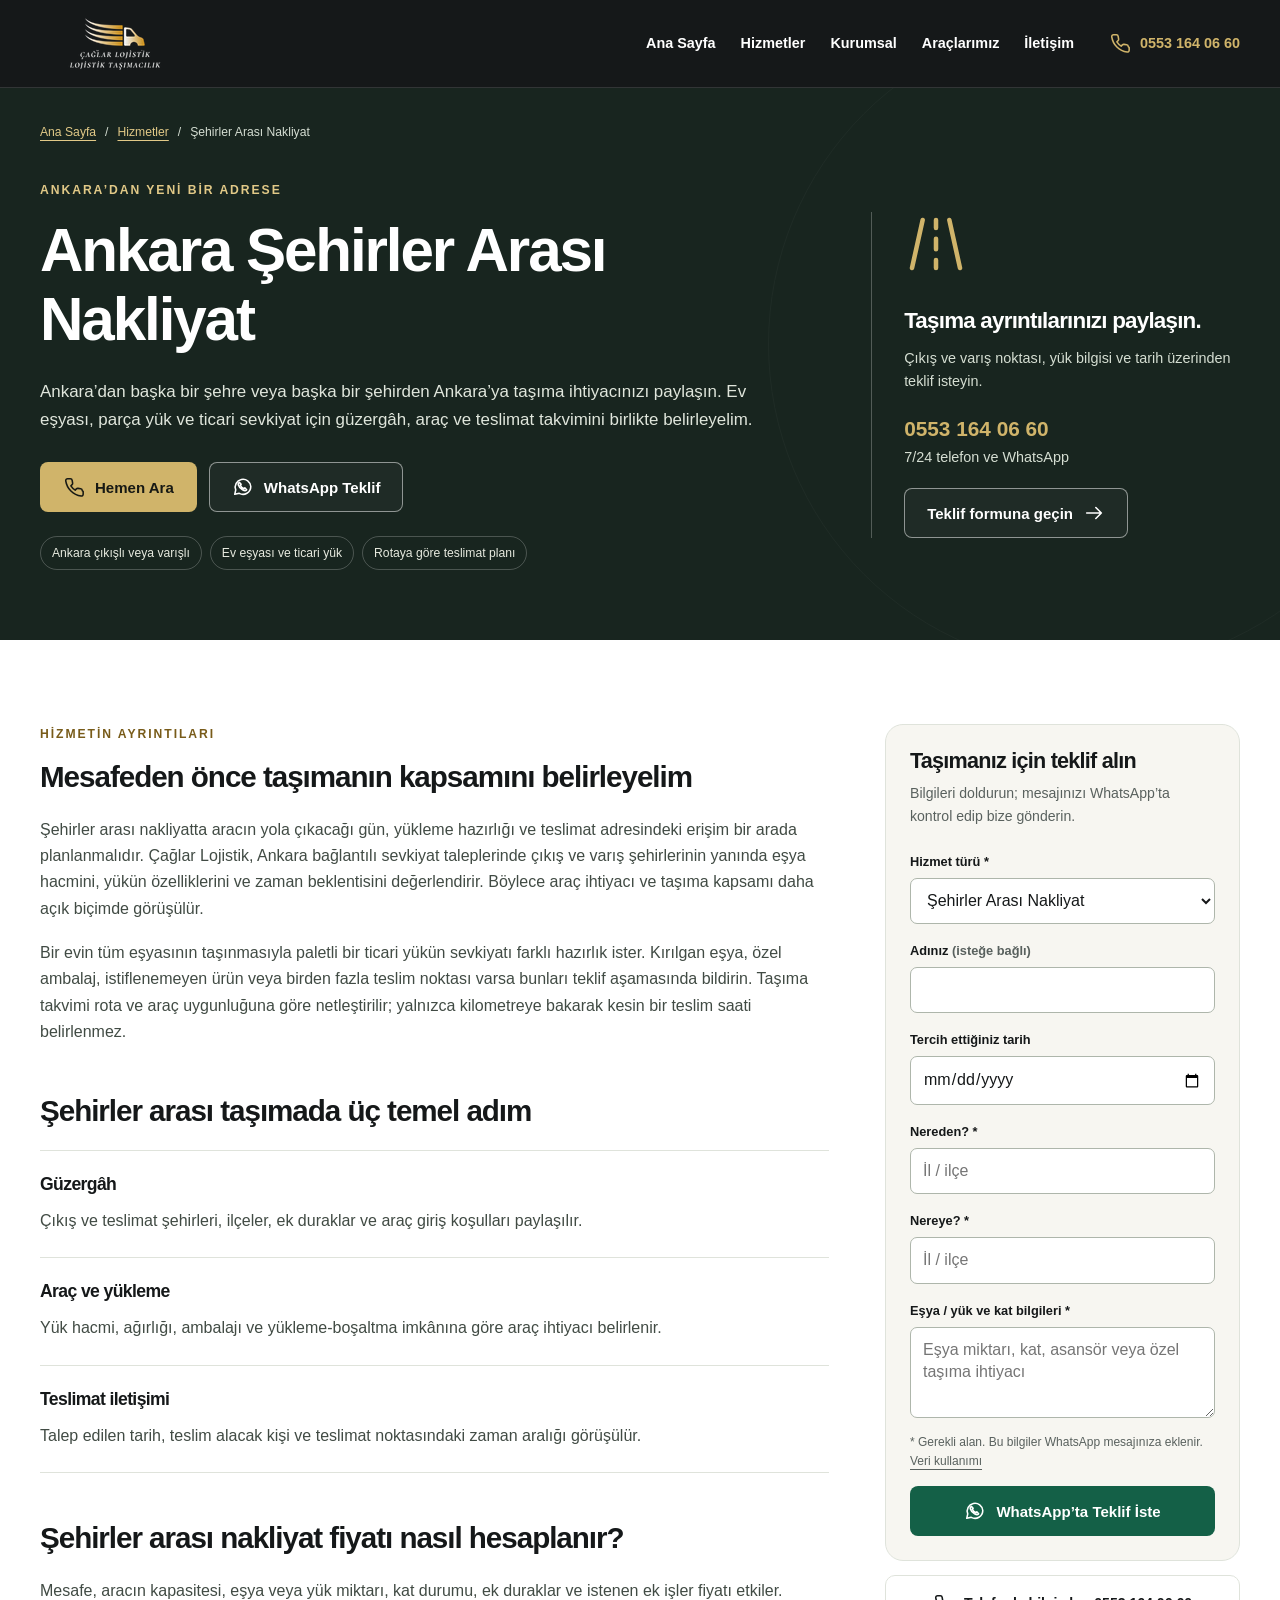
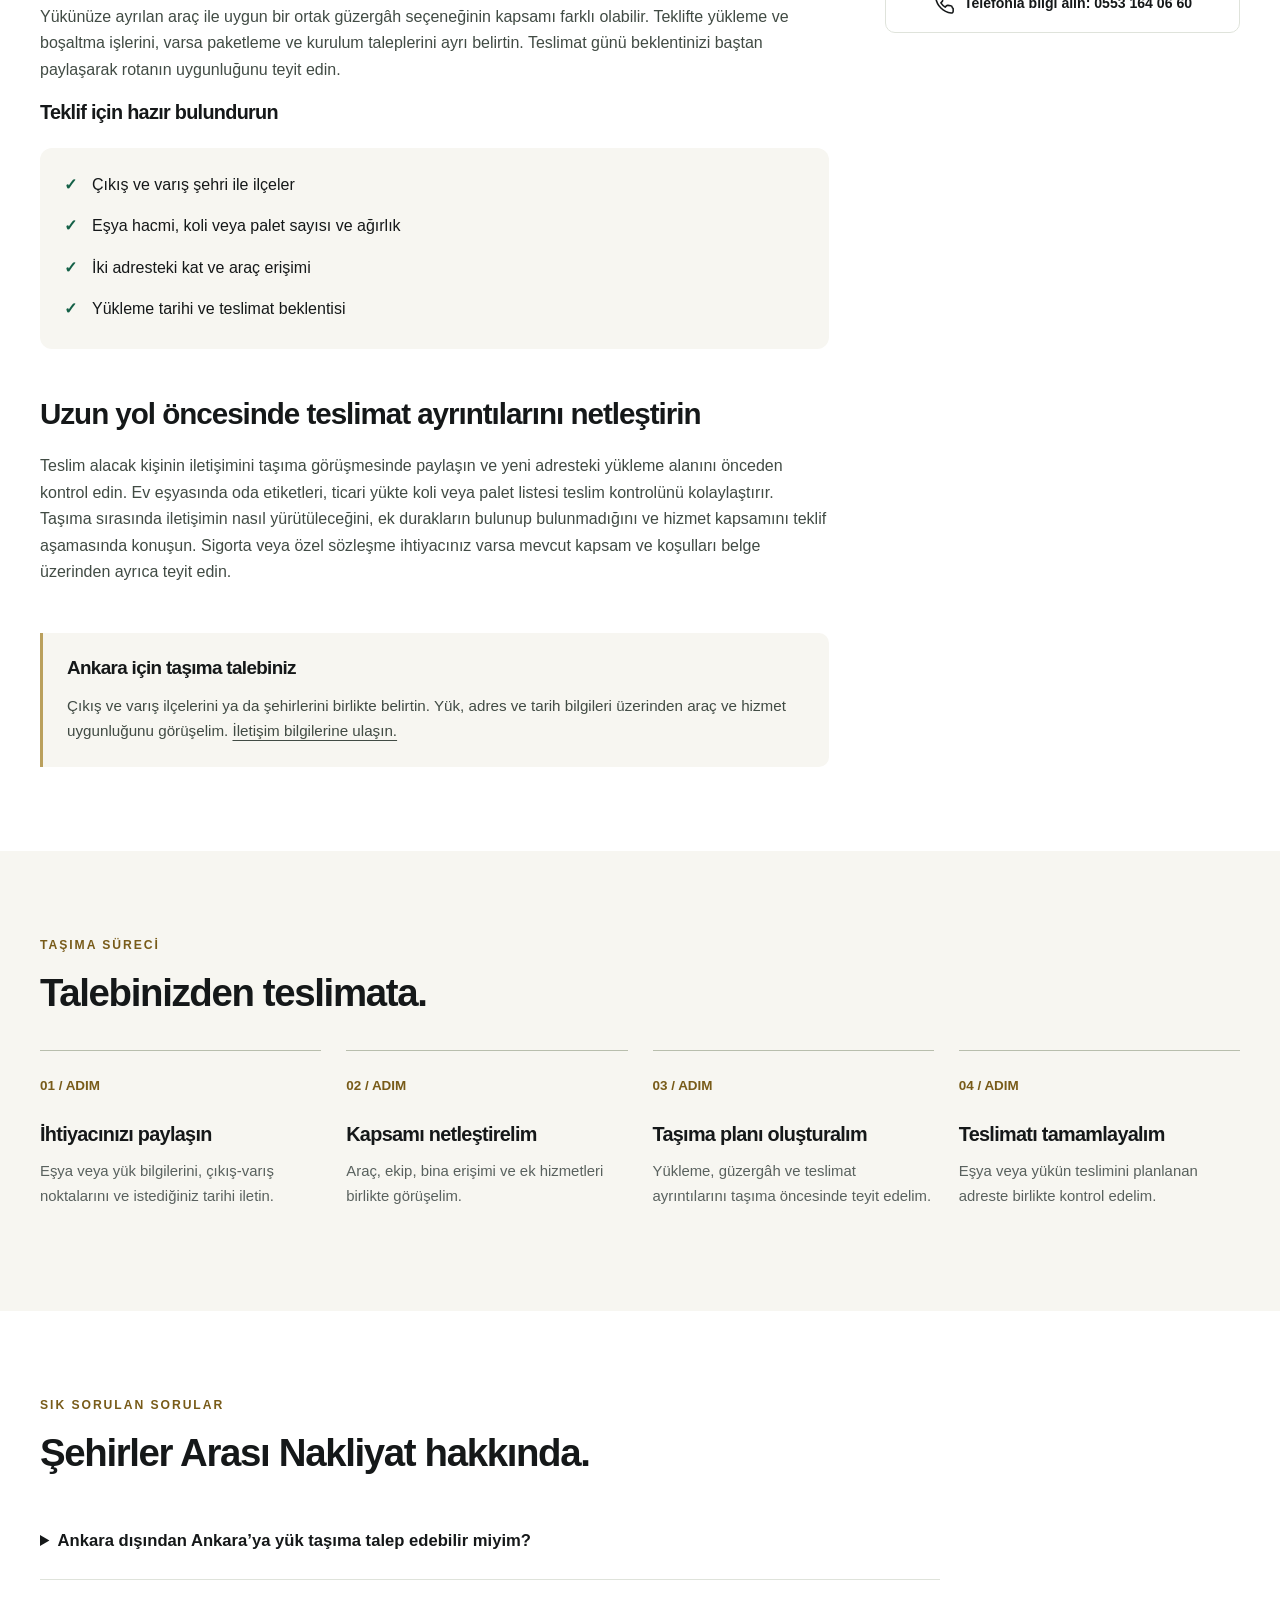
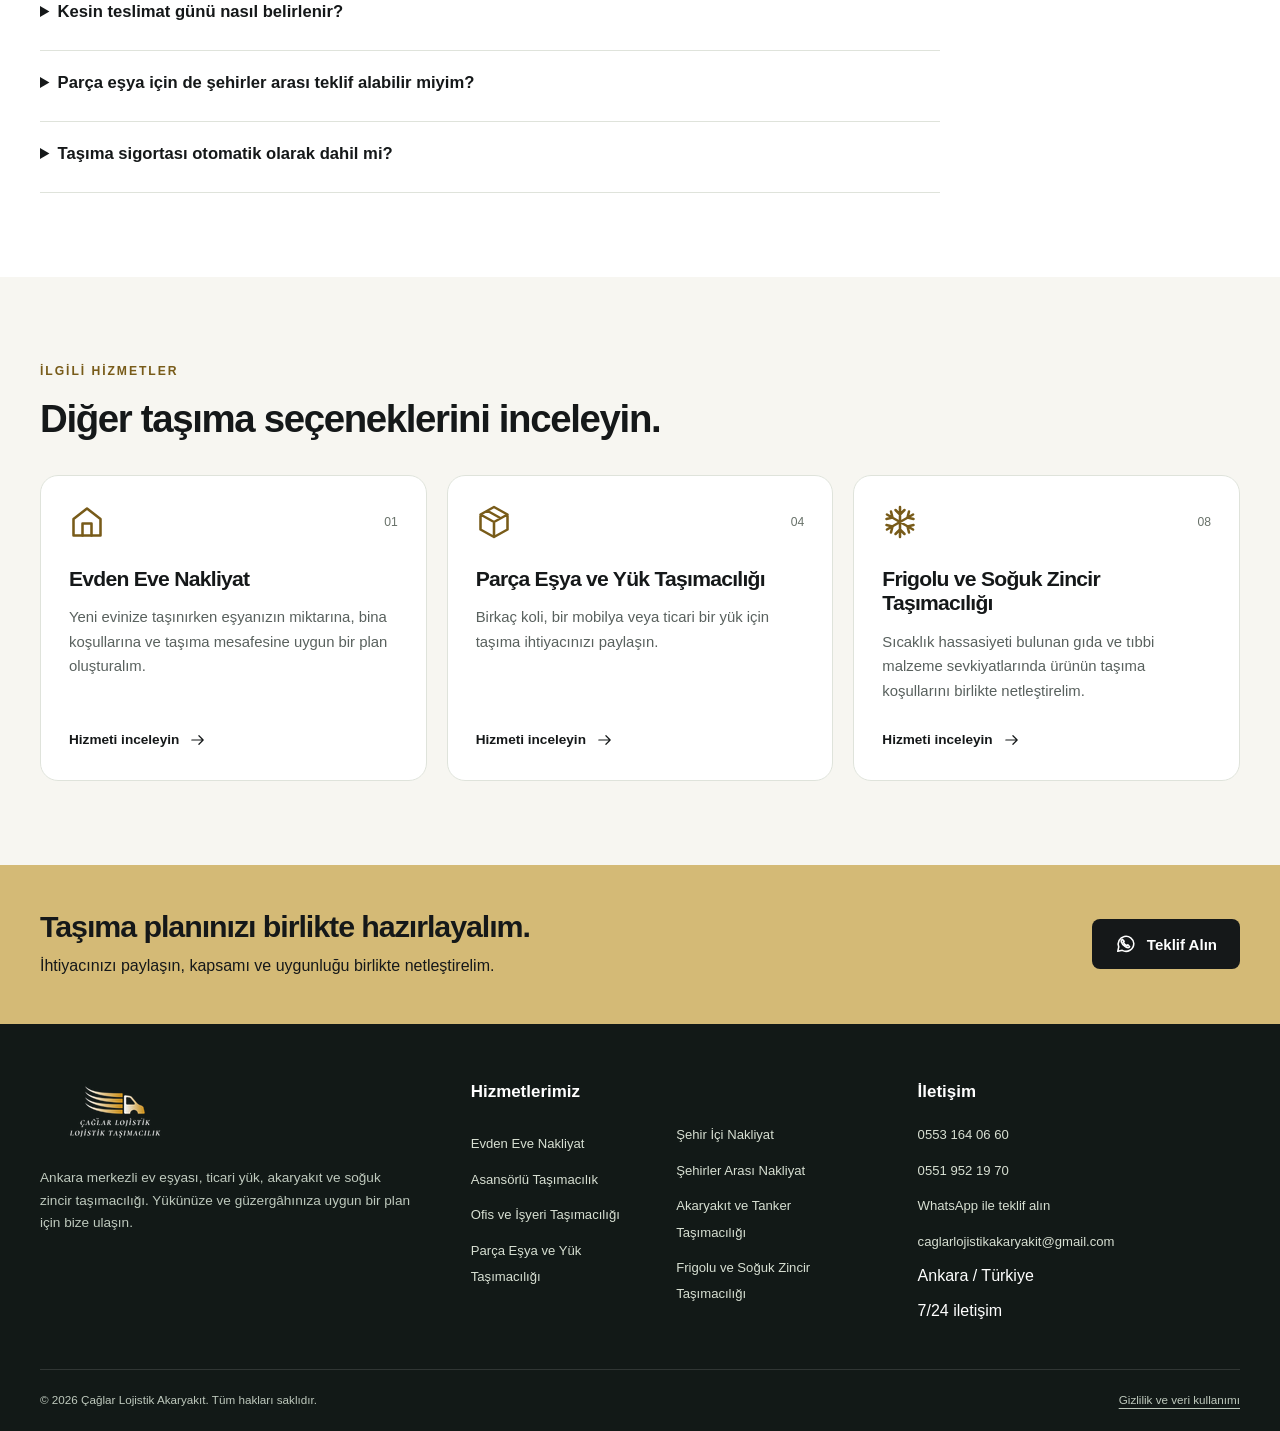
<file: ankara-sehirler-arasi-nakliyat.html>
<!doctype html><html lang="tr"><head>
<meta charset="utf-8"><meta name="viewport" content="width=device-width, initial-scale=1">
<title>Ankara Şehirler Arası Nakliyat | Çağlar Lojistik</title><meta name="description" content="Ankara çıkışlı ve Ankara varışlı şehirler arası nakliyat. Ev eşyası, parça veya ticari yük için güzergâh ve tarihe göre Çağlar Lojistik’ten teklif alın.">
<meta name="robots" content="index, follow, max-image-preview:large"><meta name="theme-color" content="#18251f">
<link rel="canonical" href="https://caglarlojistikankara.com/ankara-sehirler-arasi-nakliyat.html"><link rel="icon" href="logo.png" type="image/png">
<meta property="og:type" content="website"><meta property="og:locale" content="tr_TR"><meta property="og:site_name" content="Çağlar Lojistik Akaryakıt">
<meta property="og:title" content="Ankara Şehirler Arası Nakliyat | Çağlar Lojistik"><meta property="og:description" content="Ankara çıkışlı ve Ankara varışlı şehirler arası nakliyat. Ev eşyası, parça veya ticari yük için güzergâh ve tarihe göre Çağlar Lojistik’ten teklif alın.">
<meta property="og:url" content="https://caglarlojistikankara.com/ankara-sehirler-arasi-nakliyat.html"><meta property="og:image" content="https://caglarlojistikankara.com/paylasim.jpg"><meta property="og:image:width" content="1200"><meta property="og:image:height" content="630"><meta property="og:image:alt" content="Çağlar Lojistik Akaryakıt Ankara taşımacılık hizmetleri">
<meta name="twitter:card" content="summary_large_image"><meta name="twitter:title" content="Ankara Şehirler Arası Nakliyat | Çağlar Lojistik"><meta name="twitter:description" content="Ankara çıkışlı ve Ankara varışlı şehirler arası nakliyat. Ev eşyası, parça veya ticari yük için güzergâh ve tarihe göre Çağlar Lojistik’ten teklif alın."><meta name="twitter:image" content="https://caglarlojistikankara.com/paylasim.jpg">
<link rel="stylesheet" href="assets/site.v1.css">
<script defer src="assets/tracking-config.js"></script><script defer src="assets/site.v1.js"></script>
<script type="application/ld+json">{"@context":"https://schema.org","@graph":[{"@type":"Organization","@id":"https://caglarlojistikankara.com/#organization","name":"Çağlar Lojistik Akaryakıt","url":"https://caglarlojistikankara.com/","logo":{"@type":"ImageObject","url":"https://caglarlojistikankara.com/logo.png","width":150,"height":60},"telephone":"+905531640660","email":"caglarlojistikakaryakit@gmail.com","contactPoint":[{"@type":"ContactPoint","telephone":"+905531640660","contactType":"customer service","availableLanguage":"Turkish"},{"@type":"ContactPoint","telephone":"+905519521970","contactType":"customer service","availableLanguage":"Turkish"}],"areaServed":[{"@type":"City","name":"Ankara"},{"@type":"Country","name":"Türkiye"}]},{"@type":"WebSite","@id":"https://caglarlojistikankara.com/#website","url":"https://caglarlojistikankara.com/","name":"Çağlar Lojistik Akaryakıt","inLanguage":"tr-TR","publisher":{"@id":"https://caglarlojistikankara.com/#organization"}},{"@type":"WebPage","@id":"https://caglarlojistikankara.com/ankara-sehirler-arasi-nakliyat.html#webpage","url":"https://caglarlojistikankara.com/ankara-sehirler-arasi-nakliyat.html","name":"Ankara Şehirler Arası Nakliyat","description":"Ankara çıkışlı ve Ankara varışlı şehirler arası nakliyat. Ev eşyası, parça veya ticari yük için güzergâh ve tarihe göre Çağlar Lojistik’ten teklif alın.","isPartOf":{"@id":"https://caglarlojistikankara.com/#website"},"inLanguage":"tr-TR"},{"@type":"Service","@id":"https://caglarlojistikankara.com/ankara-sehirler-arasi-nakliyat.html#service","name":"Ankara Şehirler Arası Nakliyat","serviceType":"Şehirler Arası Nakliyat","description":"Ankara çıkışlı ve Ankara varışlı şehirler arası nakliyat. Ev eşyası, parça veya ticari yük için güzergâh ve tarihe göre Çağlar Lojistik’ten teklif alın.","url":"https://caglarlojistikankara.com/ankara-sehirler-arasi-nakliyat.html","provider":{"@id":"https://caglarlojistikankara.com/#organization"},"areaServed":{"@type":"City","name":"Ankara"}},{"@type":"BreadcrumbList","itemListElement":[{"@type":"ListItem","position":1,"name":"Ana Sayfa","item":"https://caglarlojistikankara.com/"},{"@type":"ListItem","position":2,"name":"Şehirler Arası Nakliyat","item":"https://caglarlojistikankara.com/ankara-sehirler-arasi-nakliyat.html"}]},{"@type":"FAQPage","mainEntity":[{"@type":"Question","name":"Ankara dışından Ankara’ya yük taşıma talep edebilir miyim?","acceptedAnswer":{"@type":"Answer","text":"Evet. Ankara varışlı talebinizi çıkış şehri, yük bilgisi ve istediğiniz tarihle iletebilirsiniz. Rota ve araç uygunluğuna göre değerlendirme yapılır."}},{"@type":"Question","name":"Kesin teslimat günü nasıl belirlenir?","acceptedAnswer":{"@type":"Answer","text":"Güzergâh, yükleme zamanı, araç uygunluğu ve teslimat noktasının koşulları görüşülerek takvim oluşturulur. Beklediğiniz tarih teklif aşamasında teyit edilmelidir."}},{"@type":"Question","name":"Parça eşya için de şehirler arası teklif alabilir miyim?","acceptedAnswer":{"@type":"Answer","text":"Eşyanın fotoğrafı, ölçüsü, iki şehir ve tarih bilgisiyle talep oluşturabilirsiniz. Yükünüze özel araç veya uygun güzergâh seçeneği ayrıca görüşülür."}},{"@type":"Question","name":"Taşıma sigortası otomatik olarak dahil mi?","acceptedAnswer":{"@type":"Answer","text":"Sigorta veya özel sözleşme ihtiyacını önceden belirtin. Hangi güvencelerin bulunduğu ve koşulları teklif aşamasında belge üzerinden teyit edilmelidir."}}]}]}</script>
</head><body data-service="Şehirler Arası Nakliyat">
<a class="skip-link" href="#icerik">İçeriğe geç</a><header class="site-header"><div class="container header-inner">
<a class="brand" href="./" aria-label="Çağlar Lojistik ana sayfa"><img src="logo.png" width="150" height="60" alt="Çağlar Lojistik Akaryakıt"></a>
<nav class="main-nav" id="main-menu" aria-label="Ana menü"><a href="./">Ana Sayfa</a><a href="./#hizmetler">Hizmetler</a><a href="./#kurumsal">Kurumsal</a><a href="./#filo">Araçlarımız</a><a href="./#iletisim">İletişim</a></nav>
<a class="header-phone" data-location="header" href="tel:+905531640660"><svg class="icon" viewBox="0 0 24 24" aria-hidden="true"><path d="M22 16.9v3a2 2 0 0 1-2.2 2A19.8 19.8 0 0 1 3 5.2 2 2 0 0 1 5 3h3a2 2 0 0 1 2 1.7l.5 3a2 2 0 0 1-.6 1.7L8.6 10.7a16 16 0 0 0 4.7 4.7l1.3-1.3a2 2 0 0 1 1.7-.6l3 .5a2 2 0 0 1 1.7 1.9Z"/></svg>0553 164 06 60</a>
<button class="menu-toggle" type="button" aria-label="Menüyü aç veya kapat" aria-controls="main-menu" aria-expanded="false"><svg class="icon" viewBox="0 0 24 24" aria-hidden="true"><path d="M4 6h16M4 12h16M4 18h16"/></svg></button>
</div></header><main id="icerik"><section class="service-hero"><div class="container"><nav class="breadcrumb" aria-label="İçerik yolu"><a href="./">Ana Sayfa</a><span aria-hidden="true">/</span><a href="./#hizmetler">Hizmetler</a><span aria-hidden="true">/</span><span aria-current="page">Şehirler Arası Nakliyat</span></nav><div class="service-hero-grid"><div><span class="eyebrow">ANKARA’DAN YENİ BİR ADRESE</span><h1>Ankara Şehirler Arası Nakliyat</h1><p class="intro">Ankara’dan başka bir şehre veya başka bir şehirden Ankara’ya taşıma ihtiyacınızı paylaşın. Ev eşyası, parça yük ve ticari sevkiyat için güzergâh, araç ve teslimat takvimini birlikte belirleyelim.</p><div class="actions"><a class="btn btn-gold" data-location="hero" href="tel:+905531640660"><svg class="icon" viewBox="0 0 24 24" aria-hidden="true"><path d="M22 16.9v3a2 2 0 0 1-2.2 2A19.8 19.8 0 0 1 3 5.2 2 2 0 0 1 5 3h3a2 2 0 0 1 2 1.7l.5 3a2 2 0 0 1-.6 1.7L8.6 10.7a16 16 0 0 0 4.7 4.7l1.3-1.3a2 2 0 0 1 1.7-.6l3 .5a2 2 0 0 1 1.7 1.9Z"/></svg>Hemen Ara</a><a class="btn btn-outline" data-location="hero" href="https://wa.me/905531640660?text=Merhaba%20%C3%87a%C4%9Flar%20Lojistik%2C%20%C5%9Eehirler%20Aras%C4%B1%20Nakliyat%20i%C3%A7in%20teklif%20almak%20istiyorum." target="_blank" rel="noopener"><svg class="icon" viewBox="0 0 24 24" aria-hidden="true"><path d="M20.5 11.5a8.5 8.5 0 0 1-12.6 7.4L3 20l1.1-4.9A8.5 8.5 0 1 1 20.5 11.5Z"/><path d="m8 7 2 2-1 1a8 8 0 0 0 4 4l1-1 2 2c-1 3-8-1-9-5-.5-1.5 0-2.5 1-3Z"/></svg>WhatsApp Teklif</a></div><div class="pills"><span>Ankara çıkışlı veya varışlı</span><span>Ev eşyası ve ticari yük</span><span>Rotaya göre teslimat planı</span></div></div><aside class="service-summary"><div class="large-icon"><svg class="icon" viewBox="0 0 24 24" aria-hidden="true"><path d="m7 3-4 18M17 3l4 18M12 3v3m0 4v4m0 4v3"/></svg></div><h2>Taşıma ayrıntılarınızı paylaşın.</h2><p>Çıkış ve varış noktası, yük bilgisi ve tarih üzerinden teklif isteyin.</p><a class="summary-phone" data-location="hero_summary" href="tel:+905531640660">0553 164 06 60</a><p>7/24 telefon ve WhatsApp</p><a href="#teklif-formu" class="btn btn-outline">Teklif formuna geçin <svg class="icon" viewBox="0 0 24 24" aria-hidden="true"><path d="M4 12h16m-6-6 6 6-6 6"/></svg></a></aside></div></div></section>
<section class="section"><div class="container article-layout"><article class="article-content"><section><span class="eyebrow">HİZMETİN AYRINTILARI</span><h2>Mesafeden önce taşımanın kapsamını belirleyelim</h2><p>Şehirler arası nakliyatta aracın yola çıkacağı gün, yükleme hazırlığı ve teslimat adresindeki erişim bir arada planlanmalıdır. Çağlar Lojistik, Ankara bağlantılı sevkiyat taleplerinde çıkış ve varış şehirlerinin yanında eşya hacmini, yükün özelliklerini ve zaman beklentisini değerlendirir. Böylece araç ihtiyacı ve taşıma kapsamı daha açık biçimde görüşülür.</p><p>Bir evin tüm eşyasının taşınmasıyla paletli bir ticari yükün sevkiyatı farklı hazırlık ister. Kırılgan eşya, özel ambalaj, istiflenemeyen ürün veya birden fazla teslim noktası varsa bunları teklif aşamasında bildirin. Taşıma takvimi rota ve araç uygunluğuna göre netleştirilir; yalnızca kilometreye bakarak kesin bir teslim saati belirlenmez.</p></section><section><h2>Şehirler arası taşımada üç temel adım</h2><div class="scope-item"><h3>Güzergâh</h3><p>Çıkış ve teslimat şehirleri, ilçeler, ek duraklar ve araç giriş koşulları paylaşılır.</p></div><div class="scope-item"><h3>Araç ve yükleme</h3><p>Yük hacmi, ağırlığı, ambalajı ve yükleme-boşaltma imkânına göre araç ihtiyacı belirlenir.</p></div><div class="scope-item"><h3>Teslimat iletişimi</h3><p>Talep edilen tarih, teslim alacak kişi ve teslimat noktasındaki zaman aralığı görüşülür.</p></div></section><section><h2>Şehirler arası nakliyat fiyatı nasıl hesaplanır?</h2><p>Mesafe, aracın kapasitesi, eşya veya yük miktarı, kat durumu, ek duraklar ve istenen ek işler fiyatı etkiler. Yükünüze ayrılan araç ile uygun bir ortak güzergâh seçeneğinin kapsamı farklı olabilir. Teklifte yükleme ve boşaltma işlerini, varsa paketleme ve kurulum taleplerini ayrı belirtin. Teslimat günü beklentinizi baştan paylaşarak rotanın uygunluğunu teyit edin.</p><h3>Teklif için hazır bulundurun</h3><ul class="check-list"><li>Çıkış ve varış şehri ile ilçeler</li><li>Eşya hacmi, koli veya palet sayısı ve ağırlık</li><li>İki adresteki kat ve araç erişimi</li><li>Yükleme tarihi ve teslimat beklentisi</li></ul></section><section><h2>Uzun yol öncesinde teslimat ayrıntılarını netleştirin</h2><p>Teslim alacak kişinin iletişimini taşıma görüşmesinde paylaşın ve yeni adresteki yükleme alanını önceden kontrol edin. Ev eşyasında oda etiketleri, ticari yükte koli veya palet listesi teslim kontrolünü kolaylaştırır. Taşıma sırasında iletişimin nasıl yürütüleceğini, ek durakların bulunup bulunmadığını ve hizmet kapsamını teklif aşamasında konuşun. Sigorta veya özel sözleşme ihtiyacınız varsa mevcut kapsam ve koşulları belge üzerinden ayrıca teyit edin.</p></section><section class="local-note"><h3>Ankara için taşıma talebiniz</h3><p>Çıkış ve varış ilçelerini ya da şehirlerini birlikte belirtin. Yük, adres ve tarih bilgileri üzerinden araç ve hizmet uygunluğunu görüşelim. <a href="./#iletisim">İletişim bilgilerine ulaşın.</a></p></section></article><aside class="article-aside" aria-label="Şehirler Arası Nakliyat teklif formu"><form class="quote-form" id="teklif-formu" action="https://wa.me/905531640660" method="get"><h3>Taşımanız için teklif alın</h3><p class="form-intro">Bilgileri doldurun; mesajınızı WhatsApp’ta kontrol edip bize gönderin.</p><div class="form-grid">
<div class="field full"><label for="service-service">Hizmet türü *</label><select id="service-service" name="service" required><option>Evden Eve Nakliyat</option><option>Asansörlü Taşımacılık</option><option>Ofis ve İşyeri Taşımacılığı</option><option>Parça Eşya ve Yük Taşımacılığı</option><option>Şehir İçi Nakliyat</option><option selected>Şehirler Arası Nakliyat</option><option>Akaryakıt ve Tanker Taşımacılığı</option><option>Frigolu ve Soğuk Zincir Taşımacılığı</option><option>Diğer lojistik talebi</option></select></div>
<div class="field"><label for="name-service">Adınız <span class="muted">(isteğe bağlı)</span></label><input id="name-service" name="name" autocomplete="name" maxlength="80"></div>
<div class="field"><label for="date-service">Tercih ettiğiniz tarih</label><input id="date-service" type="date" name="date"></div>
<div class="field"><label for="pickup-service">Nereden? *</label><input id="pickup-service" name="pickup" required maxlength="160" placeholder="İl / ilçe"></div>
<div class="field"><label for="destination-service">Nereye? *</label><input id="destination-service" name="destination" required maxlength="160" placeholder="İl / ilçe"></div>
<div class="field full"><label for="details-service">Eşya / yük ve kat bilgileri *</label><textarea id="details-service" name="details" rows="3" required maxlength="1200" placeholder="Eşya miktarı, kat, asansör veya özel taşıma ihtiyacı"></textarea></div></div>
<p class="form-note">* Gerekli alan. Bu bilgiler WhatsApp mesajınıza eklenir. <a href="gizlilik.html">Veri kullanımı</a></p><button class="btn btn-green" type="submit"><svg class="icon" viewBox="0 0 24 24" aria-hidden="true"><path d="M20.5 11.5a8.5 8.5 0 0 1-12.6 7.4L3 20l1.1-4.9A8.5 8.5 0 1 1 20.5 11.5Z"/><path d="m8 7 2 2-1 1a8 8 0 0 0 4 4l1-1 2 2c-1 3-8-1-9-5-.5-1.5 0-2.5 1-3Z"/></svg>WhatsApp’ta Teklif İste</button></form><a class="aside-call" data-location="form_aside" href="tel:+905531640660"><svg class="icon" viewBox="0 0 24 24" aria-hidden="true"><path d="M22 16.9v3a2 2 0 0 1-2.2 2A19.8 19.8 0 0 1 3 5.2 2 2 0 0 1 5 3h3a2 2 0 0 1 2 1.7l.5 3a2 2 0 0 1-.6 1.7L8.6 10.7a16 16 0 0 0 4.7 4.7l1.3-1.3a2 2 0 0 1 1.7-.6l3 .5a2 2 0 0 1 1.7 1.9Z"/></svg>Telefonla bilgi alın: 0553 164 06 60</a></aside></div></section>
<section class="section soft"><div class="container"><div class="section-heading"><span class="eyebrow">TAŞIMA SÜRECİ</span><h2>Talebinizden teslimata.</h2></div><div class="process-grid"><article class="process-card"><span class="step-no">01 / ADIM</span><h3>İhtiyacınızı paylaşın</h3><p>Eşya veya yük bilgilerini, çıkış-varış noktalarını ve istediğiniz tarihi iletin.</p></article><article class="process-card"><span class="step-no">02 / ADIM</span><h3>Kapsamı netleştirelim</h3><p>Araç, ekip, bina erişimi ve ek hizmetleri birlikte görüşelim.</p></article><article class="process-card"><span class="step-no">03 / ADIM</span><h3>Taşıma planı oluşturalım</h3><p>Yükleme, güzergâh ve teslimat ayrıntılarını taşıma öncesinde teyit edelim.</p></article><article class="process-card"><span class="step-no">04 / ADIM</span><h3>Teslimatı tamamlayalım</h3><p>Eşya veya yükün teslimini planlanan adreste birlikte kontrol edelim.</p></article></div></div></section>
<section class="section" id="sss"><div class="container"><div class="section-heading"><span class="eyebrow">SIK SORULAN SORULAR</span><h2>Şehirler Arası Nakliyat hakkında.</h2></div><div class="faq-list"><details><summary>Ankara dışından Ankara’ya yük taşıma talep edebilir miyim?</summary><p>Evet. Ankara varışlı talebinizi çıkış şehri, yük bilgisi ve istediğiniz tarihle iletebilirsiniz. Rota ve araç uygunluğuna göre değerlendirme yapılır.</p></details><details><summary>Kesin teslimat günü nasıl belirlenir?</summary><p>Güzergâh, yükleme zamanı, araç uygunluğu ve teslimat noktasının koşulları görüşülerek takvim oluşturulur. Beklediğiniz tarih teklif aşamasında teyit edilmelidir.</p></details><details><summary>Parça eşya için de şehirler arası teklif alabilir miyim?</summary><p>Eşyanın fotoğrafı, ölçüsü, iki şehir ve tarih bilgisiyle talep oluşturabilirsiniz. Yükünüze özel araç veya uygun güzergâh seçeneği ayrıca görüşülür.</p></details><details><summary>Taşıma sigortası otomatik olarak dahil mi?</summary><p>Sigorta veya özel sözleşme ihtiyacını önceden belirtin. Hangi güvencelerin bulunduğu ve koşulları teklif aşamasında belge üzerinden teyit edilmelidir.</p></details></div></div></section>
<section class="section soft" id="ilgili-hizmetler"><div class="container"><div class="section-heading"><span class="eyebrow">İLGİLİ HİZMETLER</span><h2>Diğer taşıma seçeneklerini inceleyin.</h2></div><div class="service-grid"><article class="service-card"><div class="card-top"><svg class="icon icon-lg" viewBox="0 0 24 24" aria-hidden="true"><path d="m3 10 9-7 9 7v11H3V10Z"/><path d="M9 21v-8h6v8"/></svg><span class="card-num">01</span></div><h3><a href="ankara-evden-eve-nakliyat.html">Evden Eve Nakliyat</a></h3><p>Yeni evinize taşınırken eşyanızın miktarına, bina koşullarına ve taşıma mesafesine uygun bir plan oluşturalım.</p><a class="card-link" href="ankara-evden-eve-nakliyat.html" aria-label="Evden Eve Nakliyat hizmet ayrıntıları">Hizmeti inceleyin <svg class="icon" viewBox="0 0 24 24" aria-hidden="true"><path d="M4 12h16m-6-6 6 6-6 6"/></svg></a></article><article class="service-card"><div class="card-top"><svg class="icon icon-lg" viewBox="0 0 24 24" aria-hidden="true"><path d="m12 2 9 5v10l-9 5-9-5V7l9-5Zm0 10v10M3 7l9 5 9-5M7.5 4.5l9 5"/></svg><span class="card-num">04</span></div><h3><a href="ankara-parca-esya-tasimaciligi.html">Parça Eşya ve Yük Taşımacılığı</a></h3><p>Birkaç koli, bir mobilya veya ticari bir yük için taşıma ihtiyacınızı paylaşın.</p><a class="card-link" href="ankara-parca-esya-tasimaciligi.html" aria-label="Parça Eşya ve Yük Taşımacılığı hizmet ayrıntıları">Hizmeti inceleyin <svg class="icon" viewBox="0 0 24 24" aria-hidden="true"><path d="M4 12h16m-6-6 6 6-6 6"/></svg></a></article><article class="service-card"><div class="card-top"><svg class="icon icon-lg" viewBox="0 0 24 24" aria-hidden="true"><path d="M12 2v20M3.3 7l17.4 10M3.3 17 20.7 7M9 4l3 3 3-3M9 20l3-3 3 3M3 10l4-1-1-4m15 9-4 1 1 4M3 14l4 1-1 4m15-9-4-1 1-4"/></svg><span class="card-num">08</span></div><h3><a href="ankara-frigolu-tasimacilik.html">Frigolu ve Soğuk Zincir Taşımacılığı</a></h3><p>Sıcaklık hassasiyeti bulunan gıda ve tıbbi malzeme sevkiyatlarında ürünün taşıma koşullarını birlikte netleştirelim.</p><a class="card-link" href="ankara-frigolu-tasimacilik.html" aria-label="Frigolu ve Soğuk Zincir Taşımacılığı hizmet ayrıntıları">Hizmeti inceleyin <svg class="icon" viewBox="0 0 24 24" aria-hidden="true"><path d="M4 12h16m-6-6 6 6-6 6"/></svg></a></article></div></div></section><section class="cta-band"><div class="container cta-inner"><div><h2>Taşıma planınızı birlikte hazırlayalım.</h2><p>İhtiyacınızı paylaşın, kapsamı ve uygunluğu birlikte netleştirelim.</p></div><a class="btn btn-dark" data-location="cta_band" href="https://wa.me/905531640660?text=Merhaba%20%C3%87a%C4%9Flar%20Lojistik%2C%20%C5%9Eehirler%20Aras%C4%B1%20Nakliyat%20i%C3%A7in%20teklif%20almak%20istiyorum." target="_blank" rel="noopener"><svg class="icon" viewBox="0 0 24 24" aria-hidden="true"><path d="M20.5 11.5a8.5 8.5 0 0 1-12.6 7.4L3 20l1.1-4.9A8.5 8.5 0 1 1 20.5 11.5Z"/><path d="m8 7 2 2-1 1a8 8 0 0 0 4 4l1-1 2 2c-1 3-8-1-9-5-.5-1.5 0-2.5 1-3Z"/></svg>Teklif Alın</a></div></section></main><footer class="site-footer"><div class="container"><div class="footer-grid">
<div><a href="./"><img src="logo.png" width="150" height="60" loading="lazy" alt="Çağlar Lojistik Akaryakıt ana sayfa"></a><p>Ankara merkezli ev eşyası, ticari yük, akaryakıt ve soğuk zincir taşımacılığı. Yükünüze ve güzergâhınıza uygun bir plan için bize ulaşın.</p></div>
<div><h2>Hizmetlerimiz</h2><ul class="footer-service-list"><li><a href="ankara-evden-eve-nakliyat.html">Evden Eve Nakliyat</a></li><li><a href="ankara-asansorlu-tasimacilik.html">Asansörlü Taşımacılık</a></li><li><a href="ankara-ofis-tasimaciligi.html">Ofis ve İşyeri Taşımacılığı</a></li><li><a href="ankara-parca-esya-tasimaciligi.html">Parça Eşya ve Yük Taşımacılığı</a></li><li><a href="ankara-sehir-ici-nakliyat.html">Şehir İçi Nakliyat</a></li><li><a href="ankara-sehirler-arasi-nakliyat.html">Şehirler Arası Nakliyat</a></li><li><a href="ankara-akaryakit-tanker-tasimaciligi.html">Akaryakıt ve Tanker Taşımacılığı</a></li><li><a href="ankara-frigolu-tasimacilik.html">Frigolu ve Soğuk Zincir Taşımacılığı</a></li></ul></div>
<div class="footer-contact"><h2>İletişim</h2><ul><li><a data-location="footer" href="tel:+905531640660">0553 164 06 60</a></li><li><a data-location="footer" href="tel:+905519521970">0551 952 19 70</a></li><li><a data-location="footer" href="https://wa.me/905531640660?text=Merhaba%20%C3%87a%C4%9Flar%20Lojistik%2C%20%C5%9Eehirler%20Aras%C4%B1%20Nakliyat%20i%C3%A7in%20teklif%20almak%20istiyorum." target="_blank" rel="noopener">WhatsApp ile teklif alın</a></li><li><a href="mailto:caglarlojistikakaryakit@gmail.com">caglarlojistikakaryakit@gmail.com</a></li><li>Ankara / Türkiye</li><li>7/24 iletişim</li></ul></div>
</div><div class="footer-bottom"><span>© 2026 Çağlar Lojistik Akaryakıt. Tüm hakları saklıdır.</span><div><a href="gizlilik.html">Gizlilik ve veri kullanımı</a><button type="button" data-consent-settings hidden>Ölçüm tercihleri</button></div></div></div></footer>
<nav class="mobile-contact" aria-label="Hızlı iletişim"><a class="btn btn-dark" href="tel:+905531640660" data-location="mobile_bar"><svg class="icon" viewBox="0 0 24 24" aria-hidden="true"><path d="M22 16.9v3a2 2 0 0 1-2.2 2A19.8 19.8 0 0 1 3 5.2 2 2 0 0 1 5 3h3a2 2 0 0 1 2 1.7l.5 3a2 2 0 0 1-.6 1.7L8.6 10.7a16 16 0 0 0 4.7 4.7l1.3-1.3a2 2 0 0 1 1.7-.6l3 .5a2 2 0 0 1 1.7 1.9Z"/></svg>Hemen Ara</a><a class="btn btn-green" href="https://wa.me/905531640660?text=Merhaba%20%C3%87a%C4%9Flar%20Lojistik%2C%20%C5%9Eehirler%20Aras%C4%B1%20Nakliyat%20i%C3%A7in%20teklif%20almak%20istiyorum." target="_blank" rel="noopener" data-location="mobile_bar"><svg class="icon" viewBox="0 0 24 24" aria-hidden="true"><path d="M20.5 11.5a8.5 8.5 0 0 1-12.6 7.4L3 20l1.1-4.9A8.5 8.5 0 1 1 20.5 11.5Z"/><path d="m8 7 2 2-1 1a8 8 0 0 0 4 4l1-1 2 2c-1 3-8-1-9-5-.5-1.5 0-2.5 1-3Z"/></svg>WhatsApp Teklif</a></nav>
<section class="consent-panel" id="consent-panel" role="dialog" aria-labelledby="consent-title" aria-describedby="consent-description" hidden><h2 id="consent-title">Ölçüm tercihiniz</h2><p id="consent-description">Ziyaret ve iletişim butonu kullanımını Google Analytics ve Google Ads ile ölçmemize izin verir misiniz? Teklif formundaki bilgileriniz ölçüm araçlarına gönderilmez. İzin vermeden de hizmetlerimizi inceleyebilir ve bize ulaşabilirsiniz. <a href="gizlilik.html">Veri kullanımı</a></p><div class="actions"><button class="btn btn-dark" type="button" data-consent="granted">Ölçüme izin ver</button><button class="btn btn-light" type="button" data-consent="denied">Yalnızca gerekli</button></div></section>
<noscript><p class="noscript-note">Teklif formunu kullanmak için JavaScript’i açın. Bize <a href="tel:+905531640660">telefon</a> veya <a href="https://wa.me/905531640660?text=Merhaba%20%C3%87a%C4%9Flar%20Lojistik%2C%20%C5%9Eehirler%20Aras%C4%B1%20Nakliyat%20i%C3%A7in%20teklif%20almak%20istiyorum.">WhatsApp</a> ile doğrudan ulaşabilirsiniz.</p></noscript>
</body></html>
</file>
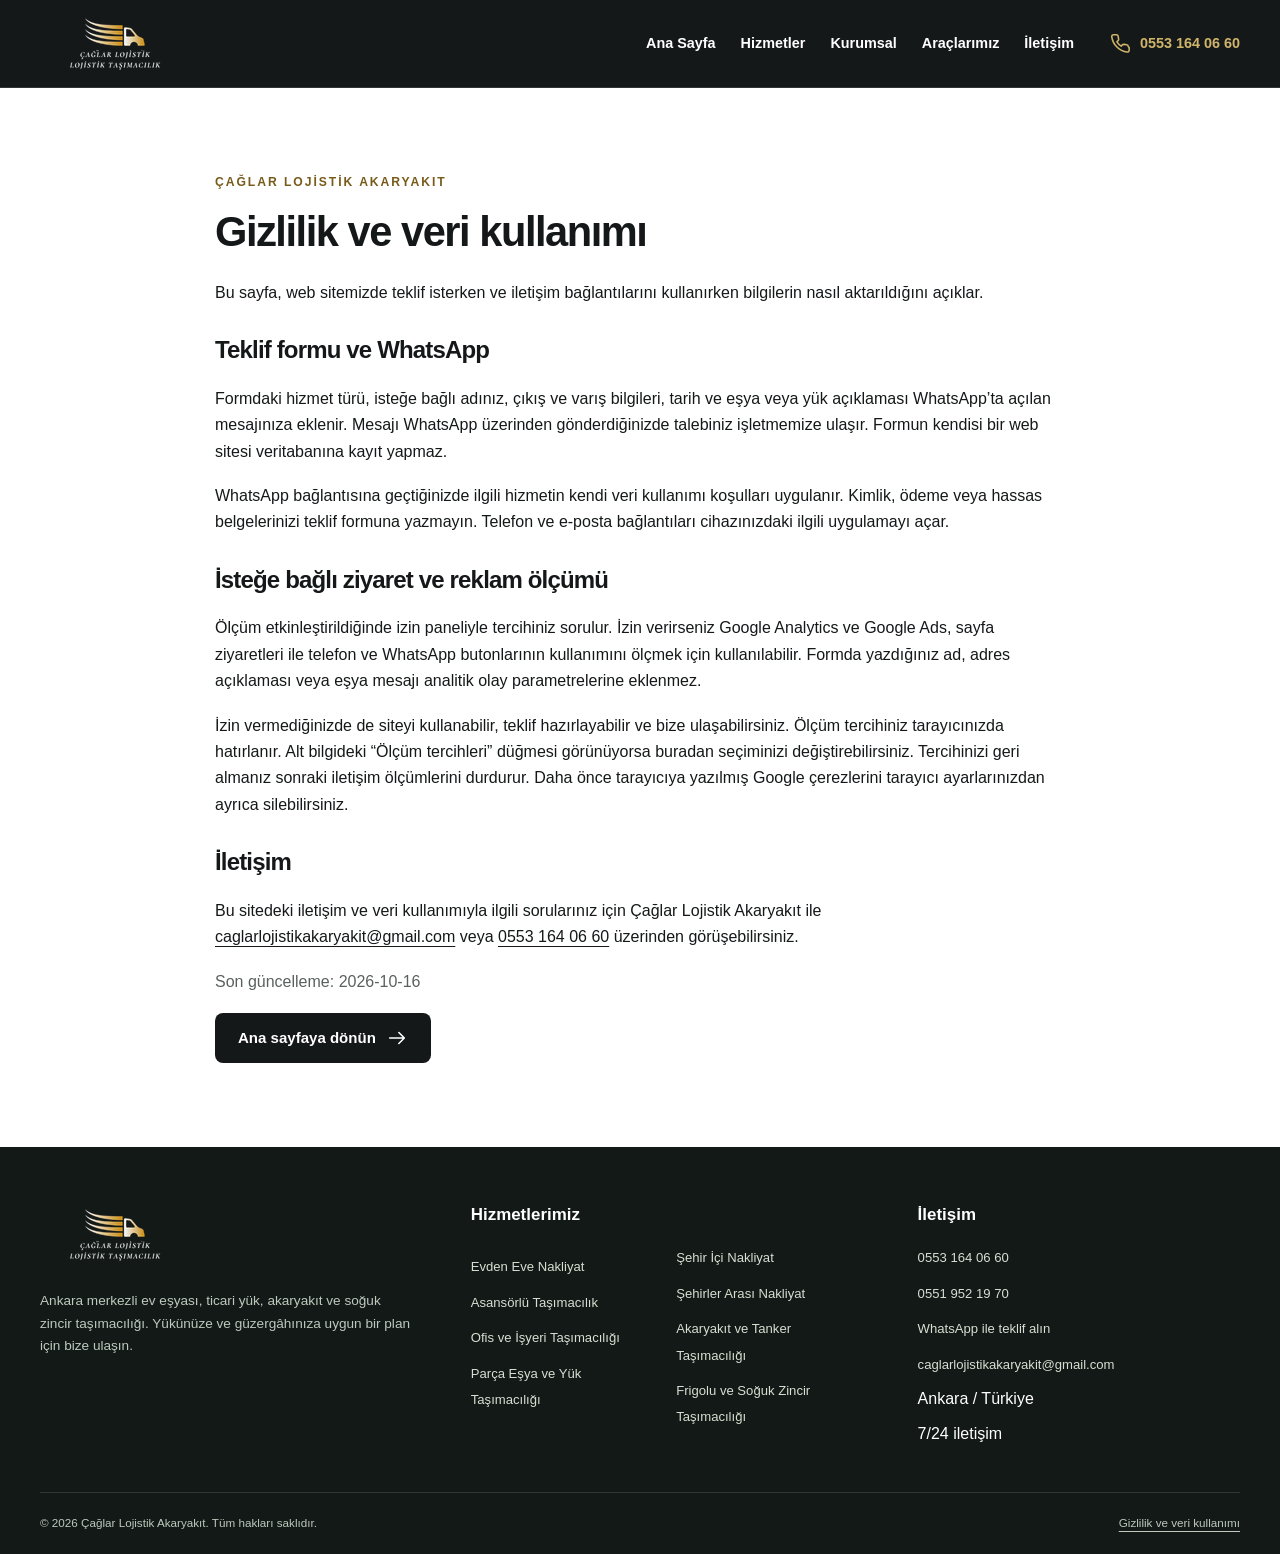
<file: gizlilik.html>
<!doctype html><html lang="tr"><head>
<meta charset="utf-8"><meta name="viewport" content="width=device-width, initial-scale=1">
<title>Gizlilik ve Veri Kullanımı | Çağlar Lojistik</title><meta name="description" content="Çağlar Lojistik web sitesi teklif formu, WhatsApp iletişimi ve isteğe bağlı ziyaret ölçümü hakkında bilgiler.">
<meta name="robots" content="index, follow, max-image-preview:large"><meta name="theme-color" content="#18251f">
<link rel="canonical" href="https://caglarlojistikankara.com/gizlilik.html"><link rel="icon" href="logo.png" type="image/png">
<meta property="og:type" content="website"><meta property="og:locale" content="tr_TR"><meta property="og:site_name" content="Çağlar Lojistik Akaryakıt">
<meta property="og:title" content="Gizlilik ve Veri Kullanımı | Çağlar Lojistik"><meta property="og:description" content="Çağlar Lojistik web sitesi teklif formu, WhatsApp iletişimi ve isteğe bağlı ziyaret ölçümü hakkında bilgiler.">
<meta property="og:url" content="https://caglarlojistikankara.com/gizlilik.html"><meta property="og:image" content="https://caglarlojistikankara.com/paylasim.jpg"><meta property="og:image:width" content="1200"><meta property="og:image:height" content="630"><meta property="og:image:alt" content="Çağlar Lojistik Akaryakıt Ankara taşımacılık hizmetleri">
<meta name="twitter:card" content="summary_large_image"><meta name="twitter:title" content="Gizlilik ve Veri Kullanımı | Çağlar Lojistik"><meta name="twitter:description" content="Çağlar Lojistik web sitesi teklif formu, WhatsApp iletişimi ve isteğe bağlı ziyaret ölçümü hakkında bilgiler."><meta name="twitter:image" content="https://caglarlojistikankara.com/paylasim.jpg">
<link rel="stylesheet" href="assets/site.v1.css">
<script defer src="assets/tracking-config.js"></script><script defer src="assets/site.v1.js"></script>
<script type="application/ld+json">{"@context":"https://schema.org","@graph":[{"@type":"Organization","@id":"https://caglarlojistikankara.com/#organization","name":"Çağlar Lojistik Akaryakıt","url":"https://caglarlojistikankara.com/","logo":{"@type":"ImageObject","url":"https://caglarlojistikankara.com/logo.png","width":150,"height":60},"telephone":"+905531640660","email":"caglarlojistikakaryakit@gmail.com","contactPoint":[{"@type":"ContactPoint","telephone":"+905531640660","contactType":"customer service","availableLanguage":"Turkish"},{"@type":"ContactPoint","telephone":"+905519521970","contactType":"customer service","availableLanguage":"Turkish"}],"areaServed":[{"@type":"City","name":"Ankara"},{"@type":"Country","name":"Türkiye"}]},{"@type":"WebSite","@id":"https://caglarlojistikankara.com/#website","url":"https://caglarlojistikankara.com/","name":"Çağlar Lojistik Akaryakıt","inLanguage":"tr-TR","publisher":{"@id":"https://caglarlojistikankara.com/#organization"}},{"@type":"WebPage","@id":"https://caglarlojistikankara.com/gizlilik.html#webpage","url":"https://caglarlojistikankara.com/gizlilik.html","name":"Çağlar Lojistik Akaryakıt","description":"Çağlar Lojistik web sitesi teklif formu, WhatsApp iletişimi ve isteğe bağlı ziyaret ölçümü hakkında bilgiler.","isPartOf":{"@id":"https://caglarlojistikankara.com/#website"},"inLanguage":"tr-TR"}]}</script>
</head><body data-service="Genel lojistik">
<a class="skip-link" href="#icerik">İçeriğe geç</a><header class="site-header"><div class="container header-inner">
<a class="brand" href="./" aria-label="Çağlar Lojistik ana sayfa"><img src="logo.png" width="150" height="60" alt="Çağlar Lojistik Akaryakıt"></a>
<nav class="main-nav" id="main-menu" aria-label="Ana menü"><a href="./">Ana Sayfa</a><a href="./#hizmetler">Hizmetler</a><a href="./#kurumsal">Kurumsal</a><a href="./#filo">Araçlarımız</a><a href="./#iletisim">İletişim</a></nav>
<a class="header-phone" data-location="header" href="tel:+905531640660"><svg class="icon" viewBox="0 0 24 24" aria-hidden="true"><path d="M22 16.9v3a2 2 0 0 1-2.2 2A19.8 19.8 0 0 1 3 5.2 2 2 0 0 1 5 3h3a2 2 0 0 1 2 1.7l.5 3a2 2 0 0 1-.6 1.7L8.6 10.7a16 16 0 0 0 4.7 4.7l1.3-1.3a2 2 0 0 1 1.7-.6l3 .5a2 2 0 0 1 1.7 1.9Z"/></svg>0553 164 06 60</a>
<button class="menu-toggle" type="button" aria-label="Menüyü aç veya kapat" aria-controls="main-menu" aria-expanded="false"><svg class="icon" viewBox="0 0 24 24" aria-hidden="true"><path d="M4 6h16M4 12h16M4 18h16"/></svg></button>
</div></header><main class="section" id="icerik"><article class="container privacy-content"><span class="eyebrow">ÇAĞLAR LOJİSTİK AKARYAKIT</span><h1>Gizlilik ve veri kullanımı</h1><p>Bu sayfa, web sitemizde teklif isterken ve iletişim bağlantılarını kullanırken bilgilerin nasıl aktarıldığını açıklar.</p><h2>Teklif formu ve WhatsApp</h2><p>Formdaki hizmet türü, isteğe bağlı adınız, çıkış ve varış bilgileri, tarih ve eşya veya yük açıklaması WhatsApp’ta açılan mesajınıza eklenir. Mesajı WhatsApp üzerinden gönderdiğinizde talebiniz işletmemize ulaşır. Formun kendisi bir web sitesi veritabanına kayıt yapmaz.</p><p>WhatsApp bağlantısına geçtiğinizde ilgili hizmetin kendi veri kullanımı koşulları uygulanır. Kimlik, ödeme veya hassas belgelerinizi teklif formuna yazmayın. Telefon ve e-posta bağlantıları cihazınızdaki ilgili uygulamayı açar.</p><h2>İsteğe bağlı ziyaret ve reklam ölçümü</h2><p>Ölçüm etkinleştirildiğinde izin paneliyle tercihiniz sorulur. İzin verirseniz Google Analytics ve Google Ads, sayfa ziyaretleri ile telefon ve WhatsApp butonlarının kullanımını ölçmek için kullanılabilir. Formda yazdığınız ad, adres açıklaması veya eşya mesajı analitik olay parametrelerine eklenmez.</p><p>İzin vermediğinizde de siteyi kullanabilir, teklif hazırlayabilir ve bize ulaşabilirsiniz. Ölçüm tercihiniz tarayıcınızda hatırlanır. Alt bilgideki “Ölçüm tercihleri” düğmesi görünüyorsa buradan seçiminizi değiştirebilirsiniz. Tercihinizi geri almanız sonraki iletişim ölçümlerini durdurur. Daha önce tarayıcıya yazılmış Google çerezlerini tarayıcı ayarlarınızdan ayrıca silebilirsiniz.</p><h2>İletişim</h2><p>Bu sitedeki iletişim ve veri kullanımıyla ilgili sorularınız için Çağlar Lojistik Akaryakıt ile <a href="mailto:caglarlojistikakaryakit@gmail.com">caglarlojistikakaryakit@gmail.com</a> veya <a href="tel:+905531640660">0553 164 06 60</a> üzerinden görüşebilirsiniz.</p><p class="muted">Son güncelleme: 2026-10-16</p><a class="btn btn-dark" href="./">Ana sayfaya dönün <svg class="icon" viewBox="0 0 24 24" aria-hidden="true"><path d="M4 12h16m-6-6 6 6-6 6"/></svg></a></article></main><footer class="site-footer"><div class="container"><div class="footer-grid">
<div><a href="./"><img src="logo.png" width="150" height="60" loading="lazy" alt="Çağlar Lojistik Akaryakıt ana sayfa"></a><p>Ankara merkezli ev eşyası, ticari yük, akaryakıt ve soğuk zincir taşımacılığı. Yükünüze ve güzergâhınıza uygun bir plan için bize ulaşın.</p></div>
<div><h2>Hizmetlerimiz</h2><ul class="footer-service-list"><li><a href="ankara-evden-eve-nakliyat.html">Evden Eve Nakliyat</a></li><li><a href="ankara-asansorlu-tasimacilik.html">Asansörlü Taşımacılık</a></li><li><a href="ankara-ofis-tasimaciligi.html">Ofis ve İşyeri Taşımacılığı</a></li><li><a href="ankara-parca-esya-tasimaciligi.html">Parça Eşya ve Yük Taşımacılığı</a></li><li><a href="ankara-sehir-ici-nakliyat.html">Şehir İçi Nakliyat</a></li><li><a href="ankara-sehirler-arasi-nakliyat.html">Şehirler Arası Nakliyat</a></li><li><a href="ankara-akaryakit-tanker-tasimaciligi.html">Akaryakıt ve Tanker Taşımacılığı</a></li><li><a href="ankara-frigolu-tasimacilik.html">Frigolu ve Soğuk Zincir Taşımacılığı</a></li></ul></div>
<div class="footer-contact"><h2>İletişim</h2><ul><li><a data-location="footer" href="tel:+905531640660">0553 164 06 60</a></li><li><a data-location="footer" href="tel:+905519521970">0551 952 19 70</a></li><li><a data-location="footer" href="https://wa.me/905531640660?text=Merhaba%20%C3%87a%C4%9Flar%20Lojistik%2C%20lojistik%20hizmeti%20i%C3%A7in%20teklif%20almak%20istiyorum." target="_blank" rel="noopener">WhatsApp ile teklif alın</a></li><li><a href="mailto:caglarlojistikakaryakit@gmail.com">caglarlojistikakaryakit@gmail.com</a></li><li>Ankara / Türkiye</li><li>7/24 iletişim</li></ul></div>
</div><div class="footer-bottom"><span>© 2026 Çağlar Lojistik Akaryakıt. Tüm hakları saklıdır.</span><div><a href="gizlilik.html">Gizlilik ve veri kullanımı</a><button type="button" data-consent-settings hidden>Ölçüm tercihleri</button></div></div></div></footer>
<nav class="mobile-contact" aria-label="Hızlı iletişim"><a class="btn btn-dark" href="tel:+905531640660" data-location="mobile_bar"><svg class="icon" viewBox="0 0 24 24" aria-hidden="true"><path d="M22 16.9v3a2 2 0 0 1-2.2 2A19.8 19.8 0 0 1 3 5.2 2 2 0 0 1 5 3h3a2 2 0 0 1 2 1.7l.5 3a2 2 0 0 1-.6 1.7L8.6 10.7a16 16 0 0 0 4.7 4.7l1.3-1.3a2 2 0 0 1 1.7-.6l3 .5a2 2 0 0 1 1.7 1.9Z"/></svg>Hemen Ara</a><a class="btn btn-green" href="https://wa.me/905531640660?text=Merhaba%20%C3%87a%C4%9Flar%20Lojistik%2C%20lojistik%20hizmeti%20i%C3%A7in%20teklif%20almak%20istiyorum." target="_blank" rel="noopener" data-location="mobile_bar"><svg class="icon" viewBox="0 0 24 24" aria-hidden="true"><path d="M20.5 11.5a8.5 8.5 0 0 1-12.6 7.4L3 20l1.1-4.9A8.5 8.5 0 1 1 20.5 11.5Z"/><path d="m8 7 2 2-1 1a8 8 0 0 0 4 4l1-1 2 2c-1 3-8-1-9-5-.5-1.5 0-2.5 1-3Z"/></svg>WhatsApp Teklif</a></nav>
<section class="consent-panel" id="consent-panel" role="dialog" aria-labelledby="consent-title" aria-describedby="consent-description" hidden><h2 id="consent-title">Ölçüm tercihiniz</h2><p id="consent-description">Ziyaret ve iletişim butonu kullanımını Google Analytics ve Google Ads ile ölçmemize izin verir misiniz? Teklif formundaki bilgileriniz ölçüm araçlarına gönderilmez. İzin vermeden de hizmetlerimizi inceleyebilir ve bize ulaşabilirsiniz. <a href="gizlilik.html">Veri kullanımı</a></p><div class="actions"><button class="btn btn-dark" type="button" data-consent="granted">Ölçüme izin ver</button><button class="btn btn-light" type="button" data-consent="denied">Yalnızca gerekli</button></div></section>
<noscript><p class="noscript-note">Teklif formunu kullanmak için JavaScript’i açın. Bize <a href="tel:+905531640660">telefon</a> veya <a href="https://wa.me/905531640660?text=Merhaba%20%C3%87a%C4%9Flar%20Lojistik%2C%20lojistik%20hizmeti%20i%C3%A7in%20teklif%20almak%20istiyorum.">WhatsApp</a> ile doğrudan ulaşabilirsiniz.</p></noscript>
</body></html>
</file>
<file: assets/site.v1.css>
:root{--ink:#151819;--muted:#59615e;--gold:#d0b46a;--gold-dark:#785b19;--cream:#f7f6f1;--line:#dfe3db;--green:#146047;--radius:18px;--max:1200px}*{box-sizing:border-box}html{scroll-behavior:smooth;scroll-padding-top:105px}body{margin:0;color:var(--ink);background:#fff;font:16px/1.65 Arial,Helvetica,sans-serif;-webkit-font-smoothing:antialiased}body.nav-open{overflow:hidden}h1,h2,h3,p{margin-top:0}h1,h2,h3{line-height:1.15;letter-spacing:-.035em}h1{font-size:clamp(2.3rem,4.7vw,4.5rem);margin-bottom:24px}h2{font-size:clamp(1.8rem,3vw,2.7rem);margin-bottom:22px}h3{font-size:1.24rem;margin-bottom:14px}p{margin-bottom:18px}a{color:inherit;text-underline-offset:4px}button,input,select,textarea{font:inherit}button,a,input,select,textarea,summary{-webkit-tap-highlight-color:transparent}button{cursor:pointer}a:focus-visible,button:focus-visible,summary:focus-visible,input:focus-visible,select:focus-visible,textarea:focus-visible{outline:3px solid #b58518;outline-offset:4px}img{max-width:100%;height:auto}svg.icon{width:22px;height:22px;flex-shrink:0;fill:none;stroke:currentColor;stroke-width:1.7;stroke-linecap:round;stroke-linejoin:round}svg.icon-lg{width:36px;height:36px}.container{width:min(calc(100% - 48px),var(--max));margin-inline:auto}.section{padding:84px 0}.soft{background:var(--cream)}.eyebrow{color:var(--gold-dark);font-size:.76rem;letter-spacing:.16em;font-weight:700;margin-bottom:16px;display:block}.section-heading{max-width:710px;margin-bottom:34px}.section-heading p,.muted{color:var(--muted)}.skip-link{position:fixed;top:-100px;left:20px;z-index:1000;background:#fff;padding:12px}.skip-link:focus{top:10px}.site-header{position:sticky;top:0;height:88px;background:#151819;z-index:50;color:#fff;border-bottom:1px solid #ffffff20}.header-inner{height:100%;display:flex;align-items:center;gap:35px}.brand{display:flex;align-items:center;text-decoration:none;flex-shrink:0}.brand img{width:150px;height:60px;object-fit:contain}.main-nav{display:flex;gap:25px;align-items:center;margin-left:auto}.main-nav a{font-size:.9rem;font-weight:700;text-decoration:none;padding-block:8px}.main-nav a:hover{color:var(--gold)}.header-phone{white-space:nowrap;display:flex;gap:9px;align-items:center;font-size:.9rem;font-weight:700;text-decoration:none;color:var(--gold)}.menu-toggle{display:none;background:none;border:1px solid #ffffff50;border-radius:8px;color:#fff;align-items:center;justify-content:center;width:46px;height:46px}.btn{display:inline-flex;justify-content:center;align-items:center;gap:10px;min-height:50px;padding:13px 22px;border:1px solid transparent;border-radius:8px;font-weight:700;text-decoration:none;font-size:.94rem;line-height:1.4;transition:background .15s,color .15s}.btn-gold{background:var(--gold);color:#171914}.btn-gold:hover{background:#e3c983}.btn-outline{border-color:#ffffff80;color:#fff;background:#ffffff08}.btn-outline:hover{background:#ffffff1a}.btn-dark{background:var(--ink);color:#fff}.btn-green{background:var(--green);color:#fff}.btn-light{background:#fff;border-color:var(--line);color:var(--ink)}.actions{display:flex;flex-wrap:wrap;gap:12px;margin-top:28px}.home-hero{min-height:690px;background:#121918;position:relative;overflow:hidden;color:#fff;display:flex;align-items:center}.hero-image,.hero-video{position:absolute;inset:0;width:100%;height:100%;object-fit:cover}.hero-shade{position:absolute;inset:0;background:linear-gradient(90deg,#111917f5 0%,#111917d9 44%,#1119174d 100%)}.hero-inner{position:relative;padding-block:80px;display:grid;grid-template-columns:1.2fr .8fr;gap:60px;align-items:end}.home-hero .eyebrow,.service-hero .eyebrow{color:#e1c987}.hero-copy{max-width:740px}.hero-copy h1{font-size:clamp(2.5rem,4.6vw,4.4rem)}.hero-copy h1 em{color:var(--gold);font-style:normal}.hero-copy>p{color:#e3e6de;max-width:650px;font-size:1.06rem}.hero-side{padding:26px;border:1px solid #ffffff38;border-radius:var(--radius);background:#101a17d9;max-width:340px;justify-self:end}.hero-side .side-no{font-size:.75rem;color:#e0c986;letter-spacing:.14em}.hero-side h2{font-size:1.55rem;margin:15px 0}.hero-side p{font-size:.93rem;color:#d2d9d2}.hero-side a{display:inline-flex;gap:8px;align-items:center;font-weight:700;color:#e0c986}.video-control{background:transparent;color:#eee;border:0;display:inline-flex;align-items:center;gap:8px;margin-top:24px;padding:5px 0;font-size:.8rem;text-decoration:underline;text-underline-offset:5px}.pills{display:flex;flex-wrap:wrap;gap:8px;margin-top:24px}.pills span{font-size:.76rem;border:1px solid #ffffff38;color:#e7eadf;border-radius:30px;padding:6px 11px}.benefits{background:#18251f;color:#fff}.benefit-grid{display:grid;grid-template-columns:repeat(4,1fr)}.benefit{padding:27px 20px;border-right:1px solid #ffffff1f;display:flex;gap:13px;align-items:center;font-size:.86rem}.benefit:first-child{padding-left:0}.benefit:last-child{border:0}.benefit .icon{color:var(--gold)}.benefit strong{display:block;font-size:.95rem}.benefit small{color:#c0cdc5}.service-grid{display:grid;grid-template-columns:repeat(3,1fr);gap:20px}.service-card{border:1px solid var(--line);border-radius:var(--radius);padding:28px;background:#fff;display:flex;flex-direction:column;position:relative}.service-card .card-top{display:flex;justify-content:space-between;align-items:center;color:var(--gold-dark);margin-bottom:27px}.card-num{font-size:.76rem;color:#687169}.service-card h3{font-size:1.32rem}.service-card h3 a{text-decoration:none}.service-card p{color:var(--muted);font-size:.93rem;margin-bottom:26px}.service-card .card-link{margin-top:auto;display:flex;align-items:center;gap:10px;font-size:.85rem;font-weight:700;text-decoration:none}.service-card:hover{border-color:#a28643}.service-card .card-link .icon{width:17px}.split{display:grid;grid-template-columns:1fr 1fr;gap:70px;align-items:start}.list{padding-left:20px}.list li{margin-bottom:12px}.check-list{list-style:none;padding:0;margin:24px 0}.check-list li{position:relative;padding-left:28px;margin-bottom:15px}.check-list li:before{content:'✓';position:absolute;left:0;color:var(--green);font-weight:700}.feature-panel{background:#18251f;color:#fff;border-radius:var(--radius);padding:36px}.feature-panel h3{font-size:1.6rem}.feature-panel p{color:#d5ded6}.feature-panel .check-list li:before{color:var(--gold)}.fleet-grid{display:grid;grid-template-columns:repeat(3,1fr);gap:18px}.fleet-card{border:1px solid var(--line);border-radius:12px;padding:24px}.fleet-card h3{margin-top:17px}.fleet-card p{font-size:.92rem;color:var(--muted);margin-bottom:0}.process-grid{display:grid;grid-template-columns:repeat(4,1fr);gap:25px;counter-reset:steps}.process-card{border-top:1px solid #b8bead;padding-top:24px}.process-card .step-no{font-size:.84rem;color:var(--gold-dark);font-weight:700;display:block;margin-bottom:26px}.process-card p{color:var(--muted);font-size:.93rem}.faq-list{max-width:900px}.faq-list details{padding:20px 0;border-bottom:1px solid var(--line)}.faq-list summary{font-size:1.04rem;line-height:1.5;font-weight:700;cursor:pointer;min-height:30px;padding-right:24px}.faq-list details p{margin:15px 0 0;color:var(--muted)}.contact-grid{display:grid;grid-template-columns:.9fr 1.1fr;gap:60px;align-items:start}.contact-links{display:grid;gap:15px;margin:28px 0}.contact-links a,.contact-links>span{display:flex;align-items:center;gap:12px;text-decoration:none;overflow-wrap:anywhere;min-width:0}.contact-links .icon{color:var(--gold-dark)}.quote-form{background:#fff;border:1px solid var(--line);border-radius:var(--radius);padding:30px}.quote-form h3{font-size:1.55rem;margin-bottom:8px}.form-intro{font-size:.88rem;color:var(--muted);margin-bottom:22px}.form-grid{display:grid;grid-template-columns:1fr 1fr;gap:16px}.field{display:flex;flex-direction:column;gap:6px;min-width:0}.field label{font-size:.8rem;font-weight:700}.field.full{grid-column:1/-1}.field input,.field select,.field textarea{width:100%;min-width:0;background:#fff;color:var(--ink);border:1px solid #aeb6ab;border-radius:7px;padding:11px 12px;min-height:46px;line-height:1.4}.field textarea{resize:vertical;min-height:90px}.form-note{font-size:.75rem;color:var(--muted);margin:15px 0;line-height:1.6}.quote-form .btn{width:100%}.form-status{font-size:.82rem;margin:10px 0 0;color:var(--green)}.service-hero{background:#18251f;color:#fff;padding:34px 0 70px;position:relative;overflow:hidden}.breadcrumb{font-size:.76rem;margin-bottom:38px;color:#d4ddd2;display:flex;gap:9px;flex-wrap:wrap;position:relative}.breadcrumb a{color:#e1c987}.service-hero-grid{display:grid;grid-template-columns:1.35fr .65fr;gap:65px;align-items:center;position:relative}.service-hero h1{max-width:820px}.service-hero .intro{max-width:740px;color:#e0e6dc;font-size:1.06rem}.service-summary{border-left:1px solid #ffffff40;padding-left:32px}.service-summary .large-icon{color:var(--gold);margin-bottom:23px}.service-summary .large-icon svg{width:64px;height:64px}.service-summary h2{font-size:1.4rem;margin-bottom:13px}.service-summary p{color:#d5ded2;font-size:.9rem}.service-summary .summary-phone{font-size:1.3rem;font-weight:700;color:var(--gold);text-decoration:none}.service-hero:before{content:'';position:absolute;width:650px;height:650px;border:1px solid #ffffff08;border-radius:100%;right:-140px;top:-70px;pointer-events:none}.article-layout{display:grid;grid-template-columns:minmax(0,1fr) 355px;gap:56px;align-items:start}.article-content{min-width:0}.article-content>section+section{margin-top:48px}.article-content h2{font-size:1.85rem}.article-content p{color:#414b44}.scope-item{padding:23px 0;border-top:1px solid var(--line)}.scope-item:last-child{border-bottom:1px solid var(--line)}.scope-item h3{font-size:1.1rem}.scope-item p{margin:0}.article-aside{position:sticky;top:115px}.article-aside .quote-form{padding:24px;background:var(--cream)}.article-aside .form-grid{grid-template-columns:1fr}.article-aside .quote-form h3{font-size:1.35rem}.article-aside .field.full{grid-column:auto}.aside-call{display:flex;align-items:center;justify-content:center;gap:9px;border:1px solid var(--line);padding:16px;border-radius:10px;margin-top:14px;font-size:.88rem;font-weight:700;text-decoration:none}.article-content .check-list{background:var(--cream);padding:24px 24px 12px;border-radius:12px}.local-note{padding:24px;border-left:3px solid #baa05d;background:var(--cream);border-radius:0 10px 10px 0}.local-note h3{font-size:1.18rem}.local-note p{margin:0;font-size:.95rem}.cta-band{background:#d4ba76;padding:44px 0}.cta-inner{display:flex;justify-content:space-between;align-items:center;gap:32px}.cta-inner h2{font-size:1.9rem;margin:0 0 10px}.cta-inner p{margin:0}.site-footer{background:#121917;color:#fff;padding:58px 0 22px}.footer-grid{display:grid;grid-template-columns:1.15fr 1.2fr 1fr;gap:60px}.footer-grid h2{font-size:1.06rem;letter-spacing:0;margin-bottom:20px}.footer-grid p{font-size:.85rem;color:#bec9bd;margin-top:17px}.footer-grid ul{list-style:none;margin:0;padding:0}.footer-grid li{margin:9px 0}.footer-grid a{font-size:.82rem;text-decoration:none;color:#d7dfd2;overflow-wrap:anywhere}.footer-grid a:hover{color:var(--gold)}.footer-service-list{columns:2;column-gap:24px}.footer-service-list li{break-inside:avoid}.footer-bottom{border-top:1px solid #ffffff20;padding-top:20px;margin-top:35px;display:flex;flex-wrap:wrap;justify-content:space-between;gap:16px;font-size:.73rem;color:#bec9bd}.footer-bottom a,.footer-bottom button{font:inherit;color:inherit}.footer-bottom button{border:0;background:none;text-decoration:underline;padding:0;margin-left:15px}.mobile-contact{display:none}.privacy-content{max-width:850px}.privacy-content h1{font-size:2.6rem}.privacy-content h2{font-size:1.5rem;margin-top:30px}.consent-panel{position:fixed;z-index:100;bottom:24px;left:24px;width:min(470px,calc(100% - 48px));padding:24px;border:1px solid #aaa;background:#fff;border-radius:14px;box-shadow:0 10px 45px #0003}.consent-panel[hidden]{display:none}.consent-panel h2{font-size:1.25rem;margin-bottom:12px}.consent-panel p{font-size:.85rem;color:var(--muted)}.consent-panel .actions{margin-top:12px}.consent-panel .btn{font-size:.8rem;min-height:44px;padding:10px 13px}.noscript-note{background:var(--cream);padding:14px;text-align:center;font-size:.84rem}.error-main{text-align:center;max-width:750px;margin:auto;padding:100px 24px}.error-main h1{font-size:3rem}.error-main .actions{justify-content:center}
@media(min-width:1500px){.home-hero{min-height:750px}}@media(max-width:1100px){.main-nav{gap:18px}.header-inner{gap:22px}.header-phone{font-size:.82rem}.service-hero-grid{gap:38px}.article-layout{grid-template-columns:minmax(0,1fr) 320px;gap:35px}.hero-inner{gap:35px}.footer-grid{gap:35px}}@media(max-width:900px){.header-phone{margin-left:auto}.menu-toggle{display:flex}.site-header{height:78px}.brand img{width:140px;height:56px}.main-nav{display:none;position:absolute;top:78px;left:0;right:0;max-height:calc(100dvh - 78px);overflow:auto;background:#151e18;padding:18px 24px 28px;flex-direction:column;gap:0;align-items:stretch}.main-nav.open{display:flex}.main-nav a{padding:13px 0;border-bottom:1px solid #ffffff20}.hero-inner{grid-template-columns:1fr}.hero-side{display:none}.home-hero{min-height:620px}.hero-copy{max-width:760px}.service-grid{grid-template-columns:repeat(2,1fr)}.split{gap:35px}.benefit-grid{grid-template-columns:repeat(2,1fr)}.benefit:nth-child(2){border:0}.benefit:nth-child(3){padding-left:0;border-top:1px solid #ffffff1f}.benefit:nth-child(4){border-top:1px solid #ffffff1f}.fleet-grid{grid-template-columns:repeat(2,1fr)}.process-grid{grid-template-columns:repeat(2,1fr)}.contact-grid{gap:30px;grid-template-columns:1fr 1.1fr}.service-hero-grid{grid-template-columns:1fr}.service-summary{display:none}.service-hero{padding-bottom:50px}.article-layout{grid-template-columns:1fr}.article-aside{position:static}.article-aside .form-grid{grid-template-columns:1fr 1fr}.article-aside .field.full{grid-column:1/-1}.footer-grid{grid-template-columns:1fr 1.2fr}.footer-contact{grid-column:1/-1}.cta-inner{align-items:flex-start}.article-content{max-width:850px}}@media(max-width:600px){body{font-size:15px}.container{width:calc(100% - 36px)}.section{padding:56px 0}.site-header{height:74px}.header-inner{gap:14px}.brand img{width:125px;height:50px}.header-phone{font-size:.76rem;gap:5px}.header-phone .icon{width:16px;height:16px}.menu-toggle{height:40px;width:40px}.main-nav{top:74px}.home-hero{min-height:670px}.hero-inner{padding:54px 0}.hero-shade{background:linear-gradient(90deg,#111917f0,#111917b8)}.hero-copy h1{font-size:2.55rem;line-height:1.12}.hero-copy>p{font-size:1rem;line-height:1.7}.hero-copy .eyebrow{font-size:.65rem;line-height:1.8;letter-spacing:.1em}.hero-copy .actions{display:grid;grid-template-columns:1fr 1fr;gap:9px}.actions .btn{padding-inline:14px;font-size:.85rem}.pills{gap:6px}.pills span{font-size:.68rem;padding:5px 9px}.benefit{padding:20px 10px;font-size:.78rem;gap:9px}.benefit strong{font-size:.84rem}.benefit small{font-size:.7rem}.benefit .icon{width:22px}.service-grid,.split,.contact-grid{grid-template-columns:1fr;gap:18px}.service-card{padding:25px}.service-card .card-top{margin-bottom:20px}.service-card h3{font-size:1.3rem}.fleet-grid{gap:12px}.fleet-card{padding:18px}.fleet-card h3{font-size:1.05rem}.fleet-card p{font-size:.8rem}.process-grid{gap:22px}.process-card h3{font-size:1.05rem}.process-card p{font-size:.85rem}.section-heading{margin-bottom:28px}.feature-panel{padding:27px}.contact-grid{gap:28px}.quote-form{padding:24px}.form-grid{gap:14px}.field{grid-column:1/-1}.quote-form h3{font-size:1.35rem}.service-hero{padding:24px 0 43px}.breadcrumb{font-size:.7rem;margin-bottom:27px;gap:6px}.service-hero h1{font-size:2.25rem;line-height:1.13}.service-hero .intro{font-size:.97rem}.service-hero .eyebrow{font-size:.67rem;letter-spacing:.1em}.service-hero .actions{display:grid;grid-template-columns:1fr 1fr;gap:9px}.article-layout{gap:35px}.article-content h2{font-size:1.65rem}.article-content>section+section{margin-top:36px}.article-content .check-list{padding:22px 20px 10px}.article-aside .form-grid{grid-template-columns:1fr}.cta-inner{display:block}.cta-inner .btn{margin-top:24px}.cta-inner h2{font-size:1.65rem}.footer-grid{grid-template-columns:1fr;gap:30px}.footer-contact{grid-column:auto}.footer-service-list{columns:1}.site-footer{padding:43px 0 100px}.footer-bottom{display:block}.footer-bottom>div{margin-top:12px}.mobile-contact{position:fixed;bottom:0;left:0;right:0;display:grid;grid-template-columns:1fr 1fr;z-index:60;padding:8px 12px calc(8px + env(safe-area-inset-bottom));gap:8px;background:#fff;border-top:1px solid var(--line);box-shadow:0 -4px 18px #0000000c}.mobile-contact .btn{font-size:.84rem;min-height:46px;padding:10px}.consent-panel{bottom:84px;left:12px;width:calc(100% - 24px);padding:20px}.faq-list summary{font-size:.97rem}.privacy-content h1{font-size:2.1rem}.error-main{padding-top:70px}}@media(max-width:370px){.header-phone{display:none}.menu-toggle{margin-left:auto}.hero-copy h1{font-size:2.25rem}.container{width:calc(100% - 28px)}.actions .btn{padding-inline:9px;font-size:.78rem}}@media(prefers-reduced-motion:reduce){html{scroll-behavior:auto}*,*:before,*:after{animation:none!important;transition:none!important}}
</file>
<file: assets/hero-light.v2.css>
/* Çağlar Lojistik - aydınlık filo hero, 22 Ekim 2026. Diğer sayfaları değiştirmez. */
.home-hero.hero-bright {
  min-height: 710px;
  background: #b9def5;
  color: #192127;
  position: relative;
  isolation: isolate;
  display: block;
  overflow: hidden;
}
.hero-bright > .hero-image {
  width: 100%; height: 100%;
  object-fit: fill; object-position: center center;
  z-index: -2;
  position: absolute; inset: 0;
}
.hero-bright > .hero-shade {
  z-index: -1;
  background: linear-gradient(90deg, rgba(245,249,251,.38) 0%,rgba(245,249,251,.16) 35%,rgba(245,249,251,0) 64%),
              linear-gradient(180deg, rgba(255,255,255,.01) 0%,rgba(255,255,255,0) 78%,rgba(7,22,32,.08) 100%);
}
.hero-bright .hero-inner {
  width: min(calc(100% - 80px), 1440px);
  padding: 63px 0 190px;
  display: block;
  position: relative;
  z-index: 1;
}
.hero-bright .hero-copy {max-width: 800px;}
.hero-bright .hero-copy .eyebrow {
  color: #8a6421; font-size: .76rem; letter-spacing: .19em;
  margin-bottom: 21px; line-height: 1.5;
}
.hero-bright .hero-copy h1 {
  color: #151c22;
  font-weight: 800;
  line-height: 1.12;
  font-size: clamp(2.7rem, 4.25vw, 4.45rem);
  letter-spacing: -.047em;
  margin: 0 0 20px;
  text-shadow: 0 1px 0 rgba(255,255,255,.08);
}
.hero-bright .hero-copy h1 em {color: #b48c36;font-style: normal;}
.hero-bright .hero-copy > p {
  max-width: 710px; color: #29343b;
  font-size: clamp(.96rem, 1.15vw, 1.06rem);
  line-height: 1.64; font-weight: 500;
  text-wrap: pretty; margin-bottom: 0;
}
.hero-bright .actions {margin-top: 25px;gap: 11px;}
.hero-bright .actions .btn {min-height: 54px;border-radius: 10px;box-shadow: 0 4px 15px rgba(30,37,42,.09);}
.hero-bright .btn-gold {background: #d5b566; color: #161e22;}
.hero-bright .btn-gold:hover {background: #e6c77c;}
.hero-bright .btn-outline {background: rgba(255,255,255,.94); color: #1d252b; border-color: rgba(25,32,36,.47);}
.hero-bright .btn-outline:hover {background: #fff; border-color: #1d252b;}
.hero-bright .hero-services {
  position: absolute; bottom: 29px; left: 50%; transform: translateX(-50%);
  z-index: 3;
  width: min(calc(100% - 96px), 1430px);
  display: grid; grid-template-columns: repeat(8,minmax(0,1fr)); gap: 5px;
}
.hero-bright .hero-service {
  min-width: 0; min-height: 108px;
  display: flex; flex-direction: column; gap: 6px;
  align-items: center; justify-content: center;
  border: 1px solid rgba(245,252,255,.13);
  border-radius: 18px;
  background: rgba(24,35,45,.84);
  color: #fff; text-decoration: none;
  text-align: center; padding: 11px 7px;
  font-size: clamp(.70rem, .8vw, .87rem);line-height: 1.33;
  font-weight: 600;
  transition: transform .15s ease, background .15s ease;
  backdrop-filter: blur(5px);
}
.hero-bright .hero-service:hover,.hero-bright .hero-service:focus-visible {background: rgba(19,32,45,.98);transform: translateY(-3px);}
.hero-bright .hero-service .icon {width: 33px;height: 33px;color: #dfb24d;stroke-width: 1.7;}
@media (max-width: 1250px) {
  .home-hero.hero-bright {min-height: 710px;}
  .hero-bright .hero-inner {width: min(calc(100% - 60px), 1140px);padding-top: 66px;}
  .hero-bright .hero-services {width: calc(100% - 48px);gap: 5px;bottom: 24px;}
  .hero-bright .hero-service {min-height: 102px;font-size: .71rem;padding-inline: 4px;}
  .hero-bright .hero-service .icon {width: 30px;height: 30px;}
}
@media (max-width: 900px) {
  .home-hero.hero-bright {min-height: 710px;}
  .hero-bright .hero-inner {width: calc(100% - 50px);padding-top: 58px;padding-bottom: 160px;}
  .hero-bright .hero-copy {max-width: 680px;}
  .hero-bright .hero-copy h1 {font-size: clamp(2.6rem,5.8vw,4rem);}
  .hero-bright .hero-services {grid-template-columns: repeat(4,minmax(0,1fr));width: calc(100% - 50px);}
  .hero-bright .hero-service {min-height: 75px;flex-direction: row;gap: 7px;padding: 8px 6px;font-size: .76rem;border-radius: 12px;}
  .hero-bright .hero-service .icon {width: 25px;height: 25px;}
  .hero-bright > .hero-shade {background: linear-gradient(90deg,rgba(246,250,251,.72) 0%,rgba(246,250,251,.38) 72%,transparent 100%);}
}
@media (max-width: 600px) {
  .home-hero.hero-bright {
    min-height: 0;
    padding: 0 0 18px;
    background: linear-gradient(180deg,#eef5fa 0%,#ddeaf3 100%);
  }
  .hero-bright > .hero-image {
    object-fit: cover;
    object-position: 62% bottom;
    opacity: .96;
  }
  .hero-bright > .hero-shade {
    background:
      linear-gradient(180deg,rgba(248,251,254,.97) 0%,rgba(248,251,254,.93) 28%,rgba(248,251,254,.52) 52%,rgba(248,251,254,.18) 66%,rgba(12,28,39,.08) 100%),
      linear-gradient(90deg,rgba(248,251,254,.18) 0%,rgba(248,251,254,0) 100%);
  }
  .hero-bright .hero-inner {
    width: calc(100% - 28px);
    padding: 22px 0 0;
  }
  .hero-bright .hero-copy {
    max-width: 100%;
    background: rgba(255,255,255,.42);
    border: 1px solid rgba(255,255,255,.52);
    box-shadow: 0 8px 20px rgba(23,31,38,.05);
    border-radius: 20px;
    padding: 16px 14px 14px;
    backdrop-filter: blur(2px);
  }
  .hero-bright .hero-copy .eyebrow {
    font-size: .63rem;
    letter-spacing:.11em;
    margin-bottom: 12px;
    line-height: 1.55;
  }
  .hero-bright .hero-copy h1 {
    font-size: clamp(2.02rem,8.6vw,2.8rem);
    letter-spacing: -.045em;
    line-height:1.07;
    margin-bottom: 12px;
  }
  .hero-bright .hero-copy > p {
    font-size: .91rem;
    max-width: 100%;
    line-height:1.5;
    color:#26333b;
    margin-bottom:0;
  }
  .hero-bright .actions {
    display:grid;
    grid-template-columns:1fr 1fr;
    gap:8px;
    margin-top:15px;
  }
  .hero-bright .actions .btn {
    min-height: 46px;
    padding:9px 6px;
    font-size:.77rem;
    gap:5px;
    border-radius:10px;
    white-space:nowrap;
  }
  .hero-bright .actions .icon {width: 17px;height:17px;}
  .hero-bright .hero-services {
    display:none;
  }
  .benefits {
    background: transparent;
    color: var(--ink);
    margin-top: 10px;
  }
  .benefit-grid {
    grid-template-columns: 1fr 1fr;
    gap: 10px;
    width: calc(100% - 28px);
    margin: 0 auto;
  }
  .benefit {
    background: linear-gradient(180deg,#102920 0%,#143527 100%);
    color:#fff;
    border: 0;
    border-radius: 14px;
    padding: 15px 14px;
    align-items: flex-start;
    min-height: 88px;
  }
  .benefit:nth-child(2), .benefit:nth-child(3), .benefit:nth-child(4) {border:0;padding-left:14px;border-top:0;}
  .benefit:first-child {padding-left:14px;}
  .benefit strong {font-size:.86rem;display:block;margin-bottom:3px;}
  .benefit small {font-size:.72rem;line-height:1.35;color:#d1ddd6;}
  .benefit .icon {width:20px;height:20px; margin-top: 2px;}
  .site-footer {padding-bottom: 98px;}
}
@media (max-width: 370px) {
  .hero-bright .hero-inner, .hero-bright .hero-services {width:calc(100% - 24px);}
  .hero-bright .hero-copy h1 {font-size: 1.92rem;}
  .hero-bright .hero-copy > p {font-size: .89rem;}
  .hero-bright .hero-service {flex-basis: 126px;font-size:.70rem;}
}
@media (prefers-reduced-motion: reduce) {.hero-bright .hero-service {transition:none;}}


.hero-bright .mobile-hero-strip {display:none;}
@media (max-width: 600px) {
  .hero-bright .mobile-hero-strip {
    display:grid;
    grid-template-columns: repeat(2, minmax(0,1fr));
    gap: 10px;
    margin-top: 18px;
  }
  .hero-bright .mobile-strip-card {
    text-decoration:none;
    background: rgba(255,255,255,.84);
    border: 1px solid rgba(20,32,40,.10);
    border-radius: 14px;
    padding: 12px 12px 11px;
    box-shadow: 0 8px 22px rgba(23,31,38,.08);
    backdrop-filter: blur(8px);
    color:#172027;
  }
  .hero-bright .mobile-strip-card strong {
    display:block;
    font-size:.87rem;
    line-height:1.25;
    margin-bottom:2px;
  }
  .hero-bright .mobile-strip-card span {
    display:block;
    font-size:.73rem;
    color:#6a737a;
    line-height:1.25;
  }
}
</file>
